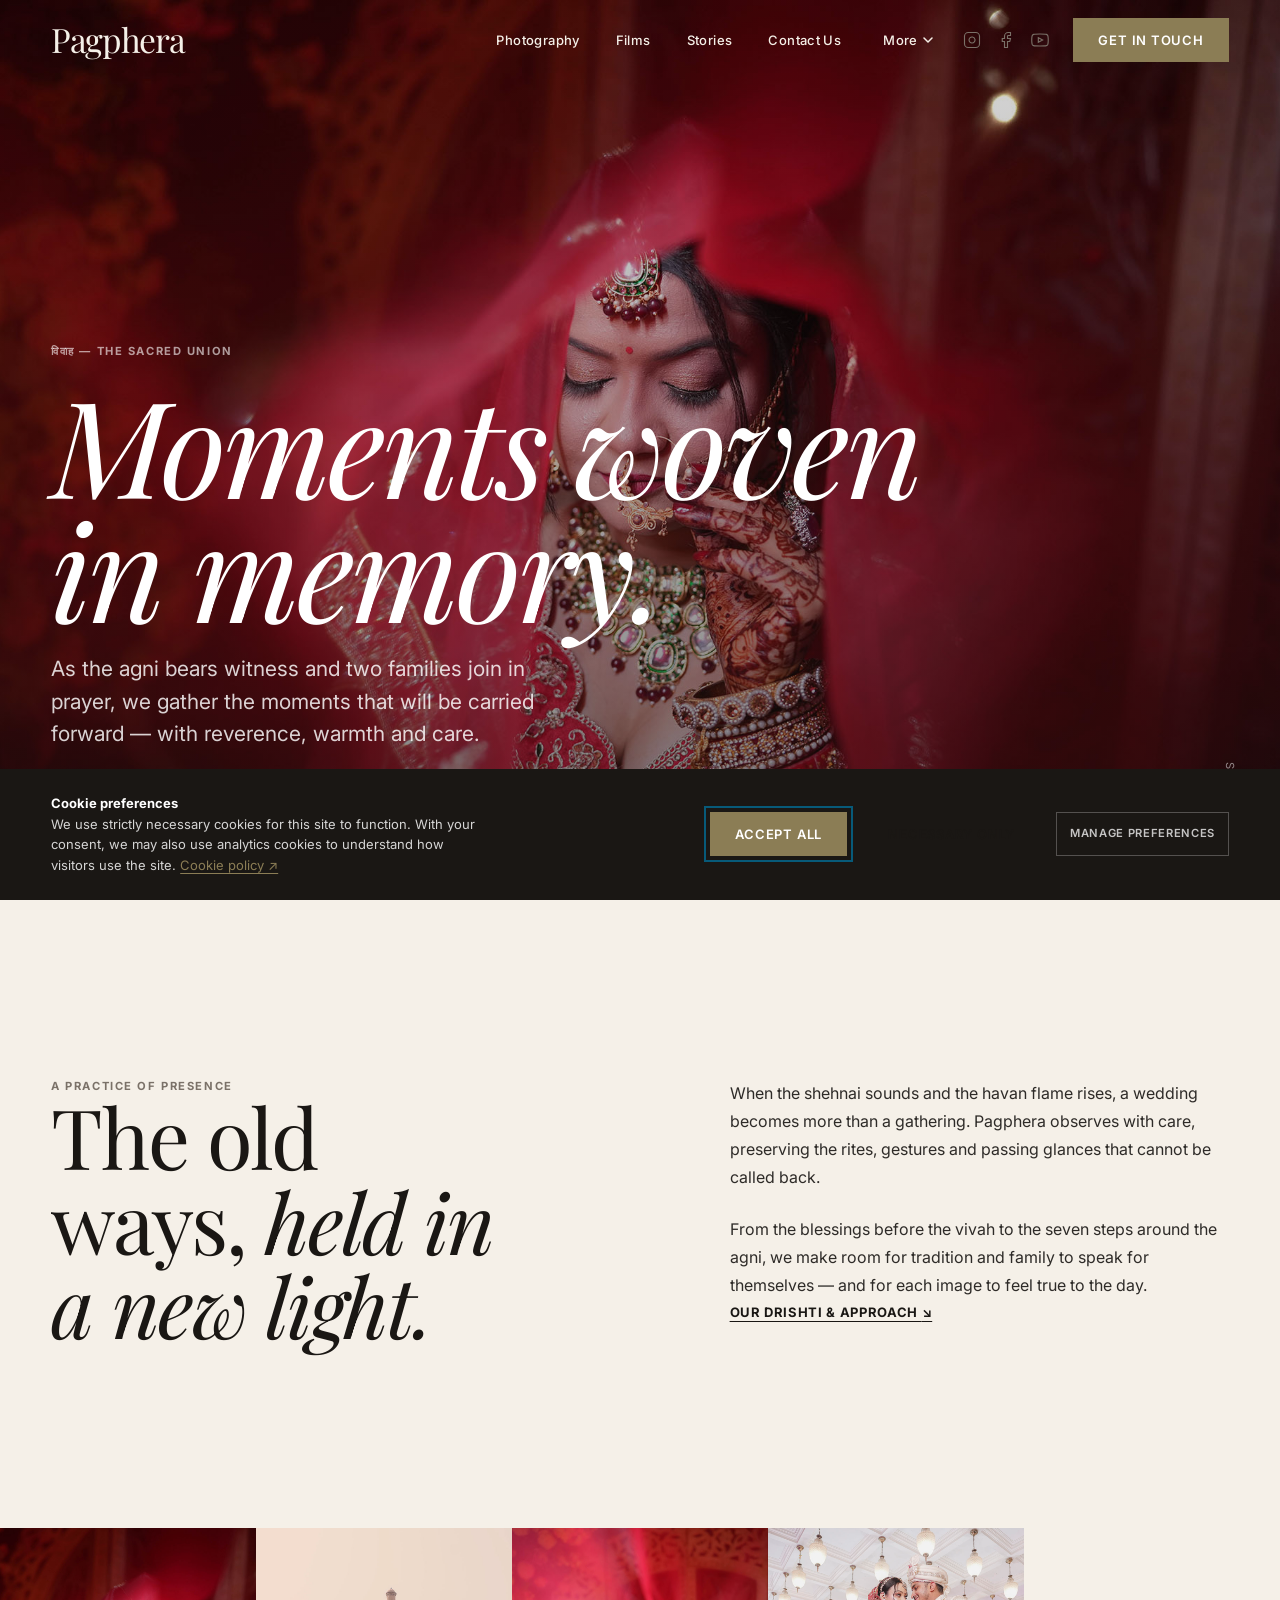
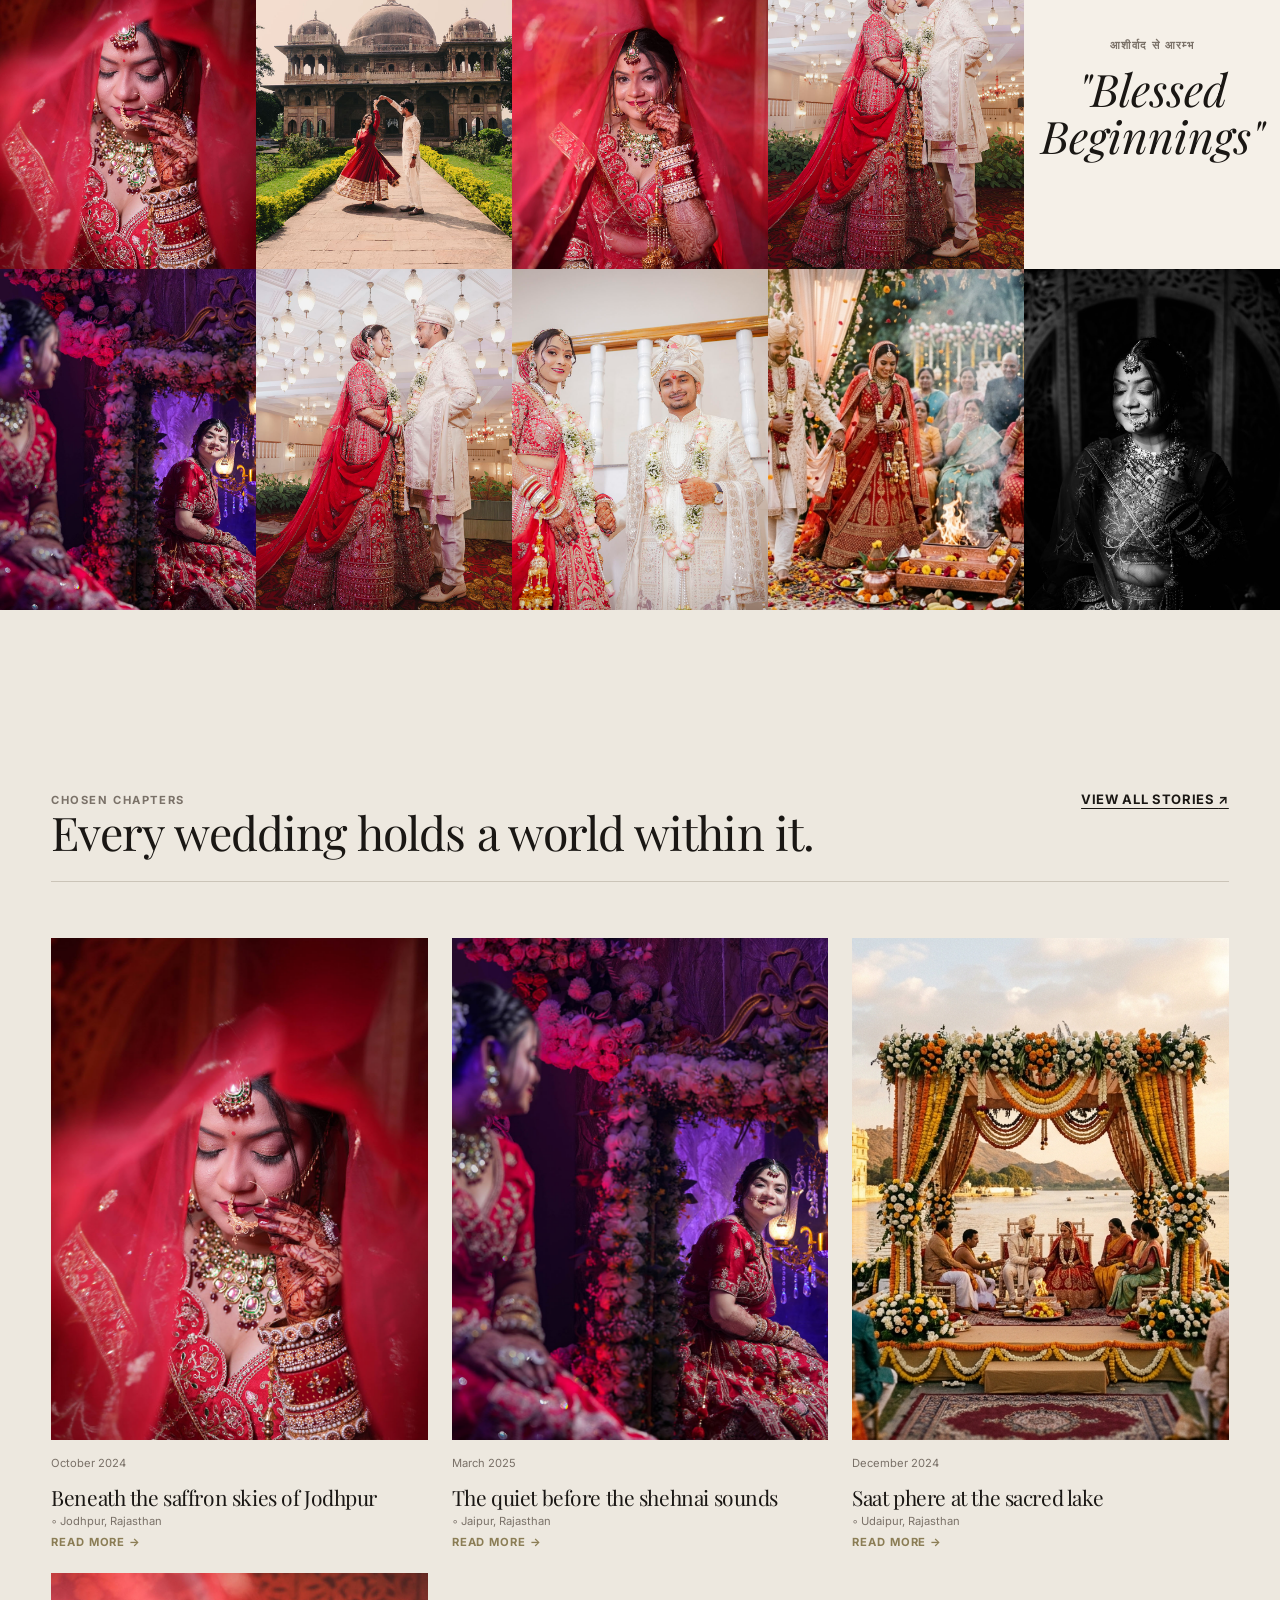
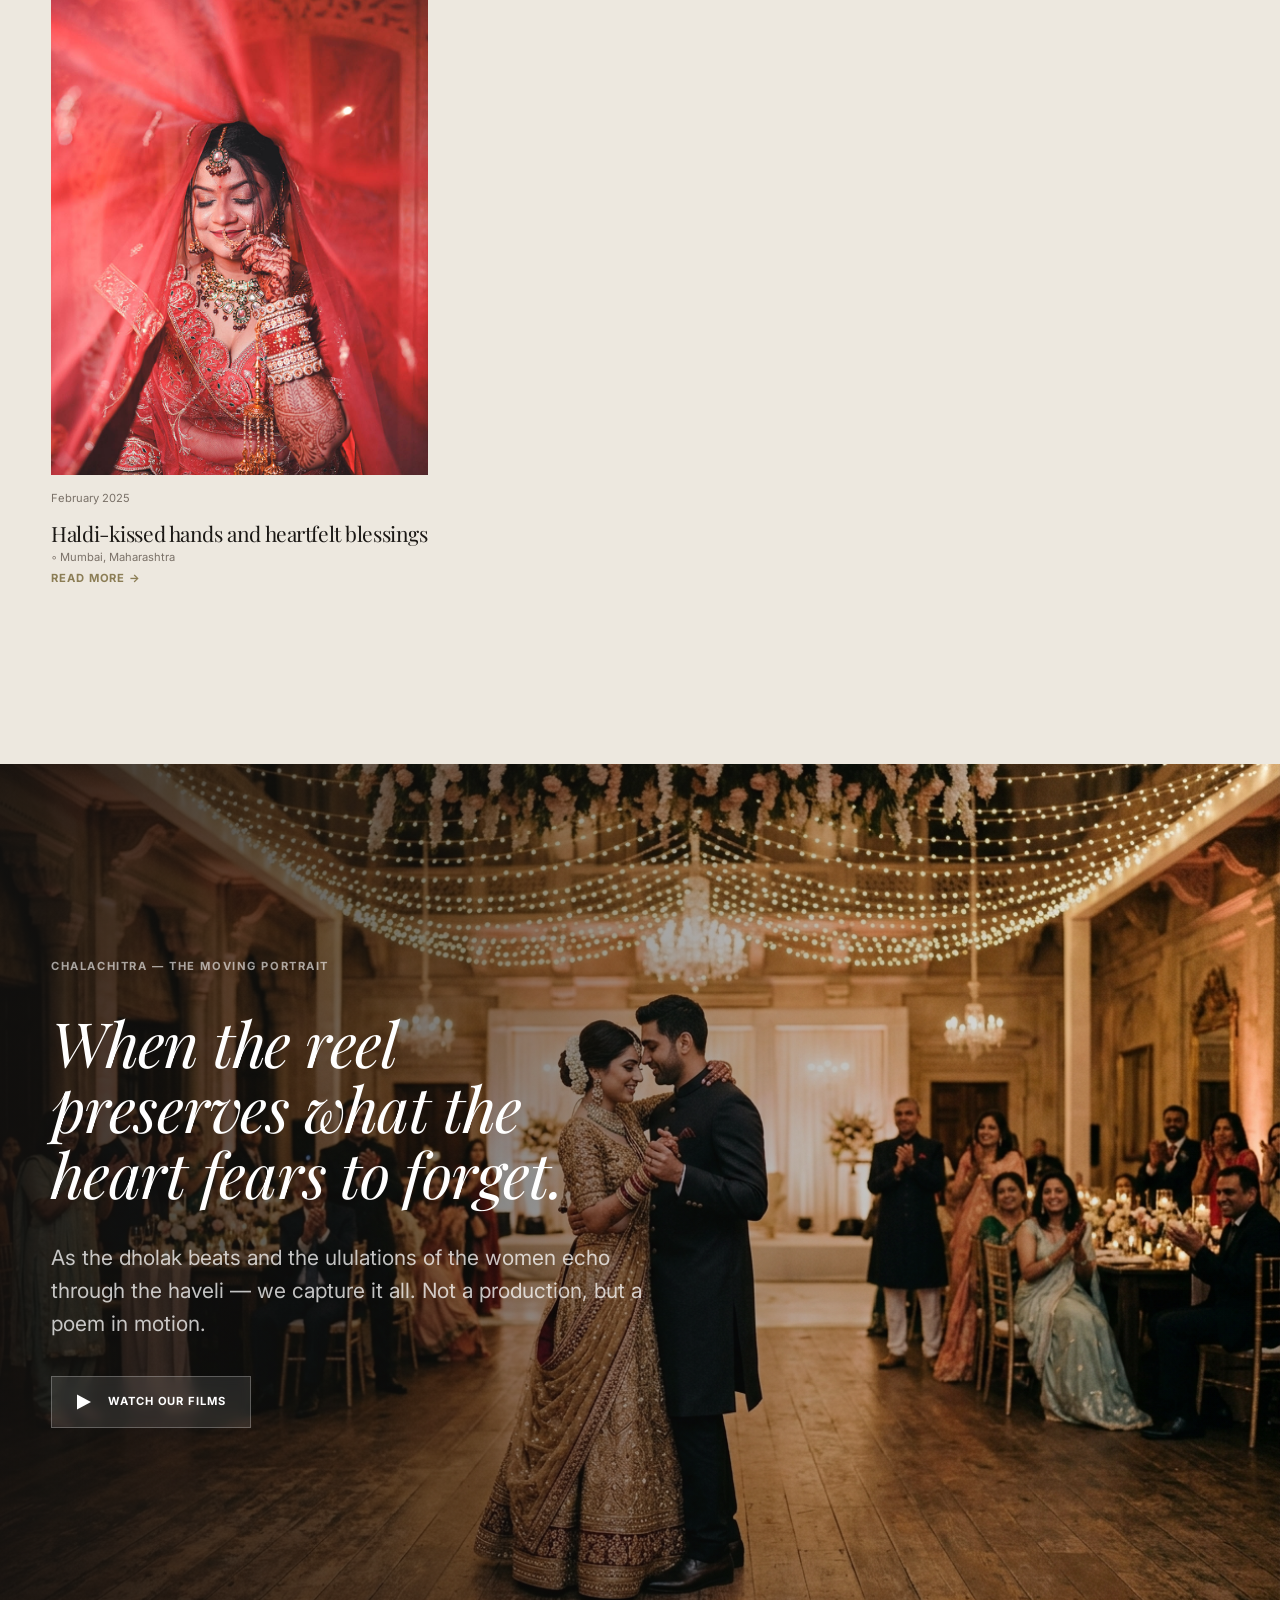
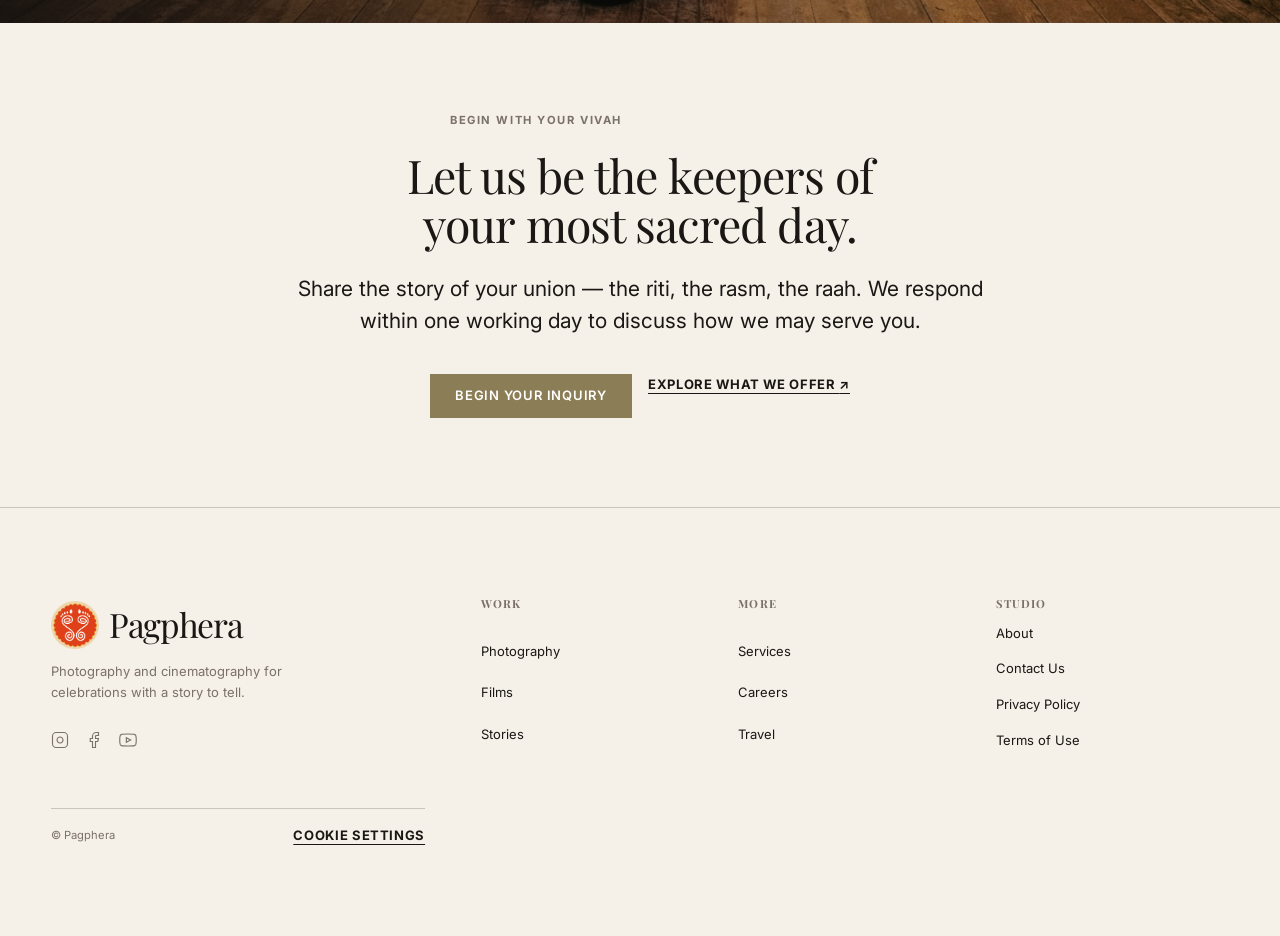
<file: index.html>
<!doctype html>
<html lang="en">

<head>
  <meta charset="UTF-8" />
  <meta name="viewport" content="width=device-width, initial-scale=1.0" />
  <meta name="description"
    content="Pagphera creates considered wedding photographs and films, witnessing Indian wedding traditions and the people who bring them to life." />
  <meta name="theme-color" content="#ede8df" />
  <meta property="og:title" content="Pagphera — Wedding Stories, Held in Light" />
  <meta property="og:description"
    content="Wedding photography and films shaped by tradition, family and the feeling of the day." />
  <meta property="og:type" content="website" />
  <title>Pagphera — Wedding Stories, Held in Light</title>
  <link rel="icon" href="assets/images/favicon.ico" type="image/svg+xml" />
  <link rel="preconnect" href="https://fonts.googleapis.com" />
  <link rel="preconnect" href="https://fonts.gstatic.com" crossorigin />
  <link
    href="https://fonts.googleapis.com/css2?family=Playfair+Display:ital,wght@0,400;0,500;0,600;1,400;1,500&family=Inter:wght@300;400;500;600;700&display=swap"
    rel="stylesheet" />
  <link rel="stylesheet" href="assets/css/reset.css" />
  <link rel="stylesheet" href="assets/css/tokens.css" />
  <link rel="stylesheet" href="assets/css/global.css" />
  <link rel="stylesheet" href="assets/css/components.css" />
  <link rel="stylesheet" href="assets/css/layouts.css" />
  <link rel="stylesheet" href="assets/css/responsive.css" />
  <script src="assets/js/navigation.js" defer></script>
  <script src="assets/js/gallery.js" defer></script>
  <script src="assets/js/cookie-consent.js" defer></script>
  <script src="assets/js/main.js" defer></script>
</head>

<body id="top" class="home-page">
  <a class="skip-link" href="#main-content">Skip to content</a>

  <!-- Site Header -->
  <header class="site-header" data-site-header>
    <div class="site-header__inner">
      <a class="wordmark" href="index.html" aria-label="Pagphera — return to home">Pagphera</a>

      <!-- Mobile toggle -->
      <button class="menu-toggle" type="button" aria-expanded="false" aria-controls="primary-navigation"
        aria-label="Toggle navigation menu">
        <span class="menu-toggle__icon" aria-hidden="true"></span>
      </button>

      <div class="nav-cluster">
        <nav class="site-navigation" id="primary-navigation" aria-label="Primary navigation">
          <a href="portfolio.html">Photography</a>
          <a href="films.html">Films</a>
          <a href="stories.html">Stories</a>
          <a href="inquiry.html">Contact Us</a>

          <!-- More dropdown -->
          <div class="nav-dropdown" data-nav-dropdown>
            <button class="nav-dropdown__toggle" type="button" aria-expanded="false" aria-haspopup="true"
              id="nav-dropdown-more">
              <span>More</span>
              <svg class="nav-dropdown__caret" width="10" height="6" viewBox="0 0 10 6" fill="none" aria-hidden="true"
                focusable="false">
                <path d="M1 1L5 5L9 1" stroke="currentColor" stroke-width="1.5" stroke-linecap="round"
                  stroke-linejoin="round" />
              </svg>
            </button>
            <div class="nav-dropdown__menu" role="menu" aria-labelledby="nav-dropdown-more">
              <a href="services.html" role="menuitem">Services</a>
              <a href="careers.html" role="menuitem">Careers</a>
              <a href="travel.html" role="menuitem">Travel</a>
            </div>
          </div>
        </nav>

        <!-- Social icons (desktop) -->
        <div class="nav-social" aria-label="Social media">
          <a href="https://instagram.com" target="_blank" rel="noopener noreferrer" aria-label="Instagram">
            <svg width="18" height="18" viewBox="0 0 24 24" fill="none" stroke="currentColor" stroke-width="1.5"
              aria-hidden="true" focusable="false">
              <rect x="2" y="2" width="20" height="20" rx="5" ry="5" />
              <path d="M16 11.37A4 4 0 1 1 12.63 8 4 4 0 0 1 16 11.37z" />
              <line x1="17.5" y1="6.5" x2="17.51" y2="6.5" />
            </svg>
          </a>
          <a href="https://facebook.com" target="_blank" rel="noopener noreferrer" aria-label="Facebook">
            <svg width="18" height="18" viewBox="0 0 24 24" fill="none" stroke="currentColor" stroke-width="1.5"
              aria-hidden="true" focusable="false">
              <path d="M18 2h-3a5 5 0 0 0-5 5v3H7v4h3v8h4v-8h3l1-4h-4V7a1 1 0 0 1 1-1h3z" />
            </svg>
          </a>
          <a href="https://youtube.com" target="_blank" rel="noopener noreferrer" aria-label="YouTube">
            <svg width="18" height="18" viewBox="0 0 24 24" fill="none" stroke="currentColor" stroke-width="1.5"
              aria-hidden="true" focusable="false">
              <path
                d="M22.54 6.42a2.78 2.78 0 0 0-1.95-1.96C18.88 4 12 4 12 4s-6.88 0-8.59.46A2.78 2.78 0 0 0 1.46 6.42 29 29 0 0 0 1 12a29 29 0 0 0 .46 5.58 2.78 2.78 0 0 0 1.95 1.95C5.12 20 12 20 12 20s6.88 0 8.59-.47a2.78 2.78 0 0 0 1.95-1.95A29 29 0 0 0 23 12a29 29 0 0 0-.46-5.58z" />
              <polygon points="9.75 15.02 15.5 12 9.75 8.98 9.75 15.02" />
            </svg>
          </a>
        </div>

        <!-- CTA button -->
        <a class="button button--gold" href="inquiry.html">Get In Touch</a>
      </div>
    </div>
  </header>

  <main id="main-content" tabindex="-1">

    <!-- Hero — full-screen portrait -->
    <section class="home-hero" aria-labelledby="hero-title">
      <div class="home-hero__media">
        <img src="assets/images/banner/banner.jpg"
          alt="Bridal portrait — authentic Indian bride photography by Pagphera." width="1920" height="1080"
          fetchpriority="high" />
      </div>
      <div class="home-hero__overlay" aria-hidden="true"></div>
      <div class="home-hero__content">
        <p class="eyebrow eyebrow--light">विवाह — The Sacred Union</p>
        <h1 id="hero-title"><em>Moments woven<br>in memory.</em></h1>
        <p class="lede">As the agni bears witness and two families join in prayer, we gather the moments that will be
          carried forward — with reverence, warmth and care.</p>
        <div class="hero-actions">
          <a class="button button--gold" href="portfolio.html">Our Photography</a>
          <a class="button button--ghost" href="inquiry.html">Get In Touch</a>
        </div>
      </div>
      <div class="home-hero__scroll" aria-hidden="true">
        <span>Scroll</span>
        <span class="scroll-line"></span>
      </div>
    </section>

    <!-- Introduction / About section -->
    <section class="intro-section" aria-labelledby="intro-title">
      <div class="intro-section__inner">
        <div>
          <p class="eyebrow">A practice of presence</p>
          <h2 class="intro-section__headline" id="intro-title">The old ways, <em>held in a new light.</em></h2>
        </div>
        <div class="intro-section__body">
          <div class="intro-section__copy flow">
            <p>When the shehnai sounds and the havan flame rises, a wedding becomes more than a gathering. Pagphera
              observes with care, preserving the rites, gestures and passing glances that cannot be called back.</p>
            <p>From the blessings before the vivah to the seven steps around the agni, we make room for tradition and
              family to speak for themselves — and for each image to feel true to the day.</p>
            <a class="text-link" href="about.html">Our drishti &amp; approach <span aria-hidden="true">↘</span></a>
          </div>

        </div>
      </div>
    </section>

    <!-- Editorial Photo Grid (masonry-style, HOTC inspired) -->
    <section aria-label="Featured wedding images" class="section section--full" style="padding-block:0;">
      <div class="photo-grid">
        <!-- Row 1 -->
        <div class="photo-grid__item photo-grid__item--port">
          <img src="assets/images/bride/bride-portrait.jpg" alt="Bridal portrait, crimson lehenga, golden jewels."
            loading="lazy" width="800" height="1067" />
        </div>
        <div class="photo-grid__item photo-grid__item--port">
          <img src="assets/images/groom-bride/groom_bride_wa_one.jpg" alt="Bride and groom in wedding attire, together."
            loading="lazy" width="800" height="1067" />
        </div>
        <div class="photo-grid__item photo-grid__item--port">
          <img src="assets/images/bride/bride-portrait-eyes-open.jpg"
            alt="Bride portrait, radiant eyes, heirloom jewels." loading="lazy" width="800" height="1067" />
        </div>
        <div class="photo-grid__item photo-grid__item--port">
          <img src="assets/images/groom-bride/groom_bride_ceil_pose_one.jpg"
            alt="Bride and groom, overhead pose, floral mandap." loading="lazy" width="800" height="1067" />
        </div>
        <!-- Text inset cell -->
        <div class="photo-grid__item photo-grid__item--text" aria-hidden="true">
          <span class="grid-text-label">आशीर्वाद से आरम्भ</span>
          <span class="grid-text-headline">"Blessed<br>Beginnings"</span>
        </div>
        <!-- Row 2 -->
        <div class="photo-grid__item photo-grid__item--port">
          <img src="assets/images/bride/bride-mirror-portrait-one.jpg"
            alt="Bride mirror reflection, floral decor, palace setting." loading="lazy" width="800" height="1067" />
        </div>
        <div class="photo-grid__item photo-grid__item--port">
          <img src="assets/images/groom-bride/groom_bride_ceil_pose_two.jpg"
            alt="Bride and groom overhead portrait, ceremony." loading="lazy" width="800" height="1067" />
        </div>
        <div class="photo-grid__item photo-grid__item--port">
          <img src="assets/images/groom-bride/groom_bride_starirs.jpg"
            alt="Couple descending palace stairs in wedding attire." loading="lazy" width="800" height="1067" />
        </div>
        <div class="photo-grid__item photo-grid__item--port">
          <img src="assets/images/stories/demo-pheras-fire.jpg" alt="Saptapadi — seven sacred vows around the agni."
            loading="lazy" width="800" height="1067" />
        </div>
        <div class="photo-grid__item photo-grid__item--port">
          <img src="assets/images/bride/bride-portrait-grayscale.jpg"
            alt="Monochrome bridal portrait, contemplative and timeless." loading="lazy" width="800" height="1067" />
        </div>
      </div>
    </section>

    <!-- Selected Stories (4-up card grid) -->
    <section class="section stories-section" id="stories" aria-labelledby="stories-title">
      <div class="stories-section__header">
        <div>
          <p class="eyebrow">Chosen chapters</p>
          <h2 id="stories-title">Every wedding holds a world within it.</h2>
        </div>
        <a class="text-link" href="stories.html">View all stories <span aria-hidden="true">↗</span></a>
      </div>
      <div class="story-grid">
        <article class="story-card">
          <a href="story.html" class="story-card__link" aria-label="View story: A golden afternoon in Jodhpur">
            <div class="story-card__media">
              <img src="assets/images/bride/bride-portrait.jpg" alt="A bride in a quiet, softly lit portrait."
                loading="lazy" width="800" height="1067" />
            </div>
            <div class="story-card__meta">
              <p class="story-card__date">October 2024</p>
              <h3>Beneath the saffron skies of Jodhpur</h3>
              <p class="story-card__location">◦ Jodhpur, Rajasthan</p>
              <span class="story-card__more">Read more →</span>
            </div>
          </a>
        </article>
        <article class="story-card">
          <a href="story.html" class="story-card__link" aria-label="View story: Before everyone arrives — Jaipur">
            <div class="story-card__media">
              <img src="assets/images/bride/bride-mirror-portrait-one.jpg"
                alt="A bride seen in the reflection of a mirror." loading="lazy" width="800" height="1067" />
            </div>
            <div class="story-card__meta">
              <p class="story-card__date">March 2025</p>
              <h3>The quiet before the shehnai sounds</h3>
              <p class="story-card__location">◦ Jaipur, Rajasthan</p>
              <span class="story-card__more">Read more →</span>
            </div>
          </a>
        </article>
        <article class="story-card">
          <a href="story.html" class="story-card__link" aria-label="View story: Where the water meets the vows">
            <div class="story-card__media">
              <img src="assets/images/stories/demo-ceremony-mandap.jpg"
                alt="A wedding mandap prepared for the ceremony." loading="lazy" width="800" height="600" />
            </div>
            <div class="story-card__meta">
              <p class="story-card__date">December 2024</p>
              <h3>Saat phere at the sacred lake</h3>
              <p class="story-card__location">◦ Udaipur, Rajasthan</p>
              <span class="story-card__more">Read more →</span>
            </div>
          </a>
        </article>
        <article class="story-card">
          <a href="story.html" class="story-card__link" aria-label="View story: The light at the end of mehndi">
            <div class="story-card__media">
              <img src="assets/images/bride/bride-portrait-eyes-closed.jpg"
                alt="A close portrait of a bride with eyes gently closed." loading="lazy" width="800" height="1067" />
            </div>
            <div class="story-card__meta">
              <p class="story-card__date">February 2025</p>
              <h3>Haldi-kissed hands and heartfelt blessings</h3>
              <p class="story-card__location">◦ Mumbai, Maharashtra</p>
              <span class="story-card__more">Read more →</span>
            </div>
          </a>
        </article>
      </div>
    </section>

    <!-- Films / Cinematography Feature -->
    <section class="films-home-section" aria-labelledby="films-title">
      <div class="films-home-section__media">
        <img src="assets/images/stories/demo-reception-night.jpg"
          alt="A couple sharing their first dance beneath warm reception lights." width="1280" height="853"
          loading="lazy" />
      </div>
      <div class="films-home-section__overlay" aria-hidden="true"></div>
      <div class="films-home-section__content">
        <p class="eyebrow eyebrow--light">Chalachitra — The Moving Portrait</p>
        <h2 id="films-title"><em>When the reel preserves what the heart fears to forget.</em></h2>
        <p class="lede">As the dholak beats and the ululations of the women echo through the haveli — we capture it all.
          Not a production, but a poem in motion.</p>
        <div class="hero-actions">
          <a class="film-play-btn" href="films.html">
            <svg width="16" height="18" viewBox="0 0 16 18" fill="currentColor" aria-hidden="true" focusable="false">
              <path d="M1 1.5L15 9L1 16.5V1.5Z" />
            </svg>
            Watch our films
          </a>
        </div>
      </div>
    </section>

    <!-- Full-bleed image break -->
    <!-- <div class="full-bleed" aria-label="Wedding ceremony detail">
        <img
          src="assets/images/stories/demo-destination-landscape.jpg"
          alt="A hilltop palace and surrounding landscape at sunset."
          width="1600"
          height="900"
          loading="lazy"
        />
        <div class="full-bleed__caption">
          <p>Destination wedding · Rajasthan</p>
        </div>
      </div> -->

    <!-- CTA Section -->
    <section class="section cta-section" id="inquire" aria-labelledby="cta-title">
      <div class="cta-section__inner flow">
        <p class="eyebrow">Begin with your vivah</p>
        <h2 id="cta-title">Let us be the keepers of your most sacred day.</h2>
        <p class="lede">Share the story of your union — the riti, the rasm, the raah. We respond within one working day
          to discuss how we may serve you.</p>
        <div class="cta-section__actions">
          <a class="button button--gold" href="inquiry.html">Begin your inquiry</a>
          <a class="text-link" href="services.html">Explore What We Offer <span aria-hidden="true">↗</span></a>
        </div>
      </div>
    </section>

  </main>

  <!-- Site Footer -->
  <footer class="site-footer" aria-label="Site footer">
    <div class="site-footer__inner">
      <div class="site-footer__brand">
        <a class="wordmark" href="index.html" aria-label="Pagphera — return to home">Pagphera</a>
        <p>Photography and cinematography for celebrations with a story to tell.</p>
        <div class="footer-social" aria-label="Follow us">
          <a href="#" aria-label="Instagram" rel="noopener">
            <svg width="18" height="18" viewBox="0 0 24 24" fill="none" stroke="currentColor" stroke-width="1.5"
              aria-hidden="true" focusable="false">
              <rect x="2" y="2" width="20" height="20" rx="5" />
              <path d="M16 11.37A4 4 0 1 1 12.63 8 4 4 0 0 1 16 11.37z" />
              <line x1="17.5" y1="6.5" x2="17.51" y2="6.5" />
            </svg>
          </a>
          <a href="#" aria-label="Facebook" rel="noopener">
            <svg width="18" height="18" viewBox="0 0 24 24" fill="none" stroke="currentColor" stroke-width="1.5"
              aria-hidden="true" focusable="false">
              <path d="M18 2h-3a5 5 0 0 0-5 5v3H7v4h3v8h4v-8h3l1-4h-4V7a1 1 0 0 1 1-1h3z" />
            </svg>
          </a>
          <a href="#" aria-label="YouTube" rel="noopener">
            <svg width="18" height="18" viewBox="0 0 24 24" fill="none" stroke="currentColor" stroke-width="1.5"
              aria-hidden="true" focusable="false">
              <path
                d="M22.54 6.42a2.78 2.78 0 0 0-1.95-1.96C18.88 4 12 4 12 4s-6.88 0-8.59.46A2.78 2.78 0 0 0 1.46 6.42 29 29 0 0 0 1 12a29 29 0 0 0 .46 5.58 2.78 2.78 0 0 0 1.95 1.95C5.12 20 12 20 12 20s6.88 0 8.59-.47a2.78 2.78 0 0 0 1.95-1.95A29 29 0 0 0 23 12a29 29 0 0 0-.46-5.58z" />
              <polygon points="9.75 15.02 15.5 12 9.75 8.98 9.75 15.02" />
            </svg>
          </a>
        </div>
      </div>
      <nav class="site-footer__nav" aria-label="Footer navigation">
        <div class="footer-nav-group">
          <h3 class="footer-nav-group__label">Work</h3>
          <ul>
            <li><a href="portfolio.html">Photography</a></li>
            <li><a href="films.html">Films</a></li>
            <li><a href="stories.html">Stories</a></li>
          </ul>
        </div>
        <div class="footer-nav-group">
          <h3 class="footer-nav-group__label">More</h3>
          <ul>
            <li><a href="services.html">Services</a></li>
            <li><a href="careers.html">Careers</a></li>
            <li><a href="travel.html">Travel</a></li>
          </ul>
        </div>
        <div class="footer-nav-group">
          <h3 class="footer-nav-group__label">Studio</h3>
          <ul>
            <li><a href="about.html">About</a></li>
            <li><a href="inquiry.html">Contact Us</a></li>
            <li><a href="privacy-policy.html">Privacy Policy</a></li>
            <li><a href="terms.html">Terms of Use</a></li>
          </ul>
        </div>
      </nav>
      <div class="site-footer__bottom">
        <p class="site-footer__note">© Pagphera</p>
        <button class="text-link cookie-settings-trigger" type="button" id="cookie-settings-trigger"
          aria-label="Manage cookie preferences">Cookie settings</button>
      </div>
    </div>
  </footer>

  <!-- Cookie Consent Banner -->
  <div class="cookie-banner" id="cookie-banner" role="region" aria-label="Cookie consent" aria-live="polite" hidden>
    <div class="cookie-banner__inner">
      <div class="cookie-banner__copy">
        <p><strong>Cookie preferences</strong></p>
        <p>We use strictly necessary cookies for this site to function. With your consent, we may also use analytics
          cookies to understand how visitors use the site. <a href="cookie-policy.html">Cookie policy ↗</a></p>
      </div>
      <div class="cookie-banner__actions">
        <button class="button button--gold" type="button" id="cookie-accept-all">Accept all</button>
        <button class="button button--outline" type="button" id="cookie-reject-optional">Necessary only</button>
        <button class="button button--ghost-sm" type="button" id="cookie-open-prefs">Manage preferences</button>
      </div>
    </div>
  </div>

  <!-- Cookie Preferences Dialog -->
  <dialog class="cookie-dialog" id="cookie-dialog" aria-labelledby="cookie-dialog-title">
    <div class="cookie-dialog__inner">
      <div class="cookie-dialog__header">
        <h2 id="cookie-dialog-title" class="cookie-dialog__title">Manage cookie preferences</h2>
        <button class="cookie-dialog__close" type="button" aria-label="Close cookie preferences dialog"
          id="cookie-dialog-close">
          <svg width="16" height="16" viewBox="0 0 16 16" fill="none" aria-hidden="true" focusable="false">
            <path d="M2 2L14 14M14 2L2 14" stroke="currentColor" stroke-width="1.5" />
          </svg>
        </button>
      </div>
      <div class="cookie-dialog__body">
        <div class="cookie-category">
          <div class="cookie-category__header">
            <div>
              <h3 class="cookie-category__name">Strictly necessary</h3>
              <p class="cookie-category__desc">Required for the site to function. Cannot be disabled.</p>
            </div>
            <span class="cookie-toggle cookie-toggle--always-on" aria-label="Always active">Always on</span>
          </div>
        </div>
        <div class="cookie-category">
          <div class="cookie-category__header">
            <div>
              <h3 class="cookie-category__name">Analytics</h3>
              <p class="cookie-category__desc">Helps us understand how visitors use the site. No personal data sold or
                shared.</p>
            </div>
            <label class="cookie-toggle" aria-label="Toggle analytics cookies">
              <input type="checkbox" id="pref-analytics" name="analytics" />
              <span class="cookie-toggle__track" aria-hidden="true"></span>
            </label>
          </div>
        </div>
      </div>
      <div class="cookie-dialog__footer">
        <button class="button button--gold" type="button" id="cookie-save-prefs">Save preferences</button>
      </div>
    </div>
  </dialog>

  <!-- Scroll to top -->
  <button class="scroll-to-top" id="scroll-to-top" aria-label="Scroll back to top" title="Back to top">
    <svg width="20" height="20" viewBox="0 0 24 24" fill="none" stroke="currentColor" stroke-width="2"
      stroke-linecap="round" stroke-linejoin="round" aria-hidden="true" focusable="false">
      <path d="M18 15L12 9L6 15" />
    </svg>
  </button>

</body>

</html>
</file>
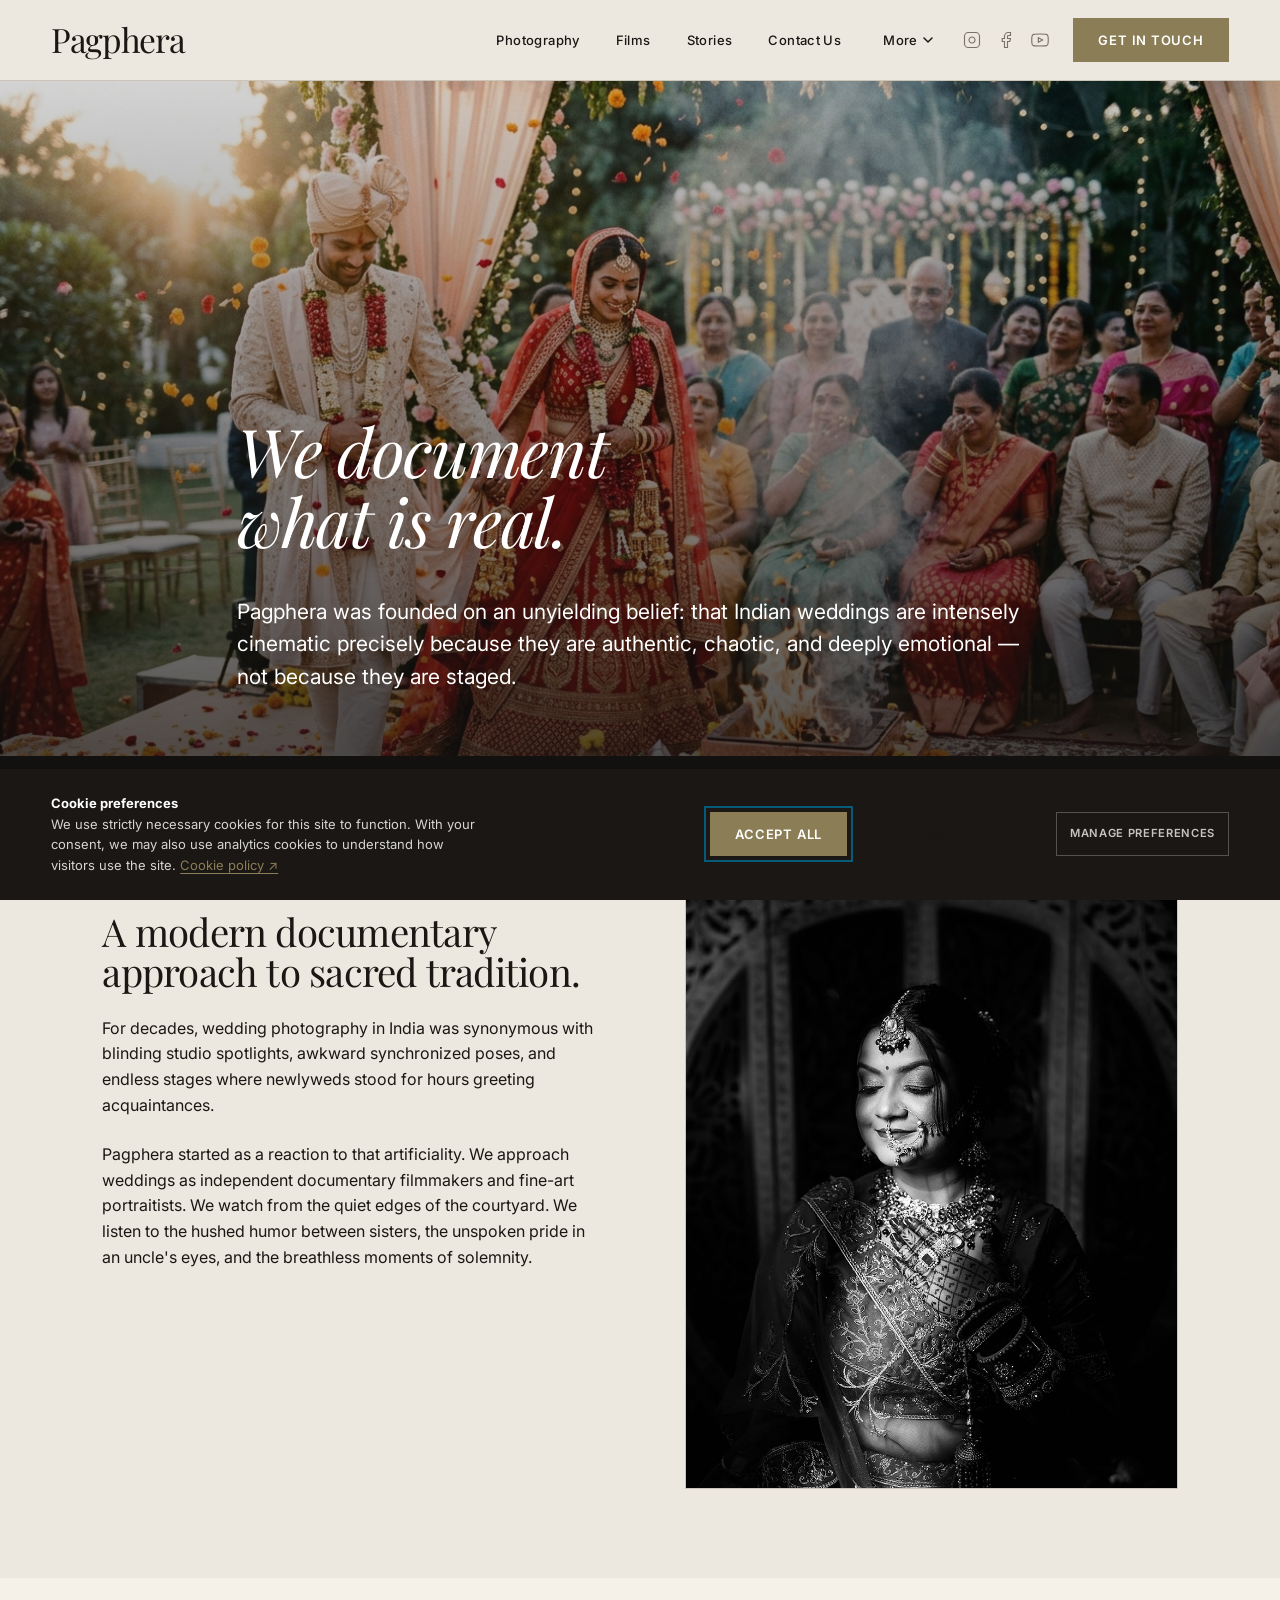
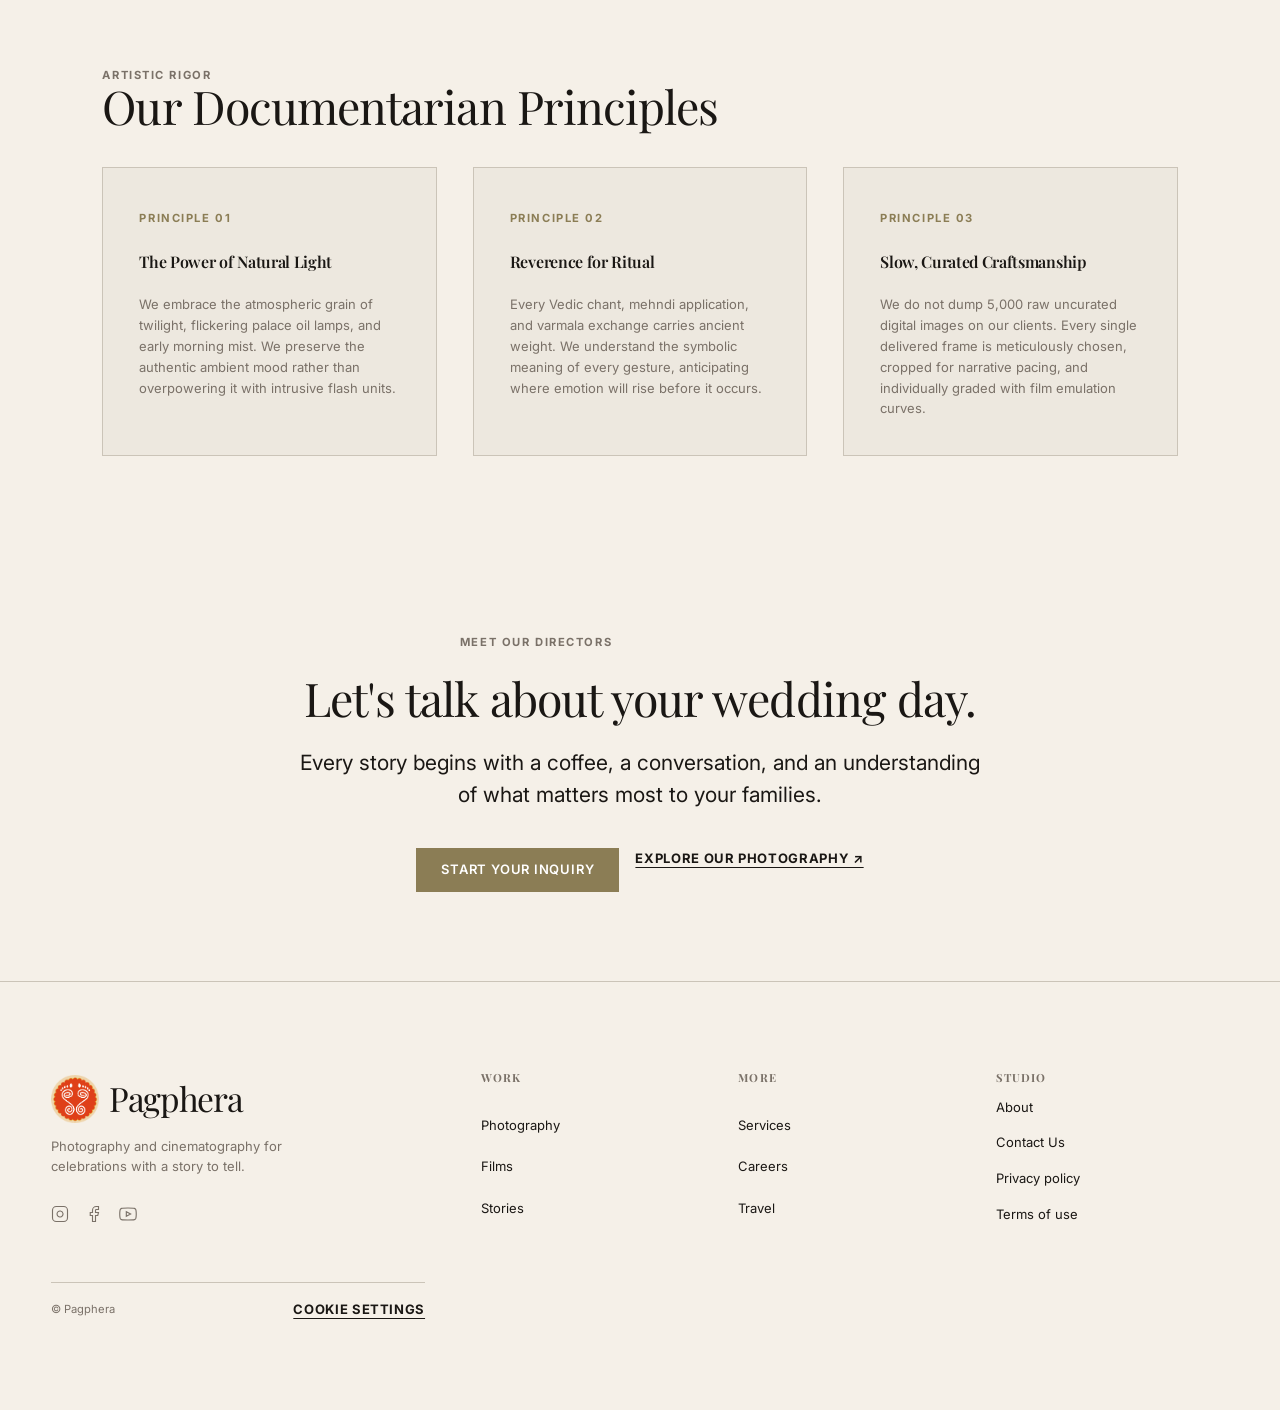
<file: about.html>
<!doctype html>
<html lang="en">

<head>
  <meta charset="UTF-8" />
  <meta name="viewport" content="width=device-width, initial-scale=1.0" />
  <meta name="description"
    content="About Pagphera — our philosophy, our documentary approach to luxury Indian wedding storytelling, and the artists behind the cameras." />
  <meta name="theme-color" content="#ede8df" />
  <title>About the Studio — Pagphera</title>
  <link rel="icon" href="assets/images/favicon.ico" type="image/svg+xml" />
  <link rel="preconnect" href="https://fonts.googleapis.com" />
  <link rel="preconnect" href="https://fonts.gstatic.com" crossorigin />
  <link
    href="https://fonts.googleapis.com/css2?family=Playfair+Display:ital,wght@0,400;0,500;0,600;1,400;1,500&family=Inter:wght@300;400;500;600;700&display=swap"
    rel="stylesheet" />
  <link rel="stylesheet" href="assets/css/reset.css" />
  <link rel="stylesheet" href="assets/css/tokens.css" />
  <link rel="stylesheet" href="assets/css/global.css" />
  <link rel="stylesheet" href="assets/css/components.css" />
  <link rel="stylesheet" href="assets/css/layouts.css" />
  <link rel="stylesheet" href="assets/css/responsive.css" />
  <script src="assets/js/navigation.js" defer></script>
  <script src="assets/js/cookie-consent.js" defer></script>
  <script src="assets/js/main.js" defer></script>
</head>

<body id="top">
  <a class="skip-link" href="#main-content">Skip to content</a>

  <!-- Site Header -->
  <header class="site-header" data-site-header>
    <div class="site-header__inner">
      <a class="wordmark" href="index.html" aria-label="Pagphera — return to home">Pagphera</a>

      <button class="menu-toggle" type="button" aria-expanded="false" aria-controls="primary-navigation"
        aria-label="Toggle navigation menu">
        <span class="menu-toggle__icon" aria-hidden="true"></span>
      </button>

      <div class="nav-cluster">
        <nav class="site-navigation" id="primary-navigation" aria-label="Primary navigation">
          <a href="portfolio.html">Photography</a>
          <a href="films.html">Films</a>
          <a href="stories.html">Stories</a>
          <a href="inquiry.html">Contact Us</a>

          <!-- More dropdown -->
          <div class="nav-dropdown" data-nav-dropdown>
            <button class="nav-dropdown__toggle" type="button" aria-expanded="false" aria-haspopup="true"
              id="nav-dropdown-more">
              <span>More</span>
              <svg class="nav-dropdown__caret" width="10" height="6" viewBox="0 0 10 6" fill="none" aria-hidden="true"
                focusable="false">
                <path d="M1 1L5 5L9 1" stroke="currentColor" stroke-width="1.5" stroke-linecap="round"
                  stroke-linejoin="round" />
              </svg>
            </button>
            <div class="nav-dropdown__menu" role="menu" aria-labelledby="nav-dropdown-more">
              <a href="services.html" role="menuitem">Services</a>
              <a href="careers.html" role="menuitem">Careers</a>
              <a href="travel.html" role="menuitem">Travel</a>
            </div>
          </div>
        </nav>

        <div class="nav-social" aria-label="Social media">
          <a href="https://instagram.com" target="_blank" rel="noopener noreferrer" aria-label="Instagram">
            <svg width="18" height="18" viewBox="0 0 24 24" fill="none" stroke="currentColor" stroke-width="1.5"
              aria-hidden="true" focusable="false">
              <rect x="2" y="2" width="20" height="20" rx="5" ry="5" />
              <path d="M16 11.37A4 4 0 1 1 12.63 8 4 4 0 0 1 16 11.37z" />
              <line x1="17.5" y1="6.5" x2="17.51" y2="6.5" />
            </svg>
          </a>
          <a href="https://facebook.com" target="_blank" rel="noopener noreferrer" aria-label="Facebook">
            <svg width="18" height="18" viewBox="0 0 24 24" fill="none" stroke="currentColor" stroke-width="1.5"
              aria-hidden="true" focusable="false">
              <path d="M18 2h-3a5 5 0 0 0-5 5v3H7v4h3v8h4v-8h3l1-4h-4V7a1 1 0 0 1 1-1h3z" />
            </svg>
          </a>
          <a href="https://youtube.com" target="_blank" rel="noopener noreferrer" aria-label="YouTube">
            <svg width="18" height="18" viewBox="0 0 24 24" fill="none" stroke="currentColor" stroke-width="1.5"
              aria-hidden="true" focusable="false">
              <path
                d="M22.54 6.42a2.78 2.78 0 0 0-1.95-1.96C18.88 4 12 4 12 4s-6.88 0-8.59.46A2.78 2.78 0 0 0 1.46 6.42 29 29 0 0 0 1 12a29 29 0 0 0 .46 5.58 2.78 2.78 0 0 0 1.95 1.95C5.12 20 12 20 12 20s6.88 0 8.59-.47a2.78 2.78 0 0 0 1.95-1.95A29 29 0 0 0 23 12a29 29 0 0 0-.46-5.58z" />
              <polygon points="9.75 15.02 15.5 12 9.75 8.98 9.75 15.02" />
            </svg>
          </a>
        </div>

        <a class="button button--gold" href="inquiry.html">Get In Touch</a>
      </div>
    </div>
  </header>

  <main id="main-content" tabindex="-1">

    <!-- About Hero -->
    <section class="about-hero" aria-labelledby="about-title">
      <div class="about-hero__media" style="position: relative; max-height: 75vh; overflow: hidden;">
        <img src="assets/images/stories/demo-pheras-fire.jpg" alt="Pheras ceremony sacred fire in Rajasthan palace."
          width="1280" height="853" fetchpriority="high" />
        <div class="home-hero__overlay" aria-hidden="true"></div>
      </div>
      <div class="about-hero__content section-inner flow" style="margin-block-start: var(--space-6);">
        <p class="eyebrow">About Pagphera</p>
        <h1 id="about-title" style="font-size: clamp(2.4rem, 1.8rem + 3vw, 4.5rem);">
          <em>We document</em><br>what is real.
        </h1>
        <p class="lede page-header__lede">
          Pagphera was founded on an unyielding belief: that Indian weddings are intensely cinematic precisely because
          they are authentic, chaotic, and deeply emotional — not because they are staged.
        </p>
      </div>
    </section>

    <!-- Philosophy / Ethos -->
    <section class="section about-story-section" aria-labelledby="philosophy-title">
      <div class="section-inner">
        <div class="about-story-grid" style="gap: var(--space-7); align-items: start;">
          <div class="flow">
            <p class="eyebrow">The Studio Origin</p>
            <h2 id="philosophy-title"
              style="font-family: var(--font-display); font-size: clamp(1.8rem, 1.2rem + 1.5vw, 2.6rem);">A modern
              documentary approach to sacred tradition.</h2>
            <p>For decades, wedding photography in India was synonymous with blinding studio spotlights, awkward
              synchronized poses, and endless stages where newlyweds stood for hours greeting acquaintances.</p>
            <p>Pagphera started as a reaction to that artificiality. We approach weddings as independent documentary
              filmmakers and fine-art portraitists. We watch from the quiet edges of the courtyard. We listen to the
              hushed humor between sisters, the unspoken pride in an uncle's eyes, and the breathless moments of
              solemnity.</p>
          </div>
          <div>
            <img src="assets/images/bride/bride-portrait-grayscale.jpg"
              alt="Fine art grayscale bridal portrait demonstrating our editorial aesthetic."
              style="width: 100%; aspect-ratio: 4/5; object-fit: cover; border: 1px solid var(--color-line);"
              loading="lazy" />
          </div>
        </div>
      </div>
    </section>

    <!-- Approach Pillars -->
    <section class="section about-approach" style="background: var(--color-cream);" aria-labelledby="approach-title">
      <div class="section-inner flow">
        <div style="margin-block-end: var(--space-5);">
          <p class="eyebrow">Artistic Rigor</p>
          <h2 id="approach-title">Our Documentarian Principles</h2>
        </div>

        <div class="about-approach__items"
          style="display: grid; grid-template-columns: repeat(auto-fit, minmax(18rem, 1fr)); gap: var(--space-5);">
          <div class="about-approach__item flow"
            style="background: var(--color-bg); padding: var(--space-5); border: 1px solid var(--color-line);">
            <span class="eyebrow" style="color: var(--color-gold);">Principle 01</span>
            <h3 style="font-size: var(--text-base); font-weight: 600;">The Power of Natural Light</h3>
            <p style="font-size: var(--text-sm); color: var(--color-muted);">We embrace the atmospheric grain of
              twilight, flickering palace oil lamps, and early morning mist. We preserve the authentic ambient mood
              rather than overpowering it with intrusive flash units.</p>
          </div>

          <div class="about-approach__item flow"
            style="background: var(--color-bg); padding: var(--space-5); border: 1px solid var(--color-line);">
            <span class="eyebrow" style="color: var(--color-gold);">Principle 02</span>
            <h3 style="font-size: var(--text-base); font-weight: 600;">Reverence for Ritual</h3>
            <p style="font-size: var(--text-sm); color: var(--color-muted);">Every Vedic chant, mehndi application, and
              varmala exchange carries ancient weight. We understand the symbolic meaning of every gesture, anticipating
              where emotion will rise before it occurs.</p>
          </div>

          <div class="about-approach__item flow"
            style="background: var(--color-bg); padding: var(--space-5); border: 1px solid var(--color-line);">
            <span class="eyebrow" style="color: var(--color-gold);">Principle 03</span>
            <h3 style="font-size: var(--text-base); font-weight: 600;">Slow, Curated Craftsmanship</h3>
            <p style="font-size: var(--text-sm); color: var(--color-muted);">We do not dump 5,000 raw uncurated digital
              images on our clients. Every single delivered frame is meticulously chosen, cropped for narrative pacing,
              and individually graded with film emulation curves.</p>
          </div>
        </div>
      </div>
    </section>



    <!-- CTA Section -->
    <section class="section cta-section" aria-labelledby="about-cta-title">
      <div class="cta-section__inner flow">
        <p class="eyebrow">Meet our directors</p>
        <h2 id="about-cta-title">Let's talk about your wedding day.</h2>
        <p class="lede">Every story begins with a coffee, a conversation, and an understanding of what matters most to
          your families.</p>
        <div class="cta-section__actions">
          <a class="button button--gold" href="inquiry.html">Start your inquiry</a>
          <a class="text-link" href="portfolio.html">Explore our photography <span aria-hidden="true">↗</span></a>
        </div>
      </div>
    </section>

  </main>

  <!-- Site Footer -->
  <footer class="site-footer" aria-label="Site footer">
    <div class="site-footer__inner">
      <div class="site-footer__brand">
        <a class="wordmark" href="index.html" aria-label="Pagphera — return to home">Pagphera</a>
        <p>Photography and cinematography for celebrations with a story to tell.</p>
        <div class="footer-social" aria-label="Follow us">
          <a href="https://instagram.com" target="_blank" rel="noopener noreferrer" aria-label="Instagram">
            <svg width="18" height="18" viewBox="0 0 24 24" fill="none" stroke="currentColor" stroke-width="1.5"
              aria-hidden="true" focusable="false">
              <rect x="2" y="2" width="20" height="20" rx="5" ry="5" />
              <path d="M16 11.37A4 4 0 1 1 12.63 8 4 4 0 0 1 16 11.37z" />
              <line x1="17.5" y1="6.5" x2="17.51" y2="6.5" />
            </svg>
          </a>
          <a href="https://facebook.com" target="_blank" rel="noopener noreferrer" aria-label="Facebook">
            <svg width="18" height="18" viewBox="0 0 24 24" fill="none" stroke="currentColor" stroke-width="1.5"
              aria-hidden="true" focusable="false">
              <path d="M18 2h-3a5 5 0 0 0-5 5v3H7v4h3v8h4v-8h3l1-4h-4V7a1 1 0 0 1 1-1h3z" />
            </svg>
          </a>
          <a href="https://youtube.com" target="_blank" rel="noopener noreferrer" aria-label="YouTube">
            <svg width="18" height="18" viewBox="0 0 24 24" fill="none" stroke="currentColor" stroke-width="1.5"
              aria-hidden="true" focusable="false">
              <path
                d="M22.54 6.42a2.78 2.78 0 0 0-1.95-1.96C18.88 4 12 4 12 4s-6.88 0-8.59.46A2.78 2.78 0 0 0 1.46 6.42 29 29 0 0 0 1 12a29 29 0 0 0 .46 5.58 2.78 2.78 0 0 0 1.95 1.95C5.12 20 12 20 12 20s6.88 0 8.59-.47a2.78 2.78 0 0 0 1.95-1.95A29 29 0 0 0 23 12a29 29 0 0 0-.46-5.58z" />
              <polygon points="9.75 15.02 15.5 12 9.75 8.98 9.75 15.02" />
            </svg>
          </a>
        </div>
      </div>
      <nav class="site-footer__nav" aria-label="Footer navigation">
        <div class="footer-nav-group">
          <h3 class="footer-nav-group__label">Work</h3>
          <ul>
            <li><a href="portfolio.html">Photography</a></li>
            <li><a href="films.html">Films</a></li>
            <li><a href="stories.html">Stories</a></li>
          </ul>
        </div>
        <div class="footer-nav-group">
          <h3 class="footer-nav-group__label">More</h3>
          <ul>
            <li><a href="services.html">Services</a></li>
            <li><a href="careers.html">Careers</a></li>
            <li><a href="travel.html">Travel</a></li>
          </ul>
        </div>
        <div class="footer-nav-group">
          <h3 class="footer-nav-group__label">Studio</h3>
          <ul>
            <li><a href="about.html" aria-current="page">About</a></li>
            <li><a href="inquiry.html">Contact Us</a></li>
            <li><a href="privacy-policy.html">Privacy policy</a></li>
            <li><a href="terms.html">Terms of use</a></li>
          </ul>
        </div>
      </nav>
      <div class="site-footer__bottom">
        <p class="site-footer__note">© Pagphera</p>
        <button class="text-link cookie-settings-trigger" type="button" id="cookie-settings-trigger"
          aria-label="Manage cookie preferences">Cookie settings</button>
      </div>
    </div>
  </footer>

  <!-- Cookie Consent Banner -->
  <div class="cookie-banner" id="cookie-banner" role="region" aria-label="Cookie consent" aria-live="polite" hidden>
    <div class="cookie-banner__inner">
      <div class="cookie-banner__copy">
        <p><strong>Cookie preferences</strong></p>
        <p>We use strictly necessary cookies for this site to function. With your consent, we may also use analytics
          cookies to understand how visitors use the site. <a href="cookie-policy.html">Cookie policy ↗</a></p>
      </div>
      <div class="cookie-banner__actions">
        <button class="button button--gold" type="button" id="cookie-accept-all">Accept all</button>
        <button class="button button--outline" type="button" id="cookie-reject-optional">Necessary only</button>
        <button class="button button--ghost-sm" type="button" id="cookie-open-prefs">Manage preferences</button>
      </div>
    </div>
  </div>

  <!-- Cookie Preferences Dialog -->
  <dialog class="cookie-dialog" id="cookie-dialog" aria-labelledby="cookie-dialog-title">
    <div class="cookie-dialog__inner">
      <div class="cookie-dialog__header">
        <h2 id="cookie-dialog-title" class="cookie-dialog__title">Manage cookie preferences</h2>
        <button class="cookie-dialog__close" type="button" aria-label="Close cookie preferences dialog"
          id="cookie-dialog-close">
          <svg width="16" height="16" viewBox="0 0 16 16" fill="none" aria-hidden="true" focusable="false">
            <path d="M2 2L14 14M14 2L2 14" stroke="currentColor" stroke-width="1.5" />
          </svg>
        </button>
      </div>
      <div class="cookie-dialog__body">
        <div class="cookie-category">
          <div class="cookie-category__header">
            <div>
              <h3 class="cookie-category__name">Strictly necessary</h3>
              <p class="cookie-category__desc">Required for the site to function. Cannot be disabled.</p>
            </div>
            <span class="cookie-toggle cookie-toggle--always-on" aria-label="Always active">Always on</span>
          </div>
        </div>
        <div class="cookie-category">
          <div class="cookie-category__header">
            <div>
              <h3 class="cookie-category__name">Analytics</h3>
              <p class="cookie-category__desc">Helps us understand how visitors use the site. No personal data sold or
                shared.</p>
            </div>
            <label class="cookie-toggle" aria-label="Toggle analytics cookies">
              <input type="checkbox" id="pref-analytics" name="analytics" />
              <span class="cookie-toggle__track" aria-hidden="true"></span>
            </label>
          </div>
        </div>
      </div>
      <div class="cookie-dialog__footer">
        <button class="button button--gold" type="button" id="cookie-save-prefs">Save preferences</button>
      </div>
    </div>
  </dialog>

  <!-- Scroll to top -->
  <button class="scroll-to-top" id="scroll-to-top" aria-label="Scroll back to top" title="Back to top">
    <svg width="20" height="20" viewBox="0 0 24 24" fill="none" stroke="currentColor" stroke-width="2" stroke-linecap="round" stroke-linejoin="round" aria-hidden="true" focusable="false">
      <path d="M18 15L12 9L6 15" />
    </svg>
  </button>

</body>

</html>
</file>
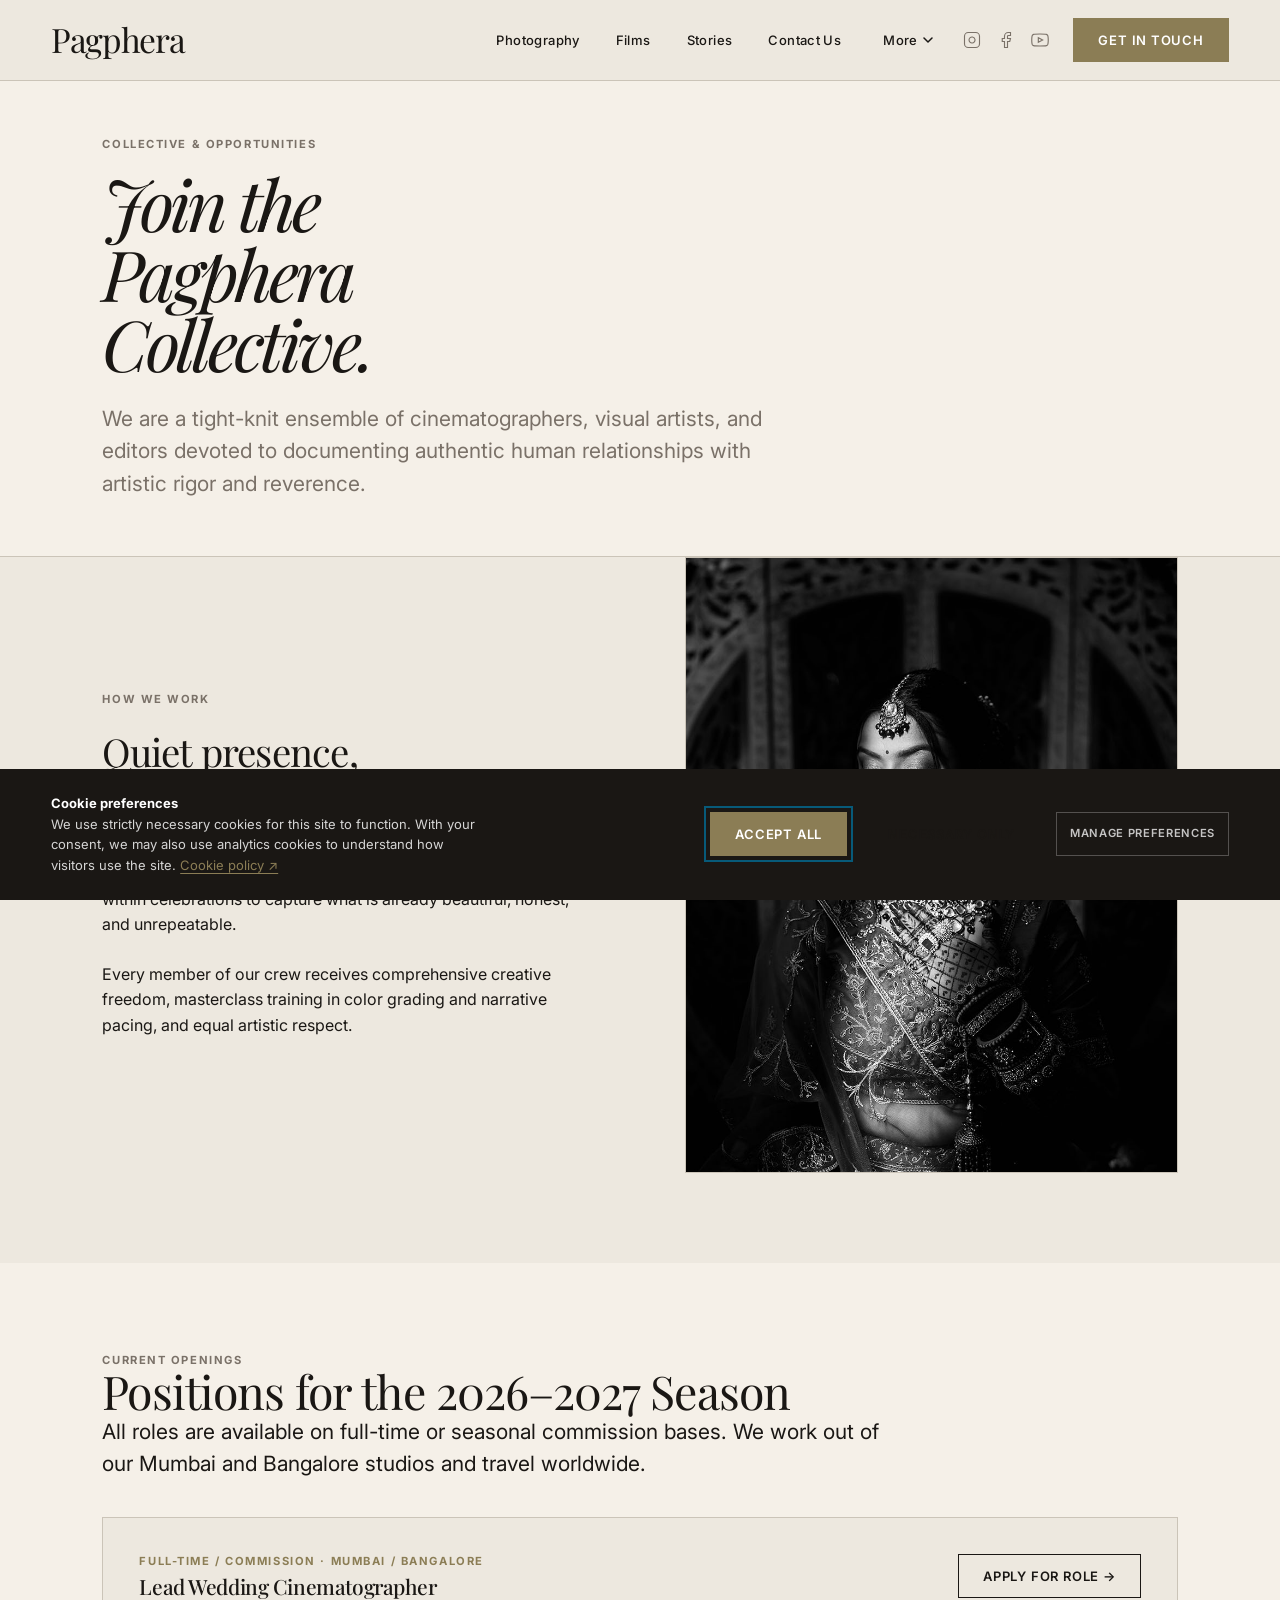
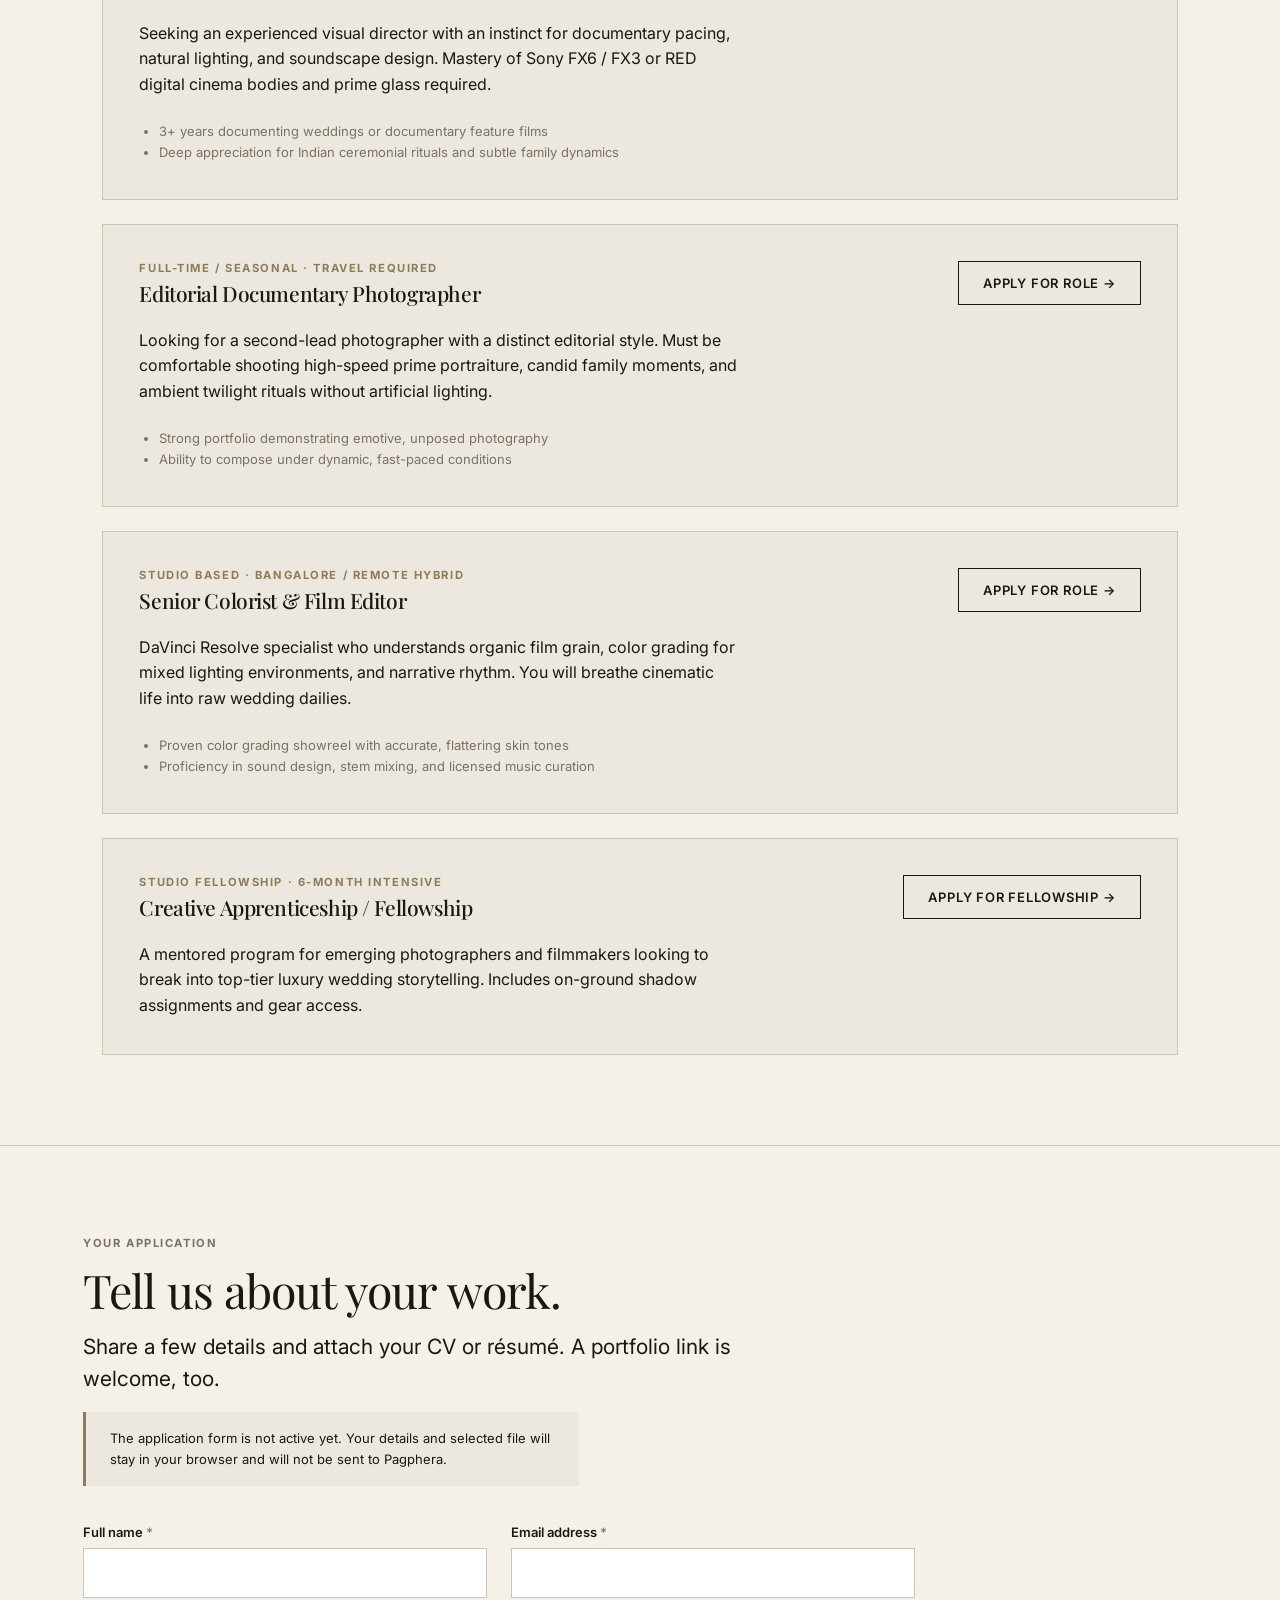
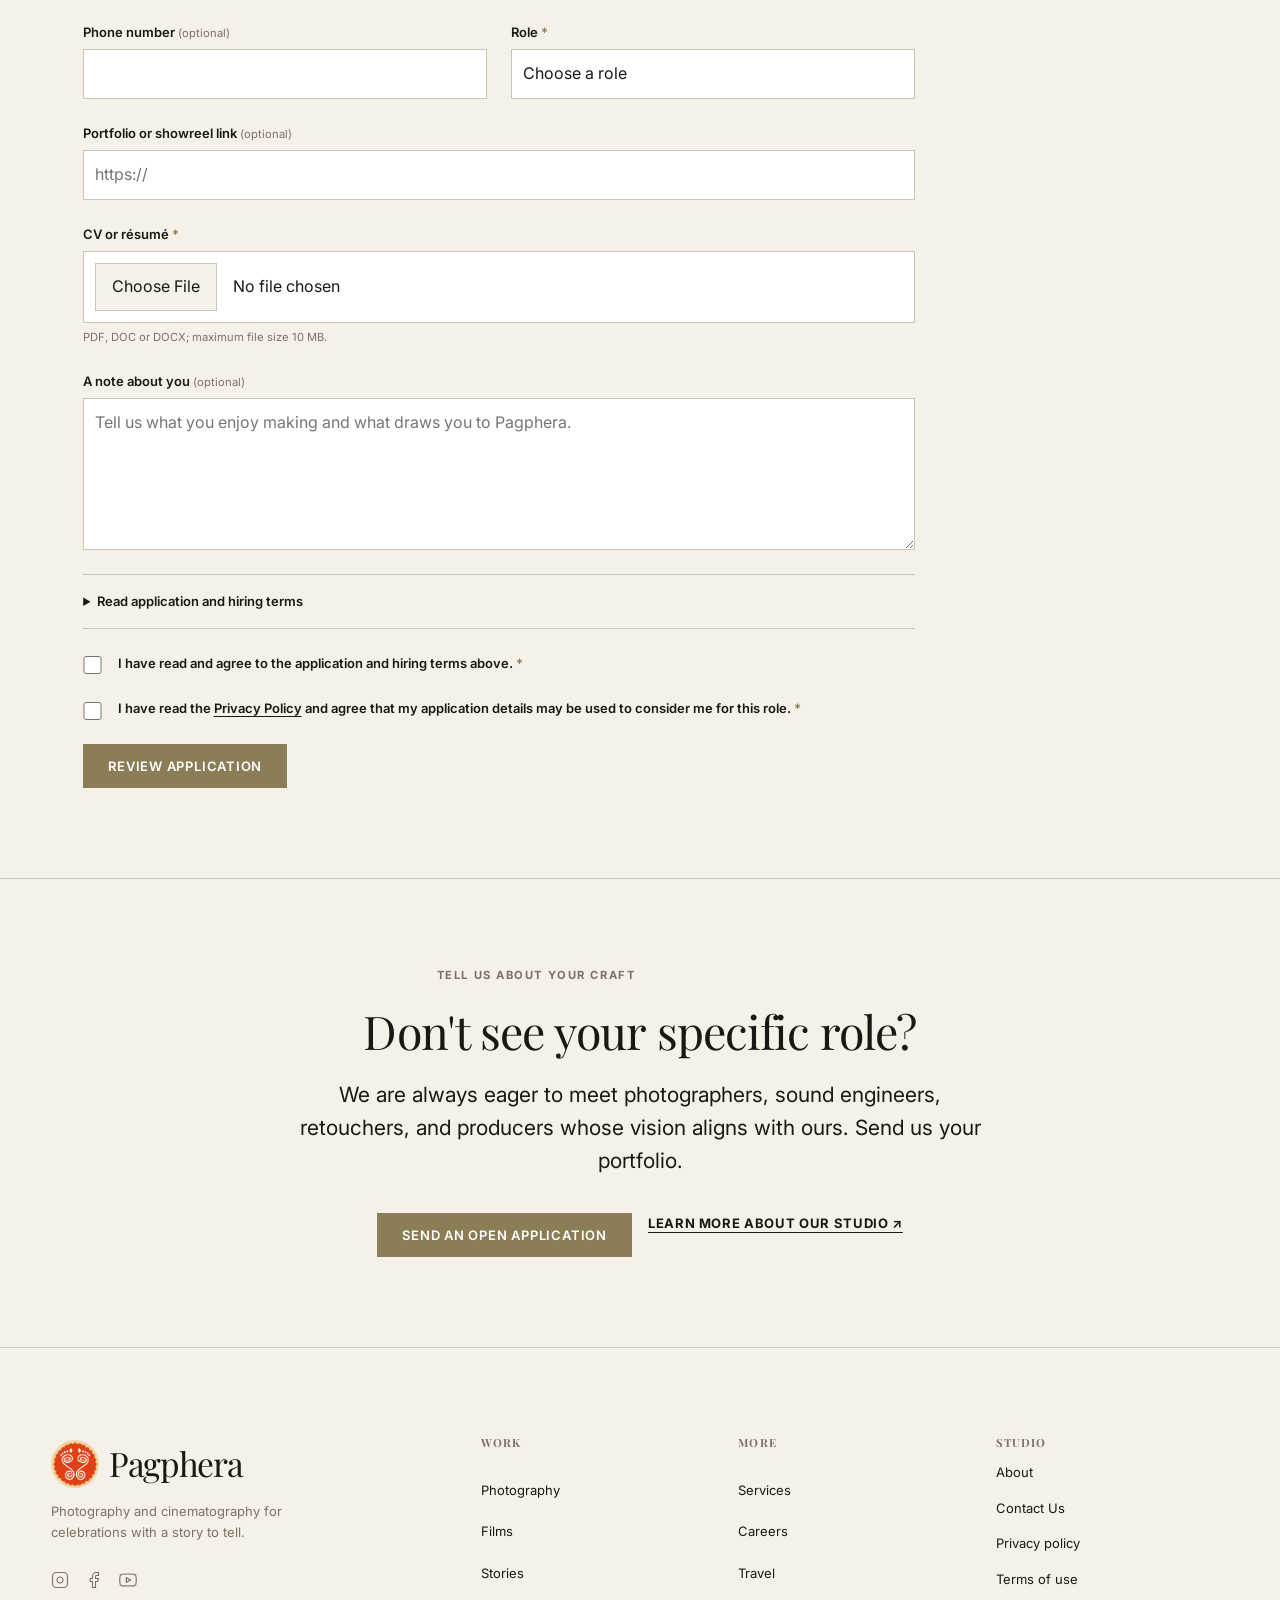
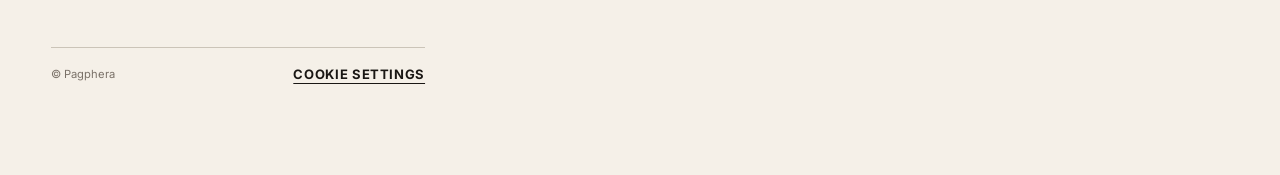
<file: careers.html>
<!doctype html>
<html lang="en">

<head>
  <meta charset="UTF-8" />
  <meta name="viewport" content="width=device-width, initial-scale=1.0" />
  <meta name="description"
    content="Join Pagphera — careers, fellowships, and apprenticeship opportunities in luxury documentary wedding photography and cinematography." />
  <meta name="theme-color" content="#ede8df" />
  <title>Careers &amp; Collective — Pagphera</title>
  <link rel="icon" href="assets/images/favicon.ico" type="image/svg+xml" />
  <link rel="preconnect" href="https://fonts.googleapis.com" />
  <link rel="preconnect" href="https://fonts.gstatic.com" crossorigin />
  <link
    href="https://fonts.googleapis.com/css2?family=Playfair+Display:ital,wght@0,400;0,500;0,600;1,400;1,500&family=Inter:wght@300;400;500;600;700&display=swap"
    rel="stylesheet" />
  <link rel="stylesheet" href="assets/css/reset.css" />
  <link rel="stylesheet" href="assets/css/tokens.css" />
  <link rel="stylesheet" href="assets/css/global.css" />
  <link rel="stylesheet" href="assets/css/components.css" />
  <link rel="stylesheet" href="assets/css/layouts.css" />
  <link rel="stylesheet" href="assets/css/responsive.css" />
  <script src="assets/js/navigation.js" defer></script>
  <script src="assets/js/careers.js" defer></script>
  <script src="assets/js/cookie-consent.js" defer></script>
  <script src="assets/js/main.js" defer></script>
</head>

<body id="top">
  <a class="skip-link" href="#main-content">Skip to content</a>

  <!-- Site Header -->
  <header class="site-header" data-site-header>
    <div class="site-header__inner">
      <a class="wordmark" href="index.html" aria-label="Pagphera — return to home">Pagphera</a>

      <button class="menu-toggle" type="button" aria-expanded="false" aria-controls="primary-navigation"
        aria-label="Toggle navigation menu">
        <span class="menu-toggle__icon" aria-hidden="true"></span>
      </button>

      <div class="nav-cluster">
        <nav class="site-navigation" id="primary-navigation" aria-label="Primary navigation">
          <a href="portfolio.html">Photography</a>
          <a href="films.html">Films</a>
          <a href="stories.html">Stories</a>
          <a href="inquiry.html">Contact Us</a>

          <!-- More dropdown -->
          <div class="nav-dropdown" data-nav-dropdown>
            <button class="nav-dropdown__toggle" type="button" aria-expanded="false" aria-haspopup="true"
              id="nav-dropdown-more">
              <span>More</span>
              <svg class="nav-dropdown__caret" width="10" height="6" viewBox="0 0 10 6" fill="none" aria-hidden="true"
                focusable="false">
                <path d="M1 1L5 5L9 1" stroke="currentColor" stroke-width="1.5" stroke-linecap="round"
                  stroke-linejoin="round" />
              </svg>
            </button>
            <div class="nav-dropdown__menu" role="menu" aria-labelledby="nav-dropdown-more">
              <a href="services.html" role="menuitem">Services</a>
              <a href="careers.html" role="menuitem" aria-current="page">Careers</a>
              <a href="travel.html" role="menuitem">Travel</a>
            </div>
          </div>
        </nav>

        <div class="nav-social" aria-label="Social media">
          <a href="https://instagram.com" target="_blank" rel="noopener noreferrer" aria-label="Instagram">
            <svg width="18" height="18" viewBox="0 0 24 24" fill="none" stroke="currentColor" stroke-width="1.5"
              aria-hidden="true" focusable="false">
              <rect x="2" y="2" width="20" height="20" rx="5" ry="5" />
              <path d="M16 11.37A4 4 0 1 1 12.63 8 4 4 0 0 1 16 11.37z" />
              <line x1="17.5" y1="6.5" x2="17.51" y2="6.5" />
            </svg>
          </a>
          <a href="https://facebook.com" target="_blank" rel="noopener noreferrer" aria-label="Facebook">
            <svg width="18" height="18" viewBox="0 0 24 24" fill="none" stroke="currentColor" stroke-width="1.5"
              aria-hidden="true" focusable="false">
              <path d="M18 2h-3a5 5 0 0 0-5 5v3H7v4h3v8h4v-8h3l1-4h-4V7a1 1 0 0 1 1-1h3z" />
            </svg>
          </a>
          <a href="https://youtube.com" target="_blank" rel="noopener noreferrer" aria-label="YouTube">
            <svg width="18" height="18" viewBox="0 0 24 24" fill="none" stroke="currentColor" stroke-width="1.5"
              aria-hidden="true" focusable="false">
              <path
                d="M22.54 6.42a2.78 2.78 0 0 0-1.95-1.96C18.88 4 12 4 12 4s-6.88 0-8.59.46A2.78 2.78 0 0 0 1.46 6.42 29 29 0 0 0 1 12a29 29 0 0 0 .46 5.58 2.78 2.78 0 0 0 1.95 1.95C5.12 20 12 20 12 20s6.88 0 8.59-.47a2.78 2.78 0 0 0 1.95-1.95A29 29 0 0 0 23 12a29 29 0 0 0-.46-5.58z" />
              <polygon points="9.75 15.02 15.5 12 9.75 8.98 9.75 15.02" />
            </svg>
          </a>
        </div>

        <a class="button button--gold" href="inquiry.html">Get In Touch</a>
      </div>
    </div>
  </header>

  <main id="main-content" tabindex="-1">

    <!-- Page Header -->
    <section class="page-header section" aria-labelledby="careers-title">
      <div class="section-inner flow">
        <p class="eyebrow">Collective &amp; Opportunities</p>
        <h1 id="careers-title"><em>Join the</em><br>Pagphera Collective.</h1>
        <p class="lede page-header__lede">We are a tight-knit ensemble of cinematographers, visual artists, and editors
          devoted to documenting authentic human relationships with artistic rigor and reverence.</p>
      </div>
    </section>

    <!-- Editorial Intro Split -->
    <section class="section" style="padding-block-start: 0;" aria-label="Our philosophy">
      <div class="section-inner"
        style="display: grid; grid-template-columns: repeat(auto-fit, minmax(20rem, 1fr)); gap: var(--space-7); align-items: center;">
        <div class="flow">
          <p class="eyebrow">How we work</p>
          <h2 style="font-size: clamp(1.8rem, 1.2rem + 1.5vw, 2.6rem); font-family: var(--font-display);">Quiet
            presence, fierce intentionality.</h2>
          <p>We do not direct people like film actors, nor do we blast flash into emotional moments. We cultivate deep
            patience, moving silently within celebrations to capture what is already beautiful, honest, and
            unrepeatable.</p>
          <p>Every member of our crew receives comprehensive creative freedom, masterclass training in color grading and
            narrative pacing, and equal artistic respect.</p>
        </div>
        <div>
          <img src="assets/images/bride/bride-portrait-grayscale.jpg"
            alt="Fine art grayscale portrait representing our artistic aesthetic."
            style="aspect-ratio: 4/5; object-fit: cover; width: 100%; border: 1px solid var(--color-line);"
            loading="lazy" />
        </div>
      </div>
    </section>

    <!-- Open Roles Section -->
    <section class="section" style="background: var(--color-cream);" aria-labelledby="open-roles-title">
      <div class="section-inner flow">
        <div style="margin-block-end: var(--space-5);">
          <p class="eyebrow">Current Openings</p>
          <h2 id="open-roles-title">Positions for the 2026–2027 Season</h2>
          <p class="lede">All roles are available on full-time or seasonal commission bases. We work out of our Mumbai
            and Bangalore studios and travel worldwide.</p>
        </div>

        <div style="display: grid; gap: var(--space-4);">

          <!-- Role 1 -->
          <article class="career-role-card"
            style="background: var(--color-bg); padding: var(--space-5); border: 1px solid var(--color-line); display: grid; gap: var(--space-4); align-items: start;">
            <div class="flow">
              <p class="eyebrow" style="color: var(--color-gold);">Full-Time / Commission · Mumbai / Bangalore</p>
              <h3 style="font-size: var(--text-md); margin-block-start: var(--space-1);">Lead Wedding Cinematographer
              </h3>
              <p style="max-inline-size: 60ch;">Seeking an experienced visual director with an instinct for documentary
                pacing, natural lighting, and soundscape design. Mastery of Sony FX6 / FX3 or RED digital cinema bodies
                and prime glass required.</p>
              <ul style="padding-inline-start: 1.25rem; font-size: var(--text-sm); color: var(--color-muted);">
                <li>3+ years documenting weddings or documentary feature films</li>
                <li>Deep appreciation for Indian ceremonial rituals and subtle family dynamics</li>
              </ul>
            </div>
            <div>
              <a class="button button--outline" href="#application-form" data-application-role="Lead Wedding Cinematographer">Apply for role →</a>
            </div>
          </article>

          <!-- Role 2 -->
          <article class="career-role-card"
            style="background: var(--color-bg); padding: var(--space-5); border: 1px solid var(--color-line); display: grid; gap: var(--space-4); align-items: start;">
            <div class="flow">
              <p class="eyebrow" style="color: var(--color-gold);">Full-Time / Seasonal · Travel Required</p>
              <h3 style="font-size: var(--text-md); margin-block-start: var(--space-1);">Editorial Documentary
                Photographer</h3>
              <p style="max-inline-size: 60ch;">Looking for a second-lead photographer with a distinct editorial style.
                Must be comfortable shooting high-speed prime portraiture, candid family moments, and ambient twilight
                rituals without artificial lighting.</p>
              <ul style="padding-inline-start: 1.25rem; font-size: var(--text-sm); color: var(--color-muted);">
                <li>Strong portfolio demonstrating emotive, unposed photography</li>
                <li>Ability to compose under dynamic, fast-paced conditions</li>
              </ul>
            </div>
            <div>
              <a class="button button--outline" href="#application-form" data-application-role="Editorial Documentary Photographer">Apply for role →</a>
            </div>
          </article>

          <!-- Role 3 -->
          <article class="career-role-card"
            style="background: var(--color-bg); padding: var(--space-5); border: 1px solid var(--color-line); display: grid; gap: var(--space-4); align-items: start;">
            <div class="flow">
              <p class="eyebrow" style="color: var(--color-gold);">Studio Based · Bangalore / Remote Hybrid</p>
              <h3 style="font-size: var(--text-md); margin-block-start: var(--space-1);">Senior Colorist &amp; Film
                Editor</h3>
              <p style="max-inline-size: 60ch;">DaVinci Resolve specialist who understands organic film grain, color
                grading for mixed lighting environments, and narrative rhythm. You will breathe cinematic life into raw
                wedding dailies.</p>
              <ul style="padding-inline-start: 1.25rem; font-size: var(--text-sm); color: var(--color-muted);">
                <li>Proven color grading showreel with accurate, flattering skin tones</li>
                <li>Proficiency in sound design, stem mixing, and licensed music curation</li>
              </ul>
            </div>
            <div>
              <a class="button button--outline" href="#application-form" data-application-role="Senior Colorist & Film Editor">Apply for role →</a>
            </div>
          </article>

          <!-- Role 4 -->
          <article class="career-role-card"
            style="background: var(--color-bg); padding: var(--space-5); border: 1px solid var(--color-line); display: grid; gap: var(--space-4); align-items: start;">
            <div class="flow">
              <p class="eyebrow" style="color: var(--color-gold);">Studio Fellowship · 6-Month Intensive</p>
              <h3 style="font-size: var(--text-md); margin-block-start: var(--space-1);">Creative Apprenticeship /
                Fellowship</h3>
              <p style="max-inline-size: 60ch;">A mentored program for emerging photographers and filmmakers looking to
                break into top-tier luxury wedding storytelling. Includes on-ground shadow assignments and gear access.
              </p>
            </div>
            <div>
              <a class="button button--outline" href="#application-form" data-application-role="Creative Apprenticeship / Fellowship">Apply for fellowship
                →</a>
            </div>
          </article>

        </div>
      </div>
    </section>

    <section class="section career-application" id="application-form" aria-labelledby="application-title">
      <div class="section-inner">
        <div class="career-application__intro flow">
          <p class="eyebrow">Your application</p>
          <h2 id="application-title">Tell us about your work.</h2>
          <p class="lede">Share a few details and attach your CV or résumé. A portfolio link is welcome, too.</p>
          <p class="career-application__notice" role="note">
            The application form is not active yet. Your details and selected file will stay in your browser and will
            not be sent to Pagphera.
          </p>
        </div>

        <form class="career-application__form" id="career-application-form" action="#" method="post"
          enctype="multipart/form-data">
          <div class="form-row form-row--two">
            <div class="field">
              <label for="application-name">Full name <span class="field-required" aria-hidden="true">*</span></label>
              <input type="text" id="application-name" name="name" autocomplete="name" required />
            </div>
            <div class="field">
              <label for="application-email">Email address <span class="field-required" aria-hidden="true">*</span></label>
              <input type="email" id="application-email" name="email" autocomplete="email" required />
            </div>
          </div>

          <div class="form-row form-row--two">
            <div class="field">
              <label for="application-phone">Phone number <span class="field-optional">(optional)</span></label>
              <input type="tel" id="application-phone" name="phone" autocomplete="tel" />
            </div>
            <div class="field">
              <label for="application-role">Role <span class="field-required" aria-hidden="true">*</span></label>
              <select id="application-role" name="role" required>
                <option value="">Choose a role</option>
                <option>Lead Wedding Cinematographer</option>
                <option>Editorial Documentary Photographer</option>
                <option>Senior Colorist &amp; Film Editor</option>
                <option>Creative Apprenticeship / Fellowship</option>
                <option>Open application</option>
              </select>
            </div>
          </div>

          <div class="field">
            <label for="application-portfolio">Portfolio or showreel link <span class="field-optional">(optional)</span></label>
            <input type="url" id="application-portfolio" name="portfolio" autocomplete="url"
              placeholder="https://" />
          </div>

          <div class="field">
            <label for="application-cv">CV or résumé <span class="field-required" aria-hidden="true">*</span></label>
            <input type="file" id="application-cv" name="cv" accept=".pdf,.doc,.docx"
              aria-describedby="application-cv-hint application-cv-error" required />
            <p class="field-hint" id="application-cv-hint">PDF, DOC or DOCX; maximum file size 10 MB.</p>
            <p class="field-error" id="application-cv-error" role="alert" aria-live="polite" hidden></p>
          </div>

          <div class="field">
            <label for="application-note">A note about you <span class="field-optional">(optional)</span></label>
            <textarea id="application-note" name="note" rows="5"
              placeholder="Tell us what you enjoy making and what draws you to Pagphera."></textarea>
          </div>

          <details class="career-application__terms">
            <summary>Read application and hiring terms</summary>
            <ul>
              <li>Please provide accurate information and only share documents you have the right to provide.</li>
              <li>Submitting an application does not guarantee an interview, selection or employment.</li>
              <li>Any employment would be subject to a separate written offer setting out the role and its terms.</li>
              <li>Any identity, reference or eligibility checks will be discussed and carried out where applicable.</li>
            </ul>
          </details>

          <div class="field field--consent">
            <label class="checkbox-label" for="application-hiring-terms">
              <input type="checkbox" id="application-hiring-terms" name="hiring_terms" required />
              <span>I have read and agree to the application and hiring terms above. <span class="field-required"
                  aria-hidden="true">*</span></span>
            </label>
          </div>

          <div class="field field--consent">
            <label class="checkbox-label" for="application-privacy-consent">
              <input type="checkbox" id="application-privacy-consent" name="privacy_consent" required />
              <span>I have read the <a href="privacy-policy.html">Privacy Policy</a> and agree that my application
                details may be used to consider me for this role. <span class="field-required" aria-hidden="true">*</span></span>
            </label>
          </div>

          <div class="career-application__actions">
            <button class="button button--gold" type="submit">Review application</button>
            <p class="career-application__status" id="application-form-status" role="status" aria-live="polite"
              tabindex="-1" hidden></p>
          </div>
        </form>
      </div>
    </section>

    <!-- Application CTA -->
    <section class="section cta-section" aria-labelledby="careers-cta-title">
      <div class="cta-section__inner flow">
        <p class="eyebrow">Tell us about your craft</p>
        <h2 id="careers-cta-title">Don't see your specific role?</h2>
        <p class="lede">We are always eager to meet photographers, sound engineers, retouchers, and producers whose
          vision aligns with ours. Send us your portfolio.</p>
        <div class="cta-section__actions">
          <a class="button button--gold" href="#application-form" data-application-role="Open application">Send an open application</a>
          <a class="text-link" href="about.html">Learn more about our studio <span aria-hidden="true">↗</span></a>
        </div>
      </div>
    </section>

  </main>

  <!-- Site Footer -->
  <footer class="site-footer" aria-label="Site footer">
    <div class="site-footer__inner">
      <div class="site-footer__brand">
        <a class="wordmark" href="index.html" aria-label="Pagphera — return to home">Pagphera</a>
        <p>Photography and cinematography for celebrations with a story to tell.</p>
        <div class="footer-social" aria-label="Follow us">
          <a href="https://instagram.com" target="_blank" rel="noopener noreferrer" aria-label="Instagram">
            <svg width="18" height="18" viewBox="0 0 24 24" fill="none" stroke="currentColor" stroke-width="1.5"
              aria-hidden="true" focusable="false">
              <rect x="2" y="2" width="20" height="20" rx="5" ry="5" />
              <path d="M16 11.37A4 4 0 1 1 12.63 8 4 4 0 0 1 16 11.37z" />
              <line x1="17.5" y1="6.5" x2="17.51" y2="6.5" />
            </svg>
          </a>
          <a href="https://facebook.com" target="_blank" rel="noopener noreferrer" aria-label="Facebook">
            <svg width="18" height="18" viewBox="0 0 24 24" fill="none" stroke="currentColor" stroke-width="1.5"
              aria-hidden="true" focusable="false">
              <path d="M18 2h-3a5 5 0 0 0-5 5v3H7v4h3v8h4v-8h3l1-4h-4V7a1 1 0 0 1 1-1h3z" />
            </svg>
          </a>
          <a href="https://youtube.com" target="_blank" rel="noopener noreferrer" aria-label="YouTube">
            <svg width="18" height="18" viewBox="0 0 24 24" fill="none" stroke="currentColor" stroke-width="1.5"
              aria-hidden="true" focusable="false">
              <path
                d="M22.54 6.42a2.78 2.78 0 0 0-1.95-1.96C18.88 4 12 4 12 4s-6.88 0-8.59.46A2.78 2.78 0 0 0 1.46 6.42 29 29 0 0 0 1 12a29 29 0 0 0 .46 5.58 2.78 2.78 0 0 0 1.95 1.95C5.12 20 12 20 12 20s6.88 0 8.59-.47a2.78 2.78 0 0 0 1.95-1.95A29 29 0 0 0 23 12a29 29 0 0 0-.46-5.58z" />
              <polygon points="9.75 15.02 15.5 12 9.75 8.98 9.75 15.02" />
            </svg>
          </a>
        </div>
      </div>
      <nav class="site-footer__nav" aria-label="Footer navigation">
        <div class="footer-nav-group">
          <h3 class="footer-nav-group__label">Work</h3>
          <ul>
            <li><a href="portfolio.html">Photography</a></li>
            <li><a href="films.html">Films</a></li>
            <li><a href="stories.html">Stories</a></li>
          </ul>
        </div>
        <div class="footer-nav-group">
          <h3 class="footer-nav-group__label">More</h3>
          <ul>
            <li><a href="services.html">Services</a></li>
            <li><a href="careers.html">Careers</a></li>
            <li><a href="travel.html">Travel</a></li>
          </ul>
        </div>
        <div class="footer-nav-group">
          <h3 class="footer-nav-group__label">Studio</h3>
          <ul>
            <li><a href="about.html">About</a></li>
            <li><a href="inquiry.html">Contact Us</a></li>
            <li><a href="privacy-policy.html">Privacy policy</a></li>
            <li><a href="terms.html">Terms of use</a></li>
          </ul>
        </div>
      </nav>
      <div class="site-footer__bottom">
        <p class="site-footer__note">© Pagphera</p>
        <button class="text-link cookie-settings-trigger" type="button" id="cookie-settings-trigger"
          aria-label="Manage cookie preferences">Cookie settings</button>
      </div>
    </div>
  </footer>

  <!-- Cookie Consent Banner -->
  <div class="cookie-banner" id="cookie-banner" role="region" aria-label="Cookie consent" aria-live="polite" hidden>
    <div class="cookie-banner__inner">
      <div class="cookie-banner__copy">
        <p><strong>Cookie preferences</strong></p>
        <p>We use strictly necessary cookies for this site to function. With your consent, we may also use analytics
          cookies to understand how visitors use the site. <a href="cookie-policy.html">Cookie policy ↗</a></p>
      </div>
      <div class="cookie-banner__actions">
        <button class="button button--gold" type="button" id="cookie-accept-all">Accept all</button>
        <button class="button button--outline" type="button" id="cookie-reject-optional">Necessary only</button>
        <button class="button button--ghost-sm" type="button" id="cookie-open-prefs">Manage preferences</button>
      </div>
    </div>
  </div>

  <!-- Cookie Preferences Dialog -->
  <dialog class="cookie-dialog" id="cookie-dialog" aria-labelledby="cookie-dialog-title">
    <div class="cookie-dialog__inner">
      <div class="cookie-dialog__header">
        <h2 id="cookie-dialog-title" class="cookie-dialog__title">Manage cookie preferences</h2>
        <button class="cookie-dialog__close" type="button" aria-label="Close cookie preferences dialog"
          id="cookie-dialog-close">
          <svg width="16" height="16" viewBox="0 0 16 16" fill="none" aria-hidden="true" focusable="false">
            <path d="M2 2L14 14M14 2L2 14" stroke="currentColor" stroke-width="1.5" />
          </svg>
        </button>
      </div>
      <div class="cookie-dialog__body">
        <div class="cookie-category">
          <div class="cookie-category__header">
            <div>
              <h3 class="cookie-category__name">Strictly necessary</h3>
              <p class="cookie-category__desc">Required for the site to function. Cannot be disabled.</p>
            </div>
            <span class="cookie-toggle cookie-toggle--always-on" aria-label="Always active">Always on</span>
          </div>
        </div>
        <div class="cookie-category">
          <div class="cookie-category__header">
            <div>
              <h3 class="cookie-category__name">Analytics</h3>
              <p class="cookie-category__desc">Helps us understand how visitors use the site. No personal data sold or
                shared.</p>
            </div>
            <label class="cookie-toggle" aria-label="Toggle analytics cookies">
              <input type="checkbox" id="pref-analytics" name="analytics" />
              <span class="cookie-toggle__track" aria-hidden="true"></span>
            </label>
          </div>
        </div>
      </div>
      <div class="cookie-dialog__footer">
        <button class="button button--gold" type="button" id="cookie-save-prefs">Save preferences</button>
      </div>
    </div>
  </dialog>

  <!-- Scroll to top -->
  <button class="scroll-to-top" id="scroll-to-top" aria-label="Scroll back to top" title="Back to top">
    <svg width="20" height="20" viewBox="0 0 24 24" fill="none" stroke="currentColor" stroke-width="2" stroke-linecap="round" stroke-linejoin="round" aria-hidden="true" focusable="false">
      <path d="M18 15L12 9L6 15" />
    </svg>
  </button>

</body>

</html>
</file>
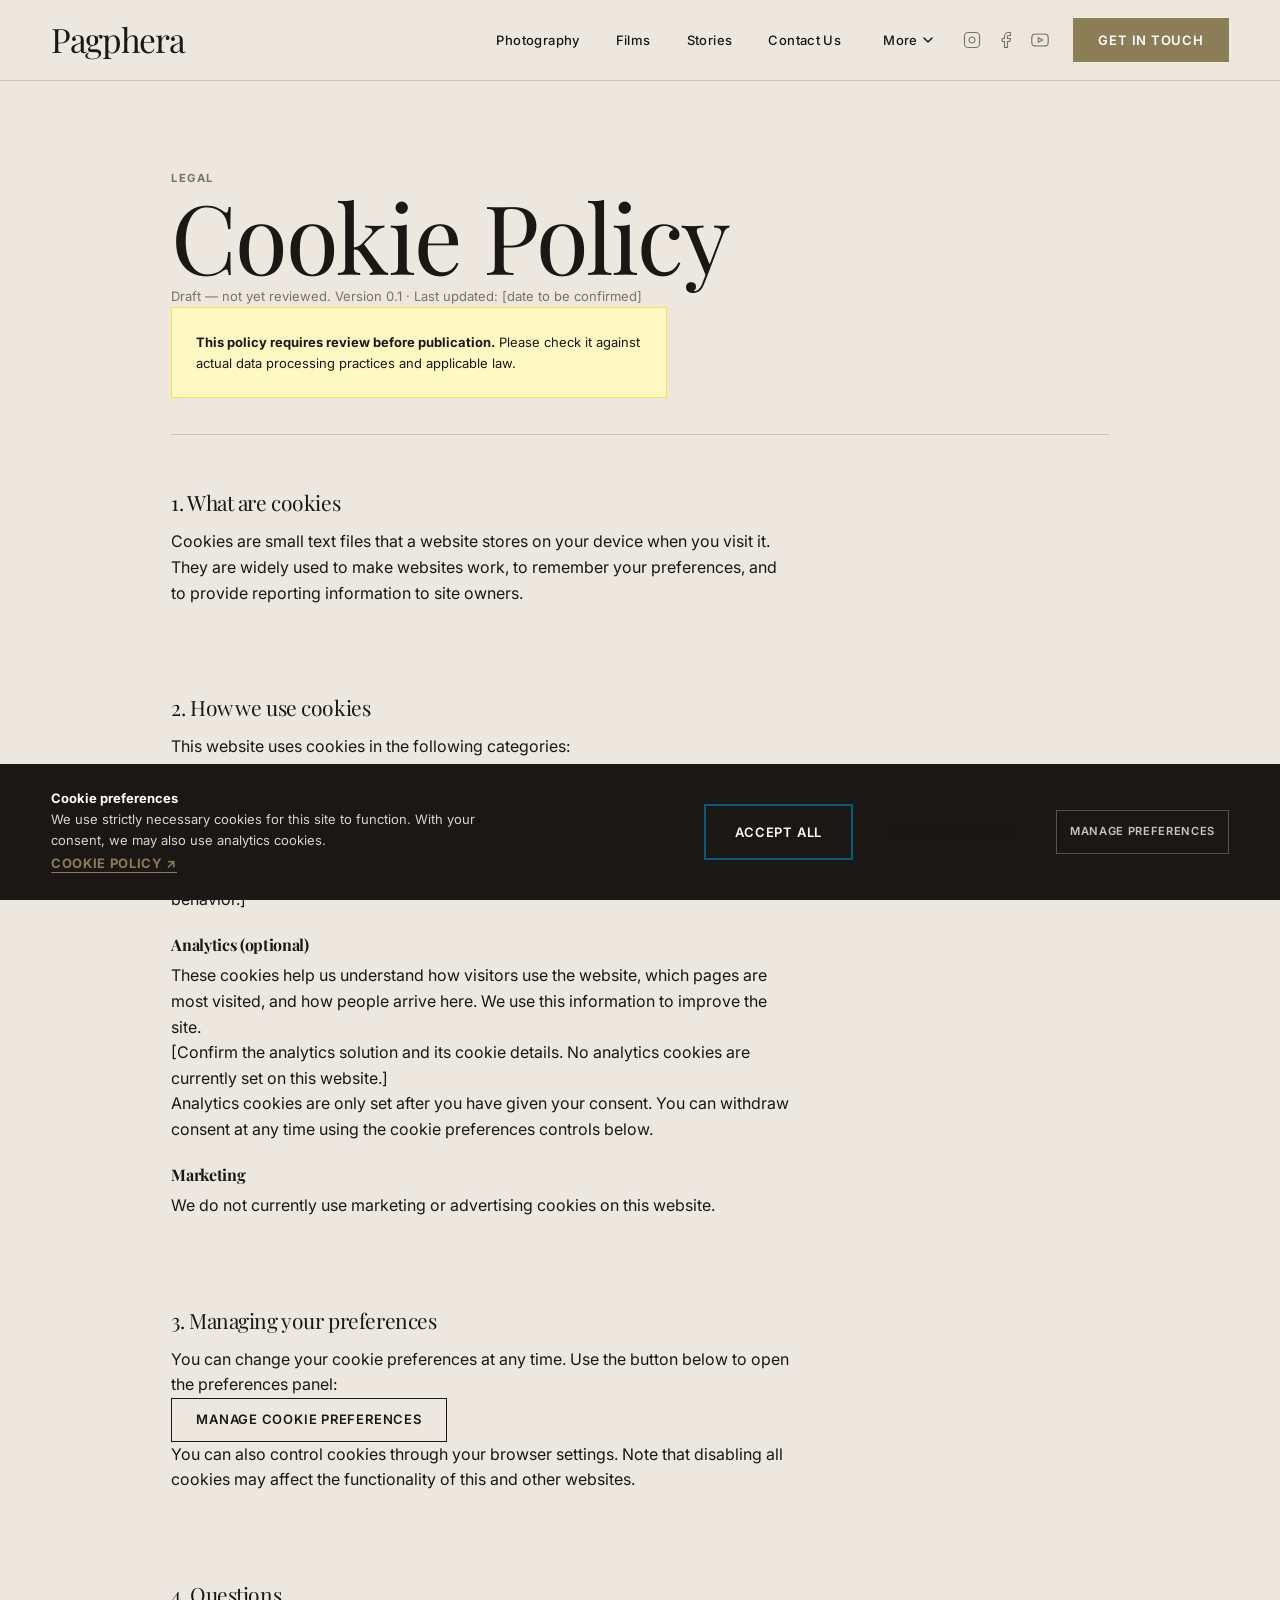
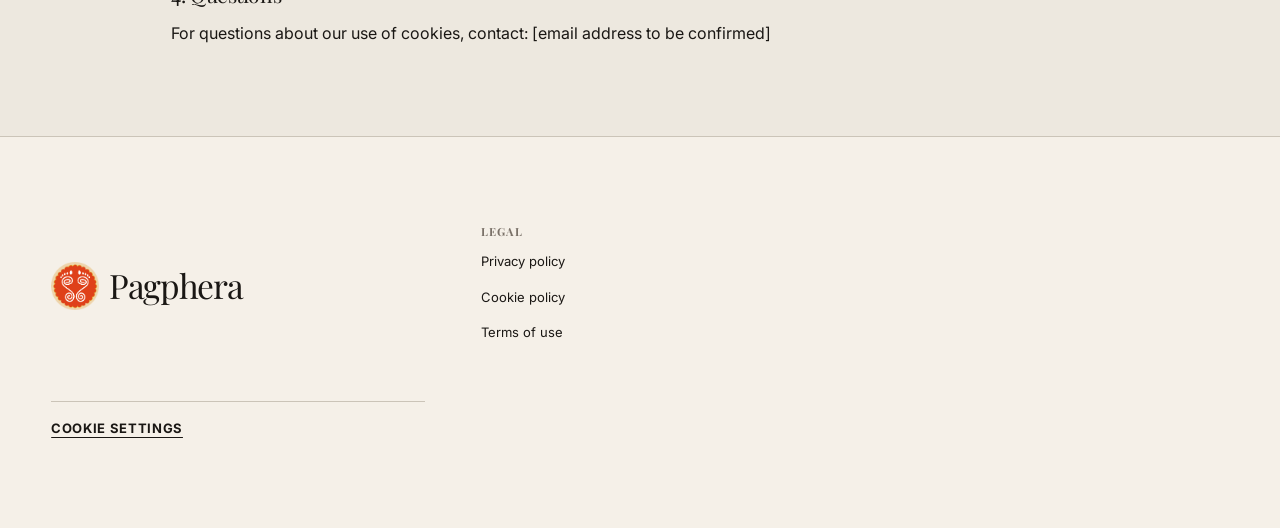
<file: cookie-policy.html>
<!doctype html>
<html lang="en">

<head>
  <meta charset="UTF-8" />
  <meta name="viewport" content="width=device-width, initial-scale=1.0" />
  <meta name="robots" content="noindex" />
  <title>Cookie Policy — Pagphera</title>
  <link rel="icon" href="assets/images/favicon.ico" type="image/svg+xml" />
  <link rel="preconnect" href="https://fonts.googleapis.com" />
  <link rel="preconnect" href="https://fonts.gstatic.com" crossorigin />
  <link
    href="https://fonts.googleapis.com/css2?family=Playfair+Display:ital,wght@0,400;0,500;0,600;1,400;1,500&family=Inter:wght@300;400;500;600;700&display=swap"
    rel="stylesheet" />
  <link rel="stylesheet" href="assets/css/reset.css" />
  <link rel="stylesheet" href="assets/css/tokens.css" />
  <link rel="stylesheet" href="assets/css/global.css" />
  <link rel="stylesheet" href="assets/css/components.css" />
  <link rel="stylesheet" href="assets/css/layouts.css" />
  <link rel="stylesheet" href="assets/css/responsive.css" />
</head>

<body id="top">
  <a class="skip-link" href="#main-content">Skip to content</a>

  <header class="site-header" data-site-header>
    <div class="site-header__inner">
      <a class="wordmark" href="index.html" aria-label="Pagphera — return to home">Pagphera</a>
      <button class="menu-toggle" type="button" aria-expanded="false" aria-controls="primary-navigation"
        aria-label="Toggle navigation menu">
        <span class="menu-toggle__icon" aria-hidden="true"></span>
      </button>
      <div class="nav-cluster">
        <nav class="site-navigation" id="primary-navigation" aria-label="Primary navigation">
          <a href="portfolio.html">Photography</a>
          <a href="films.html">Films</a>
          <a href="stories.html">Stories</a>
          <a href="inquiry.html">Contact Us</a>

          <!-- More dropdown -->
          <div class="nav-dropdown" data-nav-dropdown>
            <button class="nav-dropdown__toggle" type="button" aria-expanded="false" aria-haspopup="true"
              id="nav-dropdown-more">
              <span>More</span>
              <svg class="nav-dropdown__caret" width="10" height="6" viewBox="0 0 10 6" fill="none" aria-hidden="true"
                focusable="false">
                <path d="M1 1L5 5L9 1" stroke="currentColor" stroke-width="1.5" stroke-linecap="round"
                  stroke-linejoin="round" />
              </svg>
            </button>
            <div class="nav-dropdown__menu" role="menu" aria-labelledby="nav-dropdown-more">
              <a href="services.html" role="menuitem">Services</a>
              <a href="careers.html" role="menuitem">Careers</a>
              <a href="travel.html" role="menuitem">Travel</a>
            </div>
          </div>
        </nav>

        <div class="nav-social" aria-label="Social media">
          <a href="https://instagram.com" target="_blank" rel="noopener noreferrer" aria-label="Instagram">
            <svg width="18" height="18" viewBox="0 0 24 24" fill="none" stroke="currentColor" stroke-width="1.5"
              aria-hidden="true" focusable="false">
              <rect x="2" y="2" width="20" height="20" rx="5" ry="5" />
              <path d="M16 11.37A4 4 0 1 1 12.63 8 4 4 0 0 1 16 11.37z" />
              <line x1="17.5" y1="6.5" x2="17.51" y2="6.5" />
            </svg>
          </a>
          <a href="https://facebook.com" target="_blank" rel="noopener noreferrer" aria-label="Facebook">
            <svg width="18" height="18" viewBox="0 0 24 24" fill="none" stroke="currentColor" stroke-width="1.5"
              aria-hidden="true" focusable="false">
              <path d="M18 2h-3a5 5 0 0 0-5 5v3H7v4h3v8h4v-8h3l1-4h-4V7a1 1 0 0 1 1-1h3z" />
            </svg>
          </a>
          <a href="https://youtube.com" target="_blank" rel="noopener noreferrer" aria-label="YouTube">
            <svg width="18" height="18" viewBox="0 0 24 24" fill="none" stroke="currentColor" stroke-width="1.5"
              aria-hidden="true" focusable="false">
              <path
                d="M22.54 6.42a2.78 2.78 0 0 0-1.95-1.96C18.88 4 12 4 12 4s-6.88 0-8.59.46A2.78 2.78 0 0 0 1.46 6.42 29 29 0 0 0 1 12a29 29 0 0 0 .46 5.58 2.78 2.78 0 0 0 1.95 1.95C5.12 20 12 20 12 20s6.88 0 8.59-.47a2.78 2.78 0 0 0 1.95-1.95A29 29 0 0 0 23 12a29 29 0 0 0-.46-5.58z" />
              <polygon points="9.75 15.02 15.5 12 9.75 8.98 9.75 15.02" />
            </svg>
          </a>
        </div>

        <a class="button button--gold" href="inquiry.html">Get In Touch</a>
      </div>
    </div>
  </header>

  <main id="main-content" tabindex="-1">
    <article class="legal-page section" aria-labelledby="cookie-policy-title">
      <header class="legal-page__header">
        <p class="eyebrow">Legal</p>
        <h1 id="cookie-policy-title">Cookie Policy</h1>
        <p class="legal-page__meta">Draft — not yet reviewed. Version 0.1 &middot; Last updated: [date to be confirmed]
        </p>
        <p class="legal-page__notice"><strong>This policy requires review before publication.</strong> Please check it
          against actual data processing practices and applicable law.</p>
      </header>

      <div class="legal-page__body flow">

        <section aria-labelledby="cookie-what">
          <h2 id="cookie-what">1. What are cookies</h2>
          <p>Cookies are small text files that a website stores on your device when you visit it. They are widely used
            to make websites work, to remember your preferences, and to provide reporting information to site owners.
          </p>
        </section>

        <section aria-labelledby="cookie-use">
          <h2 id="cookie-use">2. How we use cookies</h2>
          <p>This website uses cookies in the following categories:</p>

          <h3>Strictly necessary</h3>
          <p>These cookies are required for the website to function. They cannot be disabled. They do not track you for
            marketing purposes.</p>
          <p>[List the specific strictly necessary cookies after confirming the website's cookie behavior.]</p>

          <h3>Analytics (optional)</h3>
          <p>These cookies help us understand how visitors use the website, which pages are most visited, and how people
            arrive here. We use this information to improve the site.</p>
          <p>[Confirm the analytics solution and its cookie details. No analytics cookies are currently set on this
            website.]</p>
          <p>Analytics cookies are only set after you have given your consent. You can withdraw consent at any time
            using the cookie preferences controls below.</p>

          <h3>Marketing</h3>
          <p>We do not currently use marketing or advertising cookies on this website.</p>
        </section>

        <section aria-labelledby="cookie-manage">
          <h2 id="cookie-manage">3. Managing your preferences</h2>
          <p>You can change your cookie preferences at any time. Use the button below to open the preferences panel:</p>
          <p><button class="button button--outline cookie-settings-trigger" type="button"
              id="cookie-settings-trigger-inline">Manage cookie preferences</button></p>
          <p>You can also control cookies through your browser settings. Note that disabling all cookies may affect the
            functionality of this and other websites.</p>
        </section>

        <section aria-labelledby="cookie-contact">
          <h2 id="cookie-contact">4. Questions</h2>
          <p>For questions about our use of cookies, contact: [email address to be confirmed]</p>
        </section>

      </div>
    </article>
  </main>

  <footer class="site-footer" aria-label="Site footer">
    <div class="site-footer__inner">
      <div class="site-footer__brand"><a class="wordmark" href="index.html">Pagphera</a></div>
      <nav class="site-footer__nav" aria-label="Footer navigation">
        <div class="footer-nav-group">
          <h3 class="footer-nav-group__label">Legal</h3>
          <ul>
            <li><a href="privacy-policy.html">Privacy policy</a></li>
            <li><a href="cookie-policy.html" aria-current="page">Cookie policy</a></li>
            <li><a href="terms.html">Terms of use</a></li>
          </ul>
        </div>
      </nav>
      <div class="site-footer__bottom">
        <button class="text-link cookie-settings-trigger" type="button" id="cookie-settings-trigger">Cookie
          settings</button>
      </div>
    </div>
  </footer>

  <div class="cookie-banner" id="cookie-banner" role="region" aria-label="Cookie consent" aria-live="polite" hidden>
    <div class="cookie-banner__inner">
      <div class="cookie-banner__copy">
        <p><strong>Cookie preferences</strong></p>
        <p>We use strictly necessary cookies for this site to function. With your consent, we may also use analytics
          cookies.</p><a href="cookie-policy.html" class="text-link">Cookie policy <span aria-hidden="true">↗</span></a>
      </div>
      <div class="cookie-banner__actions">
        <button class="button button--ink" type="button" id="cookie-accept-all">Accept all</button>
        <button class="button button--outline" type="button" id="cookie-reject-optional">Necessary only</button>
        <button class="button button--ghost-sm" type="button" id="cookie-open-prefs">Manage preferences</button>
      </div>
    </div>
  </div>

  <dialog class="cookie-dialog" id="cookie-dialog" aria-labelledby="cookie-dialog-title">
    <div class="cookie-dialog__inner">
      <div class="cookie-dialog__header">
        <h2 id="cookie-dialog-title" class="cookie-dialog__title">Manage cookie preferences</h2>
        <button class="cookie-dialog__close" type="button" aria-label="Close" id="cookie-dialog-close"><svg width="16"
            height="16" viewBox="0 0 16 16" fill="none" aria-hidden="true" focusable="false">
            <path d="M2 2L14 14M14 2L2 14" stroke="currentColor" stroke-width="1.5" />
          </svg></button>
      </div>
      <div class="cookie-dialog__body">
        <div class="cookie-category">
          <div class="cookie-category__header">
            <div>
              <h3 class="cookie-category__name">Strictly necessary</h3>
              <p class="cookie-category__desc">Required for the site to function. Cannot be disabled.</p>
            </div><span class="cookie-toggle cookie-toggle--always-on">Always on</span>
          </div>
        </div>
        <div class="cookie-category">
          <div class="cookie-category__header">
            <div>
              <h3 class="cookie-category__name">Analytics</h3>
              <p class="cookie-category__desc">Helps us understand how visitors use the site.</p>
            </div><label class="cookie-toggle"><input type="checkbox" id="pref-analytics" name="analytics" /><span
                class="cookie-toggle__track" aria-hidden="true"></span></label>
          </div>
        </div>
      </div>
      <div class="cookie-dialog__footer"><button class="button button--ink" type="button" id="cookie-save-prefs">Save
          preferences</button></div>
    </div>
  </dialog>

  <!-- Scroll to top -->
  <button class="scroll-to-top" id="scroll-to-top" aria-label="Scroll back to top" title="Back to top">
    <svg width="20" height="20" viewBox="0 0 24 24" fill="none" stroke="currentColor" stroke-width="2" stroke-linecap="round" stroke-linejoin="round" aria-hidden="true" focusable="false">
      <path d="M18 15L12 9L6 15" />
    </svg>
  </button>

  <script src="assets/js/navigation.js" defer></script>
  <script src="assets/js/cookie-consent.js" defer></script>
  <script src="assets/js/main.js" defer></script>
</body>

</html>
</file>
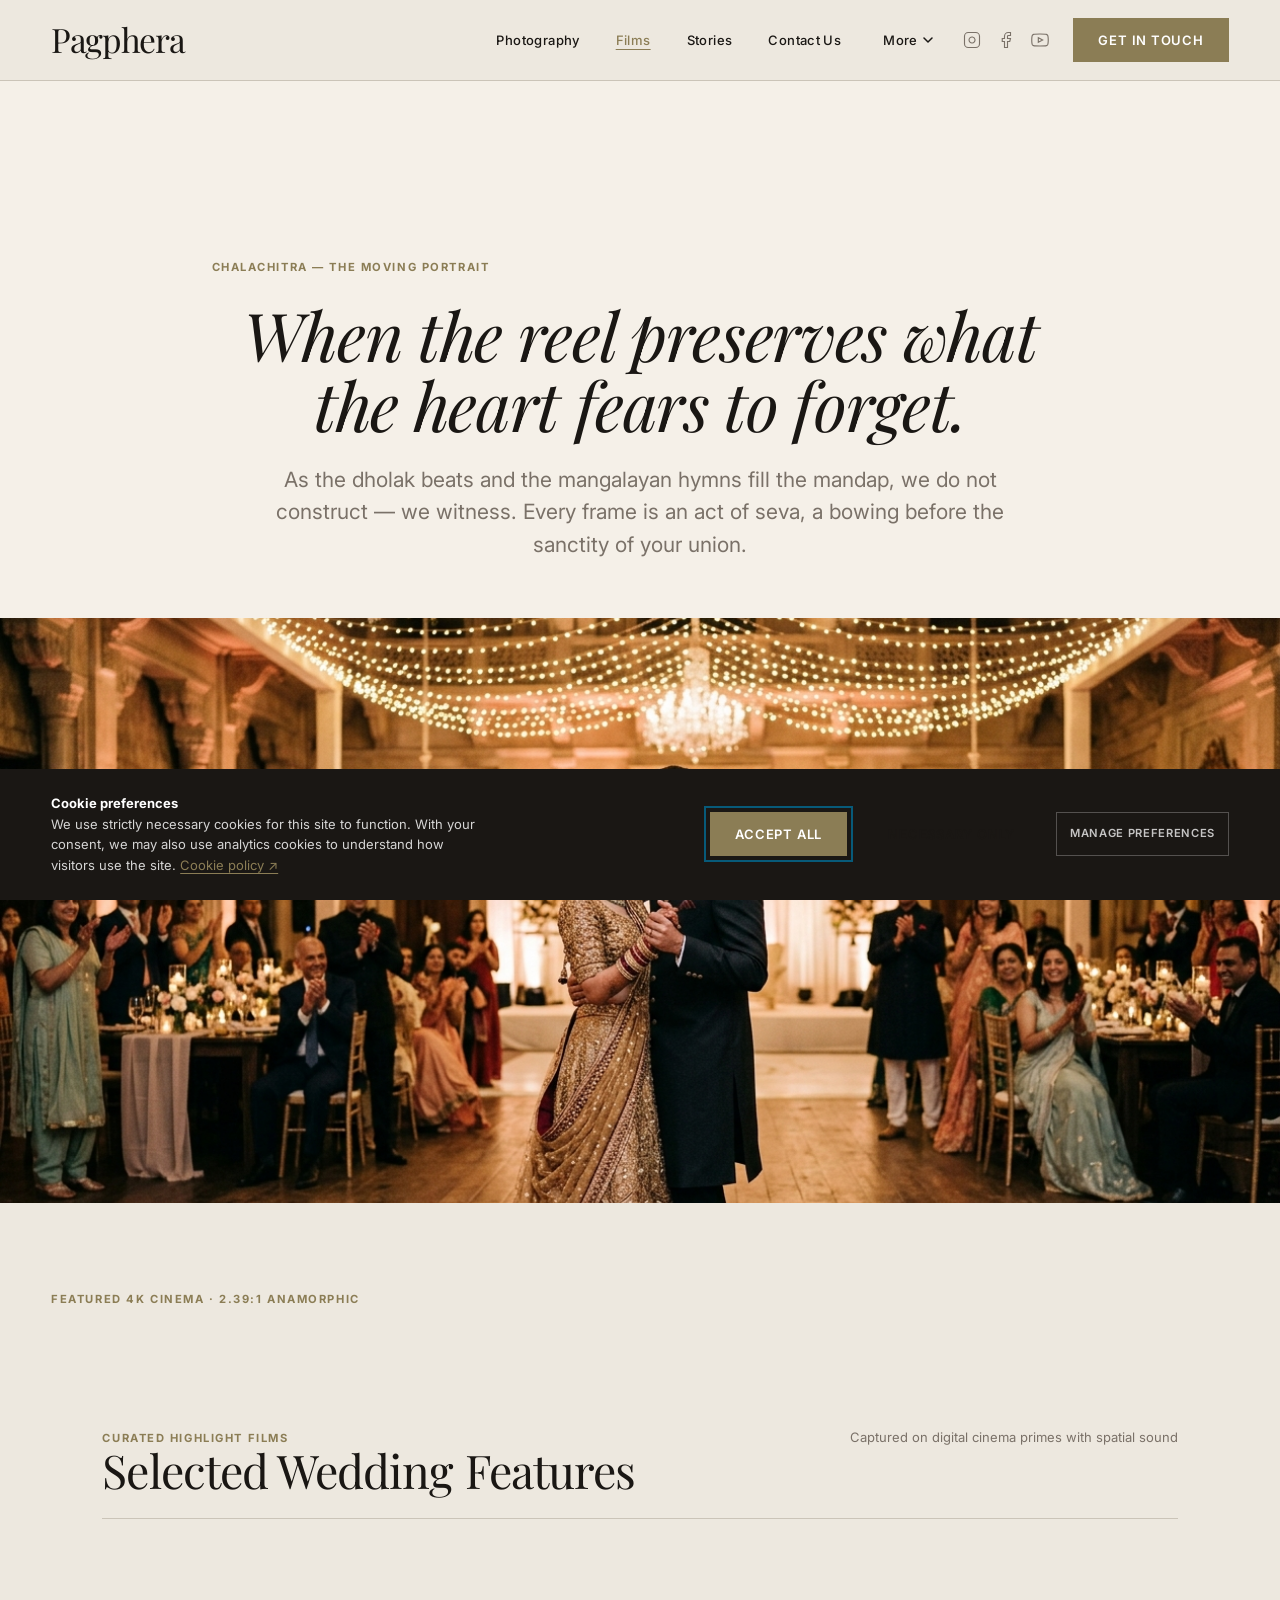
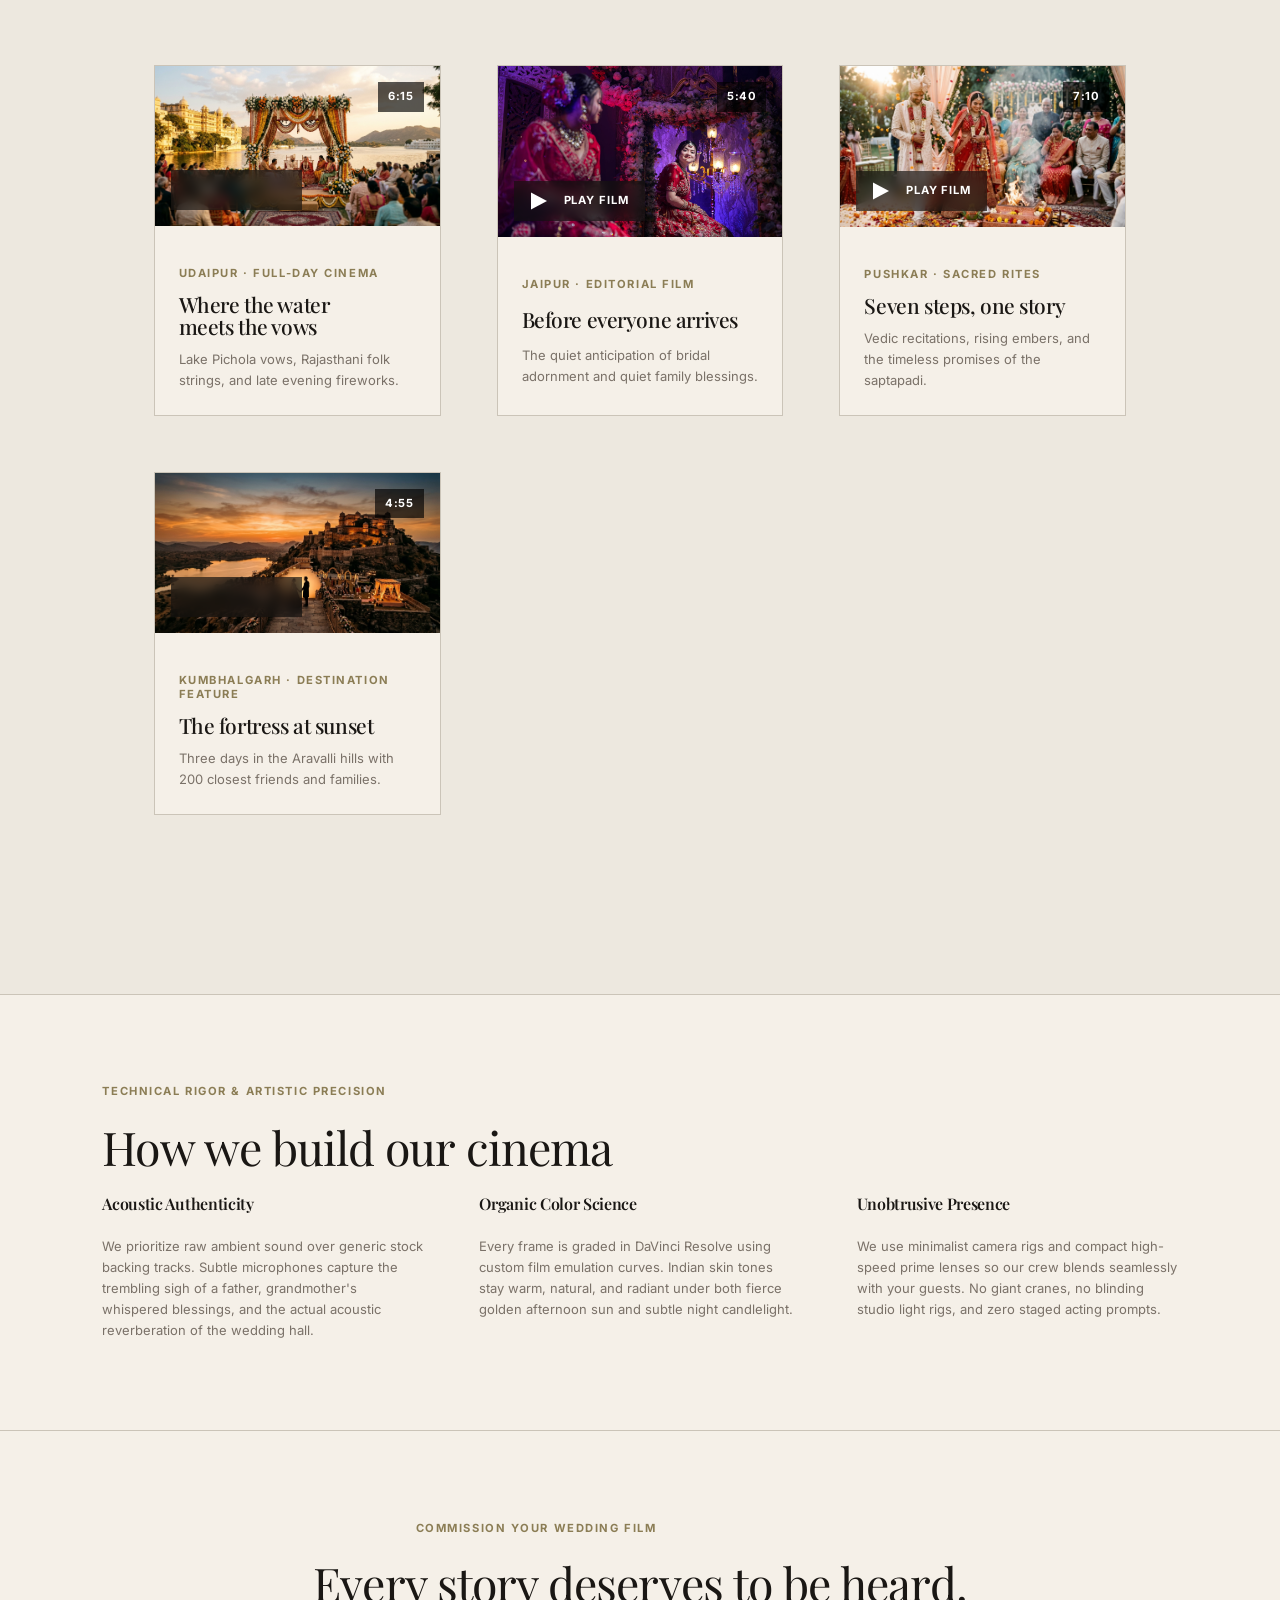
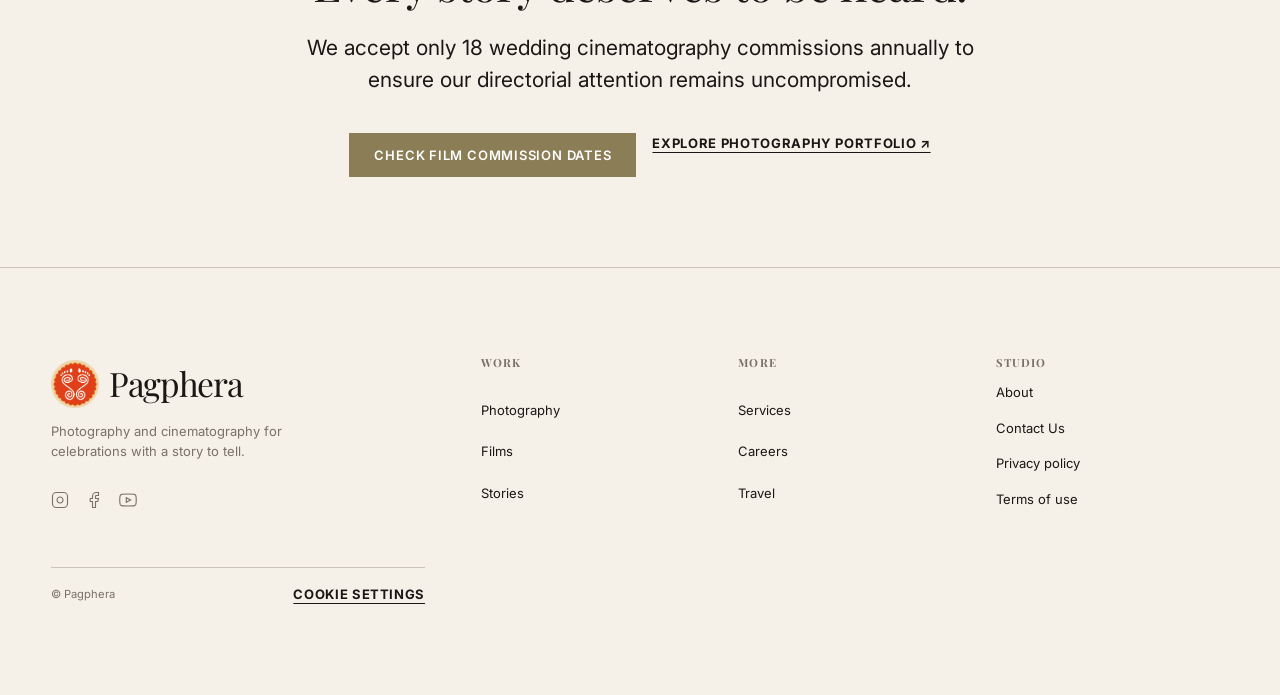
<file: films.html>
<!doctype html>
<html lang="en">

<head>
  <meta charset="UTF-8" />
  <meta name="viewport" content="width=device-width, initial-scale=1.0" />
  <meta name="description"
    content="Wedding films by Pagphera — cinematic wedding storytelling and documentary cinematography across India and destination horizons." />
  <meta name="theme-color" content="#ede8df" />
  <meta property="og:title" content="Wedding Films &amp; Cinematography — Pagphera" />
  <meta property="og:description"
    content="Cinematic wedding storytelling. Honest sound, considered pacing, and unscripted emotion." />
  <meta property="og:type" content="website" />
  <title>Wedding Films &amp; Cinematography — Pagphera</title>
  <link rel="icon" href="assets/images/favicon.ico" type="image/svg+xml" />
  <link rel="preconnect" href="https://fonts.googleapis.com" />
  <link rel="preconnect" href="https://fonts.gstatic.com" crossorigin />
  <link
    href="https://fonts.googleapis.com/css2?family=Playfair+Display:ital,wght@0,400;0,500;0,600;1,400;1,500&family=Inter:wght@300;400;500;600;700&display=swap"
    rel="stylesheet" />
  <link rel="stylesheet" href="assets/css/reset.css" />
  <link rel="stylesheet" href="assets/css/tokens.css" />
  <link rel="stylesheet" href="assets/css/global.css" />
  <link rel="stylesheet" href="assets/css/components.css" />
  <link rel="stylesheet" href="assets/css/layouts.css" />
  <link rel="stylesheet" href="assets/css/responsive.css" />
  <script src="assets/js/navigation.js" defer></script>
  <script src="assets/js/cookie-consent.js" defer></script>
  <script src="assets/js/main.js" defer></script>
</head>

<body id="top">
  <a class="skip-link" href="#main-content">Skip to content</a>

  <!-- Site Header -->
  <header class="site-header" data-site-header>
    <div class="site-header__inner">
      <a class="wordmark" href="index.html" aria-label="Pagphera — return to home">Pagphera</a>

      <button class="menu-toggle" type="button" aria-expanded="false" aria-controls="primary-navigation"
        aria-label="Toggle navigation menu">
        <span class="menu-toggle__icon" aria-hidden="true"></span>
      </button>

      <div class="nav-cluster">
        <nav class="site-navigation" id="primary-navigation" aria-label="Primary navigation">
          <a href="portfolio.html">Photography</a>
          <a href="films.html" aria-current="page">Films</a>
          <a href="stories.html">Stories</a>
          <a href="inquiry.html">Contact Us</a>

          <!-- More dropdown -->
          <div class="nav-dropdown" data-nav-dropdown>
            <button class="nav-dropdown__toggle" type="button" aria-expanded="false" aria-haspopup="true"
              id="nav-dropdown-more">
              <span>More</span>
              <svg class="nav-dropdown__caret" width="10" height="6" viewBox="0 0 10 6" fill="none" aria-hidden="true"
                focusable="false">
                <path d="M1 1L5 5L9 1" stroke="currentColor" stroke-width="1.5" stroke-linecap="round"
                  stroke-linejoin="round" />
              </svg>
            </button>
            <div class="nav-dropdown__menu" role="menu" aria-labelledby="nav-dropdown-more">
              <a href="services.html" role="menuitem">Services</a>
              <a href="careers.html" role="menuitem">Careers</a>
              <a href="travel.html" role="menuitem">Travel</a>
            </div>
          </div>
        </nav>

        <div class="nav-social" aria-label="Social media">
          <a href="https://instagram.com" target="_blank" rel="noopener noreferrer" aria-label="Instagram">
            <svg width="18" height="18" viewBox="0 0 24 24" fill="none" stroke="currentColor" stroke-width="1.5"
              aria-hidden="true" focusable="false">
              <rect x="2" y="2" width="20" height="20" rx="5" ry="5" />
              <path d="M16 11.37A4 4 0 1 1 12.63 8 4 4 0 0 1 16 11.37z" />
              <line x1="17.5" y1="6.5" x2="17.51" y2="6.5" />
            </svg>
          </a>
          <a href="https://facebook.com" target="_blank" rel="noopener noreferrer" aria-label="Facebook">
            <svg width="18" height="18" viewBox="0 0 24 24" fill="none" stroke="currentColor" stroke-width="1.5"
              aria-hidden="true" focusable="false">
              <path d="M18 2h-3a5 5 0 0 0-5 5v3H7v4h3v8h4v-8h3l1-4h-4V7a1 1 0 0 1 1-1h3z" />
            </svg>
          </a>
          <a href="https://youtube.com" target="_blank" rel="noopener noreferrer" aria-label="YouTube">
            <svg width="18" height="18" viewBox="0 0 24 24" fill="none" stroke="currentColor" stroke-width="1.5"
              aria-hidden="true" focusable="false">
              <path
                d="M22.54 6.42a2.78 2.78 0 0 0-1.95-1.96C18.88 4 12 4 12 4s-6.88 0-8.59.46A2.78 2.78 0 0 0 1.46 6.42 29 29 0 0 0 1 12a29 29 0 0 0 .46 5.58 2.78 2.78 0 0 0 1.95 1.95C5.12 20 12 20 12 20s6.88 0 8.59-.47a2.78 2.78 0 0 0 1.95-1.95A29 29 0 0 0 23 12a29 29 0 0 0-.46-5.58z" />
              <polygon points="9.75 15.02 15.5 12 9.75 8.98 9.75 15.02" />
            </svg>
          </a>
        </div>

        <a class="button button--gold" href="inquiry.html">Get In Touch</a>
      </div>
    </div>
  </header>

  <main id="main-content" tabindex="-1">

    <!-- Films Hero -->
    <section class="section films-page-hero" aria-labelledby="films-page-title"
      style="padding-block-end: var(--space-6);">
      <div class="films-page-hero__content flow section-inner">
        <p class="eyebrow" style="color: var(--color-gold);">Chalachitra — The Moving Portrait</p>
        <h1 id="films-page-title" style="font-size: clamp(2.4rem, 1.8rem + 3vw, 4.5rem);">
          <em>When the reel preserves what the heart fears to forget.</em>
        </h1>
        <p class="lede" style="max-inline-size: 60ch;">
          As the dholak beats and the mangalayan hymns fill the mandap, we do not construct — we witness. Every frame is an act of seva, a bowing before the sanctity of your union.
        </p>
      </div>
    </section>

    <!-- Featured Film Spotlight (Anamorphic Cinema Style) -->
    <section class="section section--full" style="padding-block: 0;" aria-label="Featured Wedding Film">
      <div class="full-bleed" style="max-height: 80vh; overflow: hidden; position: relative;">
        <img src="assets/images/stories/demo-reception-night.jpg"
          alt="Couple dancing at midnight reception beneath illuminated chandeliers." width="1600" height="900"
          fetchpriority="high" />
        <div class="home-hero__overlay"
          style="background: linear-gradient(to top, rgba(19 17 16 / 0.95) 0%, rgba(19 17 16 / 0.3) 60%, rgba(19 17 16 / 0.7) 100%);"
          aria-hidden="true"></div>
        <div class="home-hero__content" style="bottom: var(--space-6);">
          <p class="eyebrow eyebrow--light" style="color: var(--color-gold);">Featured 4K Cinema · 2.39:1 Anamorphic</p>
          <h2 style="color: var(--color-white); font-size: clamp(2rem, 1.5rem + 2.5vw, 3.8rem);"><em>A Night in the
              Palace · Jaipur</em></h2>
          <p class="lede" style="color: rgba(255 255 255 / 0.85); max-inline-size: 50ch;">Documenting Kabir &amp; Mira's
            twilight reception under hundred-year-old banyan trees and floating candlelight.</p>
          <div class="hero-actions" style="margin-block-start: var(--space-4);">
            <button class="button button--gold film-play-trigger" type="button" aria-haspopup="dialog"
              id="play-featured-film">
              <svg width="16" height="18" viewBox="0 0 16 18" fill="currentColor" aria-hidden="true" focusable="false">
                <path d="M1 1.5L15 9L1 16.5V1.5Z" />
              </svg>
              <span>Watch Film Trailer (4:22)</span>
            </button>
          </div>
        </div>
      </div>
    </section>

    <!-- Films Grid -->
    <section class="section films-grid-section" aria-labelledby="films-grid-title"
      style="padding-block: var(--space-7);">
      <div class="section-inner">
        <div class="stories-section__header" style="margin-block-end: var(--space-6);">
          <div>
            <p class="eyebrow" style="color: var(--color-gold);">Curated Highlight Films</p>
            <h2 id="films-grid-title">Selected Wedding Features</h2>
          </div>
          <p style="color: var(--color-muted); font-size: var(--text-sm); margin: 0;">Captured on digital cinema
            primes with spatial sound</p>
        </div>

        <div class="films-grid">

          <!-- Film 1 -->
          <article class="film-card" aria-labelledby="film-01-title"
            style="background: var(--color-cream); border: 1px solid var(--color-line);">
            <div class="film-card__poster">
              <img src="assets/images/stories/demo-ceremony-mandap.jpg" alt="Lakeside mandap at golden hour in Udaipur."
                width="1280" height="720" loading="lazy" />
              <button class="film-card__play film-play-trigger" type="button"
                aria-label="Play film: Where the water meets the vows">
                <span class="film-play-icon" aria-hidden="true">
                  <svg width="18" height="20" viewBox="0 0 18 20" fill="none">
                    <path d="M1 1.5L17 10L1 18.5V1.5Z" fill="currentColor" />
                  </svg>
                </span>
                <span>Play Film</span>
              </button>
              <span class="film-card__duration">6:15</span>
            </div>
            <div class="film-card__meta" style="padding: var(--space-4);">
              <p class="eyebrow" style="color: var(--color-gold);">Udaipur · Full-Day Cinema</p>
              <h3 id="film-01-title"
                style="font-size: var(--text-md); margin-block: var(--space-1);">Where the
                water meets the vows</h3>
              <p style="color: var(--color-muted); font-size: var(--text-sm);">Lake Pichola vows, Rajasthani folk
                strings, and late evening fireworks.</p>
            </div>
          </article>

          <!-- Film 2 -->
          <article class="film-card" aria-labelledby="film-02-title"
            style="background: var(--color-cream); border: 1px solid var(--color-line);">
            <div class="film-card__poster">
              <img src="assets/images/bride/bride-mirror-portrait-one.jpg"
                alt="Bride mirror reflection in candlelit floral courtyard in Samode." width="1280" height="720"
                loading="lazy" />
              <button class="film-card__play film-play-trigger" type="button"
                aria-label="Play film: Before everyone arrives">
                <span class="film-play-icon" aria-hidden="true">
                  <svg width="18" height="20" viewBox="0 0 18 20" fill="none">
                    <path d="M1 1.5L17 10L1 18.5V1.5Z" fill="currentColor" />
                  </svg>
                </span>
                <span>Play Film</span>
              </button>
              <span class="film-card__duration">5:40</span>
            </div>
            <div class="film-card__meta" style="padding: var(--space-4);">
              <p class="eyebrow" style="color: var(--color-gold);">Jaipur · Editorial Film</p>
              <h3 id="film-02-title"
                style="font-size: var(--text-md); margin-block: var(--space-1);">Before
                everyone arrives</h3>
              <p style="color: var(--color-muted); font-size: var(--text-sm);">The quiet anticipation of bridal
                adornment and quiet family blessings.</p>
            </div>
          </article>

          <!-- Film 3 -->
          <article class="film-card" aria-labelledby="film-03-title"
            style="background: var(--color-cream); border: 1px solid var(--color-line);">
            <div class="film-card__poster">
              <img src="assets/images/stories/demo-pheras-fire.jpg"
                alt="Pheras ceremony around the sacred fire at night." width="1280" height="720" loading="lazy" />
              <button class="film-card__play film-play-trigger" type="button"
                aria-label="Play film: Seven steps, one story">
                <span class="film-play-icon" aria-hidden="true">
                  <svg width="18" height="20" viewBox="0 0 18 20" fill="none">
                    <path d="M1 1.5L17 10L1 18.5V1.5Z" fill="currentColor" />
                  </svg>
                </span>
                <span>Play Film</span>
              </button>
              <span class="film-card__duration">7:10</span>
            </div>
            <div class="film-card__meta" style="padding: var(--space-4);">
              <p class="eyebrow" style="color: var(--color-gold);">Pushkar · Sacred Rites</p>
              <h3 id="film-03-title"
                style="font-size: var(--text-md); margin-block: var(--space-1);">Seven steps,
                one story</h3>
              <p style="color: var(--color-muted); font-size: var(--text-sm);">Vedic recitations, rising embers,
                and the timeless promises of the saptapadi.</p>
            </div>
          </article>

          <!-- Film 4 -->
          <article class="film-card" aria-labelledby="film-04-title"
            style="background: var(--color-cream); border: 1px solid var(--color-line);">
            <div class="film-card__poster">
              <img src="assets/images/stories/demo-destination-landscape.jpg"
                alt="Hilltop fortress overlooking twilight valley." width="1280" height="720" loading="lazy" />
              <button class="film-card__play film-play-trigger" type="button"
                aria-label="Play film: The fortress at sunset">
                <span class="film-play-icon" aria-hidden="true">
                  <svg width="18" height="20" viewBox="0 0 18 20" fill="none">
                    <path d="M1 1.5L17 10L1 18.5V1.5Z" fill="currentColor" />
                  </svg>
                </span>
                <span>Play Film</span>
              </button>
              <span class="film-card__duration">4:55</span>
            </div>
            <div class="film-card__meta" style="padding: var(--space-4);">
              <p class="eyebrow" style="color: var(--color-gold);">Kumbhalgarh · Destination Feature</p>
              <h3 id="film-04-title"
                style="font-size: var(--text-md); margin-block: var(--space-1);">The fortress
                at sunset</h3>
              <p style="color: var(--color-muted); font-size: var(--text-sm);">Three days in the Aravalli hills
                with 200 closest friends and families.</p>
            </div>
          </article>

        </div>
      </div>
    </section>

    <!-- Cinematography Philosophy & Craft Section -->
    <section class="section" style="background: var(--color-cream); border-block: 1px solid var(--color-line);"
      aria-labelledby="film-craft-title">
      <div class="section-inner flow">
        <p class="eyebrow" style="color: var(--color-gold);">Technical Rigor &amp; Artistic Precision</p>
        <h2 id="film-craft-title">How we build our cinema</h2>
        <div
          style="display: grid; grid-template-columns: repeat(auto-fit, minmax(20rem, 1fr)); gap: var(--space-6); margin-block-start: var(--space-4);">
          <div class="flow">
            <h3 style="font-size: var(--text-base); font-weight: 600;">Acoustic Authenticity
            </h3>
            <p style="color: var(--color-muted); font-size: var(--text-sm); line-height: 1.6;">
              We prioritize raw ambient sound over generic stock backing tracks. Subtle microphones capture the
              trembling sigh of a father, grandmother's whispered blessings, and the actual acoustic reverberation of
              the wedding hall.
            </p>
          </div>
          <div class="flow">
            <h3 style="font-size: var(--text-base); font-weight: 600;">Organic Color Science
            </h3>
            <p style="color: var(--color-muted); font-size: var(--text-sm); line-height: 1.6;">
              Every frame is graded in DaVinci Resolve using custom film emulation curves. Indian skin tones stay warm,
              natural, and radiant under both fierce golden afternoon sun and subtle night candlelight.
            </p>
          </div>
          <div class="flow">
            <h3 style="font-size: var(--text-base); font-weight: 600;">Unobtrusive Presence
            </h3>
            <p style="color: var(--color-muted); font-size: var(--text-sm); line-height: 1.6;">
              We use minimalist camera rigs and compact high-speed prime lenses so our crew blends seamlessly with your
              guests. No giant cranes, no blinding studio light rigs, and zero staged acting prompts.
            </p>
          </div>
        </div>
      </div>
    </section>

    <!-- Inquiry CTA -->
    <section class="section cta-section" aria-labelledby="films-cta-title">
      <div class="cta-section__inner flow">
        <p class="eyebrow" style="color: var(--color-gold);">Commission your wedding film</p>
        <h2 id="films-cta-title">Every story deserves to be heard.</h2>
        <p class="lede">We accept only 18 wedding cinematography commissions
          annually to ensure our directorial attention remains uncompromised.</p>
        <div class="cta-section__actions">
          <a class="button button--gold" href="inquiry.html">Check film commission dates</a>
          <a class="text-link" href="portfolio.html">Explore photography portfolio
            <span aria-hidden="true">↗</span></a>
        </div>
      </div>
    </section>

  </main>

  <!-- Site Footer -->
  <footer class="site-footer" aria-label="Site footer">
    <div class="site-footer__inner">
      <div class="site-footer__brand">
        <a class="wordmark" href="index.html" aria-label="Pagphera — return to home">Pagphera</a>
        <p>Photography and cinematography for celebrations with a story to tell.</p>
        <div class="footer-social" aria-label="Follow us">
          <a href="https://instagram.com" target="_blank" rel="noopener noreferrer" aria-label="Instagram">
            <svg width="18" height="18" viewBox="0 0 24 24" fill="none" stroke="currentColor" stroke-width="1.5"
              aria-hidden="true" focusable="false">
              <rect x="2" y="2" width="20" height="20" rx="5" ry="5" />
              <path d="M16 11.37A4 4 0 1 1 12.63 8 4 4 0 0 1 16 11.37z" />
              <line x1="17.5" y1="6.5" x2="17.51" y2="6.5" />
            </svg>
          </a>
          <a href="https://facebook.com" target="_blank" rel="noopener noreferrer" aria-label="Facebook">
            <svg width="18" height="18" viewBox="0 0 24 24" fill="none" stroke="currentColor" stroke-width="1.5"
              aria-hidden="true" focusable="false">
              <path d="M18 2h-3a5 5 0 0 0-5 5v3H7v4h3v8h4v-8h3l1-4h-4V7a1 1 0 0 1 1-1h3z" />
            </svg>
          </a>
          <a href="https://youtube.com" target="_blank" rel="noopener noreferrer" aria-label="YouTube">
            <svg width="18" height="18" viewBox="0 0 24 24" fill="none" stroke="currentColor" stroke-width="1.5"
              aria-hidden="true" focusable="false">
              <path
                d="M22.54 6.42a2.78 2.78 0 0 0-1.95-1.96C18.88 4 12 4 12 4s-6.88 0-8.59.46A2.78 2.78 0 0 0 1.46 6.42 29 29 0 0 0 1 12a29 29 0 0 0 .46 5.58 2.78 2.78 0 0 0 1.95 1.95C5.12 20 12 20 12 20s6.88 0 8.59-.47a2.78 2.78 0 0 0 1.95-1.95A29 29 0 0 0 23 12a29 29 0 0 0-.46-5.58z" />
              <polygon points="9.75 15.02 15.5 12 9.75 8.98 9.75 15.02" />
            </svg>
          </a>
        </div>
      </div>
      <nav class="site-footer__nav" aria-label="Footer navigation">
        <div class="footer-nav-group">
          <h3 class="footer-nav-group__label">Work</h3>
          <ul>
            <li><a href="portfolio.html">Photography</a></li>
            <li><a href="films.html" aria-current="page">Films</a></li>
            <li><a href="stories.html">Stories</a></li>
          </ul>
        </div>
        <div class="footer-nav-group">
          <h3 class="footer-nav-group__label">More</h3>
          <ul>
            <li><a href="services.html">Services</a></li>
            <li><a href="careers.html">Careers</a></li>
            <li><a href="travel.html">Travel</a></li>
          </ul>
        </div>
        <div class="footer-nav-group">
          <h3 class="footer-nav-group__label">Studio</h3>
          <ul>
            <li><a href="about.html">About</a></li>
            <li><a href="inquiry.html">Contact Us</a></li>
            <li><a href="privacy-policy.html">Privacy policy</a></li>
            <li><a href="terms.html">Terms of use</a></li>
          </ul>
        </div>
      </nav>
      <div class="site-footer__bottom">
        <p class="site-footer__note">© Pagphera</p>
        <button class="text-link cookie-settings-trigger" type="button" id="cookie-settings-trigger"
          aria-label="Manage cookie preferences">Cookie settings</button>
      </div>
    </div>
  </footer>

  <!-- Video Play Dialog -->
  <dialog class="cookie-dialog" id="film-dialog" aria-labelledby="film-dialog-title">
    <div class="cookie-dialog__inner">
      <div class="cookie-dialog__header">
        <h2 id="film-dialog-title" class="cookie-dialog__title">Cinematic Film</h2>
        <button class="cookie-dialog__close" type="button" aria-label="Close dialog" id="film-dialog-close">
          <svg width="16" height="16" viewBox="0 0 16 16" fill="none" aria-hidden="true">
            <path d="M2 2L14 14M14 2L2 14" stroke="currentColor" stroke-width="1.5" />
          </svg>
        </button>
      </div>
      <div class="cookie-dialog__body flow" style="padding-block: var(--space-4);">
        <p style="font-size: var(--text-sm);">
          Film playback is not available here yet. Please contact the studio for viewing information.
        </p>
      </div>
      <div class="cookie-dialog__footer">
        <button class="button button--gold" type="button" id="film-dialog-ok">Understood</button>
      </div>
    </div>
  </dialog>

  <!-- Cookie Consent Banner -->
  <div class="cookie-banner" id="cookie-banner" role="region" aria-label="Cookie consent" aria-live="polite" hidden>
    <div class="cookie-banner__inner">
      <div class="cookie-banner__copy">
        <p><strong>Cookie preferences</strong></p>
        <p>We use strictly necessary cookies for this site to function. With your consent, we may also use analytics
          cookies to understand how visitors use the site. <a href="cookie-policy.html">Cookie policy ↗</a></p>
      </div>
      <div class="cookie-banner__actions">
        <button class="button button--gold" type="button" id="cookie-accept-all">Accept all</button>
        <button class="button button--outline" type="button" id="cookie-reject-optional">Necessary only</button>
        <button class="button button--ghost-sm" type="button" id="cookie-open-prefs">Manage preferences</button>
      </div>
    </div>
  </div>

  <!-- Cookie Preferences Dialog -->
  <dialog class="cookie-dialog" id="cookie-dialog" aria-labelledby="cookie-dialog-title">
    <div class="cookie-dialog__inner">
      <div class="cookie-dialog__header">
        <h2 id="cookie-dialog-title" class="cookie-dialog__title">Manage cookie preferences</h2>
        <button class="cookie-dialog__close" type="button" aria-label="Close cookie preferences dialog"
          id="cookie-dialog-close">
          <svg width="16" height="16" viewBox="0 0 16 16" fill="none" aria-hidden="true" focusable="false">
            <path d="M2 2L14 14M14 2L2 14" stroke="currentColor" stroke-width="1.5" />
          </svg>
        </button>
      </div>
      <div class="cookie-dialog__body">
        <div class="cookie-category">
          <div class="cookie-category__header">
            <div>
              <h3 class="cookie-category__name">Strictly necessary</h3>
              <p class="cookie-category__desc">Required for the site to function. Cannot be disabled.</p>
            </div>
            <span class="cookie-toggle cookie-toggle--always-on" aria-label="Always active">Always on</span>
          </div>
        </div>
        <div class="cookie-category">
          <div class="cookie-category__header">
            <div>
              <h3 class="cookie-category__name">Analytics</h3>
              <p class="cookie-category__desc">Helps us understand how visitors use the site. No personal data sold or
                shared.</p>
            </div>
            <label class="cookie-toggle" aria-label="Toggle analytics cookies">
              <input type="checkbox" id="pref-analytics" name="analytics" />
              <span class="cookie-toggle__track" aria-hidden="true"></span>
            </label>
          </div>
        </div>
      </div>
      <div class="cookie-dialog__footer">
        <button class="button button--gold" type="button" id="cookie-save-prefs">Save preferences</button>
      </div>
    </div>
  </dialog>

  <script>
    // Wire film notice dialog
    document.querySelectorAll('.film-play-trigger').forEach(btn => {
      btn.addEventListener('click', () => {
        const dlg = document.getElementById('film-dialog');
        if (dlg && typeof dlg.showModal === 'function') dlg.showModal();
      });
    });
    document.getElementById('film-dialog-close')?.addEventListener('click', () => {
      document.getElementById('film-dialog')?.close();
    });
    document.getElementById('film-dialog-ok')?.addEventListener('click', () => {
      document.getElementById('film-dialog')?.close();
    });
  </script>

  <!-- Scroll to top -->
  <button class="scroll-to-top" id="scroll-to-top" aria-label="Scroll back to top" title="Back to top">
    <svg width="20" height="20" viewBox="0 0 24 24" fill="none" stroke="currentColor" stroke-width="2" stroke-linecap="round" stroke-linejoin="round" aria-hidden="true" focusable="false">
      <path d="M18 15L12 9L6 15" />
    </svg>
  </button>
</body>

</html>
</file>
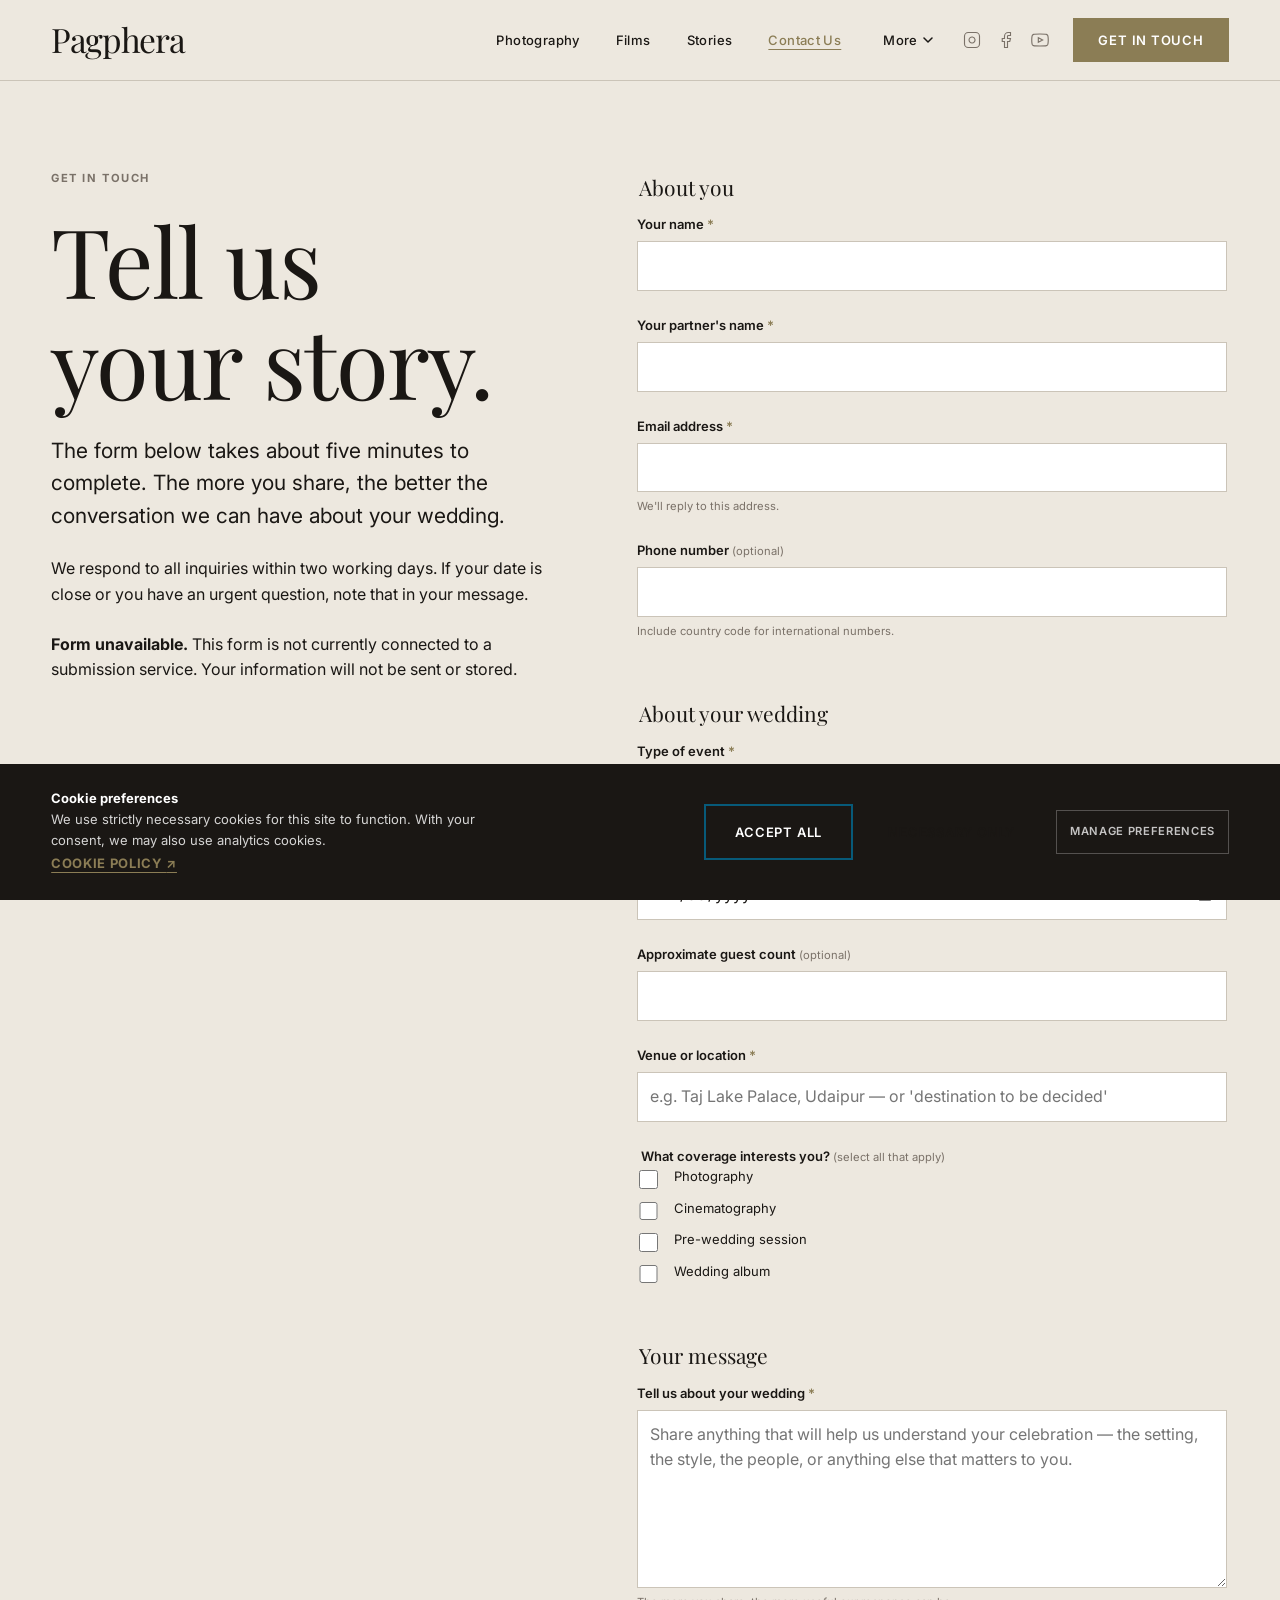
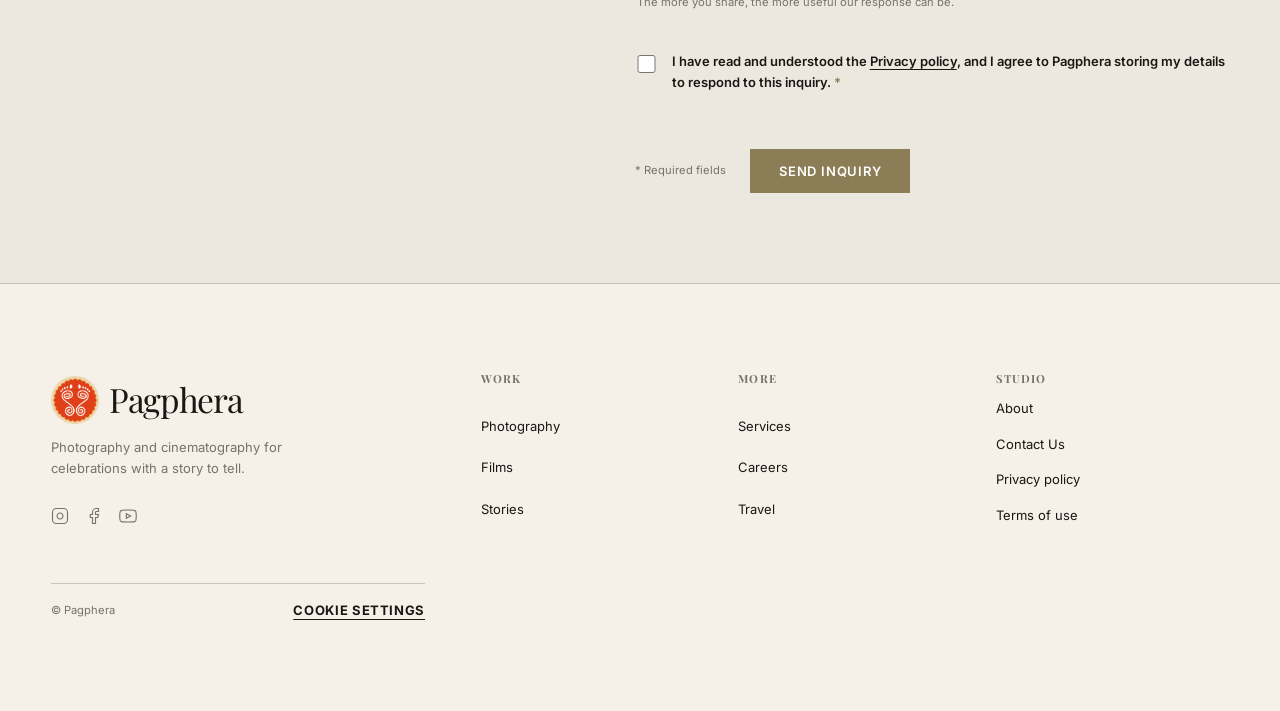
<file: inquiry.html>
<!doctype html>
<html lang="en">

<head>
  <meta charset="UTF-8" />
  <meta name="viewport" content="width=device-width, initial-scale=1.0" />
  <meta name="description"
    content="Inquire about wedding photography and cinematography with Pagphera. Tell us about your date, your location, and your celebration." />
  <meta name="theme-color" content="#fffdf9" />
  <title>Inquire — Pagphera</title>
  <link rel="icon" href="assets/images/favicon.ico" type="image/svg+xml" />
  <link rel="preconnect" href="https://fonts.googleapis.com" />
  <link rel="preconnect" href="https://fonts.gstatic.com" crossorigin />
  <link
    href="https://fonts.googleapis.com/css2?family=Playfair+Display:ital,wght@0,400;0,500;0,600;1,400;1,500&family=Inter:wght@300;400;500;600;700&display=swap"
    rel="stylesheet" />
  <link rel="stylesheet" href="assets/css/reset.css" />
  <link rel="stylesheet" href="assets/css/tokens.css" />
  <link rel="stylesheet" href="assets/css/global.css" />
  <link rel="stylesheet" href="assets/css/components.css" />
  <link rel="stylesheet" href="assets/css/layouts.css" />
  <link rel="stylesheet" href="assets/css/responsive.css" />
</head>

<body id="top">
  <a class="skip-link" href="#main-content">Skip to content</a>

  <header class="site-header" data-site-header>
    <div class="site-header__inner">
      <a class="wordmark" href="index.html" aria-label="Pagphera — return to home">Pagphera</a>
      <button class="menu-toggle" type="button" aria-expanded="false" aria-controls="primary-navigation"
        aria-label="Toggle navigation menu">
        <span class="menu-toggle__icon" aria-hidden="true"></span>
      </button>
      <div class="nav-cluster">
        <nav class="site-navigation" id="primary-navigation" aria-label="Primary navigation">
          <a href="portfolio.html">Photography</a>
          <a href="films.html">Films</a>
          <a href="stories.html">Stories</a>
          <a href="inquiry.html" aria-current="page">Contact Us</a>

          <!-- More dropdown -->
          <div class="nav-dropdown" data-nav-dropdown>
            <button class="nav-dropdown__toggle" type="button" aria-expanded="false" aria-haspopup="true"
              id="nav-dropdown-more">
              <span>More</span>
              <svg class="nav-dropdown__caret" width="10" height="6" viewBox="0 0 10 6" fill="none" aria-hidden="true"
                focusable="false">
                <path d="M1 1L5 5L9 1" stroke="currentColor" stroke-width="1.5" stroke-linecap="round"
                  stroke-linejoin="round" />
              </svg>
            </button>
            <div class="nav-dropdown__menu" role="menu" aria-labelledby="nav-dropdown-more">
              <a href="services.html" role="menuitem">Services</a>
              <a href="careers.html" role="menuitem">Careers</a>
              <a href="travel.html" role="menuitem">Travel</a>
            </div>
          </div>
        </nav>

        <div class="nav-social" aria-label="Social media">
          <a href="https://instagram.com" target="_blank" rel="noopener noreferrer" aria-label="Instagram">
            <svg width="18" height="18" viewBox="0 0 24 24" fill="none" stroke="currentColor" stroke-width="1.5"
              aria-hidden="true" focusable="false">
              <rect x="2" y="2" width="20" height="20" rx="5" ry="5" />
              <path d="M16 11.37A4 4 0 1 1 12.63 8 4 4 0 0 1 16 11.37z" />
              <line x1="17.5" y1="6.5" x2="17.51" y2="6.5" />
            </svg>
          </a>
          <a href="https://facebook.com" target="_blank" rel="noopener noreferrer" aria-label="Facebook">
            <svg width="18" height="18" viewBox="0 0 24 24" fill="none" stroke="currentColor" stroke-width="1.5"
              aria-hidden="true" focusable="false">
              <path d="M18 2h-3a5 5 0 0 0-5 5v3H7v4h3v8h4v-8h3l1-4h-4V7a1 1 0 0 1 1-1h3z" />
            </svg>
          </a>
          <a href="https://youtube.com" target="_blank" rel="noopener noreferrer" aria-label="YouTube">
            <svg width="18" height="18" viewBox="0 0 24 24" fill="none" stroke="currentColor" stroke-width="1.5"
              aria-hidden="true" focusable="false">
              <path
                d="M22.54 6.42a2.78 2.78 0 0 0-1.95-1.96C18.88 4 12 4 12 4s-6.88 0-8.59.46A2.78 2.78 0 0 0 1.46 6.42 29 29 0 0 0 1 12a29 29 0 0 0 .46 5.58 2.78 2.78 0 0 0 1.95 1.95C5.12 20 12 20 12 20s6.88 0 8.59-.47a2.78 2.78 0 0 0 1.95-1.95A29 29 0 0 0 23 12a29 29 0 0 0-.46-5.58z" />
              <polygon points="9.75 15.02 15.5 12 9.75 8.98 9.75 15.02" />
            </svg>
          </a>
        </div>

        <a class="button button--gold" href="inquiry.html">Get In Touch</a>
      </div>
    </div>
  </header>

  <main id="main-content" tabindex="-1">

    <section class="inquiry-page" aria-labelledby="inquiry-title">
      <div class="inquiry-page__intro flow">
        <p class="eyebrow">Get in touch</p>
        <h1 id="inquiry-title">Tell us your story.</h1>
        <p class="lede">The form below takes about five minutes to complete. The more you share, the better the
          conversation we can have about your wedding.</p>
        <p>We respond to all inquiries within two working days. If your date is close or you have an urgent question,
          note that in your message.</p>
        <aside class="form-notice" id="form-submit-status" role="status" aria-label="Form availability"
          aria-live="polite" tabindex="-1">
          <strong>Form unavailable.</strong> This form is not currently connected to a submission service. Your
          information will not be sent or stored.
        </aside>
      </div>

      <div class="inquiry-page__form-area">
        <form class="inquiry-form" id="inquiry-form" action="#" method="post" aria-label="Wedding inquiry form"
          novalidate>
          <!-- Validation summary (shown on submit with errors) -->
          <div class="form-error-summary" id="form-error-summary" role="alert" aria-live="assertive" hidden>
            <p><strong>Please correct the following before sending:</strong></p>
            <ul id="error-summary-list"></ul>
          </div>

          <fieldset class="form-section">
            <legend class="form-section__legend">About you</legend>

            <div class="form-row">
              <div class="field">
                <label for="field-name">Your name <span class="field-required" aria-hidden="true">*</span></label>
                <input type="text" id="field-name" name="name" autocomplete="name" required aria-required="true"
                  aria-describedby="field-name-error" />
                <p class="field-error" id="field-name-error" role="alert" aria-live="polite" hidden></p>
              </div>
              <div class="field">
                <label for="field-partner-name">Your partner's name <span class="field-required"
                    aria-hidden="true">*</span></label>
                <input type="text" id="field-partner-name" name="partner_name" autocomplete="off" required
                  aria-required="true" aria-describedby="field-partner-name-error" />
                <p class="field-error" id="field-partner-name-error" role="alert" aria-live="polite" hidden></p>
              </div>
            </div>

            <div class="form-row">
              <div class="field">
                <label for="field-email">Email address <span class="field-required" aria-hidden="true">*</span></label>
                <input type="email" id="field-email" name="email" autocomplete="email" required aria-required="true"
                  aria-describedby="field-email-hint field-email-error" />
                <p class="field-hint" id="field-email-hint">We'll reply to this address.</p>
                <p class="field-error" id="field-email-error" role="alert" aria-live="polite" hidden></p>
              </div>
              <div class="field">
                <label for="field-phone">Phone number <span class="field-optional">(optional)</span></label>
                <input type="tel" id="field-phone" name="phone" autocomplete="tel"
                  aria-describedby="field-phone-hint" />
                <p class="field-hint" id="field-phone-hint">Include country code for international numbers.</p>
              </div>
            </div>
          </fieldset>

          <fieldset class="form-section">
            <legend class="form-section__legend">About your wedding</legend>

            <div class="form-row form-row--three">
              <div class="field">
                <label for="field-event-type">Type of event <span class="field-required"
                    aria-hidden="true">*</span></label>
                <select id="field-event-type" name="event_type" required aria-required="true"
                  aria-describedby="field-event-type-error">
                  <option value="" disabled selected>Select…</option>
                  <option value="wedding">Wedding</option>
                  <option value="pre-wedding">Pre-wedding</option>
                  <option value="destination-wedding">Destination wedding</option>
                  <option value="engagement">Engagement / couple portraits</option>
                  <option value="other">Other</option>
                </select>
                <p class="field-error" id="field-event-type-error" role="alert" aria-live="polite" hidden></p>
              </div>
              <div class="field">
                <label for="field-date">Wedding date <span class="field-required" aria-hidden="true">*</span></label>
                <input type="date" id="field-date" name="event_date" required aria-required="true"
                  aria-describedby="field-date-error" />
                <p class="field-error" id="field-date-error" role="alert" aria-live="polite" hidden></p>
              </div>
              <div class="field">
                <label for="field-guest-count">Approximate guest count <span
                    class="field-optional">(optional)</span></label>
                <input type="number" id="field-guest-count" name="guest_count" min="1" max="10000" />
              </div>
            </div>

            <div class="field">
              <label for="field-venue">Venue or location <span class="field-required"
                  aria-hidden="true">*</span></label>
              <input type="text" id="field-venue" name="venue"
                placeholder="e.g. Taj Lake Palace, Udaipur — or 'destination to be decided'" required
                aria-required="true" aria-describedby="field-venue-error" />
              <p class="field-error" id="field-venue-error" role="alert" aria-live="polite" hidden></p>
            </div>

            <fieldset class="form-section form-section--inline" aria-label="Coverage type">
              <legend class="field__label">What coverage interests you? <span class="field-optional">(select all that
                  apply)</span></legend>
              <div class="checkbox-group">
                <label class="checkbox-label">
                  <input type="checkbox" name="coverage" value="photography" />
                  <span>Photography</span>
                </label>
                <label class="checkbox-label">
                  <input type="checkbox" name="coverage" value="cinematography" />
                  <span>Cinematography</span>
                </label>
                <label class="checkbox-label">
                  <input type="checkbox" name="coverage" value="pre-wedding" />
                  <span>Pre-wedding session</span>
                </label>
                <label class="checkbox-label">
                  <input type="checkbox" name="coverage" value="album" />
                  <span>Wedding album</span>
                </label>
              </div>
            </fieldset>
          </fieldset>

          <fieldset class="form-section">
            <legend class="form-section__legend">Your message</legend>

            <div class="field">
              <label for="field-message">Tell us about your wedding <span class="field-required"
                  aria-hidden="true">*</span></label>
              <textarea id="field-message" name="message" rows="6" required aria-required="true"
                aria-describedby="field-message-hint field-message-error"
                placeholder="Share anything that will help us understand your celebration — the setting, the style, the people, or anything else that matters to you."></textarea>
              <p class="field-hint" id="field-message-hint">The more you share, the more useful our response can be.</p>
              <p class="field-error" id="field-message-error" role="alert" aria-live="polite" hidden></p>
            </div>

            <div class="field field--consent">
              <label class="checkbox-label" for="field-consent">
                <input type="checkbox" id="field-consent" name="consent" required aria-required="true"
                  aria-describedby="field-consent-error" />
                <span>I have read and understood the <a href="privacy-policy.html">Privacy policy</a>, and I agree to Pagphera storing my details to respond to this inquiry. <span class="field-required" aria-hidden="true">*</span></span>
              </label>
              <p class="field-error" id="field-consent-error" role="alert" aria-live="polite" hidden></p>
            </div>
          </fieldset>

          <div class="form-footer">
            <p class="field-required-note"><span aria-hidden="true">*</span> Required fields</p>
            <button class="button button--gold button--submit" type="submit" id="inquiry-submit">
              <span class="button-label">Send inquiry</span>
              <span class="button-loading" aria-hidden="true" hidden>Sending…</span>
            </button>
          </div>
        </form>

      </div>
    </section>

  </main>

  <!-- Site Footer -->
  <footer class="site-footer" aria-label="Site footer">
    <div class="site-footer__inner">
      <div class="site-footer__brand">
        <a class="wordmark" href="index.html" aria-label="Pagphera — return to home">Pagphera</a>
        <p>Photography and cinematography for celebrations with a story to tell.</p>
        <div class="footer-social" aria-label="Follow us">
          <a href="https://instagram.com" target="_blank" rel="noopener noreferrer" aria-label="Instagram">
            <svg width="18" height="18" viewBox="0 0 24 24" fill="none" stroke="currentColor" stroke-width="1.5"
              aria-hidden="true" focusable="false">
              <rect x="2" y="2" width="20" height="20" rx="5" ry="5" />
              <path d="M16 11.37A4 4 0 1 1 12.63 8 4 4 0 0 1 16 11.37z" />
              <line x1="17.5" y1="6.5" x2="17.51" y2="6.5" />
            </svg>
          </a>
          <a href="https://facebook.com" target="_blank" rel="noopener noreferrer" aria-label="Facebook">
            <svg width="18" height="18" viewBox="0 0 24 24" fill="none" stroke="currentColor" stroke-width="1.5"
              aria-hidden="true" focusable="false">
              <path d="M18 2h-3a5 5 0 0 0-5 5v3H7v4h3v8h4v-8h3l1-4h-4V7a1 1 0 0 1 1-1h3z" />
            </svg>
          </a>
          <a href="https://youtube.com" target="_blank" rel="noopener noreferrer" aria-label="YouTube">
            <svg width="18" height="18" viewBox="0 0 24 24" fill="none" stroke="currentColor" stroke-width="1.5"
              aria-hidden="true" focusable="false">
              <path
                d="M22.54 6.42a2.78 2.78 0 0 0-1.95-1.96C18.88 4 12 4 12 4s-6.88 0-8.59.46A2.78 2.78 0 0 0 1.46 6.42 29 29 0 0 0 1 12a29 29 0 0 0 .46 5.58 2.78 2.78 0 0 0 1.95 1.95C5.12 20 12 20 12 20s6.88 0 8.59-.47a2.78 2.78 0 0 0 1.95-1.95A29 29 0 0 0 23 12a29 29 0 0 0-.46-5.58z" />
              <polygon points="9.75 15.02 15.5 12 9.75 8.98 9.75 15.02" />
            </svg>
          </a>
        </div>
      </div>
      <nav class="site-footer__nav" aria-label="Footer navigation">
        <div class="footer-nav-group">
          <h3 class="footer-nav-group__label">Work</h3>
          <ul>
            <li><a href="portfolio.html">Photography</a></li>
            <li><a href="films.html">Films</a></li>
            <li><a href="stories.html">Stories</a></li>
          </ul>
        </div>
        <div class="footer-nav-group">
          <h3 class="footer-nav-group__label">More</h3>
          <ul>
            <li><a href="services.html">Services</a></li>
            <li><a href="careers.html">Careers</a></li>
            <li><a href="travel.html">Travel</a></li>
          </ul>
        </div>
        <div class="footer-nav-group">
          <h3 class="footer-nav-group__label">Studio</h3>
          <ul>
            <li><a href="about.html">About</a></li>
            <li><a href="inquiry.html">Contact Us</a></li>
            <li><a href="privacy-policy.html">Privacy policy</a></li>
            <li><a href="terms.html">Terms of use</a></li>
          </ul>
        </div>
      </nav>
      <div class="site-footer__bottom">
        <p class="site-footer__note">© Pagphera</p>
        <button class="text-link cookie-settings-trigger" type="button" id="cookie-settings-trigger"
          aria-label="Manage cookie preferences">Cookie settings</button>
      </div>
    </div>
  </footer>

  <div class="cookie-banner" id="cookie-banner" role="region" aria-label="Cookie consent" aria-live="polite" hidden>
    <div class="cookie-banner__inner">
      <div class="cookie-banner__copy">
        <p><strong>Cookie preferences</strong></p>
        <p>We use strictly necessary cookies for this site to function. With your consent, we may also use analytics
          cookies.</p>
        <a href="cookie-policy.html" class="text-link">Cookie policy <span aria-hidden="true">↗</span></a>
      </div>
      <div class="cookie-banner__actions">
        <button class="button button--ink" type="button" id="cookie-accept-all">Accept all</button>
        <button class="button button--outline" type="button" id="cookie-reject-optional">Necessary only</button>
        <button class="button button--ghost-sm" type="button" id="cookie-open-prefs">Manage preferences</button>
      </div>
    </div>
  </div>

  <dialog class="cookie-dialog" id="cookie-dialog" aria-labelledby="cookie-dialog-title">
    <div class="cookie-dialog__inner">
      <div class="cookie-dialog__header">
        <h2 id="cookie-dialog-title" class="cookie-dialog__title">Manage cookie preferences</h2>
        <button class="cookie-dialog__close" type="button" aria-label="Close cookie preferences dialog"
          id="cookie-dialog-close">
          <svg width="16" height="16" viewBox="0 0 16 16" fill="none" aria-hidden="true" focusable="false">
            <path d="M2 2L14 14M14 2L2 14" stroke="currentColor" stroke-width="1.5" />
          </svg>
        </button>
      </div>
      <div class="cookie-dialog__body">
        <div class="cookie-category">
          <div class="cookie-category__header">
            <div>
              <h3 class="cookie-category__name">Strictly necessary</h3>
              <p class="cookie-category__desc">Required for the site to function. Cannot be disabled.</p>
            </div>
            <span class="cookie-toggle cookie-toggle--always-on">Always on</span>
          </div>
        </div>
        <div class="cookie-category">
          <div class="cookie-category__header">
            <div>
              <h3 class="cookie-category__name">Analytics</h3>
              <p class="cookie-category__desc">Helps us understand how visitors use the site so we can improve it.</p>
            </div>
            <label class="cookie-toggle"><input type="checkbox" id="pref-analytics" name="analytics" /><span
                class="cookie-toggle__track" aria-hidden="true"></span></label>
          </div>
        </div>
      </div>
      <div class="cookie-dialog__footer">
        <button class="button button--ink" type="button" id="cookie-save-prefs">Save preferences</button>
      </div>
    </div>
  </dialog>

  <!-- Scroll to top -->
  <button class="scroll-to-top" id="scroll-to-top" aria-label="Scroll back to top" title="Back to top">
    <svg width="20" height="20" viewBox="0 0 24 24" fill="none" stroke="currentColor" stroke-width="2" stroke-linecap="round" stroke-linejoin="round" aria-hidden="true" focusable="false">
      <path d="M18 15L12 9L6 15" />
    </svg>
  </button>

  <script src="assets/js/navigation.js" defer></script>
  <script src="assets/js/forms.js" defer></script>
  <script src="assets/js/cookie-consent.js" defer></script>
  <script src="assets/js/main.js" defer></script>
</body>

</html>
</file>
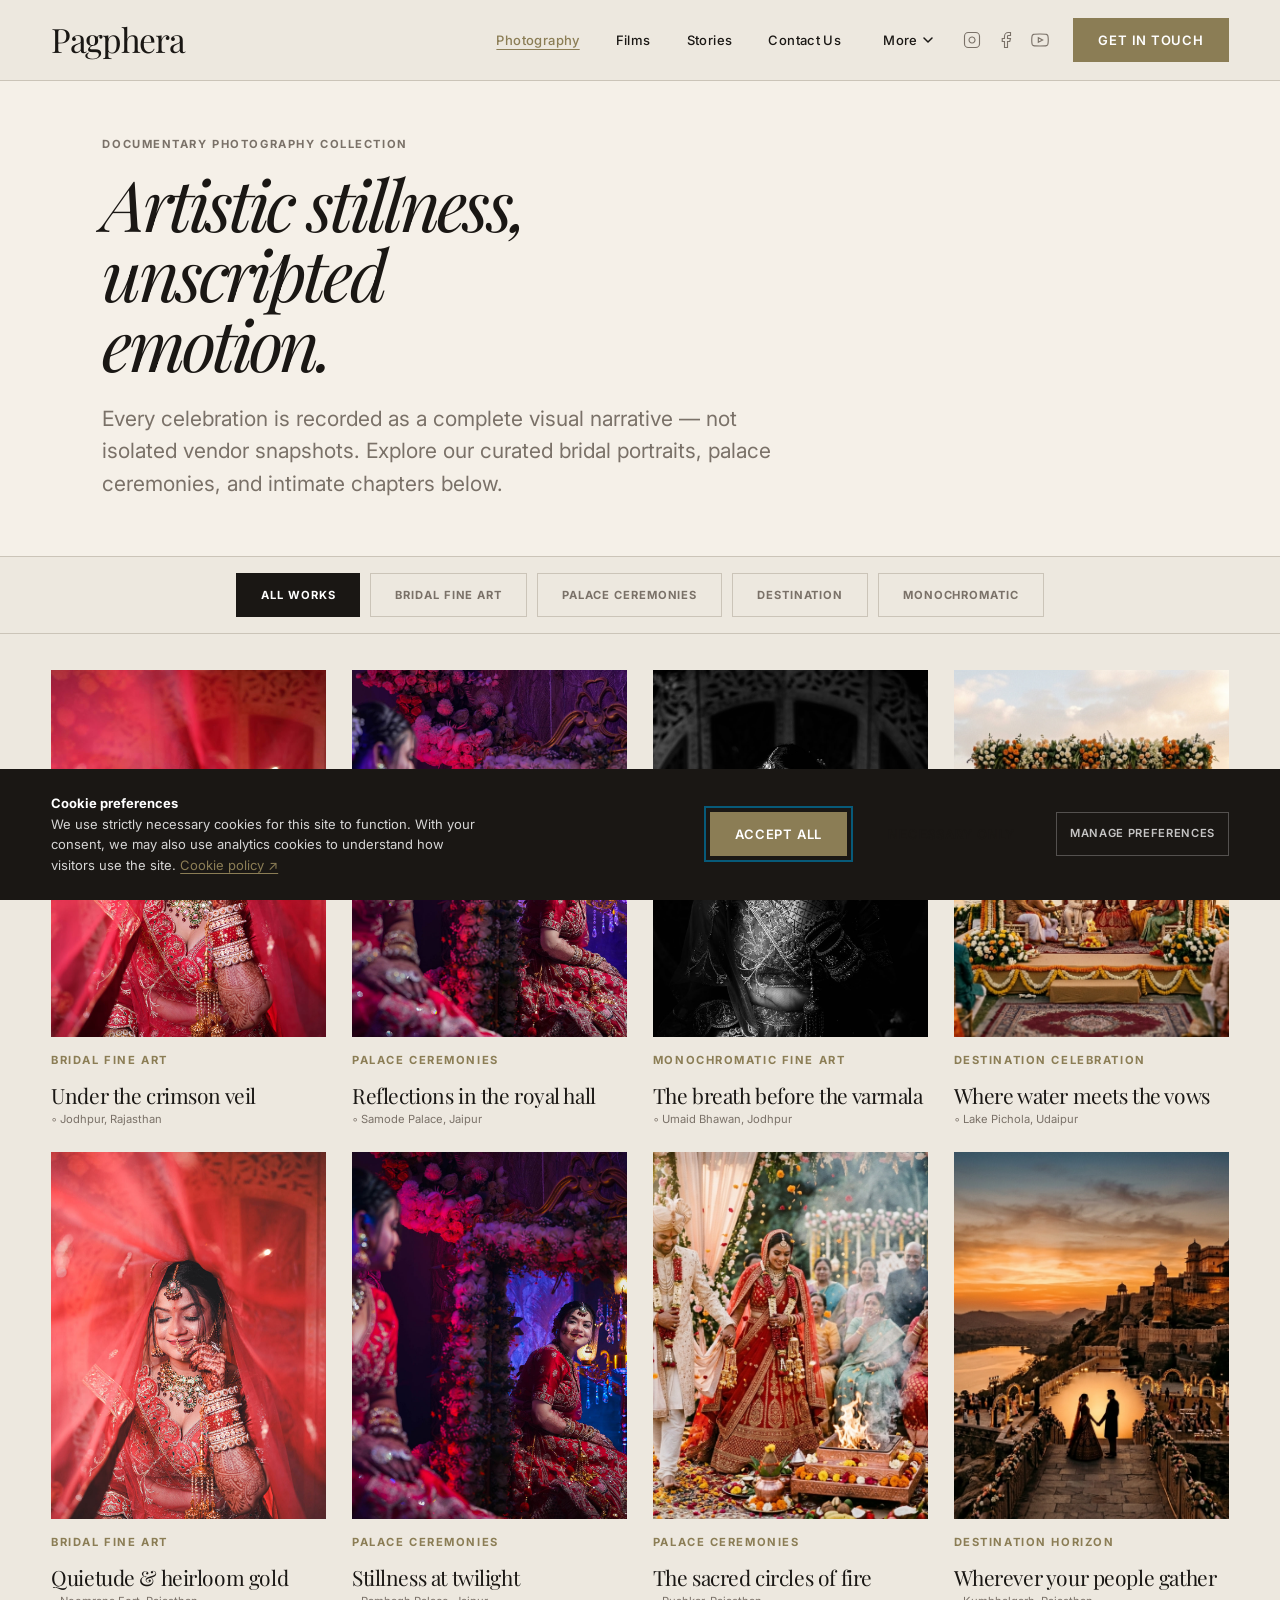
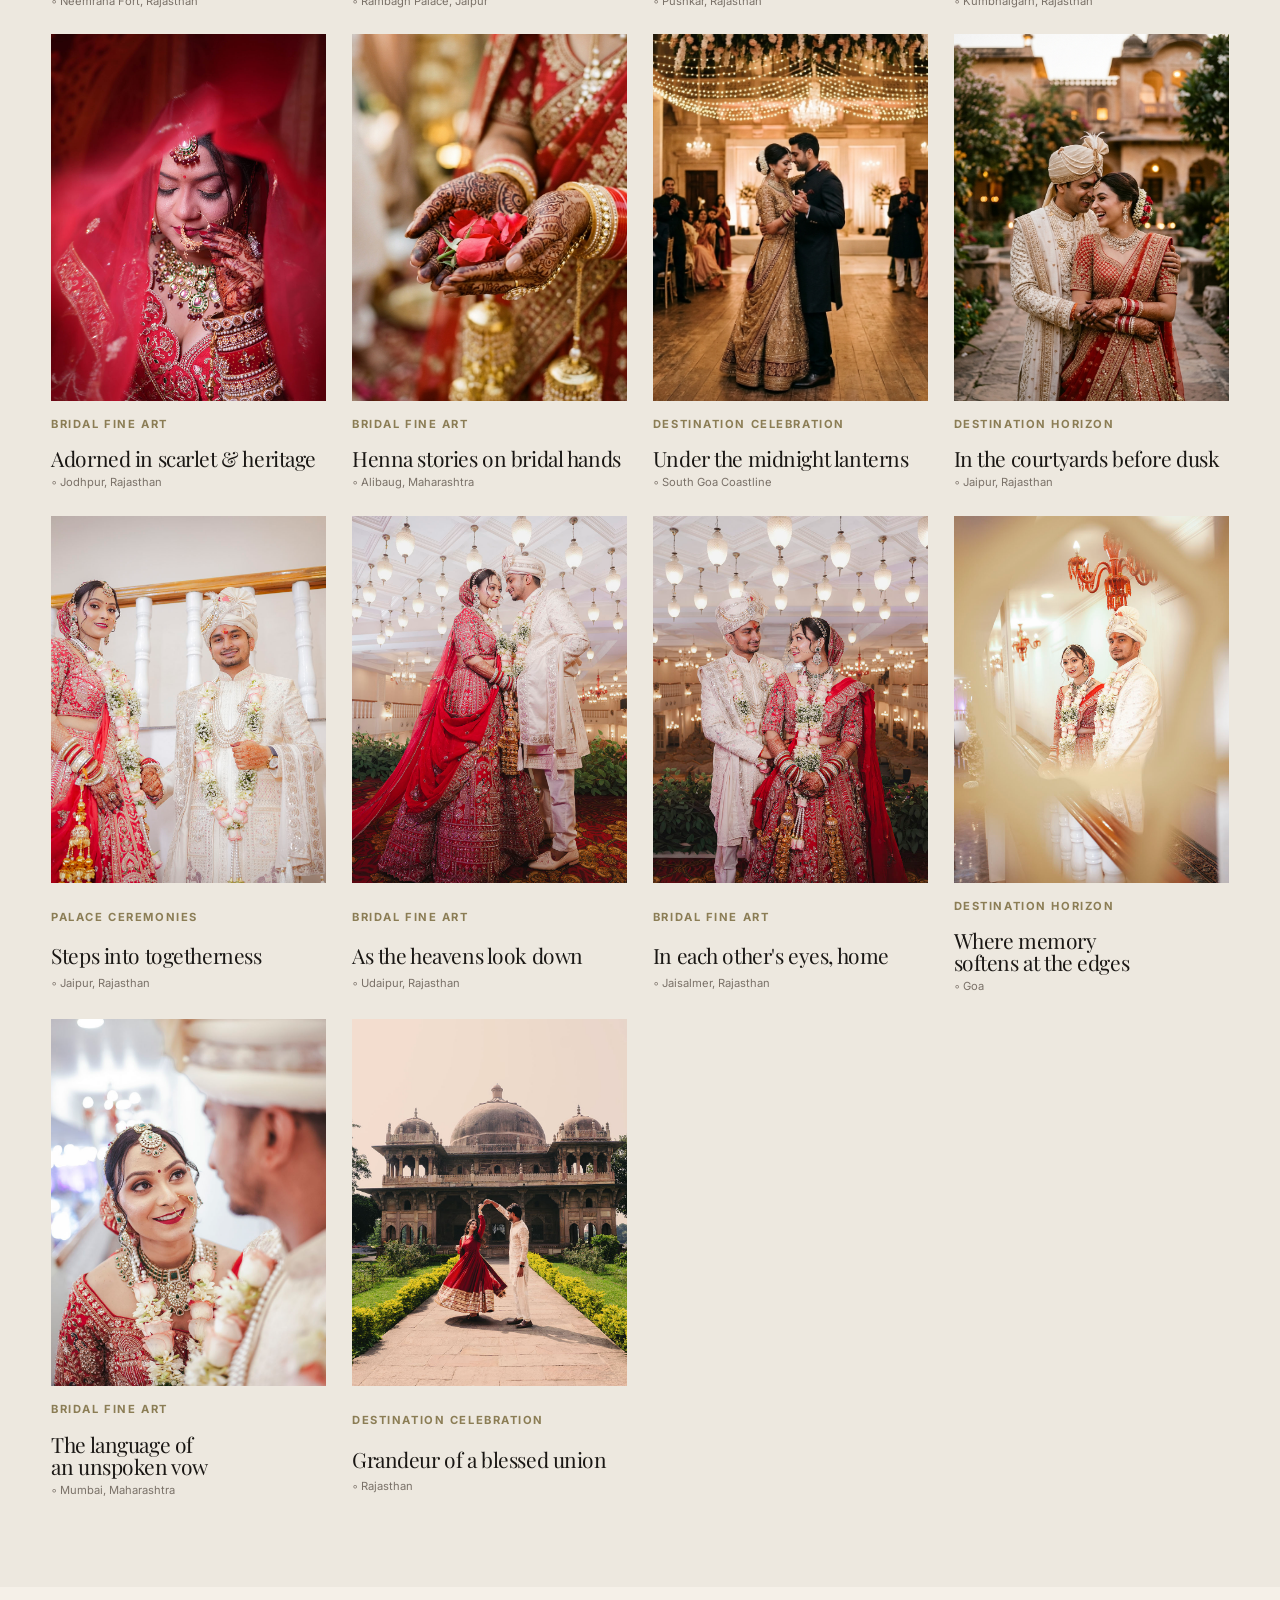
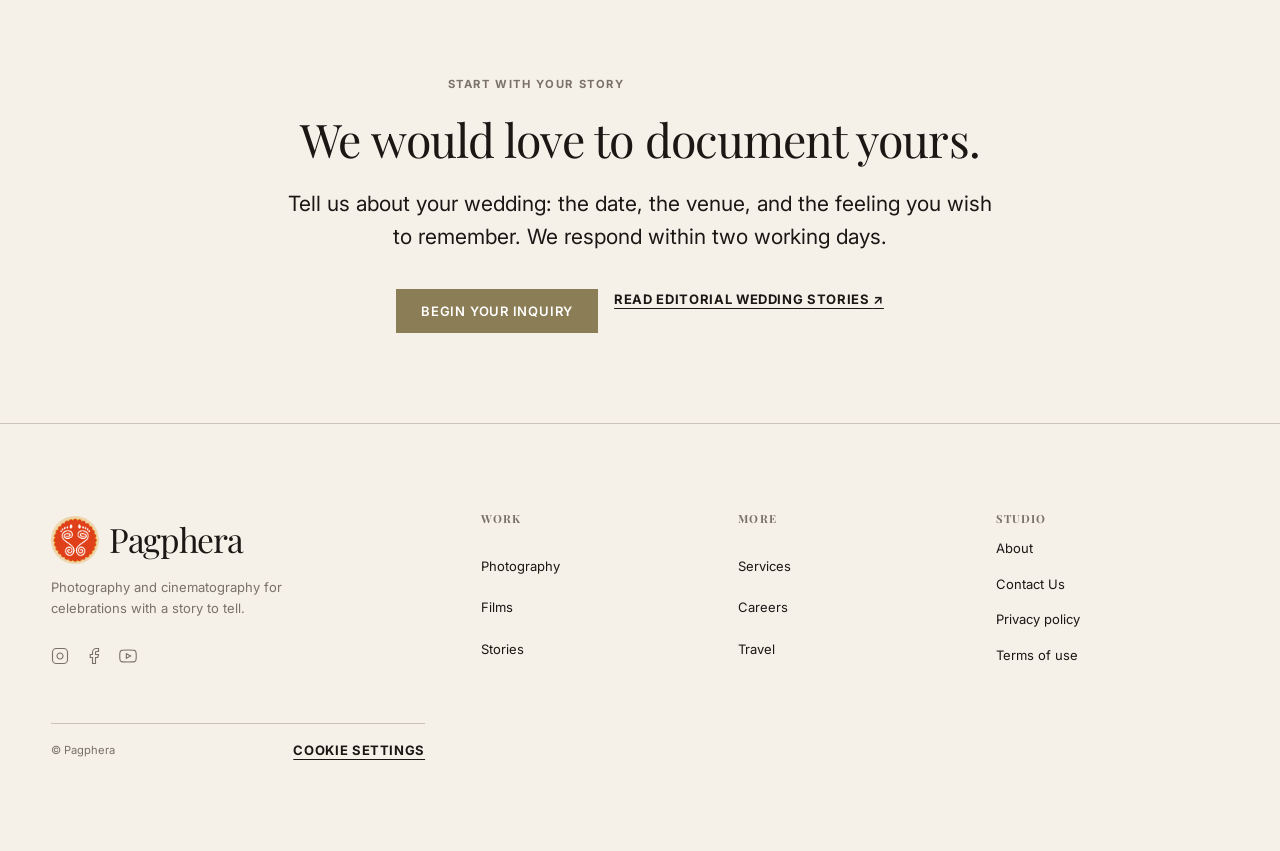
<file: portfolio.html>
<!doctype html>
<html lang="en">

<head>
  <meta charset="UTF-8" />
  <meta name="viewport" content="width=device-width, initial-scale=1.0" />
  <meta name="description"
    content="Browse the Pagphera wedding photography portfolio — curated bridal fine art, palace ceremonies, destination celebrations, and monochromatic portraits across India." />
  <meta name="theme-color" content="#ede8df" />
  <meta property="og:title" content="Photography &amp; Visual Stories — Pagphera" />
  <meta property="og:description" content="Curated editorial wedding photography by Pagphera." />
  <meta property="og:type" content="website" />
  <title>Photography &amp; Visual Stories — Pagphera</title>
  <link rel="icon" href="assets/images/favicon.ico" type="image/svg+xml" />
  <link rel="preconnect" href="https://fonts.googleapis.com" />
  <link rel="preconnect" href="https://fonts.gstatic.com" crossorigin />
  <link
    href="https://fonts.googleapis.com/css2?family=Playfair+Display:ital,wght@0,400;0,500;0,600;1,400;1,500&family=Inter:wght@300;400;500;600;700&display=swap"
    rel="stylesheet" />
  <link rel="stylesheet" href="assets/css/reset.css" />
  <link rel="stylesheet" href="assets/css/tokens.css" />
  <link rel="stylesheet" href="assets/css/global.css" />
  <link rel="stylesheet" href="assets/css/components.css" />
  <link rel="stylesheet" href="assets/css/layouts.css" />
  <link rel="stylesheet" href="assets/css/responsive.css" />
  <script src="assets/js/navigation.js" defer></script>
  <script src="assets/js/cookie-consent.js" defer></script>
  <script src="assets/js/main.js" defer></script>
</head>

<body id="top">
  <a class="skip-link" href="#main-content">Skip to content</a>

  <!-- Site Header -->
  <header class="site-header" data-site-header>
    <div class="site-header__inner">
      <a class="wordmark" href="index.html" aria-label="Pagphera — return to home">Pagphera</a>

      <button class="menu-toggle" type="button" aria-expanded="false" aria-controls="primary-navigation"
        aria-label="Toggle navigation menu">
        <span class="menu-toggle__icon" aria-hidden="true"></span>
      </button>

      <div class="nav-cluster">
        <nav class="site-navigation" id="primary-navigation" aria-label="Primary navigation">
          <a href="portfolio.html" aria-current="page">Photography</a>
          <a href="films.html">Films</a>
          <a href="stories.html">Stories</a>
          <a href="inquiry.html">Contact Us</a>

          <!-- More dropdown -->
          <div class="nav-dropdown" data-nav-dropdown>
            <button class="nav-dropdown__toggle" type="button" aria-expanded="false" aria-haspopup="true"
              id="nav-dropdown-more">
              <span>More</span>
              <svg class="nav-dropdown__caret" width="10" height="6" viewBox="0 0 10 6" fill="none" aria-hidden="true"
                focusable="false">
                <path d="M1 1L5 5L9 1" stroke="currentColor" stroke-width="1.5" stroke-linecap="round"
                  stroke-linejoin="round" />
              </svg>
            </button>
            <div class="nav-dropdown__menu" role="menu" aria-labelledby="nav-dropdown-more">
              <a href="services.html" role="menuitem">Services</a>
              <a href="careers.html" role="menuitem">Careers</a>
              <a href="travel.html" role="menuitem">Travel</a>
            </div>
          </div>
        </nav>

        <div class="nav-social" aria-label="Social media">
          <a href="https://instagram.com" target="_blank" rel="noopener noreferrer" aria-label="Instagram">
            <svg width="18" height="18" viewBox="0 0 24 24" fill="none" stroke="currentColor" stroke-width="1.5"
              aria-hidden="true" focusable="false">
              <rect x="2" y="2" width="20" height="20" rx="5" ry="5" />
              <path d="M16 11.37A4 4 0 1 1 12.63 8 4 4 0 0 1 16 11.37z" />
              <line x1="17.5" y1="6.5" x2="17.51" y2="6.5" />
            </svg>
          </a>
          <a href="https://facebook.com" target="_blank" rel="noopener noreferrer" aria-label="Facebook">
            <svg width="18" height="18" viewBox="0 0 24 24" fill="none" stroke="currentColor" stroke-width="1.5"
              aria-hidden="true" focusable="false">
              <path d="M18 2h-3a5 5 0 0 0-5 5v3H7v4h3v8h4v-8h3l1-4h-4V7a1 1 0 0 1 1-1h3z" />
            </svg>
          </a>
          <a href="https://youtube.com" target="_blank" rel="noopener noreferrer" aria-label="YouTube">
            <svg width="18" height="18" viewBox="0 0 24 24" fill="none" stroke="currentColor" stroke-width="1.5"
              aria-hidden="true" focusable="false">
              <path
                d="M22.54 6.42a2.78 2.78 0 0 0-1.95-1.96C18.88 4 12 4 12 4s-6.88 0-8.59.46A2.78 2.78 0 0 0 1.46 6.42 29 29 0 0 0 1 12a29 29 0 0 0 .46 5.58 2.78 2.78 0 0 0 1.95 1.95C5.12 20 12 20 12 20s6.88 0 8.59-.47a2.78 2.78 0 0 0 1.95-1.95A29 29 0 0 0 23 12a29 29 0 0 0-.46-5.58z" />
              <polygon points="9.75 15.02 15.5 12 9.75 8.98 9.75 15.02" />
            </svg>
          </a>
        </div>

        <a class="button button--gold" href="inquiry.html">Get In Touch</a>
      </div>
    </div>
  </header>

  <main id="main-content" tabindex="-1">

    <!-- Page Header -->
    <section class="page-header section" aria-labelledby="portfolio-title">
      <div class="section-inner flow">
        <p class="eyebrow">Documentary Photography Collection</p>
        <h1 id="portfolio-title"><em>Artistic stillness,</em><br>unscripted emotion.</h1>
        <p class="lede page-header__lede">Every celebration is recorded as a complete visual narrative — not isolated
          vendor snapshots. Explore our curated bridal portraits, palace ceremonies, and intimate chapters below.</p>
      </div>
    </section>

    <!-- Category Filter Bar (HOTC Style) -->
    <section class="section portfolio-filter-section" aria-label="Filter photography collection">
      <div class="section-inner">
        <div class="filter-bar" role="group" aria-label="Filter by category">
          <button class="filter-btn filter-btn--active" type="button" data-filter="all" aria-pressed="true">All
            Works</button>
          <button class="filter-btn" type="button" data-filter="bridal" aria-pressed="false">Bridal Fine Art</button>
          <button class="filter-btn" type="button" data-filter="palace" aria-pressed="false">Palace Ceremonies</button>
          <button class="filter-btn" type="button" data-filter="destination" aria-pressed="false">Destination</button>
          <button class="filter-btn" type="button" data-filter="monochrome" aria-pressed="false">Monochromatic</button>
        </div>
      </div>
    </section>

    <!-- Portfolio Grid -->
    <section class="section portfolio-grid-section" aria-labelledby="stories-list-title">
      <div class="section-inner">
        <h2 id="stories-list-title" class="sr-only">All photography collections</h2>
        <div class="story-grid story-grid--portfolio" id="story-grid" aria-live="polite">

          <!-- Card 1: Eyes Open Bride (Bridal Fine Art) -->
          <article class="story-card" data-category="bridal">
            <a href="story.html" class="story-card__link"
              aria-label="View collection: Bridal gaze behind red veil — Jodhpur">
              <div class="story-card__media">
                <img src="assets/images/bride/bride-portrait-eyes-open.jpg"
                  alt="Bride smiling behind sheer crimson veil adorned with regal jewels." width="800" height="1200"
                  loading="lazy" />
              </div>
              <div class="story-card__meta">
                <p class="eyebrow" style="color: var(--color-gold);">Bridal Fine Art</p>
                <h3>Under the crimson veil</h3>
                <p class="story-card__location">◦ Jodhpur, Rajasthan</p>
              </div>
            </a>
          </article>

          <!-- Card 2: Mirror One (Bridal Fine Art / Palace) -->
          <article class="story-card" data-category="bridal palace">
            <a href="story.html" class="story-card__link"
              aria-label="View collection: Mirror reflection and ornate floral frame — Samode Palace">
              <div class="story-card__media">
                <img src="assets/images/bride/bride-mirror-portrait-one.jpg"
                  alt="Bride mirror reflection framed by fresh floral arch and chandeliers in palace." width="800"
                  height="1200" loading="lazy" />
              </div>
              <div class="story-card__meta">
                <p class="eyebrow" style="color: var(--color-gold);">Palace Ceremonies</p>
                <h3>Reflections in the royal hall</h3>
                <p class="story-card__location">◦ Samode Palace, Jaipur</p>
              </div>
            </a>
          </article>

          <!-- Card 3: Monochromatic Bride (Monochromatic / Bridal) -->
          <article class="story-card" data-category="monochrome bridal">
            <a href="story.html" class="story-card__link"
              aria-label="View collection: Intimate black and white bridal portrait">
              <div class="story-card__media">
                <img src="assets/images/bride/bride-portrait-grayscale.jpg"
                  alt="Fine art monochrome bridal portrait, hand over heart." width="800" height="1200"
                  loading="lazy" />
              </div>
              <div class="story-card__meta">
                <p class="eyebrow" style="color: var(--color-gold);">Monochromatic Fine Art</p>
                <h3>The breath before the varmala</h3>
                <p class="story-card__location">◦ Umaid Bhawan, Jodhpur</p>
              </div>
            </a>
          </article>

          <!-- Card 4: Lakeside Mandap (Palace / Destination) -->
          <article class="story-card" data-category="palace destination">
            <a href="story.html" class="story-card__link"
              aria-label="View collection: Lakeside palace mandap at Lake Pichola">
              <div class="story-card__media">
                <img src="assets/images/stories/demo-ceremony-mandap.jpg"
                  alt="Ceremony mandap overlooking Lake Pichola at sunset." width="1200" height="800" loading="lazy" />
              </div>
              <div class="story-card__meta">
                <p class="eyebrow" style="color: var(--color-gold);">Destination Celebration</p>
                <h3>Where water meets the vows</h3>
                <p class="story-card__location">◦ Lake Pichola, Udaipur</p>
              </div>
            </a>
          </article>

          <!-- Card 5: Closed Eyes Bride (Bridal Fine Art) -->
          <article class="story-card" data-category="bridal">
            <a href="story.html" class="story-card__link"
              aria-label="View collection: Closed eyes contemplative bridal portrait">
              <div class="story-card__media">
                <img src="assets/images/bride/bride-portrait-eyes-closed.jpg"
                  alt="Bride with eyes closed, gold jewelry detail." width="800" height="1067" loading="lazy" />
              </div>
              <div class="story-card__meta">
                <p class="eyebrow" style="color: var(--color-gold);">Bridal Fine Art</p>
                <h3>Quietude &amp; heirloom gold</h3>
                <p class="story-card__location">◦ Neemrana Fort, Rajasthan</p>
              </div>
            </a>
          </article>

          <!-- Card 6: Mirror Two (Bridal / Palace) -->
          <article class="story-card" data-category="bridal palace">
            <a href="story.html" class="story-card__link" aria-label="View collection: Candlelight twilight reflection">
              <div class="story-card__media">
                <img src="assets/images/bride/bride-mirror-portrait-two.jpg"
                  alt="Bride sitting quietly in candlelit twilight room." width="800" height="1200" loading="lazy" />
              </div>
              <div class="story-card__meta">
                <p class="eyebrow" style="color: var(--color-gold);">Palace Ceremonies</p>
                <h3>Stillness at twilight</h3>
                <p class="story-card__location">◦ Rambagh Palace, Jaipur</p>
              </div>
            </a>
          </article>

          <!-- Card 7: Pheras Sacred Fire (Palace) -->
          <article class="story-card" data-category="palace">
            <a href="story.html" class="story-card__link"
              aria-label="View collection: Seven pheras around the sacred fire">
              <div class="story-card__media">
                <img src="assets/images/stories/demo-pheras-fire.jpg"
                  alt="Pheras ceremony around the sacred fire at night." width="1280" height="853" loading="lazy" />
              </div>
              <div class="story-card__meta">
                <p class="eyebrow" style="color: var(--color-gold);">Palace Ceremonies</p>
                <h3>The sacred circles of fire</h3>
                <p class="story-card__location">◦ Pushkar, Rajasthan</p>
              </div>
            </a>
          </article>

          <!-- Card 8: Destination Bastion (Destination) -->
          <article class="story-card" data-category="destination">
            <a href="story.html" class="story-card__link"
              aria-label="View collection: Destination wedding at hilltop fortress">
              <div class="story-card__media">
                <img src="assets/images/stories/demo-destination-landscape.jpg"
                  alt="Hilltop fortress overlooking twilight valley." width="1600" height="900" loading="lazy" />
              </div>
              <div class="story-card__meta">
                <p class="eyebrow" style="color: var(--color-gold);">Destination Horizon</p>
                <h3>Wherever your people gather</h3>
                <p class="story-card__location">◦ Kumbhalgarh, Rajasthan</p>
              </div>
            </a>
          </article>

          <!-- Card 9: Bride Portrait Frontal (Bridal / Palace) -->
          <article class="story-card" data-category="bridal palace">
            <a href="story.html" class="story-card__link"
              aria-label="View collection: Frontal portrait with veil cascade">
              <div class="story-card__media">
                <img src="assets/images/bride/bride-portrait.jpg"
                  alt="Frontal bridal portrait with translucent red veil cascade." width="800" height="1067"
                  loading="lazy" />
              </div>
              <div class="story-card__meta">
                <p class="eyebrow" style="color: var(--color-gold);">Bridal Fine Art</p>
                <h3>Adorned in scarlet &amp; heritage</h3>
                <p class="story-card__location">◦ Jodhpur, Rajasthan</p>
              </div>
            </a>
          </article>

          <!-- Card 10: Mehndi Hands (Bridal) -->
          <article class="story-card" data-category="bridal">
            <a href="story.html" class="story-card__link"
              aria-label="View collection: Mehndi ceremony delicate hand details">
              <div class="story-card__media">
                <img src="assets/images/stories/demo-mehndi-hands.jpg"
                  alt="Intricate mehndi henna on bridal hands holding rose petals." width="800" height="1200"
                  loading="lazy" />
              </div>
              <div class="story-card__meta">
                <p class="eyebrow" style="color: var(--color-gold);">Bridal Fine Art</p>
                <h3>Henna stories on bridal hands</h3>
                <p class="story-card__location">◦ Alibaug, Maharashtra</p>
              </div>
            </a>
          </article>

          <!-- Card 11: Reception Night Dance (Palace / Destination) -->
          <article class="story-card" data-category="palace destination">
            <a href="story.html" class="story-card__link"
              aria-label="View collection: First dance under illuminated lanterns">
              <div class="story-card__media">
                <img src="assets/images/stories/demo-reception-night.jpg"
                  alt="Couple dancing under fairy lights and hanging lanterns." width="1280" height="853"
                  loading="lazy" />
              </div>
              <div class="story-card__meta">
                <p class="eyebrow" style="color: var(--color-gold);">Destination Celebration</p>
                <h3>Under the midnight lanterns</h3>
                <p class="story-card__location">◦ South Goa Coastline</p>
              </div>
            </a>
          </article>

          <!-- Card 12: Garden Pre-Wedding (Destination) -->
          <article class="story-card" data-category="destination">
            <a href="story.html" class="story-card__link" aria-label="View collection: Palace gardens at dusk">
              <div class="story-card__media">
                <img src="assets/images/stories/demo-couple-garden.jpg"
                  alt="Couple laughing in palace garden courtyard." width="800" height="1000" loading="lazy" />
              </div>
              <div class="story-card__meta">
                <p class="eyebrow" style="color: var(--color-gold);">Destination Horizon</p>
                <h3>In the courtyards before dusk</h3>
                <p class="story-card__location">◦ Jaipur, Rajasthan</p>
              </div>
            </a>
          </article>


          <!-- Card 13: Groom Bride Stairs (Destination) -->
          <article class="story-card" data-category="palace destination">
            <a href="story.html" class="story-card__link" aria-label="View collection: Couple descending palace steps">
              <div class="story-card__media">
                <img src="assets/images/groom-bride/groom_bride_starirs.jpg"
                  alt="Bride and groom descending palace steps in ceremonial attire." width="800" height="1067"
                  loading="lazy" />
              </div>
              <div class="story-card__meta">
                <p class="eyebrow" style="color: var(--color-gold);">Palace Ceremonies</p>
                <h3>Steps into togetherness</h3>
                <p class="story-card__location">◦ Jaipur, Rajasthan</p>
              </div>
            </a>
          </article>

          <!-- Card 14: Groom Bride Ceiling One (Bridal) -->
          <article class="story-card" data-category="bridal palace">
            <a href="story.html" class="story-card__link"
              aria-label="View collection: Overhead bridal portrait at mandap">
              <div class="story-card__media">
                <img src="assets/images/groom-bride/groom_bride_ceil_pose_one.jpg"
                  alt="Bride and groom overhead portrait at floral mandap." width="800" height="1067" loading="lazy" />
              </div>
              <div class="story-card__meta">
                <p class="eyebrow" style="color: var(--color-gold);">Bridal Fine Art</p>
                <h3>As the heavens look down</h3>
                <p class="story-card__location">◦ Udaipur, Rajasthan</p>
              </div>
            </a>
          </article>

          <!-- Card 15: Groom Bride Looking Each Other (Bridal) -->
          <article class="story-card" data-category="bridal">
            <a href="story.html" class="story-card__link"
              aria-label="View collection: Couple sharing an intimate glance">
              <div class="story-card__media">
                <img src="assets/images/groom-bride/groom_bride_ceil_pose_looking_eachothe.jpg"
                  alt="Bride and groom looking at each other, overhead perspective." width="800" height="1067"
                  loading="lazy" />
              </div>
              <div class="story-card__meta">
                <p class="eyebrow" style="color: var(--color-gold);">Bridal Fine Art</p>
                <h3>In each other's eyes, home</h3>
                <p class="story-card__location">◦ Jaisalmer, Rajasthan</p>
              </div>
            </a>
          </article>

          <!-- Card 16: Groom Bride Blur Portrait (Destination) -->
          <article class="story-card" data-category="destination">
            <a href="story.html" class="story-card__link"
              aria-label="View collection: Dreamy portrait of couple at sunset">
              <div class="story-card__media">
                <img src="assets/images/groom-bride/groom_bride_blur_portrait.jpg"
                  alt="Dreamy, soft-focus portrait of bride and groom at golden hour." width="800" height="1067"
                  loading="lazy" />
              </div>
              <div class="story-card__meta">
                <p class="eyebrow" style="color: var(--color-gold);">Destination Horizon</p>
                <h3>Where memory softens at the edges</h3>
                <p class="story-card__location">◦ Goa</p>
              </div>
            </a>
          </article>

          <!-- Card 17: Bride Looking at Groom (Bridal) -->
          <article class="story-card" data-category="bridal">
            <a href="story.html" class="story-card__link" aria-label="View collection: Bride gazing at groom">
              <div class="story-card__media">
                <img src="assets/images/groom-bride/bride_looking_groom.jpg"
                  alt="Bride looking at groom with deep reverence during ceremony." width="800" height="1067"
                  loading="lazy" />
              </div>
              <div class="story-card__meta">
                <p class="eyebrow" style="color: var(--color-gold);">Bridal Fine Art</p>
                <h3>The language of an unspoken vow</h3>
                <p class="story-card__location">◦ Mumbai, Maharashtra</p>
              </div>
            </a>
          </article>

          <!-- Card 18: Groom Bride Wide (Destination) -->
          <article class="story-card" data-category="destination">
            <a href="story.html" class="story-card__link"
              aria-label="View collection: Wide shot of couple at heritage site">
              <div class="story-card__media">
                <img src="assets/images/groom-bride/groom_bride_wa_one.jpg"
                  alt="Bride and groom wide shot at heritage palace grounds." width="800" height="1067"
                  loading="lazy" />
              </div>
              <div class="story-card__meta">
                <p class="eyebrow" style="color: var(--color-gold);">Destination Celebration</p>
                <h3>Grandeur of a blessed union</h3>
                <p class="story-card__location">◦ Rajasthan</p>
              </div>
            </a>
          </article>

        </div>

        <!-- Empty state -->
        <div class="portfolio-empty" id="portfolio-empty" hidden aria-live="polite">
          <p>No collections match this category. <button class="text-link" type="button" data-filter="all">View all
              works.</button></p>
        </div>
      </div>
    </section>

    <!-- Inquiry CTA -->
    <section class="section cta-section" aria-labelledby="portfolio-inquire-title">
      <div class="cta-section__inner flow">
        <p class="eyebrow">Start with your story</p>
        <h2 id="portfolio-inquire-title">We would love to document yours.</h2>
        <p class="lede">Tell us about your wedding: the date, the venue, and the feeling you wish to remember. We
          respond within two working days.</p>
        <div class="cta-section__actions">
          <a class="button button--gold" href="inquiry.html">Begin your inquiry</a>
          <a class="text-link" href="stories.html">Read editorial wedding stories <span aria-hidden="true">↗</span></a>
        </div>
      </div>
    </section>

  </main>

  <!-- Site Footer -->
  <footer class="site-footer" aria-label="Site footer">
    <div class="site-footer__inner">
      <div class="site-footer__brand">
        <a class="wordmark" href="index.html" aria-label="Pagphera — return to home">Pagphera</a>
        <p>Photography and cinematography for celebrations with a story to tell.</p>
        <div class="footer-social" aria-label="Follow us">
          <a href="https://instagram.com" target="_blank" rel="noopener noreferrer" aria-label="Instagram">
            <svg width="18" height="18" viewBox="0 0 24 24" fill="none" stroke="currentColor" stroke-width="1.5"
              aria-hidden="true" focusable="false">
              <rect x="2" y="2" width="20" height="20" rx="5" ry="5" />
              <path d="M16 11.37A4 4 0 1 1 12.63 8 4 4 0 0 1 16 11.37z" />
              <line x1="17.5" y1="6.5" x2="17.51" y2="6.5" />
            </svg>
          </a>
          <a href="https://facebook.com" target="_blank" rel="noopener noreferrer" aria-label="Facebook">
            <svg width="18" height="18" viewBox="0 0 24 24" fill="none" stroke="currentColor" stroke-width="1.5"
              aria-hidden="true" focusable="false">
              <path d="M18 2h-3a5 5 0 0 0-5 5v3H7v4h3v8h4v-8h3l1-4h-4V7a1 1 0 0 1 1-1h3z" />
            </svg>
          </a>
          <a href="https://youtube.com" target="_blank" rel="noopener noreferrer" aria-label="YouTube">
            <svg width="18" height="18" viewBox="0 0 24 24" fill="none" stroke="currentColor" stroke-width="1.5"
              aria-hidden="true" focusable="false">
              <path
                d="M22.54 6.42a2.78 2.78 0 0 0-1.95-1.96C18.88 4 12 4 12 4s-6.88 0-8.59.46A2.78 2.78 0 0 0 1.46 6.42 29 29 0 0 0 1 12a29 29 0 0 0 .46 5.58 2.78 2.78 0 0 0 1.95 1.95C5.12 20 12 20 12 20s6.88 0 8.59-.47a2.78 2.78 0 0 0 1.95-1.95A29 29 0 0 0 23 12a29 29 0 0 0-.46-5.58z" />
              <polygon points="9.75 15.02 15.5 12 9.75 8.98 9.75 15.02" />
            </svg>
          </a>
        </div>
      </div>
      <nav class="site-footer__nav" aria-label="Footer navigation">
        <div class="footer-nav-group">
          <h3 class="footer-nav-group__label">Work</h3>
          <ul>
            <li><a href="portfolio.html">Photography</a></li>
            <li><a href="films.html">Films</a></li>
            <li><a href="stories.html">Stories</a></li>
          </ul>
        </div>
        <div class="footer-nav-group">
          <h3 class="footer-nav-group__label">More</h3>
          <ul>
            <li><a href="services.html">Services</a></li>
            <li><a href="careers.html">Careers</a></li>
            <li><a href="travel.html">Travel</a></li>
          </ul>
        </div>
        <div class="footer-nav-group">
          <h3 class="footer-nav-group__label">Studio</h3>
          <ul>
            <li><a href="about.html">About</a></li>
            <li><a href="inquiry.html">Contact Us</a></li>
            <li><a href="privacy-policy.html">Privacy policy</a></li>
            <li><a href="terms.html">Terms of use</a></li>
          </ul>
        </div>
      </nav>
      <div class="site-footer__bottom">
        <p class="site-footer__note">© Pagphera</p>
        <button class="text-link cookie-settings-trigger" type="button" id="cookie-settings-trigger"
          aria-label="Manage cookie preferences">Cookie settings</button>
      </div>
    </div>
  </footer>

  <!-- Cookie Consent Banner -->
  <div class="cookie-banner" id="cookie-banner" role="region" aria-label="Cookie consent" aria-live="polite" hidden>
    <div class="cookie-banner__inner">
      <div class="cookie-banner__copy">
        <p><strong>Cookie preferences</strong></p>
        <p>We use strictly necessary cookies for this site to function. With your consent, we may also use analytics
          cookies to understand how visitors use the site. <a href="cookie-policy.html">Cookie policy ↗</a></p>
      </div>
      <div class="cookie-banner__actions">
        <button class="button button--gold" type="button" id="cookie-accept-all">Accept all</button>
        <button class="button button--outline" type="button" id="cookie-reject-optional">Necessary only</button>
        <button class="button button--ghost-sm" type="button" id="cookie-open-prefs">Manage preferences</button>
      </div>
    </div>
  </div>

  <!-- Cookie Preferences Dialog -->
  <dialog class="cookie-dialog" id="cookie-dialog" aria-labelledby="cookie-dialog-title">
    <div class="cookie-dialog__inner">
      <div class="cookie-dialog__header">
        <h2 id="cookie-dialog-title" class="cookie-dialog__title">Manage cookie preferences</h2>
        <button class="cookie-dialog__close" type="button" aria-label="Close cookie preferences dialog"
          id="cookie-dialog-close">
          <svg width="16" height="16" viewBox="0 0 16 16" fill="none" aria-hidden="true" focusable="false">
            <path d="M2 2L14 14M14 2L2 14" stroke="currentColor" stroke-width="1.5" />
          </svg>
        </button>
      </div>
      <div class="cookie-dialog__body">
        <div class="cookie-category">
          <div class="cookie-category__header">
            <div>
              <h3 class="cookie-category__name">Strictly necessary</h3>
              <p class="cookie-category__desc">Required for the site to function. Cannot be disabled.</p>
            </div>
            <span class="cookie-toggle cookie-toggle--always-on" aria-label="Always active">Always on</span>
          </div>
        </div>
        <div class="cookie-category">
          <div class="cookie-category__header">
            <div>
              <h3 class="cookie-category__name">Analytics</h3>
              <p class="cookie-category__desc">Helps us understand how visitors use the site. No personal data sold or
                shared.</p>
            </div>
            <label class="cookie-toggle" aria-label="Toggle analytics cookies">
              <input type="checkbox" id="pref-analytics" name="analytics" />
              <span class="cookie-toggle__track" aria-hidden="true"></span>
            </label>
          </div>
        </div>
      </div>
      <div class="cookie-dialog__footer">
        <button class="button button--gold" type="button" id="cookie-save-prefs">Save preferences</button>
      </div>
    </div>
  </dialog>

  <!-- Scroll to top -->
  <button class="scroll-to-top" id="scroll-to-top" aria-label="Scroll back to top" title="Back to top">
    <svg width="20" height="20" viewBox="0 0 24 24" fill="none" stroke="currentColor" stroke-width="2"
      stroke-linecap="round" stroke-linejoin="round" aria-hidden="true" focusable="false">
      <path d="M18 15L12 9L6 15" />
    </svg>
  </button>

</body>

</html>
</file>
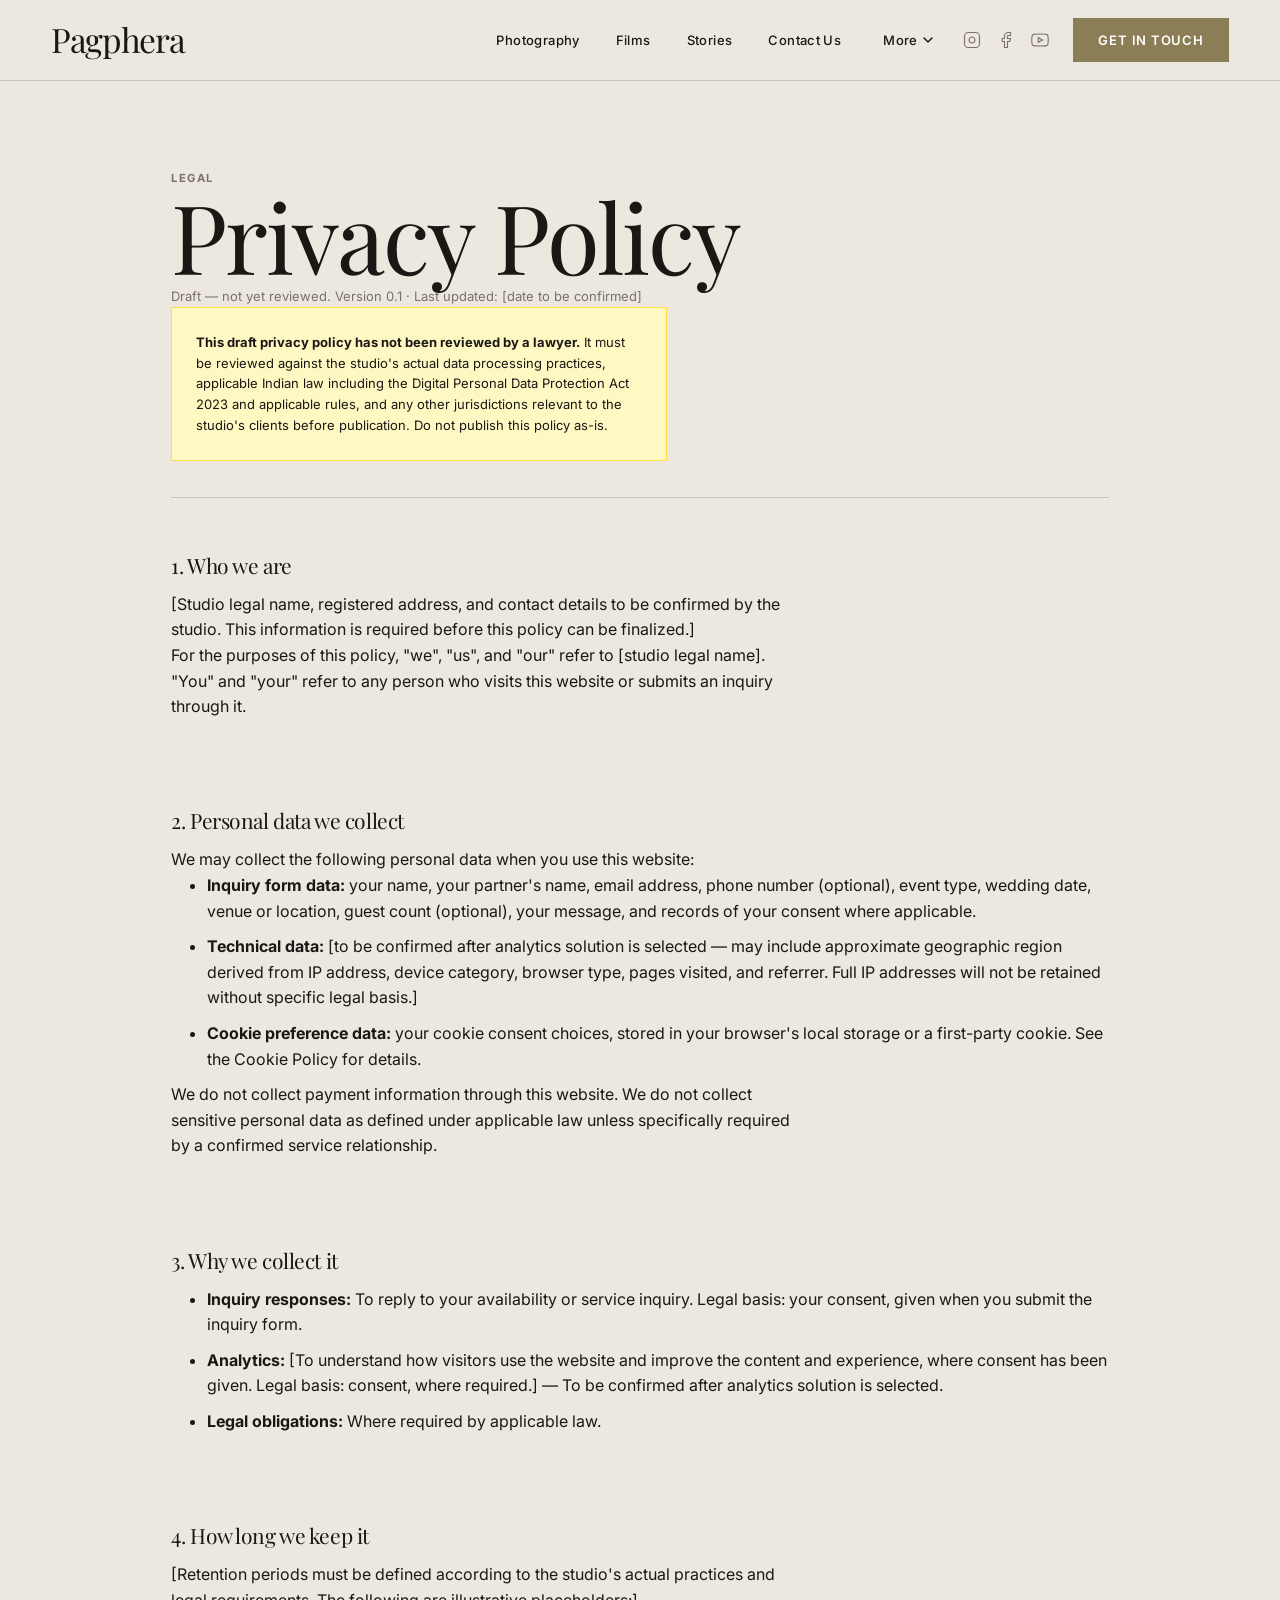
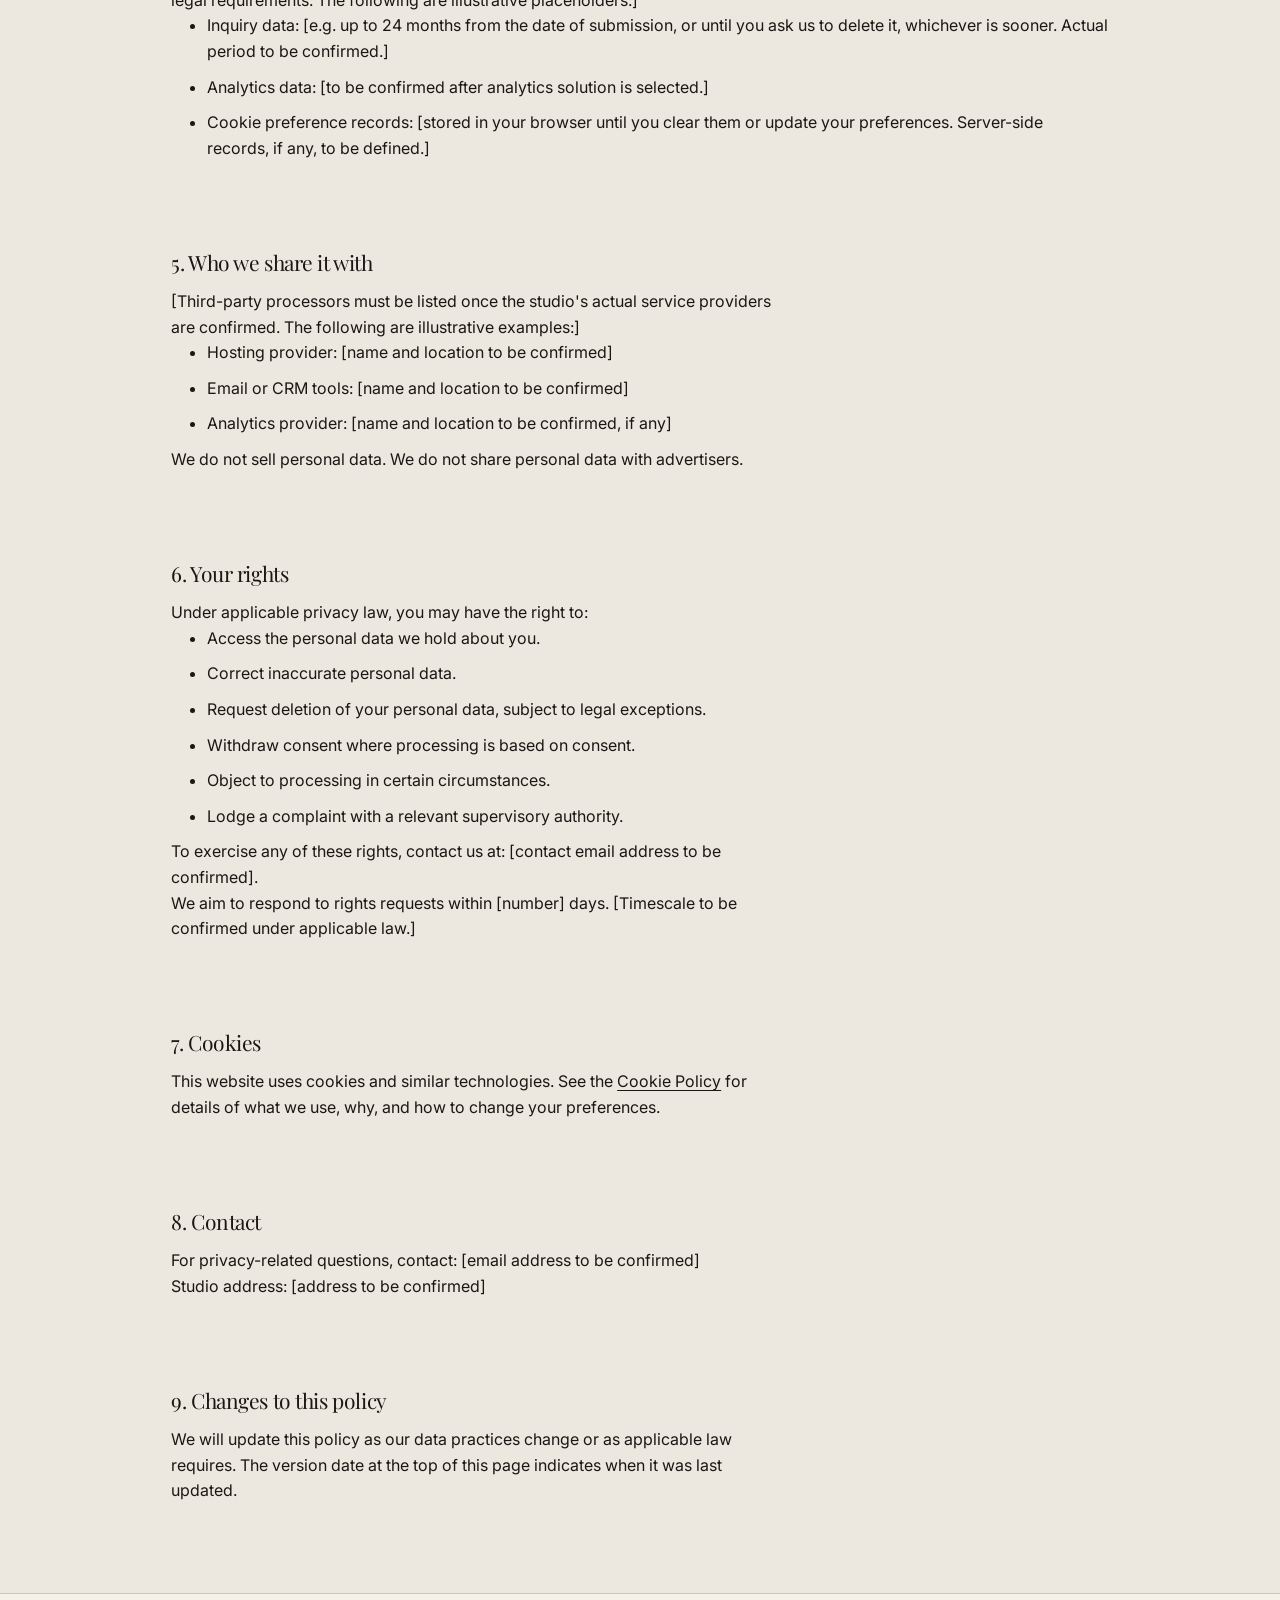
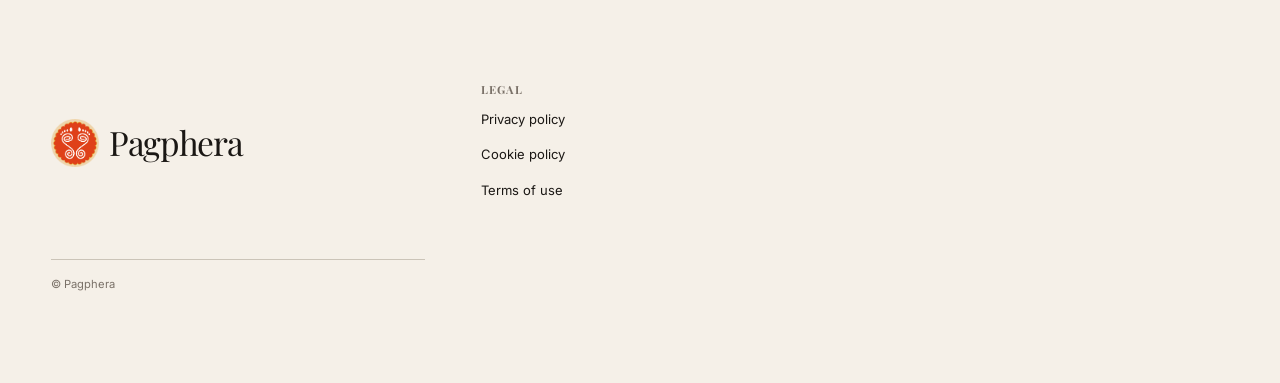
<file: privacy-policy.html>
<!doctype html>
<html lang="en">

<head>
  <meta charset="UTF-8" />
  <meta name="viewport" content="width=device-width, initial-scale=1.0" />
  <meta name="robots" content="noindex" />
  <meta name="description"
    content="Privacy policy for Pagphera — how we collect, use, and protect your personal data." />
  <title>Privacy Policy — Pagphera</title>
  <link rel="icon" href="assets/images/favicon.ico" type="image/svg+xml" />
  <link rel="preconnect" href="https://fonts.googleapis.com" />
  <link rel="preconnect" href="https://fonts.gstatic.com" crossorigin />
  <link
    href="https://fonts.googleapis.com/css2?family=Playfair+Display:ital,wght@0,400;0,500;0,600;1,400;1,500&family=Inter:wght@300;400;500;600;700&display=swap"
    rel="stylesheet" />
  <link rel="stylesheet" href="assets/css/reset.css" />
  <link rel="stylesheet" href="assets/css/tokens.css" />
  <link rel="stylesheet" href="assets/css/global.css" />
  <link rel="stylesheet" href="assets/css/components.css" />
  <link rel="stylesheet" href="assets/css/layouts.css" />
  <link rel="stylesheet" href="assets/css/responsive.css" />
</head>

<body id="top">
  <a class="skip-link" href="#main-content">Skip to content</a>

  <header class="site-header" data-site-header>
    <div class="site-header__inner">
      <a class="wordmark" href="index.html" aria-label="Pagphera — return to home">Pagphera</a>
      <button class="menu-toggle" type="button" aria-expanded="false" aria-controls="primary-navigation"
        aria-label="Toggle navigation menu">
        <span class="menu-toggle__icon" aria-hidden="true"></span>
      </button>
      <div class="nav-cluster">
        <nav class="site-navigation" id="primary-navigation" aria-label="Primary navigation">
          <a href="portfolio.html">Photography</a>
          <a href="films.html">Films</a>
          <a href="stories.html">Stories</a>
          <a href="inquiry.html">Contact Us</a>

          <!-- More dropdown -->
          <div class="nav-dropdown" data-nav-dropdown>
            <button class="nav-dropdown__toggle" type="button" aria-expanded="false" aria-haspopup="true"
              id="nav-dropdown-more">
              <span>More</span>
              <svg class="nav-dropdown__caret" width="10" height="6" viewBox="0 0 10 6" fill="none" aria-hidden="true"
                focusable="false">
                <path d="M1 1L5 5L9 1" stroke="currentColor" stroke-width="1.5" stroke-linecap="round"
                  stroke-linejoin="round" />
              </svg>
            </button>
            <div class="nav-dropdown__menu" role="menu" aria-labelledby="nav-dropdown-more">
              <a href="services.html" role="menuitem">Services</a>
              <a href="careers.html" role="menuitem">Careers</a>
              <a href="travel.html" role="menuitem">Travel</a>
            </div>
          </div>
        </nav>

        <div class="nav-social" aria-label="Social media">
          <a href="https://instagram.com" target="_blank" rel="noopener noreferrer" aria-label="Instagram">
            <svg width="18" height="18" viewBox="0 0 24 24" fill="none" stroke="currentColor" stroke-width="1.5"
              aria-hidden="true" focusable="false">
              <rect x="2" y="2" width="20" height="20" rx="5" ry="5" />
              <path d="M16 11.37A4 4 0 1 1 12.63 8 4 4 0 0 1 16 11.37z" />
              <line x1="17.5" y1="6.5" x2="17.51" y2="6.5" />
            </svg>
          </a>
          <a href="https://facebook.com" target="_blank" rel="noopener noreferrer" aria-label="Facebook">
            <svg width="18" height="18" viewBox="0 0 24 24" fill="none" stroke="currentColor" stroke-width="1.5"
              aria-hidden="true" focusable="false">
              <path d="M18 2h-3a5 5 0 0 0-5 5v3H7v4h3v8h4v-8h3l1-4h-4V7a1 1 0 0 1 1-1h3z" />
            </svg>
          </a>
          <a href="https://youtube.com" target="_blank" rel="noopener noreferrer" aria-label="YouTube">
            <svg width="18" height="18" viewBox="0 0 24 24" fill="none" stroke="currentColor" stroke-width="1.5"
              aria-hidden="true" focusable="false">
              <path
                d="M22.54 6.42a2.78 2.78 0 0 0-1.95-1.96C18.88 4 12 4 12 4s-6.88 0-8.59.46A2.78 2.78 0 0 0 1.46 6.42 29 29 0 0 0 1 12a29 29 0 0 0 .46 5.58 2.78 2.78 0 0 0 1.95 1.95C5.12 20 12 20 12 20s6.88 0 8.59-.47a2.78 2.78 0 0 0 1.95-1.95A29 29 0 0 0 23 12a29 29 0 0 0-.46-5.58z" />
              <polygon points="9.75 15.02 15.5 12 9.75 8.98 9.75 15.02" />
            </svg>
          </a>
        </div>

        <a class="button button--gold" href="inquiry.html">Get In Touch</a>
      </div>
    </div>
  </header>

  <main id="main-content" tabindex="-1">
    <article class="legal-page section" aria-labelledby="privacy-title">
      <header class="legal-page__header">
        <p class="eyebrow">Legal</p>
        <h1 id="privacy-title">Privacy Policy</h1>
        <p class="legal-page__meta">Draft — not yet reviewed. Version 0.1 &middot; Last updated: [date to be confirmed]
        </p>
        <p class="legal-page__notice"><strong>This draft privacy policy has not been reviewed by a lawyer.</strong> It
          must be reviewed against the studio's actual data processing practices,
          applicable Indian law including the Digital Personal Data Protection Act 2023 and applicable rules, and any
          other jurisdictions relevant to the studio's clients before publication. Do not publish this policy as-is.</p>
      </header>

      <div class="legal-page__body flow">

        <section aria-labelledby="privacy-who">
          <h2 id="privacy-who">1. Who we are</h2>
          <p>[Studio legal name, registered address, and contact details to be confirmed by the studio. This information
            is required before this policy can be finalized.]</p>
          <p>For the purposes of this policy, "we", "us", and "our" refer to [studio legal name]. "You" and "your" refer
            to any person who visits this website or submits an inquiry through it.</p>
        </section>

        <section aria-labelledby="privacy-data">
          <h2 id="privacy-data">2. Personal data we collect</h2>
          <p>We may collect the following personal data when you use this website:</p>
          <ul>
            <li><strong>Inquiry form data:</strong> your name, your partner's name, email address, phone number
              (optional), event type, wedding date, venue or location, guest count (optional), your message, and records
              of your consent where applicable.</li>
            <li><strong>Technical data:</strong> [to be confirmed after analytics solution is selected — may include
              approximate geographic region derived from IP address, device category, browser type, pages visited, and
              referrer. Full IP addresses will not be retained without specific legal basis.]</li>
            <li><strong>Cookie preference data:</strong> your cookie consent choices, stored in your browser's local
              storage or a first-party cookie. See the Cookie Policy for details.</li>
          </ul>
          <p>We do not collect payment information through this website. We do not collect sensitive personal data as
            defined under applicable law unless specifically required by a confirmed service relationship.</p>
        </section>

        <section aria-labelledby="privacy-purpose">
          <h2 id="privacy-purpose">3. Why we collect it</h2>
          <ul>
            <li><strong>Inquiry responses:</strong> To reply to your availability or service inquiry. Legal basis: your
              consent, given when you submit the inquiry form.</li>
            <li><strong>Analytics:</strong> [To understand how visitors use the website and improve the content and
              experience, where consent has been given. Legal basis: consent, where required.] — To be confirmed after
              analytics solution is selected.</li>
            <li><strong>Legal obligations:</strong> Where required by applicable law.</li>
          </ul>
        </section>

        <section aria-labelledby="privacy-retention">
          <h2 id="privacy-retention">4. How long we keep it</h2>
          <p>[Retention periods must be defined according to the studio's actual practices and legal requirements. The
            following are illustrative placeholders:]</p>
          <ul>
            <li>Inquiry data: [e.g. up to 24 months from the date of submission, or until you ask us to delete it,
              whichever is sooner. Actual period to be confirmed.]</li>
            <li>Analytics data: [to be confirmed after analytics solution is selected.]</li>
            <li>Cookie preference records: [stored in your browser until you clear them or update your preferences.
              Server-side records, if any, to be defined.]</li>
          </ul>
        </section>

        <section aria-labelledby="privacy-sharing">
          <h2 id="privacy-sharing">5. Who we share it with</h2>
          <p>[Third-party processors must be listed once the studio's actual service providers are confirmed. The
            following are illustrative examples:]</p>
          <ul>
            <li>Hosting provider: [name and location to be confirmed]</li>
            <li>Email or CRM tools: [name and location to be confirmed]</li>
            <li>Analytics provider: [name and location to be confirmed, if any]</li>
          </ul>
          <p>We do not sell personal data. We do not share personal data with advertisers.</p>
        </section>

        <section aria-labelledby="privacy-rights">
          <h2 id="privacy-rights">6. Your rights</h2>
          <p>Under applicable privacy law, you may have the right to:</p>
          <ul>
            <li>Access the personal data we hold about you.</li>
            <li>Correct inaccurate personal data.</li>
            <li>Request deletion of your personal data, subject to legal exceptions.</li>
            <li>Withdraw consent where processing is based on consent.</li>
            <li>Object to processing in certain circumstances.</li>
            <li>Lodge a complaint with a relevant supervisory authority.</li>
          </ul>
          <p>To exercise any of these rights, contact us at: [contact email address to be confirmed].</p>
          <p>We aim to respond to rights requests within [number] days. [Timescale to be confirmed under applicable
            law.]</p>
        </section>

        <section aria-labelledby="privacy-cookies">
          <h2 id="privacy-cookies">7. Cookies</h2>
          <p>This website uses cookies and similar technologies. See the <a href="cookie-policy.html">Cookie Policy</a>
            for details of what we use, why, and how to change your preferences.</p>
        </section>

        <section aria-labelledby="privacy-contact">
          <h2 id="privacy-contact">8. Contact</h2>
          <p>For privacy-related questions, contact: [email address to be confirmed]</p>
          <p>Studio address: [address to be confirmed]</p>
        </section>

        <section aria-labelledby="privacy-changes">
          <h2 id="privacy-changes">9. Changes to this policy</h2>
          <p>We will update this policy as our data practices change or as applicable law requires. The version date at
            the top of this page indicates when it was last updated.</p>
        </section>

      </div>
    </article>
  </main>

  <footer class="site-footer" aria-label="Site footer">
    <div class="site-footer__inner">
      <div class="site-footer__brand">
        <a class="wordmark" href="index.html">Pagphera</a>
      </div>
      <nav class="site-footer__nav" aria-label="Footer navigation">
        <div class="footer-nav-group">
          <h3 class="footer-nav-group__label">Legal</h3>
          <ul>
            <li><a href="privacy-policy.html" aria-current="page">Privacy policy</a></li>
            <li><a href="cookie-policy.html">Cookie policy</a></li>
            <li><a href="terms.html">Terms of use</a></li>
          </ul>
        </div>
      </nav>
      <div class="site-footer__bottom">
        <p class="site-footer__note">© Pagphera</p>
      </div>
    </div>
  </footer>

  <!-- Scroll to top -->
  <button class="scroll-to-top" id="scroll-to-top" aria-label="Scroll back to top" title="Back to top">
    <svg width="20" height="20" viewBox="0 0 24 24" fill="none" stroke="currentColor" stroke-width="2" stroke-linecap="round" stroke-linejoin="round" aria-hidden="true" focusable="false">
      <path d="M18 15L12 9L6 15" />
    </svg>
  </button>

  <script src="assets/js/navigation.js" defer></script>
  <script src="assets/js/main.js" defer></script>
</body>

</html>
</file>
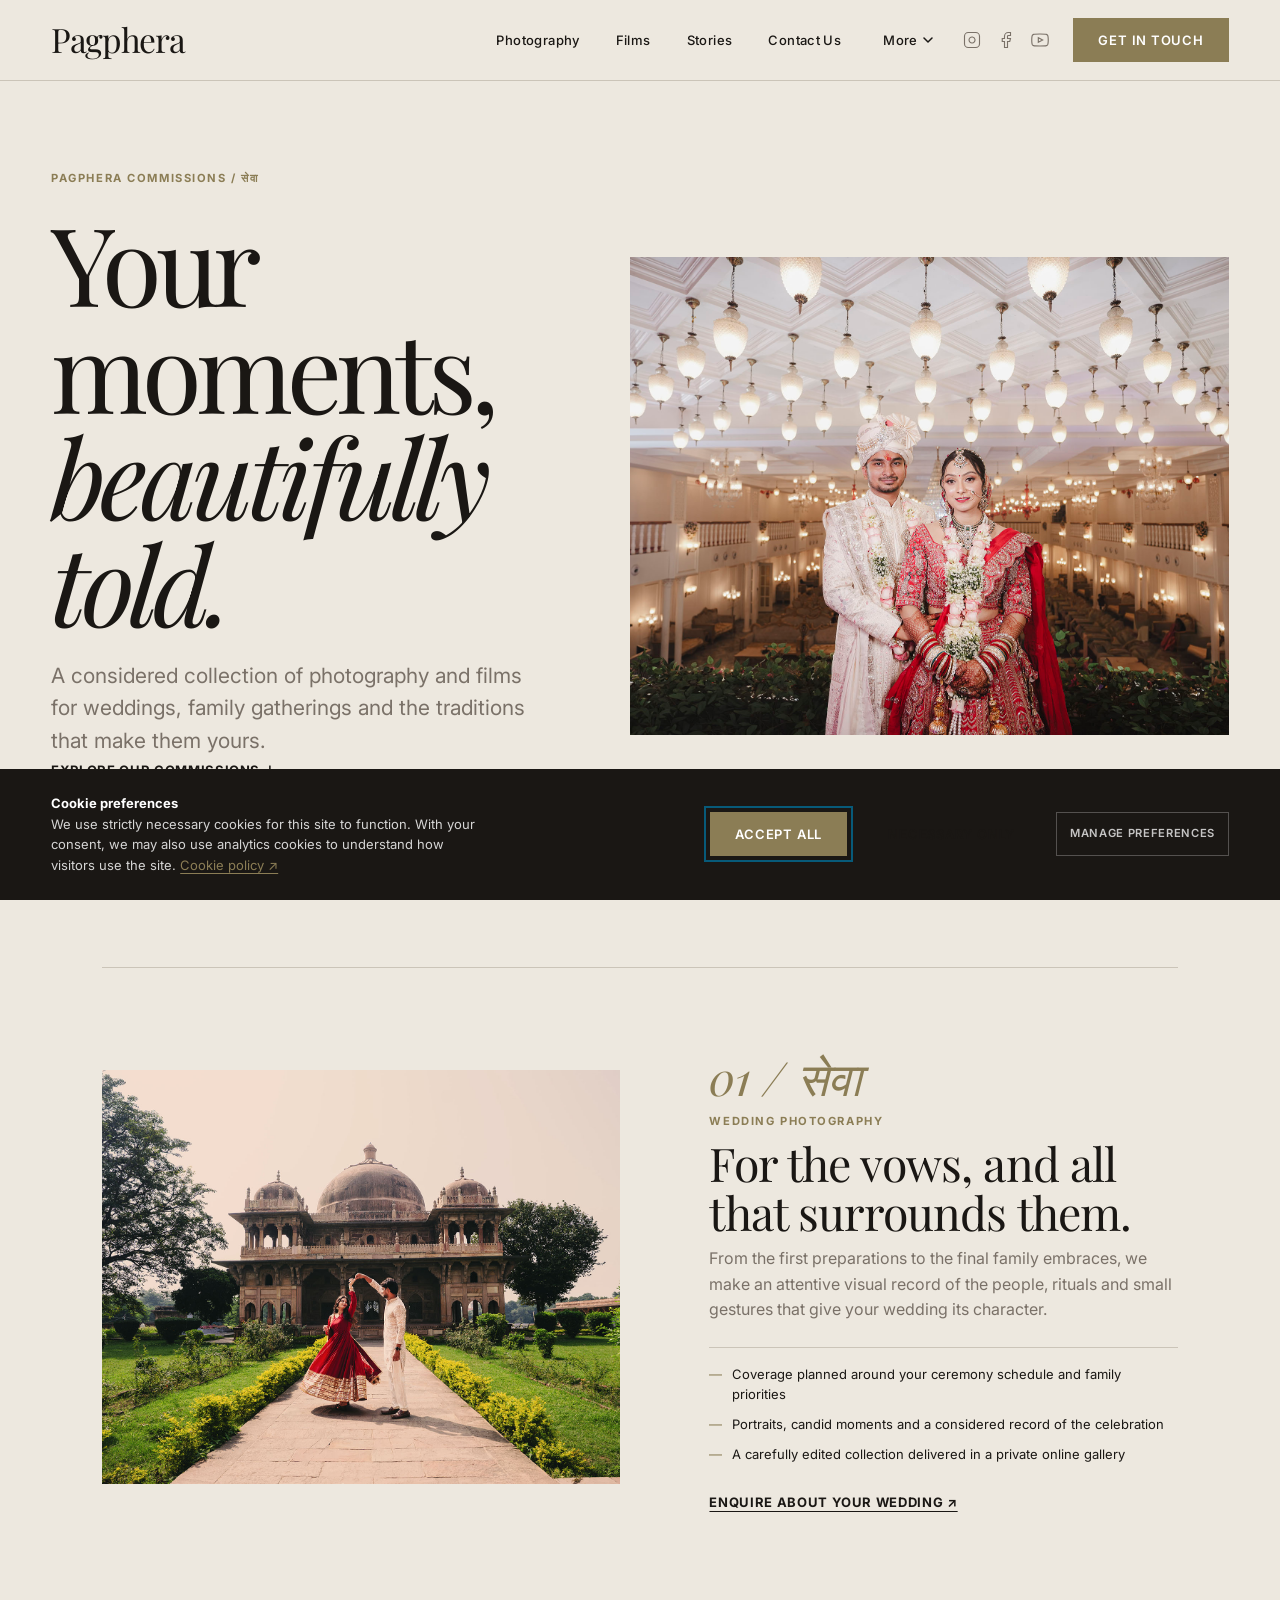
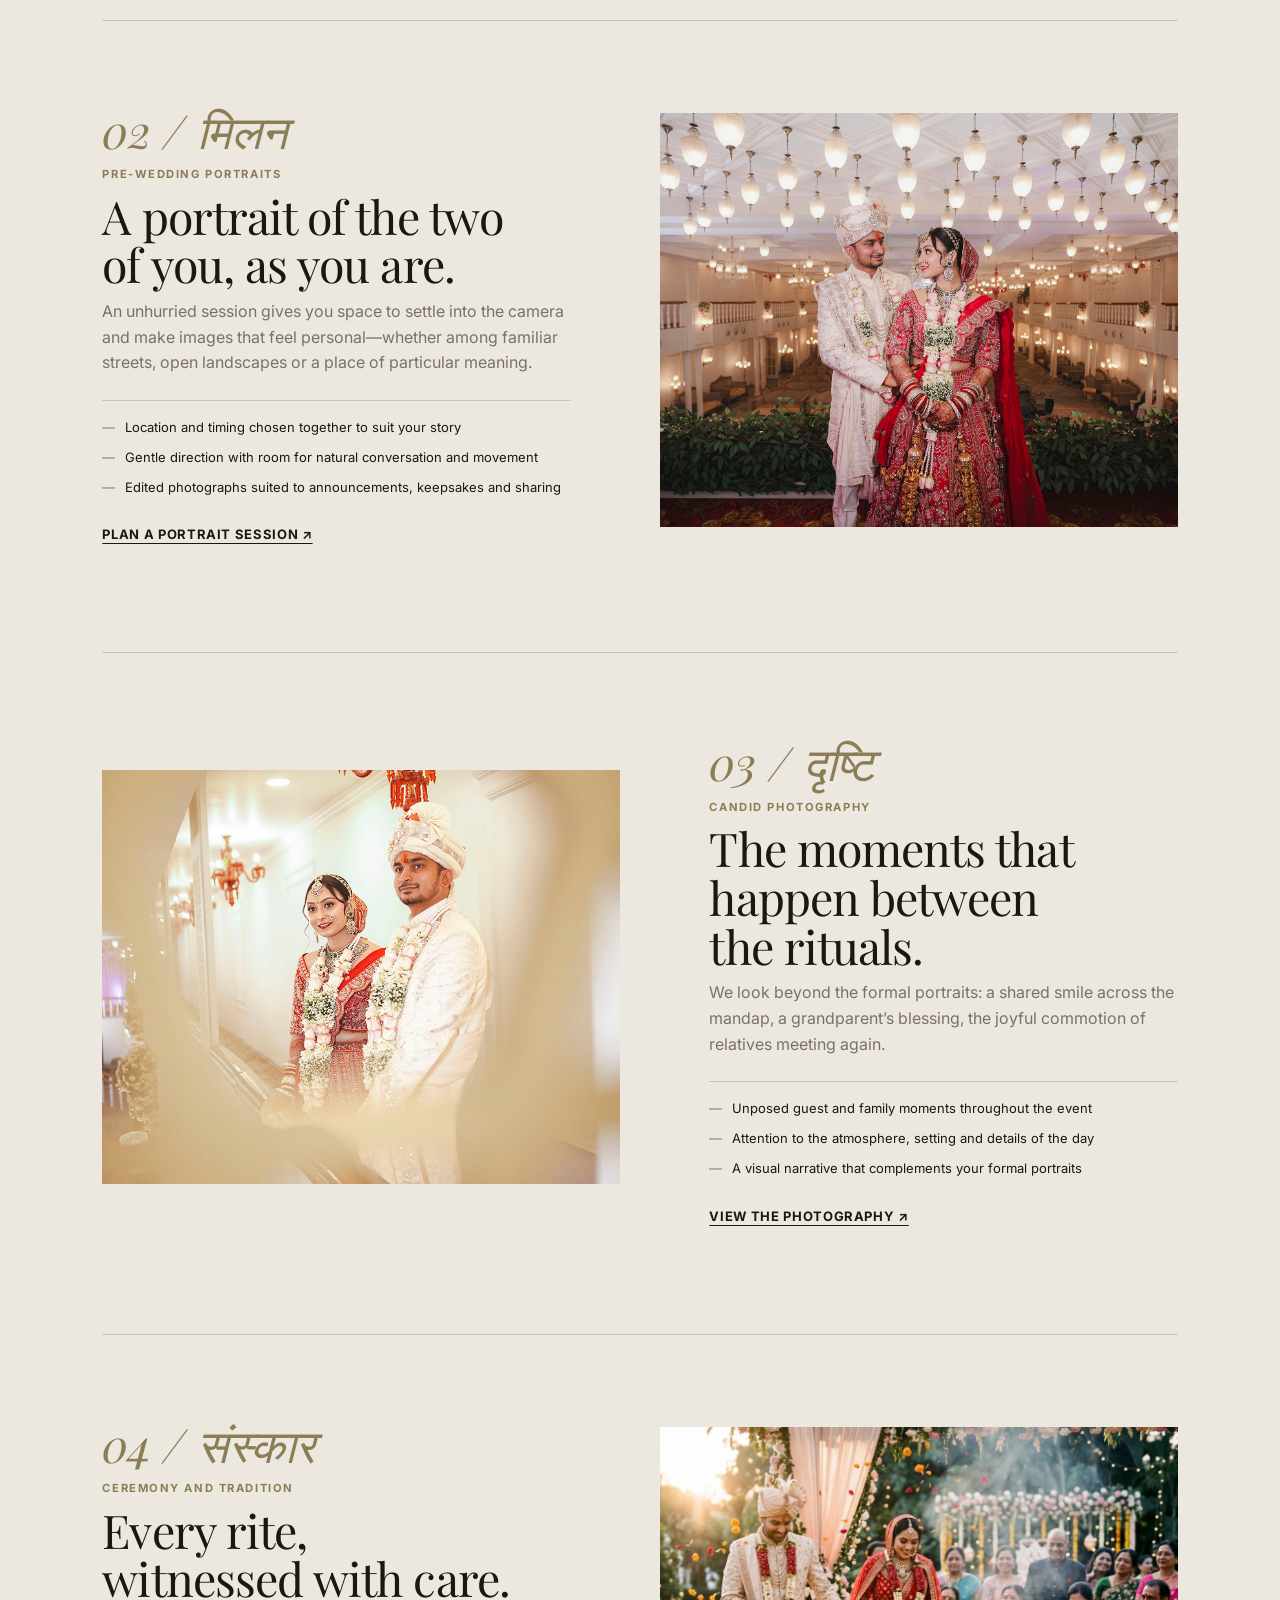
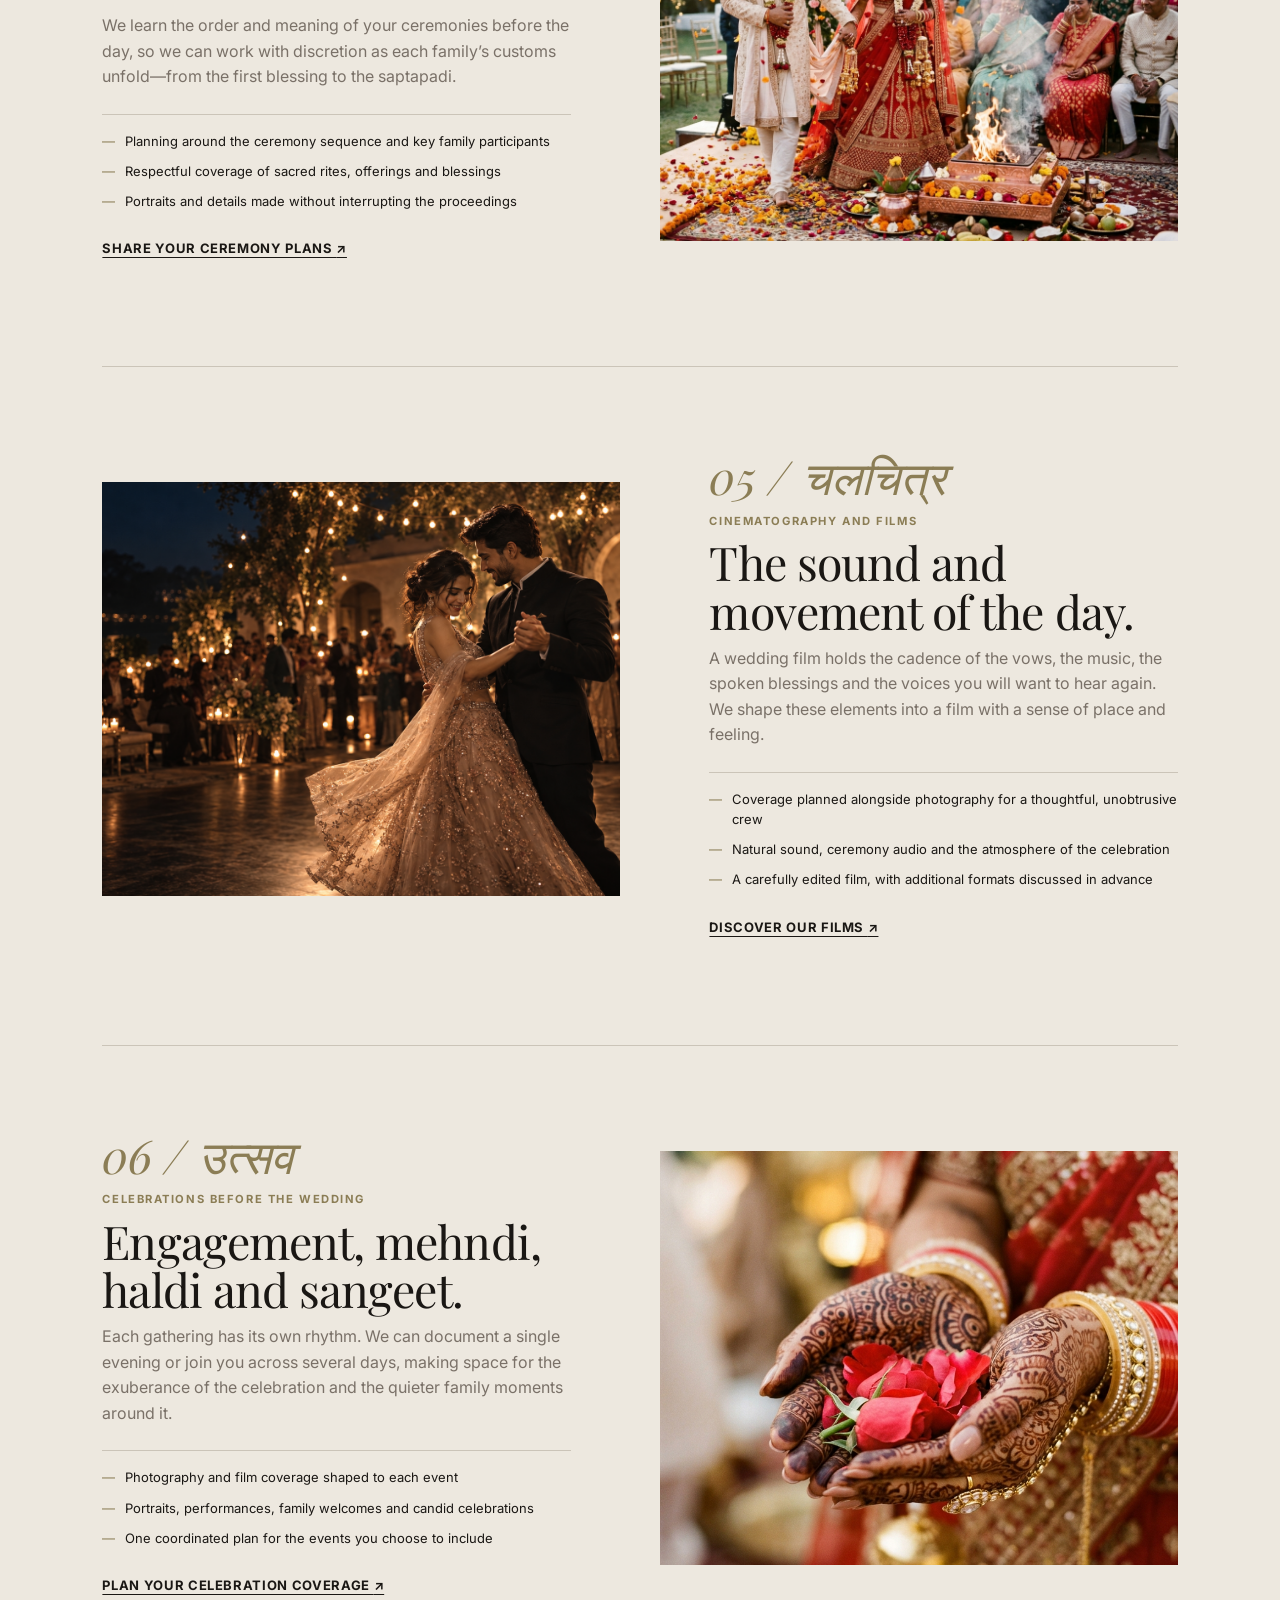
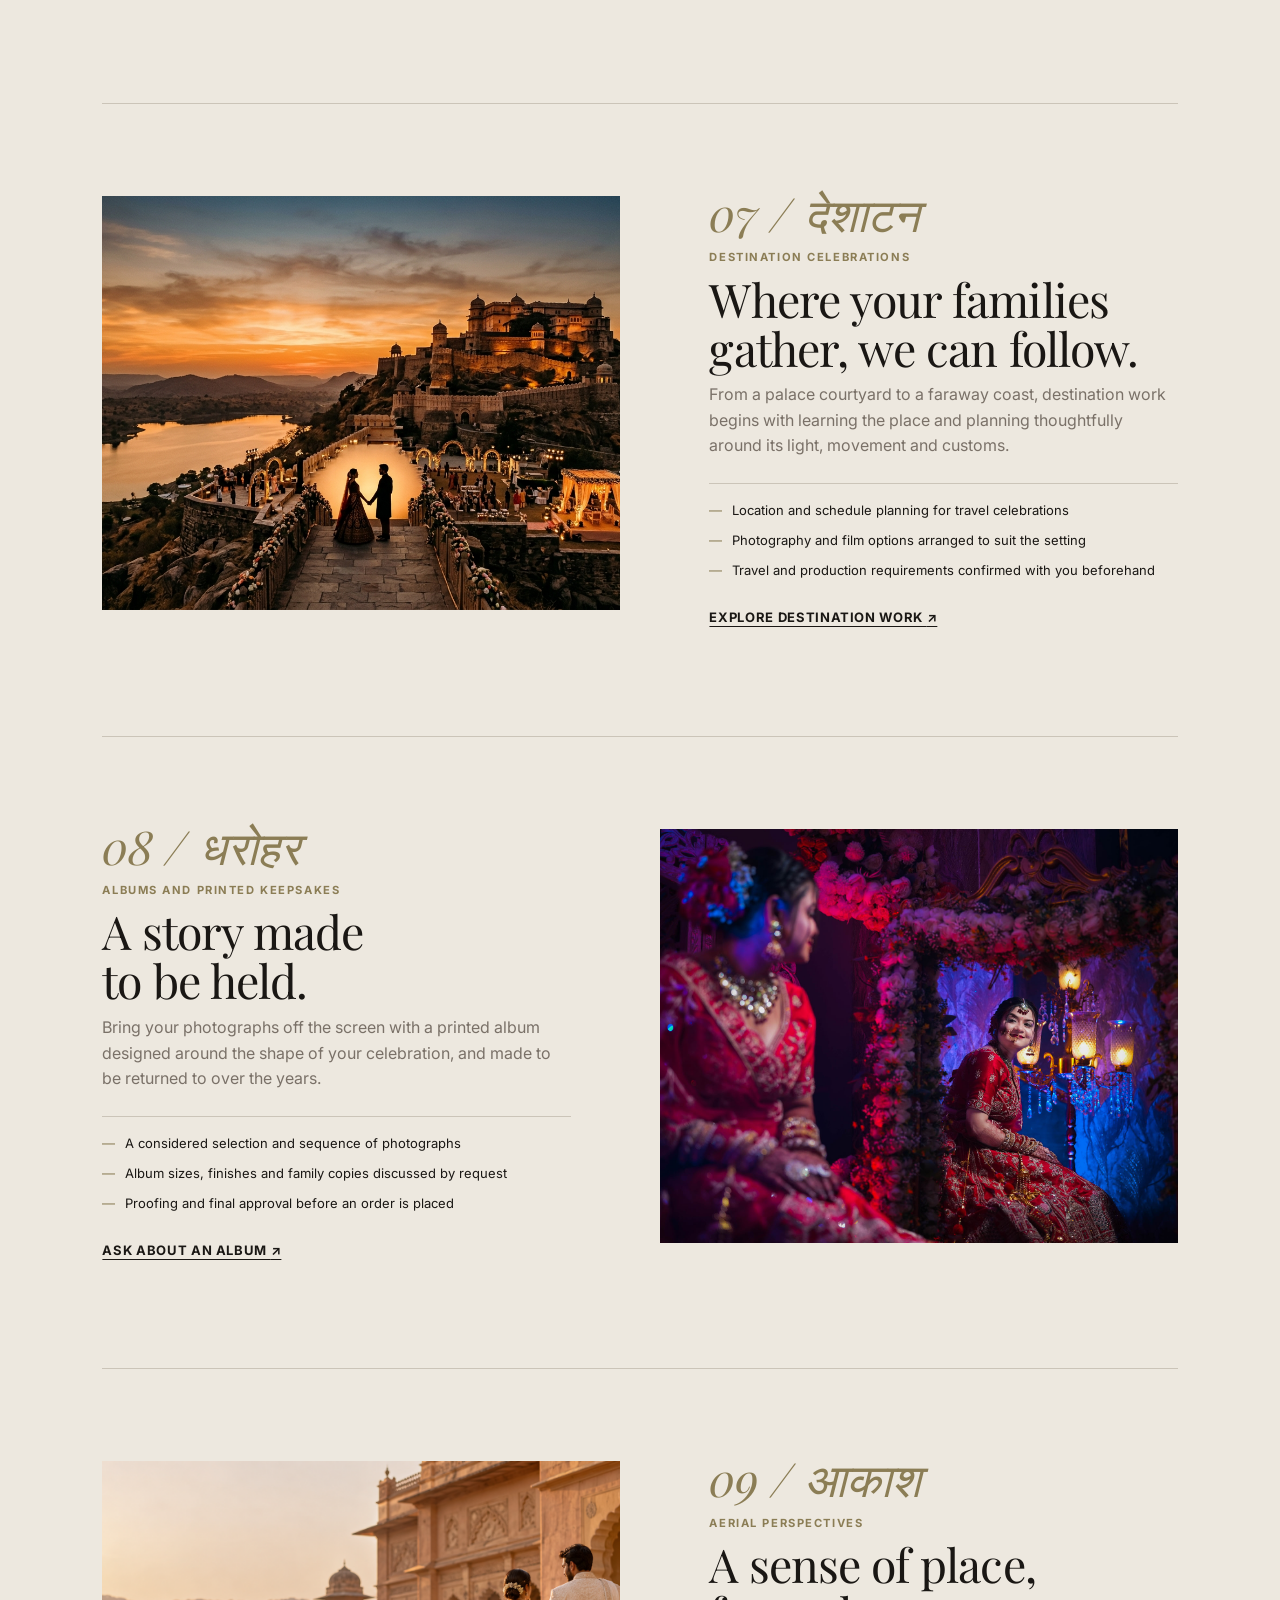
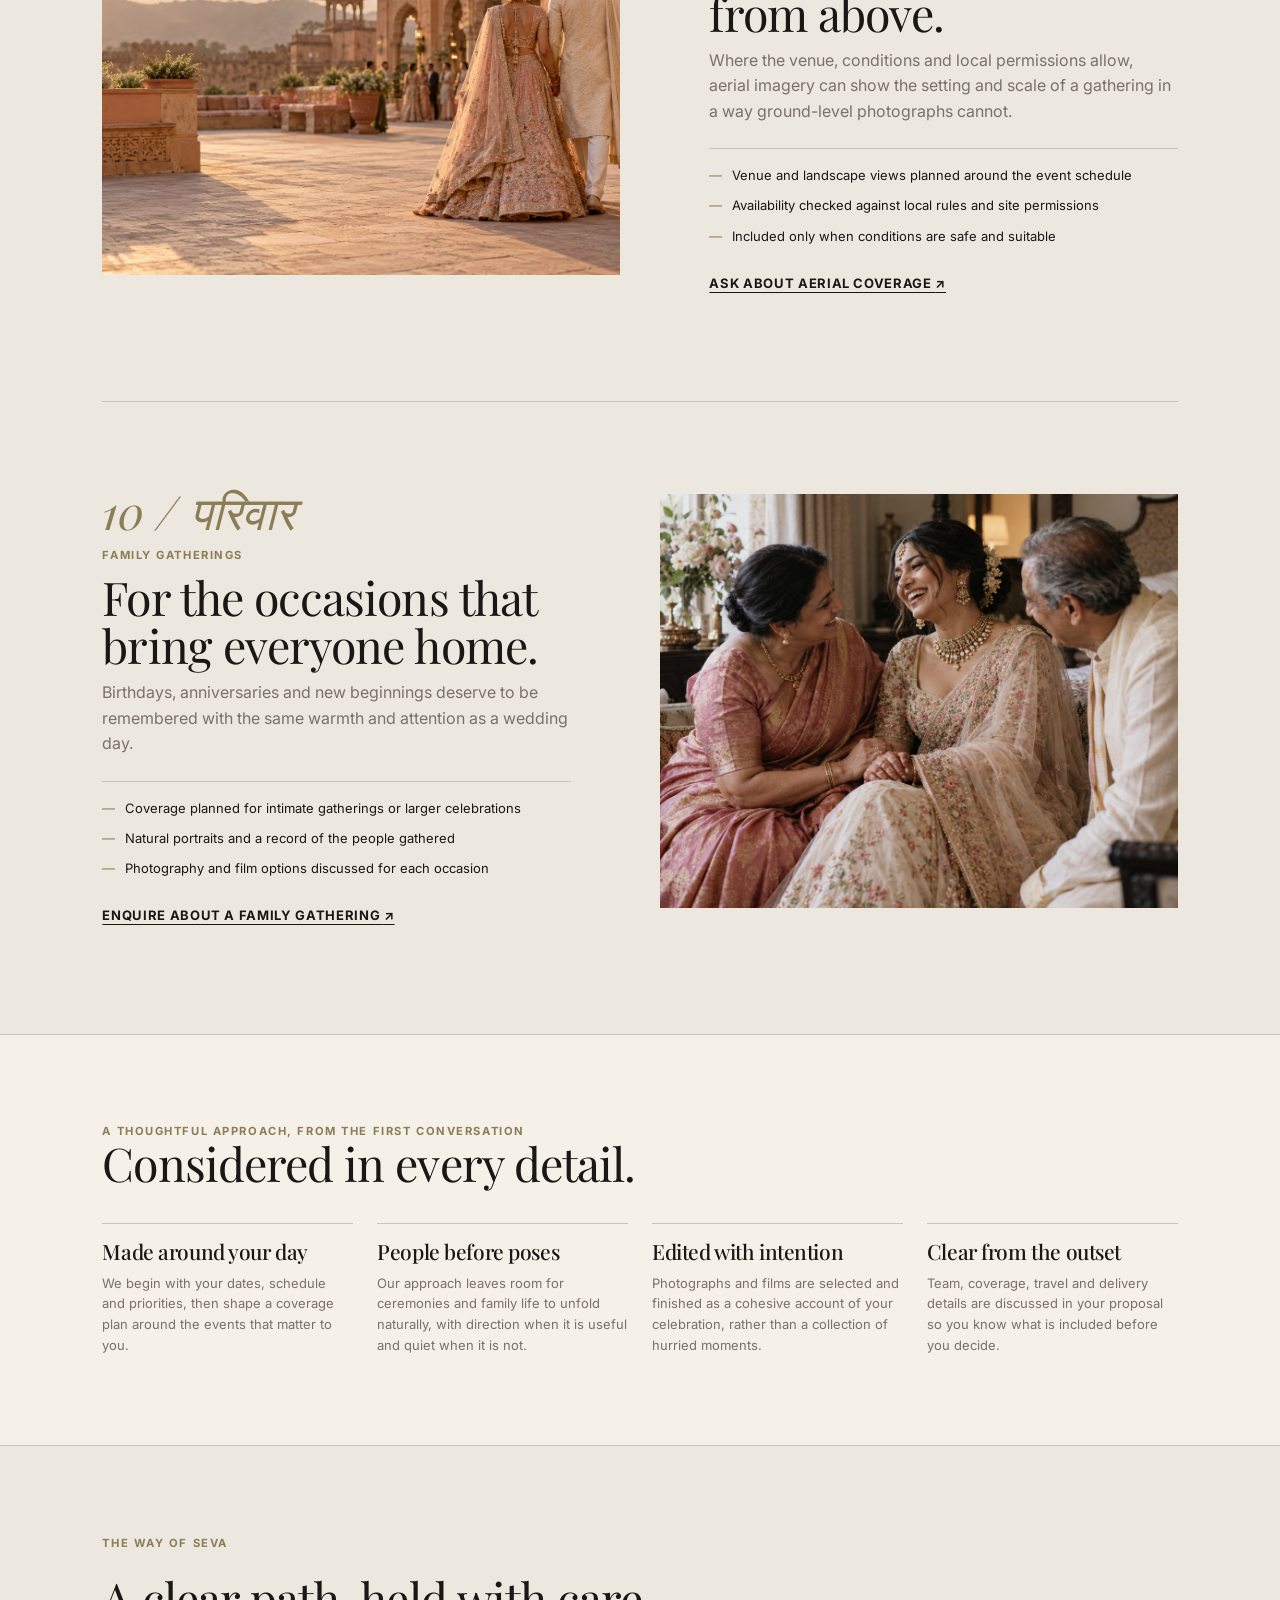
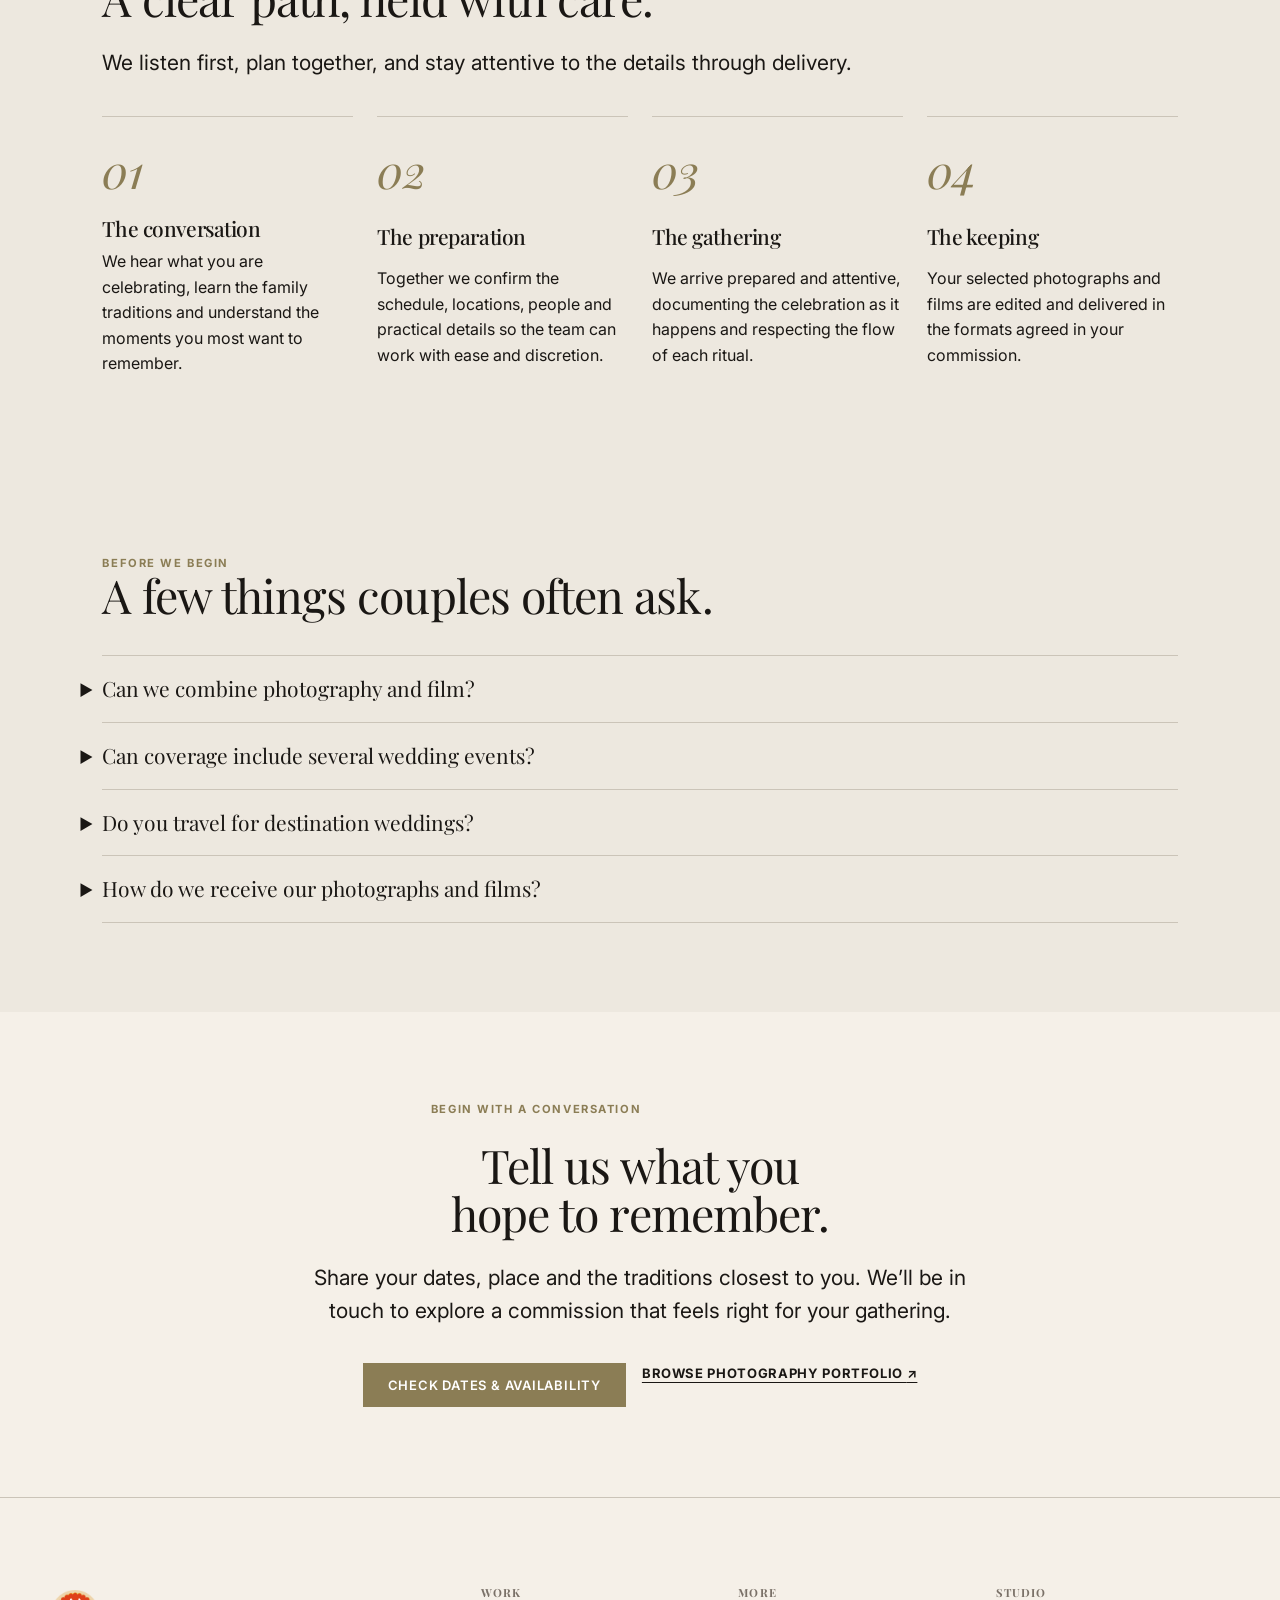
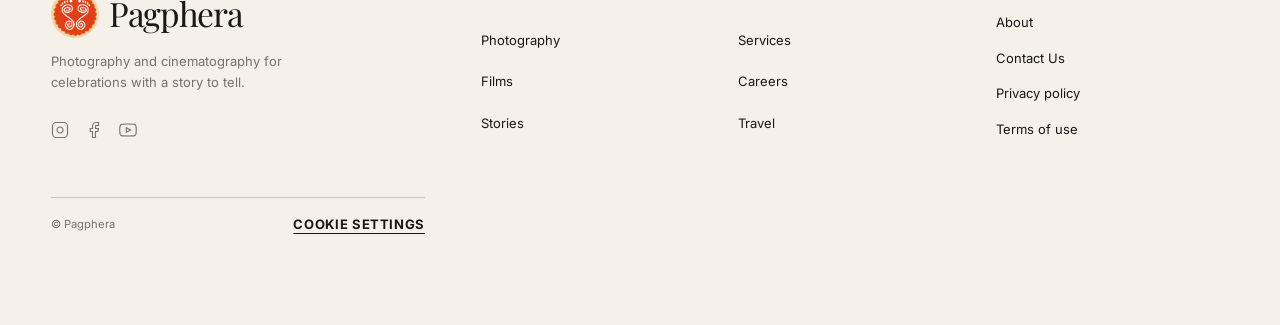
<file: services.html>
<!doctype html>
<html lang="en">

<head>
  <meta charset="UTF-8" />
  <meta name="viewport" content="width=device-width, initial-scale=1.0" />
  <meta name="description"
    content="Wedding photography and cinematic film services by Pagphera — bespoke documentary commissions, pre-wedding portraits, rituals, and heirloom albums." />
  <meta name="theme-color" content="#ede8df" />
  <meta property="og:title" content="Services &amp; Offerings — Pagphera" />
  <meta property="og:description"
    content="Wedding photography and films, pre-wedding portraits, destination celebrations, and heirloom albums." />
  <meta property="og:type" content="website" />
  <title>Services &amp; Offerings — Pagphera</title>
  <link rel="icon" href="assets/images/favicon.ico" type="image/svg+xml" />
  <link rel="preconnect" href="https://fonts.googleapis.com" />
  <link rel="preconnect" href="https://fonts.gstatic.com" crossorigin />
  <link
    href="https://fonts.googleapis.com/css2?family=Playfair+Display:ital,wght@0,400;0,500;0,600;1,400;1,500&family=Inter:wght@300;400;500;600;700&display=swap"
    rel="stylesheet" />
  <link rel="stylesheet" href="assets/css/reset.css" />
  <link rel="stylesheet" href="assets/css/tokens.css" />
  <link rel="stylesheet" href="assets/css/global.css" />
  <link rel="stylesheet" href="assets/css/components.css" />
  <link rel="stylesheet" href="assets/css/layouts.css" />
  <link rel="stylesheet" href="assets/css/responsive.css" />
  <script src="assets/js/navigation.js" defer></script>
  <script src="assets/js/cookie-consent.js" defer></script>
  <script src="assets/js/main.js" defer></script>
  <style>
    .services-masthead {
      align-items: center;
      display: grid;
      gap: var(--space-6);
      margin-inline: auto;
      max-inline-size: var(--wide-max);
      padding: var(--space-7) var(--page-gutter);
    }
    .services-masthead__copy {
      --flow-space: var(--space-4);
      max-inline-size: 42rem;
    }
    .services-masthead h1 {
      font-size: clamp(3rem, 2rem + 6vw, 7rem);
      letter-spacing: -0.055em;
      line-height: 0.98;
      max-inline-size: 10ch;
    }
    .services-masthead__lede {
      color: var(--color-muted);
      max-inline-size: 48ch;
    }
    .services-masthead__media {
      aspect-ratio: 4 / 5;
      margin: 0;
      overflow: hidden;
    }
    .services-masthead__media img {
      display: block;
      height: 100%;
      object-fit: cover;
      object-position: center 30%;
      width: 100%;
    }
    .services-overview-grid {
      display: grid;
      gap: var(--space-7);
      margin-block-start: var(--space-6);
    }
    .service-detail-card {
      align-items: center;
      border-block-start: 1px solid var(--color-line);
      display: grid;
      gap: var(--space-5);
      padding-block-start: var(--space-5);
    }
    .service-detail-card__media {
      aspect-ratio: 4 / 3;
      overflow: hidden;
      position: relative;
      width: 100%;
    }
    .service-detail-card__media img {
      display: block;
      height: 100%;
      object-fit: cover;
      width: 100%;
    }
    .service-detail-card__content {
      --flow-space: var(--space-3);
      padding-block: var(--space-3);
    }
    .service-detail-card__num {
      color: var(--color-gold);
      display: block;
      font-family: var(--font-display);
      font-size: var(--text-lg);
      font-style: italic;
    }
    .service-detail-card__content h2 {
      font-size: clamp(1.8rem, 1.3rem + 2vw, 3rem);
      margin-block: var(--space-2);
      max-inline-size: 16ch;
    }
    .service-detail-card__content > p:not(.eyebrow) {
      color: var(--color-muted);
      max-inline-size: 50ch;
    }
    .service-detail-card__list {
      border-block-start: 1px solid var(--color-line);
      display: grid;
      gap: var(--space-2);
      list-style: none;
      margin-block: var(--space-4);
      padding: var(--space-3) 0 0;
    }
    .service-detail-card__list li {
      align-items: baseline;
      display: flex;
      font-size: var(--text-sm);
      gap: var(--space-2);
      line-height: 1.55;
    }
    .service-detail-card__list li::before {
      color: var(--color-gold);
      content: "—";
      flex: 0 0 auto;
    }
    .services-inclusions {
      background: var(--color-cream);
      border-block: 1px solid var(--color-line);
    }
    .services-inclusions__grid {
      display: grid;
      gap: var(--space-4);
      margin-block-start: var(--space-5);
    }
    .services-inclusion {
      border-block-start: 1px solid var(--color-line);
      padding-block-start: var(--space-3);
    }
    .services-inclusion h3 {
      font-size: var(--text-md);
      margin-block-end: var(--space-2);
    }
    .services-inclusion p {
      color: var(--color-muted);
      font-size: var(--text-sm);
    }
    .services-faq {
      border-block-start: 1px solid var(--color-line);
      margin-block-start: var(--space-5);
    }
    .services-faq details {
      border-block-end: 1px solid var(--color-line);
      padding-block: var(--space-3);
    }
    .services-faq summary {
      cursor: pointer;
      font-family: var(--font-display);
      font-size: var(--text-md);
      list-style-position: outside;
    }
    .services-faq details p {
      color: var(--color-muted);
      margin-block-start: var(--space-3);
    }
    .process-timeline {
      display: grid;
      gap: var(--space-4);
      margin-block-start: var(--space-5);
    }
    .process-step {
      border-block-start: 1px solid var(--color-line);
      display: grid;
      gap: var(--space-2);
      padding-block-start: var(--space-3);
    }
    .process-step__num {
      color: var(--color-gold);
      font-family: var(--font-display);
      font-size: var(--text-lg);
      font-style: italic;
    }
    @media (min-width: 48rem) {
      .services-masthead {
        grid-template-columns: minmax(0, 0.9fr) minmax(0, 1.1fr);
        gap: var(--space-7);
        min-block-size: min(48rem, 80svh);
      }
      .services-masthead__media { aspect-ratio: 5 / 4; }
      .service-detail-card {
        gap: var(--space-7);
        grid-template-columns: minmax(0, 1.05fr) minmax(0, 0.95fr);
        padding-block-start: var(--space-6);
      }
      .service-detail-card--reversed {
        grid-template-columns: minmax(0, 0.95fr) minmax(0, 1.05fr);
      }
      .service-detail-card--reversed .service-detail-card__media { order: 2; }
      .service-detail-card--reversed .service-detail-card__content { order: 1; }
      .service-detail-card__media { aspect-ratio: 5 / 4; }
      .services-inclusions__grid { grid-template-columns: repeat(2, minmax(0, 1fr)); }
      .process-timeline { grid-template-columns: repeat(4, minmax(0, 1fr)); }
    }
    @media (min-width: 70rem) {
      .services-inclusions__grid { grid-template-columns: repeat(4, minmax(0, 1fr)); }
    }
  </style>
</head>

<body id="top">
  <a class="skip-link" href="#main-content">Skip to content</a>

  <!-- Site Header -->
  <header class="site-header" data-site-header>
    <div class="site-header__inner">
      <a class="wordmark" href="index.html" aria-label="Pagphera — return to home">Pagphera</a>

      <button class="menu-toggle" type="button" aria-expanded="false" aria-controls="primary-navigation"
        aria-label="Toggle navigation menu">
        <span class="menu-toggle__icon" aria-hidden="true"></span>
      </button>

      <div class="nav-cluster">
        <nav class="site-navigation" id="primary-navigation" aria-label="Primary navigation">
          <a href="portfolio.html">Photography</a>
          <a href="films.html">Films</a>
          <a href="stories.html">Stories</a>
          <a href="inquiry.html">Contact Us</a>

          <!-- More dropdown -->
          <div class="nav-dropdown" data-nav-dropdown>
            <button class="nav-dropdown__toggle" type="button" aria-expanded="false" aria-haspopup="true"
              id="nav-dropdown-more">
              <span>More</span>
              <svg class="nav-dropdown__caret" width="10" height="6" viewBox="0 0 10 6" fill="none" aria-hidden="true"
                focusable="false">
                <path d="M1 1L5 5L9 1" stroke="currentColor" stroke-width="1.5" stroke-linecap="round"
                  stroke-linejoin="round" />
              </svg>
            </button>
            <div class="nav-dropdown__menu" role="menu" aria-labelledby="nav-dropdown-more">
              <a href="services.html" role="menuitem" aria-current="page">Services</a>
              <a href="careers.html" role="menuitem">Careers</a>
              <a href="travel.html" role="menuitem">Travel</a>
            </div>
          </div>
        </nav>

        <div class="nav-social" aria-label="Social media">
          <a href="https://instagram.com" target="_blank" rel="noopener noreferrer" aria-label="Instagram">
            <svg width="18" height="18" viewBox="0 0 24 24" fill="none" stroke="currentColor" stroke-width="1.5"
              aria-hidden="true" focusable="false">
              <rect x="2" y="2" width="20" height="20" rx="5" ry="5" />
              <path d="M16 11.37A4 4 0 1 1 12.63 8 4 4 0 0 1 16 11.37z" />
              <line x1="17.5" y1="6.5" x2="17.51" y2="6.5" />
            </svg>
          </a>
          <a href="https://facebook.com" target="_blank" rel="noopener noreferrer" aria-label="Facebook">
            <svg width="18" height="18" viewBox="0 0 24 24" fill="none" stroke="currentColor" stroke-width="1.5"
              aria-hidden="true" focusable="false">
              <path d="M18 2h-3a5 5 0 0 0-5 5v3H7v4h3v8h4v-8h3l1-4h-4V7a1 1 0 0 1 1-1h3z" />
            </svg>
          </a>
          <a href="https://youtube.com" target="_blank" rel="noopener noreferrer" aria-label="YouTube">
            <svg width="18" height="18" viewBox="0 0 24 24" fill="none" stroke="currentColor" stroke-width="1.5"
              aria-hidden="true" focusable="false">
              <path
                d="M22.54 6.42a2.78 2.78 0 0 0-1.95-1.96C18.88 4 12 4 12 4s-6.88 0-8.59.46A2.78 2.78 0 0 0 1.46 6.42 29 29 0 0 0 1 12a29 29 0 0 0 .46 5.58 2.78 2.78 0 0 0 1.95 1.95C5.12 20 12 20 12 20s6.88 0 8.59-.47a2.78 2.78 0 0 0 1.95-1.95A29 29 0 0 0 23 12a29 29 0 0 0-.46-5.58z" />
              <polygon points="9.75 15.02 15.5 12 9.75 8.98 9.75 15.02" />
            </svg>
          </a>
        </div>

        <a class="button button--gold" href="inquiry.html">Get In Touch</a>
      </div>
    </div>
  </header>

  <main id="main-content" tabindex="-1">

    <section class="services-masthead" aria-labelledby="services-title">
      <div class="services-masthead__copy flow">
        <p class="eyebrow eyebrow--gold">Pagphera commissions <span aria-hidden="true">/</span> सेवा</p>
        <h1 id="services-title">Your moments,<br><em>beautifully told.</em></h1>
        <p class="lede services-masthead__lede">A considered collection of photography and films for weddings, family gatherings and the traditions that make them yours.</p>
        <a class="text-link" href="#service-wedding-photography">Explore our commissions <span aria-hidden="true">↓</span></a>
        <p class="services-masthead__caption eyebrow">Photography · Moving image · Heirloom</p>
      </div>
      <figure class="services-masthead__media">
        <img src="assets/images/groom-bride/groom_bride_ceil_pose_portrait_wide.jpg"
          alt="A newlywed couple sharing a quiet moment together." width="1200" height="960" fetchpriority="high" />
      </figure>
    </section>

    <!-- Services Overview Section -->
    <section class="section service-commissions" id="service-commissions" style="padding-block-start: 0;" aria-label="Our Services">
      <div class="section-inner">
        <div class="services-overview-grid">

          <!-- 01. Wedding & Ritual Photography -->
          <article class="service-detail-card" id="service-wedding-photography">
            <div class="service-detail-card__media">
              <img src="assets/images/groom-bride/groom_bride_wa_one.jpg" alt="A bride and groom in traditional wedding attire." loading="lazy" width="800" height="600" />
            </div>
            <div class="service-detail-card__content">
              <span class="service-detail-card__num">01 / सेवा</span>
              <p class="eyebrow eyebrow--gold">Wedding photography</p>
              <h2>For the vows, and all that surrounds them.</h2>
              <p>From the first preparations to the final family embraces, we make an attentive visual record of the people, rituals and small gestures that give your wedding its character.</p>
              <ul class="service-detail-card__list">
                <li>Coverage planned around your ceremony schedule and family priorities</li>
                <li>Portraits, candid moments and a considered record of the celebration</li>
                <li>A carefully edited collection delivered in a private online gallery</li>
              </ul>
              <a class="text-link" href="inquiry.html">Enquire about your wedding <span aria-hidden="true">↗</span></a>
            </div>
          </article>

          <!-- 02. Pre-wedding portraiture -->
          <article class="service-detail-card service-detail-card--reversed" id="service-prewedding">
            <div class="service-detail-card__media">
              <img src="assets/images/groom-bride/groom_bride_ceil_pose_looking_eachothe.jpg" alt="A couple sharing a quiet glance in a palace setting." loading="lazy" width="800" height="600" />
            </div>
            <div class="service-detail-card__content">
              <span class="service-detail-card__num">02 / मिलन</span>
              <p class="eyebrow eyebrow--gold">Pre-wedding portraits</p>
              <h2>A portrait of the two of you, as you are.</h2>
              <p>An unhurried session gives you space to settle into the camera and make images that feel personal—whether among familiar streets, open landscapes or a place of particular meaning.</p>
              <ul class="service-detail-card__list">
                <li>Location and timing chosen together to suit your story</li>
                <li>Gentle direction with room for natural conversation and movement</li>
                <li>Edited photographs suited to announcements, keepsakes and sharing</li>
              </ul>
              <a class="text-link" href="inquiry.html">Plan a portrait session <span aria-hidden="true">↗</span></a>
            </div>
          </article>

          <!-- 03. Candid photography -->
          <article class="service-detail-card" id="service-candid">
            <div class="service-detail-card__media">
              <img src="assets/images/groom-bride/groom_bride_blur_portrait.jpg" alt="A tender, unposed moment between newlyweds." loading="lazy" width="800" height="600" />
            </div>
            <div class="service-detail-card__content">
              <span class="service-detail-card__num">03 / दृष्टि</span>
              <p class="eyebrow eyebrow--gold">Candid photography</p>
              <h2>The moments that happen between the rituals.</h2>
              <p>We look beyond the formal portraits: a shared smile across the mandap, a grandparent’s blessing, the joyful commotion of relatives meeting again.</p>
              <ul class="service-detail-card__list">
                <li>Unposed guest and family moments throughout the event</li>
                <li>Attention to the atmosphere, setting and details of the day</li>
                <li>A visual narrative that complements your formal portraits</li>
              </ul>
              <a class="text-link" href="portfolio.html">View the photography <span aria-hidden="true">↗</span></a>
            </div>
          </article>

          <!-- 04. Ritual documentation -->
          <article class="service-detail-card service-detail-card--reversed" id="service-rituals">
            <div class="service-detail-card__media">
              <img src="assets/images/stories/demo-pheras-fire.jpg" alt="A sacred wedding fire glowing during the pheras." loading="lazy" width="800" height="600" />
            </div>
            <div class="service-detail-card__content">
              <span class="service-detail-card__num">04 / संस्कार</span>
              <p class="eyebrow eyebrow--gold">Ceremony and tradition</p>
              <h2>Every rite, witnessed with care.</h2>
              <p>We learn the order and meaning of your ceremonies before the day, so we can work with discretion as each family’s customs unfold—from the first blessing to the saptapadi.</p>
              <ul class="service-detail-card__list">
                <li>Planning around the ceremony sequence and key family participants</li>
                <li>Respectful coverage of sacred rites, offerings and blessings</li>
                <li>Portraits and details made without interrupting the proceedings</li>
              </ul>
              <a class="text-link" href="inquiry.html">Share your ceremony plans <span aria-hidden="true">↗</span></a>
            </div>
          </article>

          <!-- 05. Cinematography -->
          <article class="service-detail-card" id="service-films">
            <div class="service-detail-card__media">
              <img src="assets/images/stories/demo-reception-film.png" alt="A wedding film frame from an evening celebration." loading="lazy" width="800" height="600" />
            </div>
            <div class="service-detail-card__content">
              <span class="service-detail-card__num">05 / चलचित्र</span>
              <p class="eyebrow eyebrow--gold">Cinematography and films</p>
              <h2>The sound and movement of the day.</h2>
              <p>A wedding film holds the cadence of the vows, the music, the spoken blessings and the voices you will want to hear again. We shape these elements into a film with a sense of place and feeling.</p>
              <ul class="service-detail-card__list">
                <li>Coverage planned alongside photography for a thoughtful, unobtrusive crew</li>
                <li>Natural sound, ceremony audio and the atmosphere of the celebration</li>
                <li>A carefully edited film, with additional formats discussed in advance</li>
              </ul>
              <a class="text-link" href="films.html">Discover our films <span aria-hidden="true">↗</span></a>
            </div>
          </article>

          <!-- 06. Celebrations -->
          <article class="service-detail-card service-detail-card--reversed" id="service-celebrations">
            <div class="service-detail-card__media">
              <img src="assets/images/stories/demo-mehndi-hands.jpg" alt="Mehndi adornment on a bride's hands." loading="lazy" width="800" height="600" />
            </div>
            <div class="service-detail-card__content">
              <span class="service-detail-card__num">06 / उत्सव</span>
              <p class="eyebrow eyebrow--gold">Celebrations before the wedding</p>
              <h2>Engagement, mehndi, haldi and sangeet.</h2>
              <p>Each gathering has its own rhythm. We can document a single evening or join you across several days, making space for the exuberance of the celebration and the quieter family moments around it.</p>
              <ul class="service-detail-card__list">
                <li>Photography and film coverage shaped to each event</li>
                <li>Portraits, performances, family welcomes and candid celebrations</li>
                <li>One coordinated plan for the events you choose to include</li>
              </ul>
              <a class="text-link" href="inquiry.html">Plan your celebration coverage <span aria-hidden="true">↗</span></a>
            </div>
          </article>

          <!-- 07. Destination coverage -->
          <article class="service-detail-card" id="service-destination">
            <div class="service-detail-card__media">
              <img src="assets/images/stories/demo-destination-landscape.jpg" alt="A hilltop fort above the Rajasthan landscape." loading="lazy" width="800" height="600" />
            </div>
            <div class="service-detail-card__content">
              <span class="service-detail-card__num">07 / देशाटन</span>
              <p class="eyebrow eyebrow--gold">Destination celebrations</p>
              <h2>Where your families gather, we can follow.</h2>
              <p>From a palace courtyard to a faraway coast, destination work begins with learning the place and planning thoughtfully around its light, movement and customs.</p>
              <ul class="service-detail-card__list">
                <li>Location and schedule planning for travel celebrations</li>
                <li>Photography and film options arranged to suit the setting</li>
                <li>Travel and production requirements confirmed with you beforehand</li>
              </ul>
              <a class="text-link" href="travel.html">Explore destination work <span aria-hidden="true">↗</span></a>
            </div>
          </article>

          <!-- 08. Heirloom albums -->
          <article class="service-detail-card service-detail-card--reversed" id="service-heirloom-albums">
            <div class="service-detail-card__media">
              <img src="assets/images/bride/bride-mirror-portrait-two.jpg" alt="A bride in a quiet moment before the ceremony." loading="lazy" width="800" height="600" />
            </div>
            <div class="service-detail-card__content">
              <span class="service-detail-card__num">08 / धरोहर</span>
              <p class="eyebrow eyebrow--gold">Albums and printed keepsakes</p>
              <h2>A story made to be held.</h2>
              <p>Bring your photographs off the screen with a printed album designed around the shape of your celebration, and made to be returned to over the years.</p>
              <ul class="service-detail-card__list">
                <li>A considered selection and sequence of photographs</li>
                <li>Album sizes, finishes and family copies discussed by request</li>
                <li>Proofing and final approval before an order is placed</li>
              </ul>
              <a class="text-link" href="inquiry.html">Ask about an album <span aria-hidden="true">↗</span></a>
            </div>
          </article>

          <!-- 09. Aerial and venue perspectives -->
          <article class="service-detail-card" id="service-aerial">
            <div class="service-detail-card__media">
              <img src="assets/images/stories/demo-destination-wedding-hero.png" alt="A wedding venue set within a broad landscape." loading="lazy" width="800" height="600" />
            </div>
            <div class="service-detail-card__content">
              <span class="service-detail-card__num">09 / आकाश</span>
              <p class="eyebrow eyebrow--gold">Aerial perspectives</p>
              <h2>A sense of place, from above.</h2>
              <p>Where the venue, conditions and local permissions allow, aerial imagery can show the setting and scale of a gathering in a way ground-level photographs cannot.</p>
              <ul class="service-detail-card__list">
                <li>Venue and landscape views planned around the event schedule</li>
                <li>Availability checked against local rules and site permissions</li>
                <li>Included only when conditions are safe and suitable</li>
              </ul>
              <a class="text-link" href="inquiry.html">Ask about aerial coverage <span aria-hidden="true">↗</span></a>
            </div>
          </article>

          <!-- 10. Family milestones -->
          <article class="service-detail-card service-detail-card--reversed" id="service-family-celebrations">
            <div class="service-detail-card__media">
              <img src="assets/images/stories/demo-family-moment.png" alt="Family sharing a joyful moment at a celebration." loading="lazy" width="800" height="600" />
            </div>
            <div class="service-detail-card__content">
              <span class="service-detail-card__num">10 / परिवार</span>
              <p class="eyebrow eyebrow--gold">Family gatherings</p>
              <h2>For the occasions that bring everyone home.</h2>
              <p>Birthdays, anniversaries and new beginnings deserve to be remembered with the same warmth and attention as a wedding day.</p>
              <ul class="service-detail-card__list">
                <li>Coverage planned for intimate gatherings or larger celebrations</li>
                <li>Natural portraits and a record of the people gathered</li>
                <li>Photography and film options discussed for each occasion</li>
              </ul>
              <a class="text-link" href="inquiry.html">Enquire about a family gathering <span aria-hidden="true">↗</span></a>
            </div>
          </article>

        </div>
      </div>
    </section>

    <section class="section services-inclusions" aria-labelledby="inclusions-title">
      <div class="section-inner">
        <p class="eyebrow eyebrow--gold">A thoughtful approach, from the first conversation</p>
        <h2 id="inclusions-title">Considered in every detail.</h2>
        <div class="services-inclusions__grid">
          <article class="services-inclusion">
            <h3>Made around your day</h3>
            <p>We begin with your dates, schedule and priorities, then shape a coverage plan around the events that matter to you.</p>
          </article>
          <article class="services-inclusion">
            <h3>People before poses</h3>
            <p>Our approach leaves room for ceremonies and family life to unfold naturally, with direction when it is useful and quiet when it is not.</p>
          </article>
          <article class="services-inclusion">
            <h3>Edited with intention</h3>
            <p>Photographs and films are selected and finished as a cohesive account of your celebration, rather than a collection of hurried moments.</p>
          </article>
          <article class="services-inclusion">
            <h3>Clear from the outset</h3>
            <p>Team, coverage, travel and delivery details are discussed in your proposal so you know what is included before you decide.</p>
          </article>
        </div>
      </div>
    </section>

    <!-- The Pagphera Process / How We Work -->
    <section class="section services-process" aria-labelledby="process-title">
      <div class="section-inner flow">
        <p class="eyebrow eyebrow--gold">The way of seva</p>
        <h2 id="process-title">A clear path, held with care.</h2>
        <p class="lede">We listen first, plan together, and stay attentive to the details through delivery.</p>

        <div class="process-timeline">
          <div class="process-step">
            <span class="process-step__num">01</span>
            <h3>The conversation</h3>
            <p>We hear what you are celebrating, learn the family traditions and understand the moments you most want to remember.</p>
          </div>

          <div class="process-step">
            <span class="process-step__num">02</span>
            <h3>The preparation</h3>
            <p>Together we confirm the schedule, locations, people and practical details so the team can work with ease and discretion.</p>
          </div>

          <div class="process-step">
            <span class="process-step__num">03</span>
            <h3>The gathering</h3>
            <p>We arrive prepared and attentive, documenting the celebration as it happens and respecting the flow of each ritual.</p>
          </div>

          <div class="process-step">
            <span class="process-step__num">04</span>
            <h3>The keeping</h3>
            <p>Your selected photographs and films are edited and delivered in the formats agreed in your commission.</p>
          </div>
        </div>
      </div>
    </section>

    <section class="section services-faq-section" aria-labelledby="services-faq-title">
      <div class="section-inner">
        <p class="eyebrow eyebrow--gold">Before we begin</p>
        <h2 id="services-faq-title">A few things couples often ask.</h2>
        <div class="services-faq">
          <details>
            <summary>Can we combine photography and film?</summary>
            <p>Yes. Tell us which events you would like covered and we can discuss a coordinated photography and film commission.</p>
          </details>
          <details>
            <summary>Can coverage include several wedding events?</summary>
            <p>We can plan for a single ceremony or a series of gatherings. Your proposal will set out the dates, hours and team included.</p>
          </details>
          <details>
            <summary>Do you travel for destination weddings?</summary>
            <p>Destination work is considered by location and availability. Travel and production arrangements are agreed with you before booking.</p>
          </details>
          <details>
            <summary>How do we receive our photographs and films?</summary>
            <p>Delivery details and the expected schedule are confirmed in your proposal. Printed albums and additional formats can be discussed separately.</p>
          </details>
        </div>
      </div>
    </section>

    <!-- Inquiry CTA -->
    <section class="section cta-section" aria-labelledby="services-cta-title">
      <div class="cta-section__inner flow">
        <p class="eyebrow eyebrow--gold">Begin with a conversation</p>
        <h2 id="services-cta-title">Tell us what you hope to remember.</h2>
        <p class="lede">Share your dates, place and the traditions closest to you. We’ll be in touch to explore a commission that feels right for your gathering.</p>
        <div class="cta-section__actions">
          <a class="button button--gold" href="inquiry.html">Check dates &amp; availability</a>
          <a class="text-link" href="portfolio.html">Browse photography portfolio <span aria-hidden="true">↗</span></a>
        </div>
      </div>
    </section>

  </main>

  <!-- Site Footer -->
  <footer class="site-footer" aria-label="Site footer">
    <div class="site-footer__inner">
      <div class="site-footer__brand">
        <a class="wordmark" href="index.html" aria-label="Pagphera — return to home">Pagphera</a>
        <p>Photography and cinematography for celebrations with a story to tell.</p>
        <div class="footer-social" aria-label="Follow us">
          <a href="https://instagram.com" target="_blank" rel="noopener noreferrer" aria-label="Instagram">
            <svg width="18" height="18" viewBox="0 0 24 24" fill="none" stroke="currentColor" stroke-width="1.5"
              aria-hidden="true" focusable="false">
              <rect x="2" y="2" width="20" height="20" rx="5" ry="5" />
              <path d="M16 11.37A4 4 0 1 1 12.63 8 4 4 0 0 1 16 11.37z" />
              <line x1="17.5" y1="6.5" x2="17.51" y2="6.5" />
            </svg>
          </a>
          <a href="https://facebook.com" target="_blank" rel="noopener noreferrer" aria-label="Facebook">
            <svg width="18" height="18" viewBox="0 0 24 24" fill="none" stroke="currentColor" stroke-width="1.5"
              aria-hidden="true" focusable="false">
              <path d="M18 2h-3a5 5 0 0 0-5 5v3H7v4h3v8h4v-8h3l1-4h-4V7a1 1 0 0 1 1-1h3z" />
            </svg>
          </a>
          <a href="https://youtube.com" target="_blank" rel="noopener noreferrer" aria-label="YouTube">
            <svg width="18" height="18" viewBox="0 0 24 24" fill="none" stroke="currentColor" stroke-width="1.5"
              aria-hidden="true" focusable="false">
              <path
                d="M22.54 6.42a2.78 2.78 0 0 0-1.95-1.96C18.88 4 12 4 12 4s-6.88 0-8.59.46A2.78 2.78 0 0 0 1.46 6.42 29 29 0 0 0 1 12a29 29 0 0 0 .46 5.58 2.78 2.78 0 0 0 1.95 1.95C5.12 20 12 20 12 20s6.88 0 8.59-.47a2.78 2.78 0 0 0 1.95-1.95A29 29 0 0 0 23 12a29 29 0 0 0-.46-5.58z" />
              <polygon points="9.75 15.02 15.5 12 9.75 8.98 9.75 15.02" />
            </svg>
          </a>
        </div>
      </div>
      <nav class="site-footer__nav" aria-label="Footer navigation">
        <div class="footer-nav-group">
          <h3 class="footer-nav-group__label">Work</h3>
          <ul>
            <li><a href="portfolio.html">Photography</a></li>
            <li><a href="films.html">Films</a></li>
            <li><a href="stories.html">Stories</a></li>
          </ul>
        </div>
        <div class="footer-nav-group">
          <h3 class="footer-nav-group__label">More</h3>
          <ul>
            <li><a href="services.html" aria-current="page">Services</a></li>
            <li><a href="careers.html">Careers</a></li>
            <li><a href="travel.html">Travel</a></li>
          </ul>
        </div>
        <div class="footer-nav-group">
          <h3 class="footer-nav-group__label">Studio</h3>
          <ul>
            <li><a href="about.html">About</a></li>
            <li><a href="inquiry.html">Contact Us</a></li>
            <li><a href="privacy-policy.html">Privacy policy</a></li>
            <li><a href="terms.html">Terms of use</a></li>
          </ul>
        </div>
      </nav>
      <div class="site-footer__bottom">
        <p class="site-footer__note">© Pagphera</p>
        <button class="text-link cookie-settings-trigger" type="button" id="cookie-settings-trigger"
          aria-label="Manage cookie preferences">Cookie settings</button>
      </div>
    </div>
  </footer>

  <!-- Cookie Consent Banner -->
  <div class="cookie-banner" id="cookie-banner" role="region" aria-label="Cookie consent" aria-live="polite" hidden>
    <div class="cookie-banner__inner">
      <div class="cookie-banner__copy">
        <p><strong>Cookie preferences</strong></p>
        <p>We use strictly necessary cookies for this site to function. With your consent, we may also use analytics
          cookies to understand how visitors use the site. <a href="cookie-policy.html">Cookie policy ↗</a></p>
      </div>
      <div class="cookie-banner__actions">
        <button class="button button--gold" type="button" id="cookie-accept-all">Accept all</button>
        <button class="button button--outline" type="button" id="cookie-reject-optional">Necessary only</button>
        <button class="button button--ghost-sm" type="button" id="cookie-open-prefs">Manage preferences</button>
      </div>
    </div>
  </div>

  <!-- Cookie Preferences Dialog -->
  <dialog class="cookie-dialog" id="cookie-dialog" aria-labelledby="cookie-dialog-title">
    <div class="cookie-dialog__inner">
      <div class="cookie-dialog__header">
        <h2 id="cookie-dialog-title" class="cookie-dialog__title">Manage cookie preferences</h2>
        <button class="cookie-dialog__close" type="button" aria-label="Close cookie preferences dialog"
          id="cookie-dialog-close">
          <svg width="16" height="16" viewBox="0 0 16 16" fill="none" aria-hidden="true" focusable="false">
            <path d="M2 2L14 14M14 2L2 14" stroke="currentColor" stroke-width="1.5" />
          </svg>
        </button>
      </div>
      <div class="cookie-dialog__body">
        <div class="cookie-category">
          <div class="cookie-category__header">
            <div>
              <h3 class="cookie-category__name">Strictly necessary</h3>
              <p class="cookie-category__desc">Required for the site to function. Cannot be disabled.</p>
            </div>
            <span class="cookie-toggle cookie-toggle--always-on" aria-label="Always active">Always on</span>
          </div>
        </div>
        <div class="cookie-category">
          <div class="cookie-category__header">
            <div>
              <h3 class="cookie-category__name">Analytics</h3>
              <p class="cookie-category__desc">Helps us understand how visitors use the site. No personal data sold or
                shared.</p>
            </div>
            <label class="cookie-toggle" aria-label="Toggle analytics cookies">
              <input type="checkbox" id="pref-analytics" name="analytics" />
              <span class="cookie-toggle__track" aria-hidden="true"></span>
            </label>
          </div>
        </div>
      </div>
      <div class="cookie-dialog__footer">
        <button class="button button--gold" type="button" id="cookie-save-prefs">Save preferences</button>
      </div>
    </div>
  </dialog>

  <!-- Scroll to top -->
  <button class="scroll-to-top" id="scroll-to-top" aria-label="Scroll back to top" title="Back to top">
    <svg width="20" height="20" viewBox="0 0 24 24" fill="none" stroke="currentColor" stroke-width="2" stroke-linecap="round" stroke-linejoin="round" aria-hidden="true" focusable="false">
      <path d="M18 15L12 9L6 15" />
    </svg>
  </button>

</body>

</html>
</file>
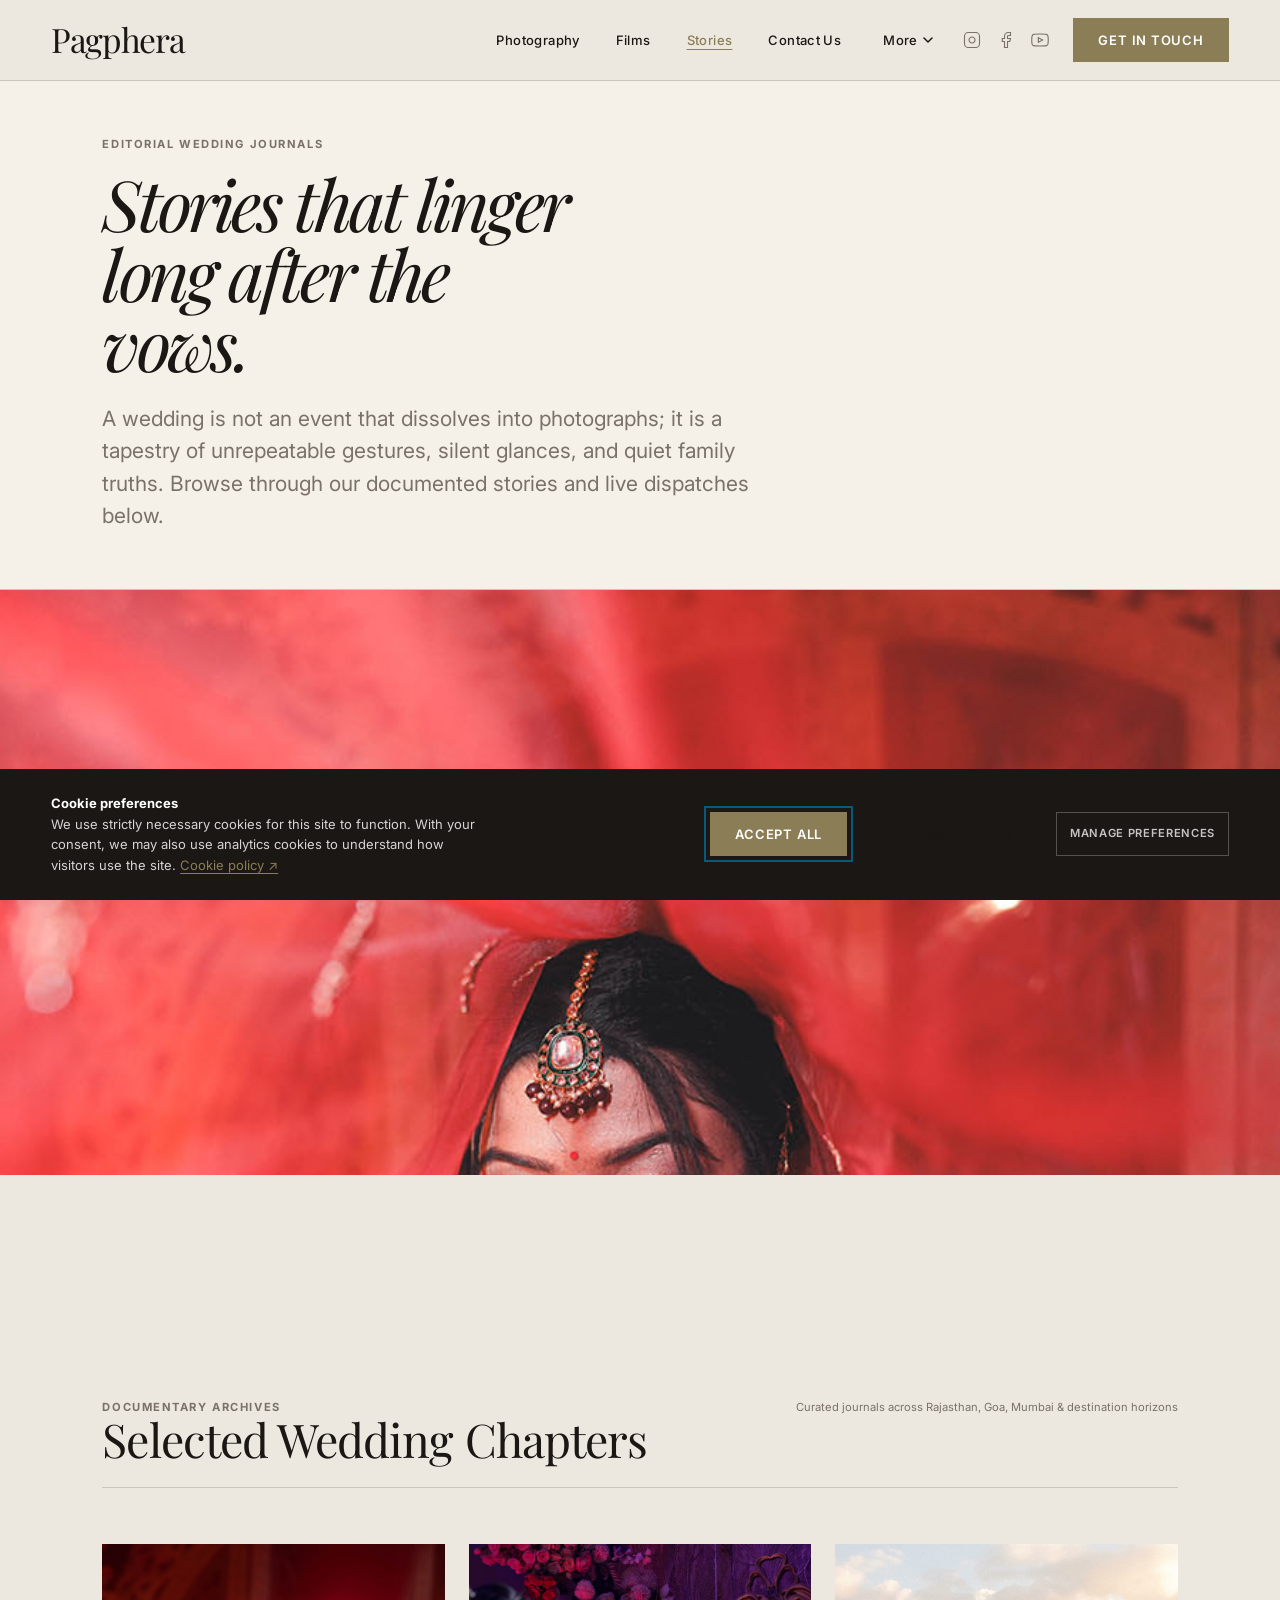
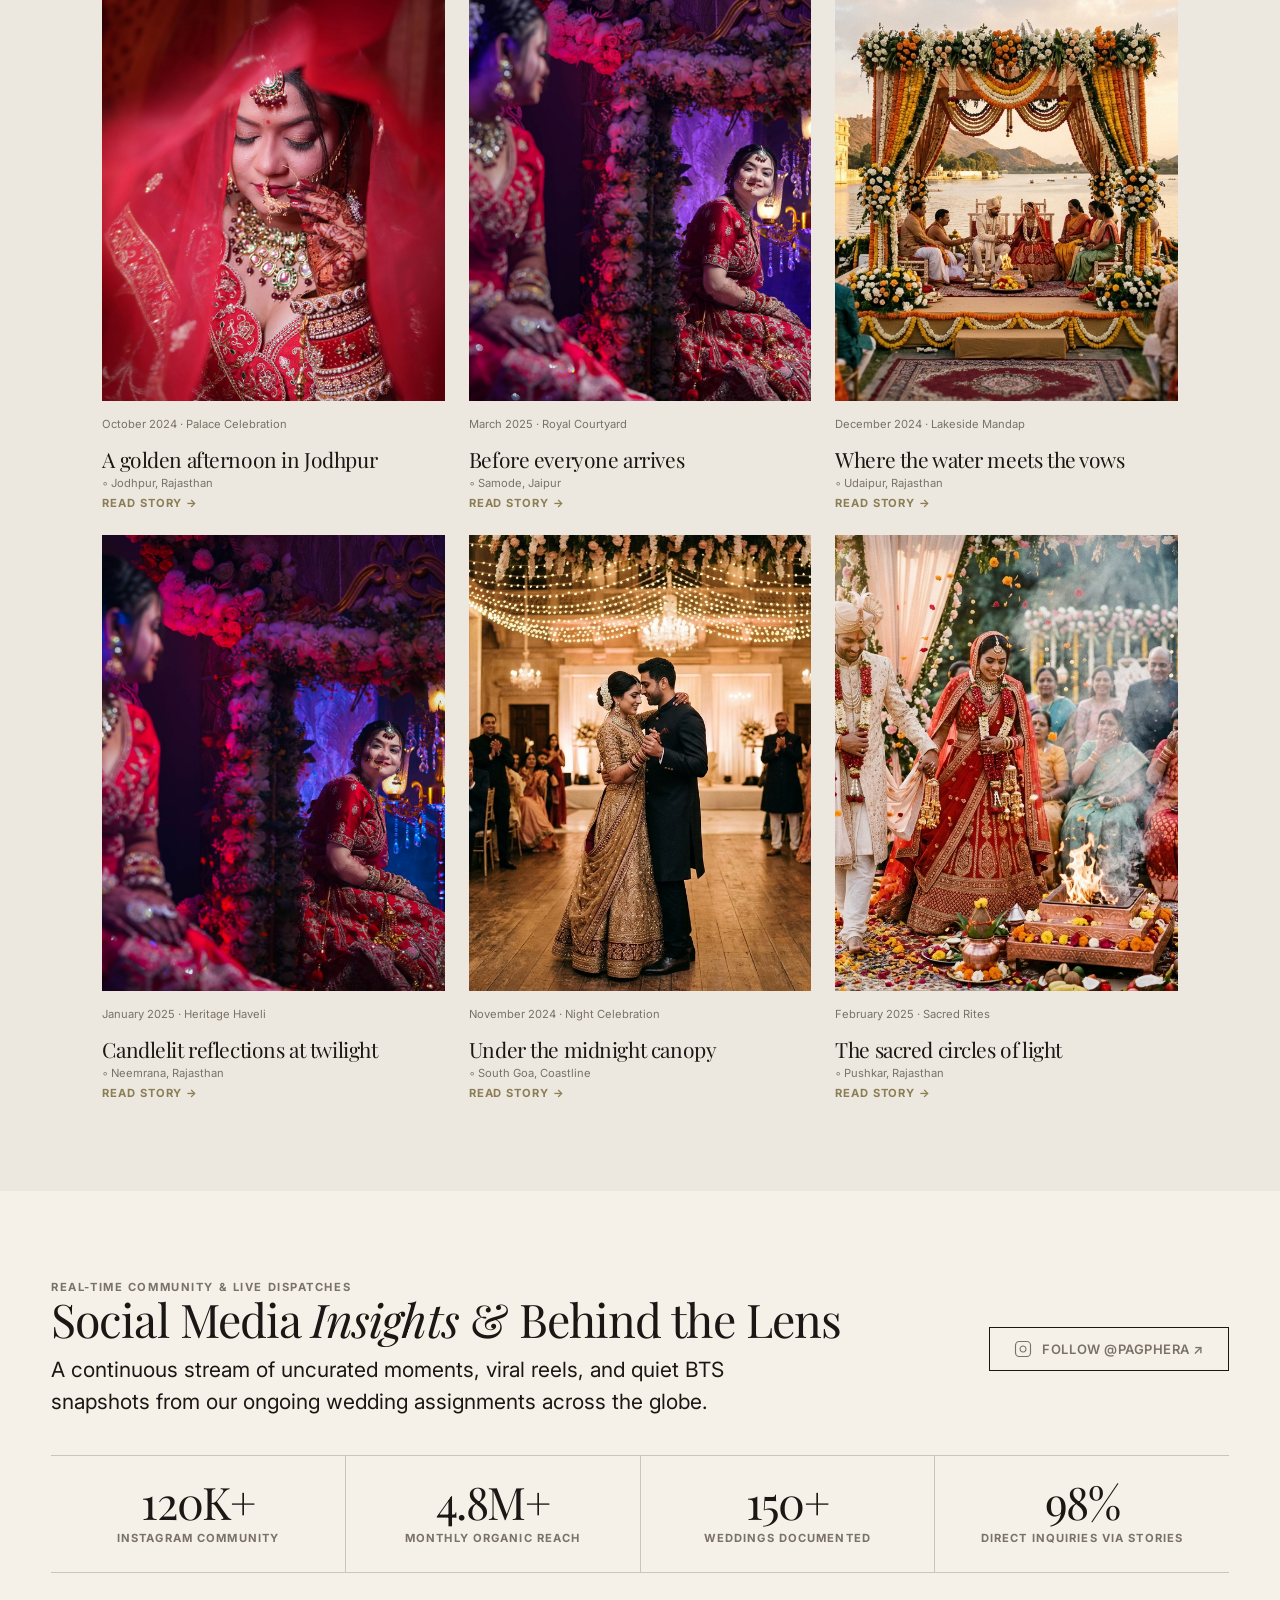
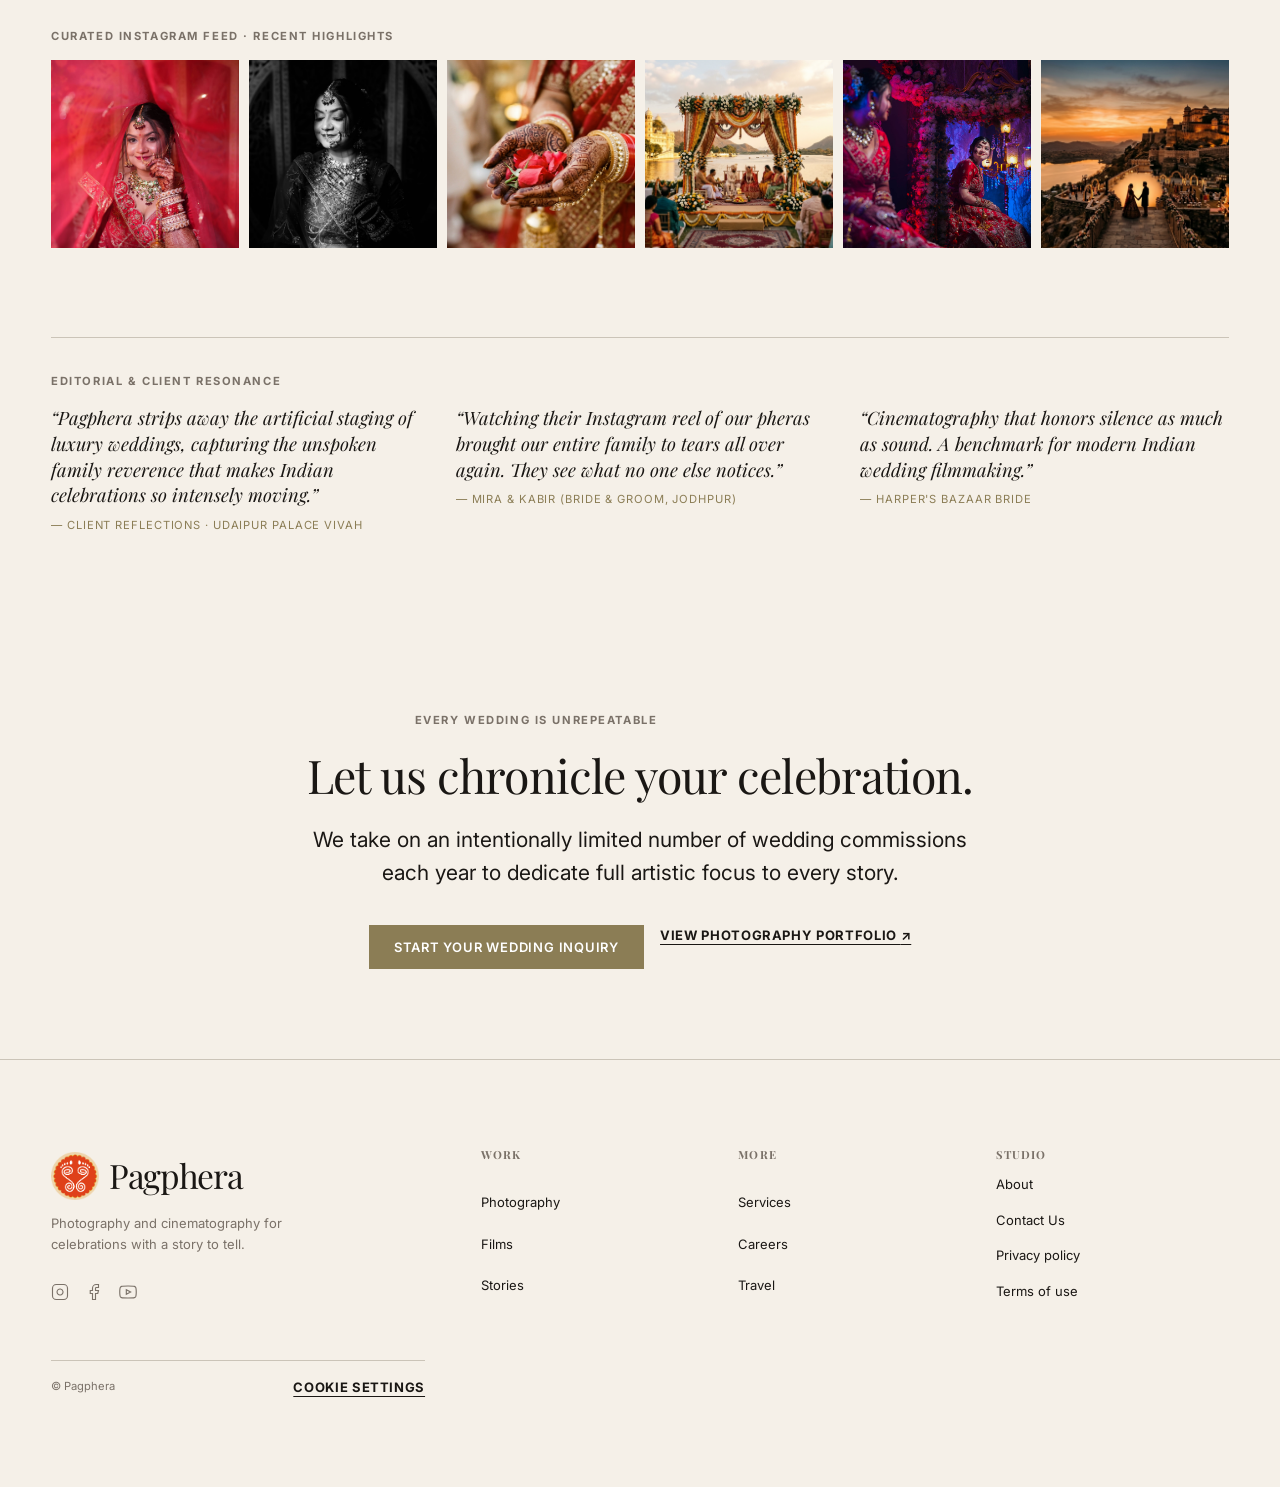
<file: stories.html>
<!doctype html>
<html lang="en">

<head>
  <meta charset="UTF-8" />
  <meta name="viewport" content="width=device-width, initial-scale=1.0" />
  <meta name="description"
    content="Wedding stories, editorial journals, and social media insights by Pagphera — luxury wedding photography and cinematography across India and worldwide." />
  <meta name="theme-color" content="#ede8df" />
  <meta property="og:title" content="Stories &amp; Social Insights — Pagphera" />
  <meta property="og:description" content="Editorial wedding stories and live social dispatches from Pagphera." />
  <meta property="og:type" content="website" />
  <title>Stories &amp; Social Insights — Pagphera</title>
  <link rel="icon" href="assets/images/favicon.ico" type="image/svg+xml" />
  <link rel="preconnect" href="https://fonts.googleapis.com" />
  <link rel="preconnect" href="https://fonts.gstatic.com" crossorigin />
  <link
    href="https://fonts.googleapis.com/css2?family=Playfair+Display:ital,wght@0,400;0,500;0,600;1,400;1,500&family=Inter:wght@300;400;500;600;700&display=swap"
    rel="stylesheet" />
  <link rel="stylesheet" href="assets/css/reset.css" />
  <link rel="stylesheet" href="assets/css/tokens.css" />
  <link rel="stylesheet" href="assets/css/global.css" />
  <link rel="stylesheet" href="assets/css/components.css" />
  <link rel="stylesheet" href="assets/css/layouts.css" />
  <link rel="stylesheet" href="assets/css/responsive.css" />
  <script src="assets/js/navigation.js" defer></script>
  <script src="assets/js/cookie-consent.js" defer></script>
  <script src="assets/js/main.js" defer></script>
</head>

<body id="top">
  <a class="skip-link" href="#main-content">Skip to content</a>

  <!-- Site Header -->
  <header class="site-header" data-site-header>
    <div class="site-header__inner">
      <a class="wordmark" href="index.html" aria-label="Pagphera — return to home">Pagphera</a>

      <!-- Mobile toggle -->
      <button class="menu-toggle" type="button" aria-expanded="false" aria-controls="primary-navigation"
        aria-label="Toggle navigation menu">
        <span class="menu-toggle__icon" aria-hidden="true"></span>
      </button>

      <div class="nav-cluster">
        <nav class="site-navigation" id="primary-navigation" aria-label="Primary navigation">
          <a href="portfolio.html">Photography</a>
          <a href="films.html">Films</a>
          <a href="stories.html" aria-current="page">Stories</a>
          <a href="inquiry.html">Contact Us</a>

          <!-- More dropdown -->
          <div class="nav-dropdown" data-nav-dropdown>
            <button class="nav-dropdown__toggle" type="button" aria-expanded="false" aria-haspopup="true"
              id="nav-dropdown-more">
              <span>More</span>
              <svg class="nav-dropdown__caret" width="10" height="6" viewBox="0 0 10 6" fill="none" aria-hidden="true"
                focusable="false">
                <path d="M1 1L5 5L9 1" stroke="currentColor" stroke-width="1.5" stroke-linecap="round"
                  stroke-linejoin="round" />
              </svg>
            </button>
            <div class="nav-dropdown__menu" role="menu" aria-labelledby="nav-dropdown-more">
              <a href="services.html" role="menuitem">Services</a>
              <a href="careers.html" role="menuitem">Careers</a>
              <a href="travel.html" role="menuitem">Travel</a>
            </div>
          </div>
        </nav>

        <!-- Social icons (desktop) -->
        <div class="nav-social" aria-label="Social media">
          <a href="https://instagram.com" target="_blank" rel="noopener noreferrer" aria-label="Instagram">
            <svg width="18" height="18" viewBox="0 0 24 24" fill="none" stroke="currentColor" stroke-width="1.5"
              aria-hidden="true" focusable="false">
              <rect x="2" y="2" width="20" height="20" rx="5" ry="5" />
              <path d="M16 11.37A4 4 0 1 1 12.63 8 4 4 0 0 1 16 11.37z" />
              <line x1="17.5" y1="6.5" x2="17.51" y2="6.5" />
            </svg>
          </a>
          <a href="https://facebook.com" target="_blank" rel="noopener noreferrer" aria-label="Facebook">
            <svg width="18" height="18" viewBox="0 0 24 24" fill="none" stroke="currentColor" stroke-width="1.5"
              aria-hidden="true" focusable="false">
              <path d="M18 2h-3a5 5 0 0 0-5 5v3H7v4h3v8h4v-8h3l1-4h-4V7a1 1 0 0 1 1-1h3z" />
            </svg>
          </a>
          <a href="https://youtube.com" target="_blank" rel="noopener noreferrer" aria-label="YouTube">
            <svg width="18" height="18" viewBox="0 0 24 24" fill="none" stroke="currentColor" stroke-width="1.5"
              aria-hidden="true" focusable="false">
              <path
                d="M22.54 6.42a2.78 2.78 0 0 0-1.95-1.96C18.88 4 12 4 12 4s-6.88 0-8.59.46A2.78 2.78 0 0 0 1.46 6.42 29 29 0 0 0 1 12a29 29 0 0 0 .46 5.58 2.78 2.78 0 0 0 1.95 1.95C5.12 20 12 20 12 20s6.88 0 8.59-.47a2.78 2.78 0 0 0 1.95-1.95A29 29 0 0 0 23 12a29 29 0 0 0-.46-5.58z" />
              <polygon points="9.75 15.02 15.5 12 9.75 8.98 9.75 15.02" />
            </svg>
          </a>
        </div>

        <!-- CTA button -->
        <a class="button button--gold" href="inquiry.html">Get In Touch</a>
      </div>
    </div>
  </header>

  <main id="main-content" tabindex="-1">

    <!-- Page Header -->
    <section class="page-header section" aria-labelledby="stories-header-title">
      <div class="section-inner flow">
        <p class="eyebrow">Editorial Wedding Journals</p>
        <h1 id="stories-header-title"><em>Stories that linger</em><br>long after the vows.</h1>
        <p class="lede page-header__lede">A wedding is not an event that dissolves into photographs; it is a tapestry of
          unrepeatable gestures, silent glances, and quiet family truths. Browse through our documented stories and live
          dispatches below.</p>
      </div>
    </section>

    <!-- Featured Story Hero Banner -->
    <section class="section section--full" aria-label="Featured Story" style="padding-block-start: 0;">
      <div class="full-bleed" style="max-height: 70vh; overflow: hidden; position: relative;">
        <img src="assets/images/bride/bride-portrait-eyes-closed.jpg"
          alt="Bride in bridal lehenga with eyes gently closed, serene intimate portrait — Pagphera." width="1600"
          height="900" fetchpriority="high" style="object-position: center 20%;" />
        <div class="home-hero__overlay" aria-hidden="true"></div>
        <div class="home-hero__content" style="bottom: var(--space-6);">
          <p class="eyebrow eyebrow--light">Featured Journal · Jodhpur</p>
          <h2 style="color: var(--color-white); font-size: clamp(2rem, 1.5rem + 2.5vw, 3.8rem);"><em>A golden afternoon
              in Jodhpur</em></h2>
          <p class="lede" style="color: rgba(255 255 255 / 0.85); max-inline-size: 50ch;">Mira &amp; Kabir's three-day
            celebration at Umaid Bhawan Palace — an ode to royal architecture and delicate intimacy.</p>
          <div class="hero-actions" style="margin-block-start: var(--space-3);">
            <a class="button button--gold" href="story.html">Read the complete story →</a>
          </div>
        </div>
      </div>
    </section>

    <!-- Stories Archive Grid -->
    <section class="section" aria-labelledby="curated-stories-title">
      <div class="section-inner">
        <div class="stories-section__header" style="margin-block-end: var(--space-6);">
          <div>
            <p class="eyebrow">Documentary Archives</p>
            <h2 id="curated-stories-title">Selected Wedding Chapters</h2>
          </div>
          <p class="story-card__location" style="margin: 0;">Curated journals across Rajasthan, Goa, Mumbai &amp;
            destination horizons</p>
        </div>

        <div class="story-grid">

          <!-- Story 1 -->
          <article class="story-card">
            <a href="story.html" class="story-card__link" aria-label="View story: A golden afternoon in Jodhpur">
              <div class="story-card__media">
                <img src="assets/images/bride/bride-portrait.jpg"
                  alt="Bride in crimson lehenga, serene portrait in Jodhpur." loading="lazy" width="800"
                  height="1067" />
              </div>
              <div class="story-card__meta">
                <p class="story-card__date">October 2024 · Palace Celebration</p>
                <h3>A golden afternoon in Jodhpur</h3>
                <p class="story-card__location">◦ Jodhpur, Rajasthan</p>
                <span class="story-card__more">Read story →</span>
              </div>
            </a>
          </article>

          <!-- Story 2 -->
          <article class="story-card">
            <a href="story.html" class="story-card__link" aria-label="View story: Before everyone arrives">
              <div class="story-card__media">
                <img src="assets/images/bride/bride-mirror-portrait-one.jpg"
                  alt="Bride mirror reflection adorned with flowers and ornate chandeliers in Jaipur." loading="lazy"
                  width="800" height="1067" />
              </div>
              <div class="story-card__meta">
                <p class="story-card__date">March 2025 · Royal Courtyard</p>
                <h3>Before everyone arrives</h3>
                <p class="story-card__location">◦ Samode, Jaipur</p>
                <span class="story-card__more">Read story →</span>
              </div>
            </a>
          </article>

          <!-- Story 3 -->
          <article class="story-card">
            <a href="story.html" class="story-card__link" aria-label="View story: Where the water meets the vows">
              <div class="story-card__media">
                <img src="assets/images/stories/demo-ceremony-mandap.jpg"
                  alt="Mandap on the edge of Lake Pichola at sunset." loading="lazy" width="800" height="600" />
              </div>
              <div class="story-card__meta">
                <p class="story-card__date">December 2024 · Lakeside Mandap</p>
                <h3>Where the water meets the vows</h3>
                <p class="story-card__location">◦ Udaipur, Rajasthan</p>
                <span class="story-card__more">Read story →</span>
              </div>
            </a>
          </article>

          <!-- Story 4 -->
          <article class="story-card">
            <a href="story.html" class="story-card__link" aria-label="View story: Candlelit silence &amp; reflections">
              <div class="story-card__media">
                <img src="assets/images/bride/bride-mirror-portrait-two.jpg"
                  alt="Bride sitting in warm candlelight, mirror reflection with floral frame." loading="lazy"
                  width="800" height="1067" />
              </div>
              <div class="story-card__meta">
                <p class="story-card__date">January 2025 · Heritage Haveli</p>
                <h3>Candlelit reflections at twilight</h3>
                <p class="story-card__location">◦ Neemrana, Rajasthan</p>
                <span class="story-card__more">Read story →</span>
              </div>
            </a>
          </article>

          <!-- Story 5 -->
          <article class="story-card">
            <a href="story.html" class="story-card__link" aria-label="View story: Under the reception canopy">
              <div class="story-card__media">
                <img src="assets/images/stories/demo-reception-night.jpg"
                  alt="First dance under illuminated tree lights and lanterns." loading="lazy" width="800"
                  height="533" />
              </div>
              <div class="story-card__meta">
                <p class="story-card__date">November 2024 · Night Celebration</p>
                <h3>Under the midnight canopy</h3>
                <p class="story-card__location">◦ South Goa, Coastline</p>
                <span class="story-card__more">Read story →</span>
              </div>
            </a>
          </article>

          <!-- Story 6 -->
          <article class="story-card">
            <a href="story.html" class="story-card__link" aria-label="View story: Sacred vows around the fire">
              <div class="story-card__media">
                <img src="assets/images/stories/demo-pheras-fire.jpg"
                  alt="Pheras ceremony around the sacred fire at night." loading="lazy" width="800" height="533" />
              </div>
              <div class="story-card__meta">
                <p class="story-card__date">February 2025 · Sacred Rites</p>
                <h3>The sacred circles of light</h3>
                <p class="story-card__location">◦ Pushkar, Rajasthan</p>
                <span class="story-card__more">Read story →</span>
              </div>
            </a>
          </article>

        </div>
      </div>
    </section>

    <!-- ============================================================
           SOCIAL MEDIA INSIGHTS SECTION (HOTC Editorial Style)
           ============================================================ -->
    <section class="social-section" aria-labelledby="social-insights-title">
      <div class="social-section__inner">

        <!-- Section Header -->
        <div class="social-section__header">
          <div>
            <p class="eyebrow">Real-Time Community &amp; Live Dispatches</p>
            <h2 id="social-insights-title">Social Media <em>Insights</em> &amp; Behind the Lens</h2>
            <p class="lede" style="max-inline-size: 55ch; margin-block-start: var(--space-2);">
              A continuous stream of uncurated moments, viral reels, and quiet BTS snapshots from our ongoing wedding
              assignments across the globe.
            </p>
          </div>
          <div>
            <a class="social-section__handle button button--outline" href="https://instagram.com" target="_blank"
              rel="noopener noreferrer" aria-label="Visit Pagphera Instagram">
              <svg width="18" height="18" viewBox="0 0 24 24" fill="none" stroke="currentColor" stroke-width="1.5"
                aria-hidden="true" focusable="false">
                <rect x="2" y="2" width="20" height="20" rx="5" ry="5" />
                <path d="M16 11.37A4 4 0 1 1 12.63 8 4 4 0 0 1 16 11.37z" />
                <line x1="17.5" y1="6.5" x2="17.51" y2="6.5" />
              </svg>
              <span>Follow @pagphera ↗</span>
            </a>
          </div>
        </div>

        <!-- Social Performance Insights Metric Bar -->
        <div class="social-stats" role="region" aria-label="Social media analytics and reach">
          <div class="social-stat">
            <span class="social-stat__num">120K+</span>
            <span class="social-stat__label">Instagram Community</span>
          </div>
          <div class="social-stat">
            <span class="social-stat__num">4.8M+</span>
            <span class="social-stat__label">Monthly Organic Reach</span>
          </div>
          <div class="social-stat">
            <span class="social-stat__num">150+</span>
            <span class="social-stat__label">Weddings Documented</span>
          </div>
          <div class="social-stat">
            <span class="social-stat__num">98%</span>
            <span class="social-stat__label">Direct Inquiries via Stories</span>
          </div>
        </div>

        <!-- Instagram Editorial Insights Grid (6 items with interactive hover cards) -->
        <div style="margin-block-start: var(--space-6);">
          <p class="eyebrow" style="margin-block-end: var(--space-3);">Curated Instagram Feed · Recent Highlights</p>

          <div class="instagram-grid" role="region" aria-label="Instagram photos grid">

            <!-- Grid Item 1 -->
            <div class="instagram-grid__item" tabindex="0" role="article"
              aria-label="Instagram post: Eyes open bridal portrait">
              <img src="assets/images/bride/bride-portrait-eyes-open.jpg"
                alt="Bride smiling behind translucent red veil, regal jewelry — @pagphera post." loading="lazy" />
              <div class="instagram-grid__item__overlay">
                <svg width="24" height="24" viewBox="0 0 24 24" fill="currentColor" aria-hidden="true">
                  <path
                    d="M12 21.35l-1.45-1.32C5.4 15.36 2 12.28 2 8.5 2 5.42 4.42 3 7.5 3c1.74 0 3.41.81 4.5 2.09C13.09 3.81 14.76 3 16.5 3 19.58 3 22 5.42 22 8.5c0 3.78-3.4 6.86-8.55 11.54L12 21.35z" />
                </svg>
                <span class="instagram-grid__item__likes">28.4K Likes</span>
                <span style="font-size: 0.75rem; opacity: 0.85; text-align: center; padding-inline: 0.5rem;">"The quiet
                  breath before walking down..."</span>
              </div>
            </div>

            <!-- Grid Item 2 -->
            <div class="instagram-grid__item" tabindex="0" role="article"
              aria-label="Instagram post: Bride in monochrome fine art">
              <img src="assets/images/bride/bride-portrait-grayscale.jpg"
                alt="Fine art black and white portrait of bride holding hands over heart — @pagphera post."
                loading="lazy" />
              <div class="instagram-grid__item__overlay">
                <svg width="24" height="24" viewBox="0 0 24 24" fill="currentColor" aria-hidden="true">
                  <path
                    d="M12 21.35l-1.45-1.32C5.4 15.36 2 12.28 2 8.5 2 5.42 4.42 3 7.5 3c1.74 0 3.41.81 4.5 2.09C13.09 3.81 14.76 3 16.5 3 19.58 3 22 5.42 22 8.5c0 3.78-3.4 6.86-8.55 11.54L12 21.35z" />
                </svg>
                <span class="instagram-grid__item__likes">34.1K Likes</span>
                <span style="font-size: 0.75rem; opacity: 0.85; text-align: center; padding-inline: 0.5rem;">"Editorial
                  shadows &amp; heirloom silver."</span>
              </div>
            </div>

            <!-- Grid Item 3 -->
            <div class="instagram-grid__item" tabindex="0" role="article"
              aria-label="Instagram post: Intimate Mehndi details">
              <img src="assets/images/stories/demo-mehndi-hands.jpg"
                alt="Intricate mehndi henna on bridal hands — @pagphera post." loading="lazy" />
              <div class="instagram-grid__item__overlay">
                <svg width="24" height="24" viewBox="0 0 24 24" fill="currentColor" aria-hidden="true">
                  <path
                    d="M12 21.35l-1.45-1.32C5.4 15.36 2 12.28 2 8.5 2 5.42 4.42 3 7.5 3c1.74 0 3.41.81 4.5 2.09C13.09 3.81 14.76 3 16.5 3 19.58 3 22 5.42 22 8.5c0 3.78-3.4 6.86-8.55 11.54L12 21.35z" />
                </svg>
                <span class="instagram-grid__item__likes">19.7K Likes</span>
                <span style="font-size: 0.75rem; opacity: 0.85; text-align: center; padding-inline: 0.5rem;">"Eight
                  hours of poetry drawn on skin."</span>
              </div>
            </div>

            <!-- Grid Item 4 -->
            <div class="instagram-grid__item" tabindex="0" role="article"
              aria-label="Instagram post: Sunset vows at palace">
              <img src="assets/images/stories/demo-ceremony-mandap.jpg"
                alt="Lakeside palace mandap glow at twilight — @pagphera post." loading="lazy" />
              <div class="instagram-grid__item__overlay">
                <svg width="24" height="24" viewBox="0 0 24 24" fill="currentColor" aria-hidden="true">
                  <path
                    d="M12 21.35l-1.45-1.32C5.4 15.36 2 12.28 2 8.5 2 5.42 4.42 3 7.5 3c1.74 0 3.41.81 4.5 2.09C13.09 3.81 14.76 3 16.5 3 19.58 3 22 5.42 22 8.5c0 3.78-3.4 6.86-8.55 11.54L12 21.35z" />
                </svg>
                <span class="instagram-grid__item__likes">41.2K Likes</span>
                <span style="font-size: 0.75rem; opacity: 0.85; text-align: center; padding-inline: 0.5rem;">"When Lake
                  Pichola turns into molten gold."</span>
              </div>
            </div>

            <!-- Grid Item 5 -->
            <div class="instagram-grid__item" tabindex="0" role="article"
              aria-label="Instagram post: Mirror reflection portrait">
              <img src="assets/images/bride/bride-mirror-portrait-two.jpg"
                alt="Bride sitting quietly in candlelight before grand reception — @pagphera post." loading="lazy" />
              <div class="instagram-grid__item__overlay">
                <svg width="24" height="24" viewBox="0 0 24 24" fill="currentColor" aria-hidden="true">
                  <path
                    d="M12 21.35l-1.45-1.32C5.4 15.36 2 12.28 2 8.5 2 5.42 4.42 3 7.5 3c1.74 0 3.41.81 4.5 2.09C13.09 3.81 14.76 3 16.5 3 19.58 3 22 5.42 22 8.5c0 3.78-3.4 6.86-8.55 11.54L12 21.35z" />
                </svg>
                <span class="instagram-grid__item__likes">22.6K Likes</span>
                <span style="font-size: 0.75rem; opacity: 0.85; text-align: center; padding-inline: 0.5rem;">"The
                  stillness between ceremonies."</span>
              </div>
            </div>

            <!-- Grid Item 6 -->
            <div class="instagram-grid__item" tabindex="0" role="article"
              aria-label="Instagram post: Hilltop sunset view">
              <img src="assets/images/stories/demo-destination-landscape.jpg"
                alt="Palace bastion overlooking Rajasthan valley — @pagphera post." loading="lazy" />
              <div class="instagram-grid__item__overlay">
                <svg width="24" height="24" viewBox="0 0 24 24" fill="currentColor" aria-hidden="true">
                  <path
                    d="M12 21.35l-1.45-1.32C5.4 15.36 2 12.28 2 8.5 2 5.42 4.42 3 7.5 3c1.74 0 3.41.81 4.5 2.09C13.09 3.81 14.76 3 16.5 3 19.58 3 22 5.42 22 8.5c0 3.78-3.4 6.86-8.55 11.54L12 21.35z" />
                </svg>
                <span class="instagram-grid__item__likes">36.8K Likes</span>
                <span
                  style="font-size: 0.75rem; opacity: 0.85; text-align: center; padding-inline: 0.5rem;">"Destination
                  dreams in Rajasthan."</span>
              </div>
            </div>

          </div>
        </div>

        <!-- Press Quotes & Social Acclaim -->
        <div
          style="margin-block-start: var(--space-7); padding-block-start: var(--space-5); border-block-start: 1px solid var(--color-line);">
          <p class="eyebrow">Editorial &amp; Client Resonance</p>
          <div
            style="display: grid; grid-template-columns: repeat(auto-fit, minmax(18rem, 1fr)); gap: var(--space-5); margin-block-start: var(--space-3);">
            <blockquote
              style="font-style: italic; font-family: var(--font-display); font-size: 1.15rem; line-height: 1.4; color: var(--color-ink);">
              &ldquo;Pagphera strips away the artificial staging of luxury weddings, capturing the unspoken family
              reverence that makes Indian celebrations so intensely moving.&rdquo;
              <footer
                style="font-family: var(--font-sans); font-size: var(--text-xs); font-style: normal; text-transform: uppercase; letter-spacing: 0.08em; color: var(--color-gold); margin-block-start: var(--space-2);">
                — Client Reflections · Udaipur Palace Vivah</footer>
            </blockquote>
            <blockquote
              style="font-style: italic; font-family: var(--font-display); font-size: 1.15rem; line-height: 1.4; color: var(--color-ink);">
              &ldquo;Watching their Instagram reel of our pheras brought our entire family to tears all over again. They
              see what no one else notices.&rdquo;
              <footer
                style="font-family: var(--font-sans); font-size: var(--text-xs); font-style: normal; text-transform: uppercase; letter-spacing: 0.08em; color: var(--color-gold); margin-block-start: var(--space-2);">
                — Mira &amp; Kabir (Bride &amp; Groom, Jodhpur)</footer>
            </blockquote>
            <blockquote
              style="font-style: italic; font-family: var(--font-display); font-size: 1.15rem; line-height: 1.4; color: var(--color-ink);">
              &ldquo;Cinematography that honors silence as much as sound. A benchmark for modern Indian wedding
              filmmaking.&rdquo;
              <footer
                style="font-family: var(--font-sans); font-size: var(--text-xs); font-style: normal; text-transform: uppercase; letter-spacing: 0.08em; color: var(--color-gold); margin-block-start: var(--space-2);">
                — Harper's Bazaar Bride</footer>
            </blockquote>
          </div>
        </div>

      </div>
    </section>

    <!-- CTA Section -->
    <section class="section cta-section" aria-labelledby="stories-cta-title">
      <div class="cta-section__inner flow">
        <p class="eyebrow">Every wedding is unrepeatable</p>
        <h2 id="stories-cta-title">Let us chronicle your celebration.</h2>
        <p class="lede">We take on an intentionally limited number of wedding commissions each year to dedicate full
          artistic focus to every story.</p>
        <div class="cta-section__actions">
          <a class="button button--gold" href="inquiry.html">Start your wedding inquiry</a>
          <a class="text-link" href="portfolio.html">View photography portfolio <span aria-hidden="true">↗</span></a>
        </div>
      </div>
    </section>

  </main>

  <!-- Site Footer -->
  <footer class="site-footer" aria-label="Site footer">
    <div class="site-footer__inner">
      <div class="site-footer__brand">
        <a class="wordmark" href="index.html" aria-label="Pagphera — return to home">Pagphera</a>
        <p>Photography and cinematography for celebrations with a story to tell.</p>
        <div class="footer-social" aria-label="Follow us">
          <a href="https://instagram.com" target="_blank" rel="noopener noreferrer" aria-label="Instagram">
            <svg width="18" height="18" viewBox="0 0 24 24" fill="none" stroke="currentColor" stroke-width="1.5"
              aria-hidden="true" focusable="false">
              <rect x="2" y="2" width="20" height="20" rx="5" ry="5" />
              <path d="M16 11.37A4 4 0 1 1 12.63 8 4 4 0 0 1 16 11.37z" />
              <line x1="17.5" y1="6.5" x2="17.51" y2="6.5" />
            </svg>
          </a>
          <a href="https://facebook.com" target="_blank" rel="noopener noreferrer" aria-label="Facebook">
            <svg width="18" height="18" viewBox="0 0 24 24" fill="none" stroke="currentColor" stroke-width="1.5"
              aria-hidden="true" focusable="false">
              <path d="M18 2h-3a5 5 0 0 0-5 5v3H7v4h3v8h4v-8h3l1-4h-4V7a1 1 0 0 1 1-1h3z" />
            </svg>
          </a>
          <a href="https://youtube.com" target="_blank" rel="noopener noreferrer" aria-label="YouTube">
            <svg width="18" height="18" viewBox="0 0 24 24" fill="none" stroke="currentColor" stroke-width="1.5"
              aria-hidden="true" focusable="false">
              <path
                d="M22.54 6.42a2.78 2.78 0 0 0-1.95-1.96C18.88 4 12 4 12 4s-6.88 0-8.59.46A2.78 2.78 0 0 0 1.46 6.42 29 29 0 0 0 1 12a29 29 0 0 0 .46 5.58 2.78 2.78 0 0 0 1.95 1.95C5.12 20 12 20 12 20s6.88 0 8.59-.47a2.78 2.78 0 0 0 1.95-1.95A29 29 0 0 0 23 12a29 29 0 0 0-.46-5.58z" />
              <polygon points="9.75 15.02 15.5 12 9.75 8.98 9.75 15.02" />
            </svg>
          </a>
        </div>
      </div>
      <nav class="site-footer__nav" aria-label="Footer navigation">
        <div class="footer-nav-group">
          <h3 class="footer-nav-group__label">Work</h3>
          <ul>
            <li><a href="portfolio.html">Photography</a></li>
            <li><a href="films.html">Films</a></li>
            <li><a href="stories.html">Stories</a></li>
          </ul>
        </div>
        <div class="footer-nav-group">
          <h3 class="footer-nav-group__label">More</h3>
          <ul>
            <li><a href="services.html">Services</a></li>
            <li><a href="careers.html">Careers</a></li>
            <li><a href="travel.html">Travel</a></li>
          </ul>
        </div>
        <div class="footer-nav-group">
          <h3 class="footer-nav-group__label">Studio</h3>
          <ul>
            <li><a href="about.html">About</a></li>
            <li><a href="inquiry.html">Contact Us</a></li>
            <li><a href="privacy-policy.html">Privacy policy</a></li>
            <li><a href="terms.html">Terms of use</a></li>
          </ul>
        </div>
      </nav>
      <div class="site-footer__bottom">
        <p class="site-footer__note">© Pagphera</p>
        <button class="text-link cookie-settings-trigger" type="button" id="cookie-settings-trigger"
          aria-label="Manage cookie preferences">Cookie settings</button>
      </div>
    </div>
  </footer>

  <!-- Cookie Consent Banner -->
  <div class="cookie-banner" id="cookie-banner" role="region" aria-label="Cookie consent" aria-live="polite" hidden>
    <div class="cookie-banner__inner">
      <div class="cookie-banner__copy">
        <p><strong>Cookie preferences</strong></p>
        <p>We use strictly necessary cookies for this site to function. With your consent, we may also use analytics
          cookies to understand how visitors use the site. <a href="cookie-policy.html">Cookie policy ↗</a></p>
      </div>
      <div class="cookie-banner__actions">
        <button class="button button--gold" type="button" id="cookie-accept-all">Accept all</button>
        <button class="button button--outline" type="button" id="cookie-reject-optional">Necessary only</button>
        <button class="button button--ghost-sm" type="button" id="cookie-open-prefs">Manage preferences</button>
      </div>
    </div>
  </div>

  <!-- Cookie Preferences Dialog -->
  <dialog class="cookie-dialog" id="cookie-dialog" aria-labelledby="cookie-dialog-title">
    <div class="cookie-dialog__inner">
      <div class="cookie-dialog__header">
        <h2 id="cookie-dialog-title" class="cookie-dialog__title">Manage cookie preferences</h2>
        <button class="cookie-dialog__close" type="button" aria-label="Close cookie preferences dialog"
          id="cookie-dialog-close">
          <svg width="16" height="16" viewBox="0 0 16 16" fill="none" aria-hidden="true" focusable="false">
            <path d="M2 2L14 14M14 2L2 14" stroke="currentColor" stroke-width="1.5" />
          </svg>
        </button>
      </div>
      <div class="cookie-dialog__body">
        <div class="cookie-category">
          <div class="cookie-category__header">
            <div>
              <h3 class="cookie-category__name">Strictly necessary</h3>
              <p class="cookie-category__desc">Required for the site to function. Cannot be disabled.</p>
            </div>
            <span class="cookie-toggle cookie-toggle--always-on" aria-label="Always active">Always on</span>
          </div>
        </div>
        <div class="cookie-category">
          <div class="cookie-category__header">
            <div>
              <h3 class="cookie-category__name">Analytics</h3>
              <p class="cookie-category__desc">Helps us understand how visitors use the site. No personal data sold or
                shared.</p>
            </div>
            <label class="cookie-toggle" aria-label="Toggle analytics cookies">
              <input type="checkbox" id="pref-analytics" name="analytics" />
              <span class="cookie-toggle__track" aria-hidden="true"></span>
            </label>
          </div>
        </div>
      </div>
      <div class="cookie-dialog__footer">
        <button class="button button--gold" type="button" id="cookie-save-prefs">Save preferences</button>
      </div>
    </div>
  </dialog>

  <!-- Scroll to top -->
  <button class="scroll-to-top" id="scroll-to-top" aria-label="Scroll back to top" title="Back to top">
    <svg width="20" height="20" viewBox="0 0 24 24" fill="none" stroke="currentColor" stroke-width="2"
      stroke-linecap="round" stroke-linejoin="round" aria-hidden="true" focusable="false">
      <path d="M18 15L12 9L6 15" />
    </svg>
  </button>

</body>

</html>
</file>
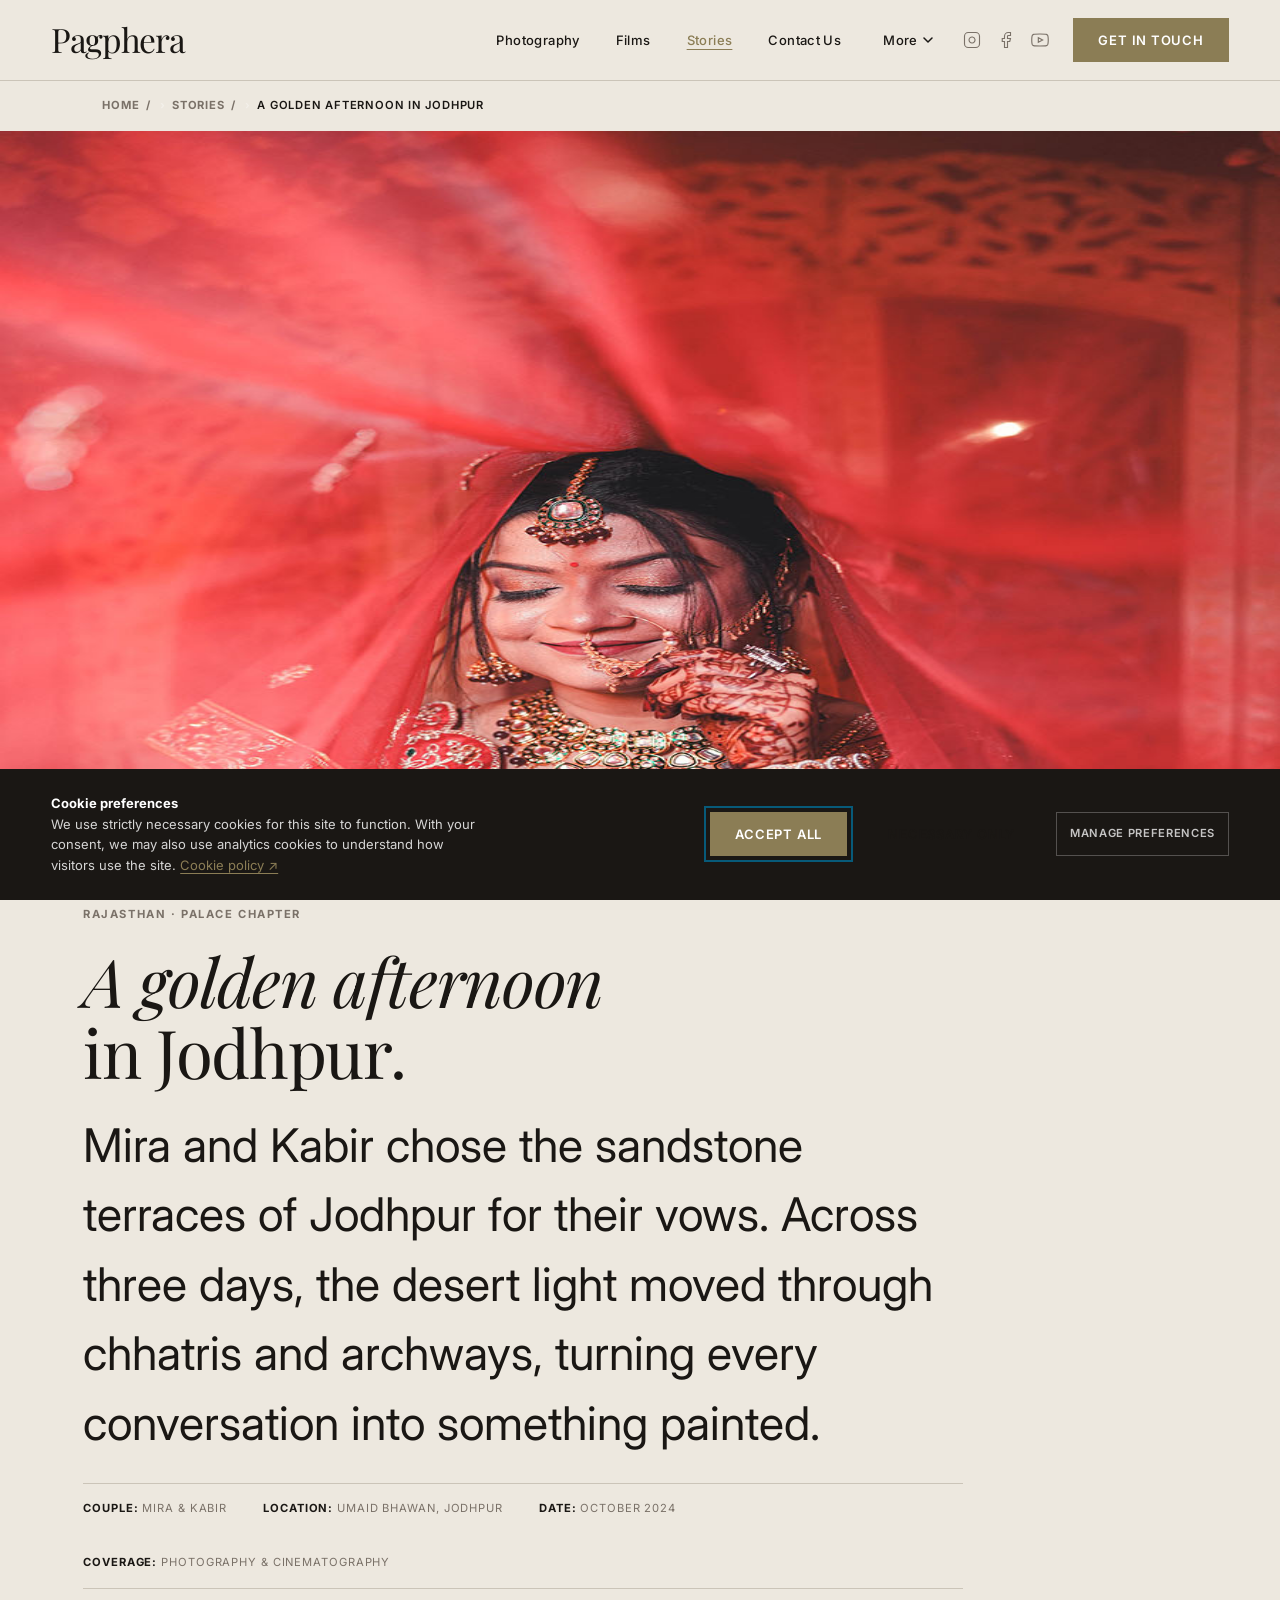
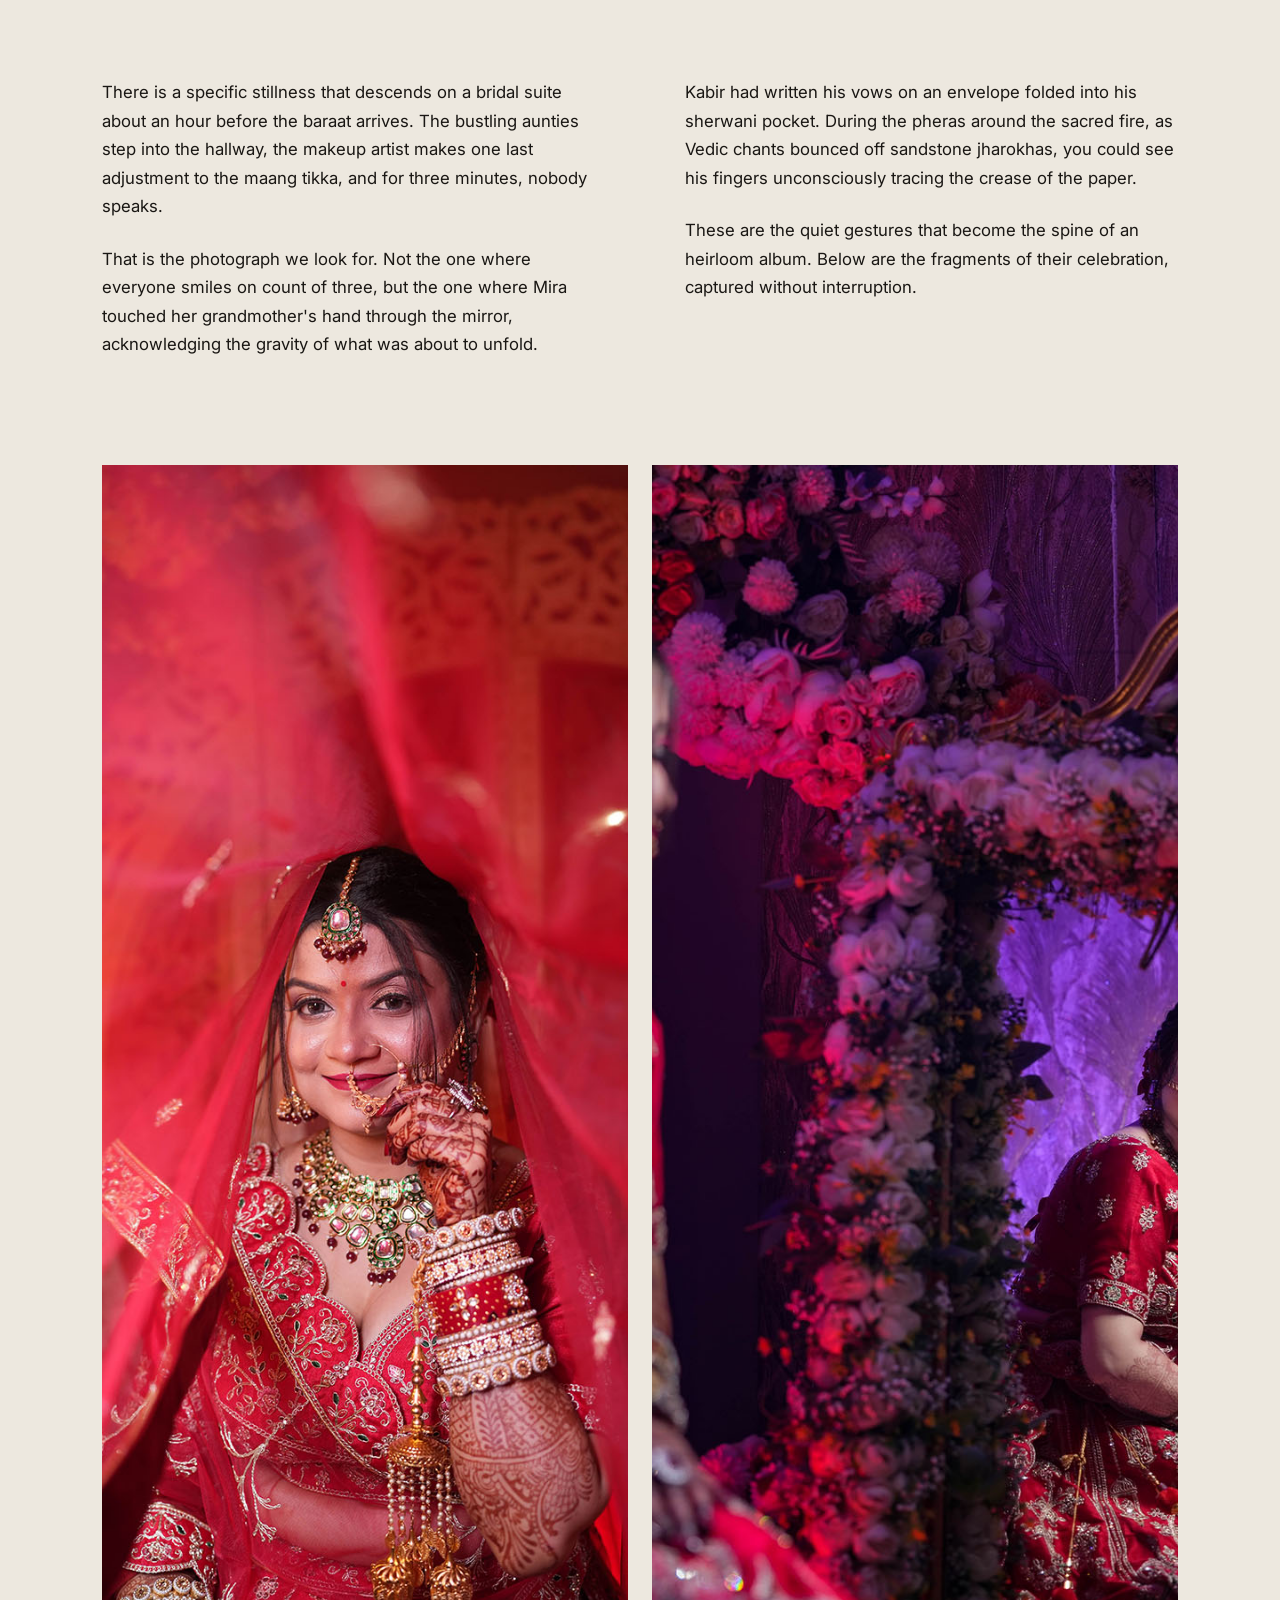
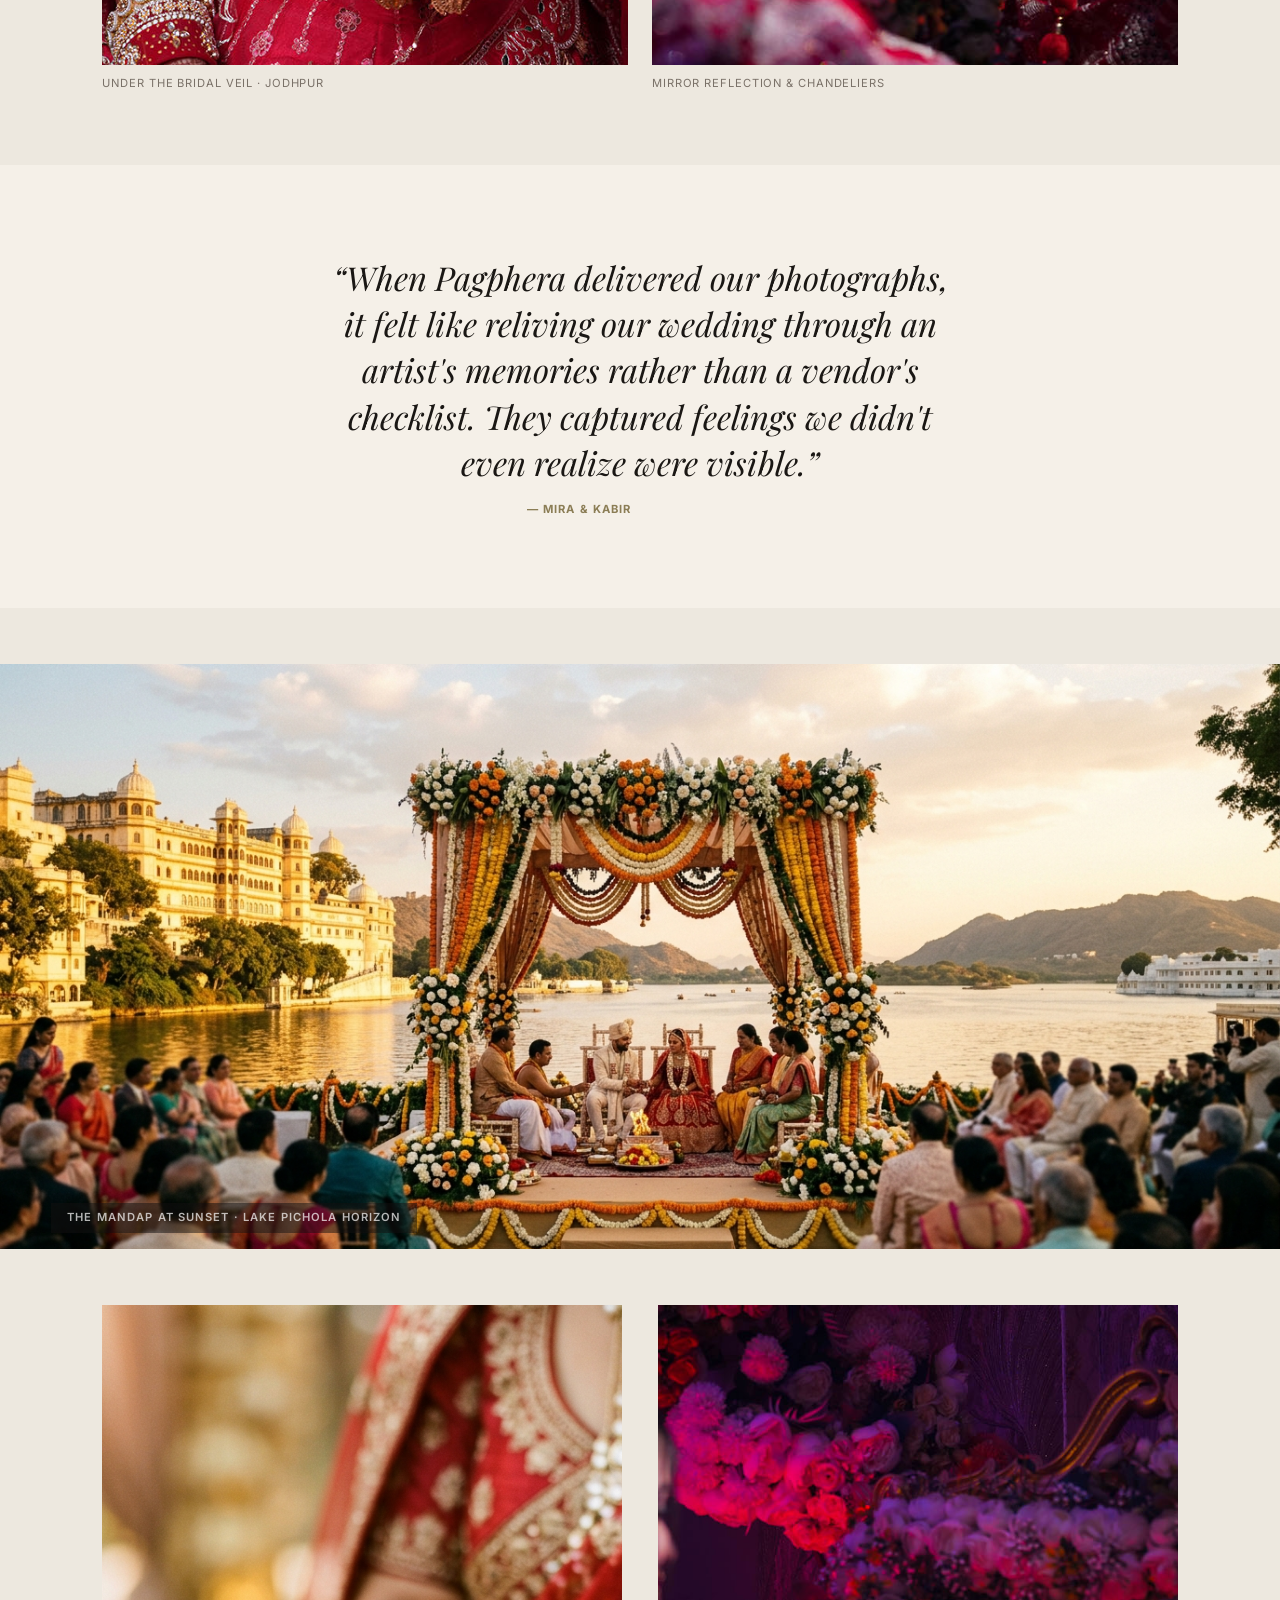
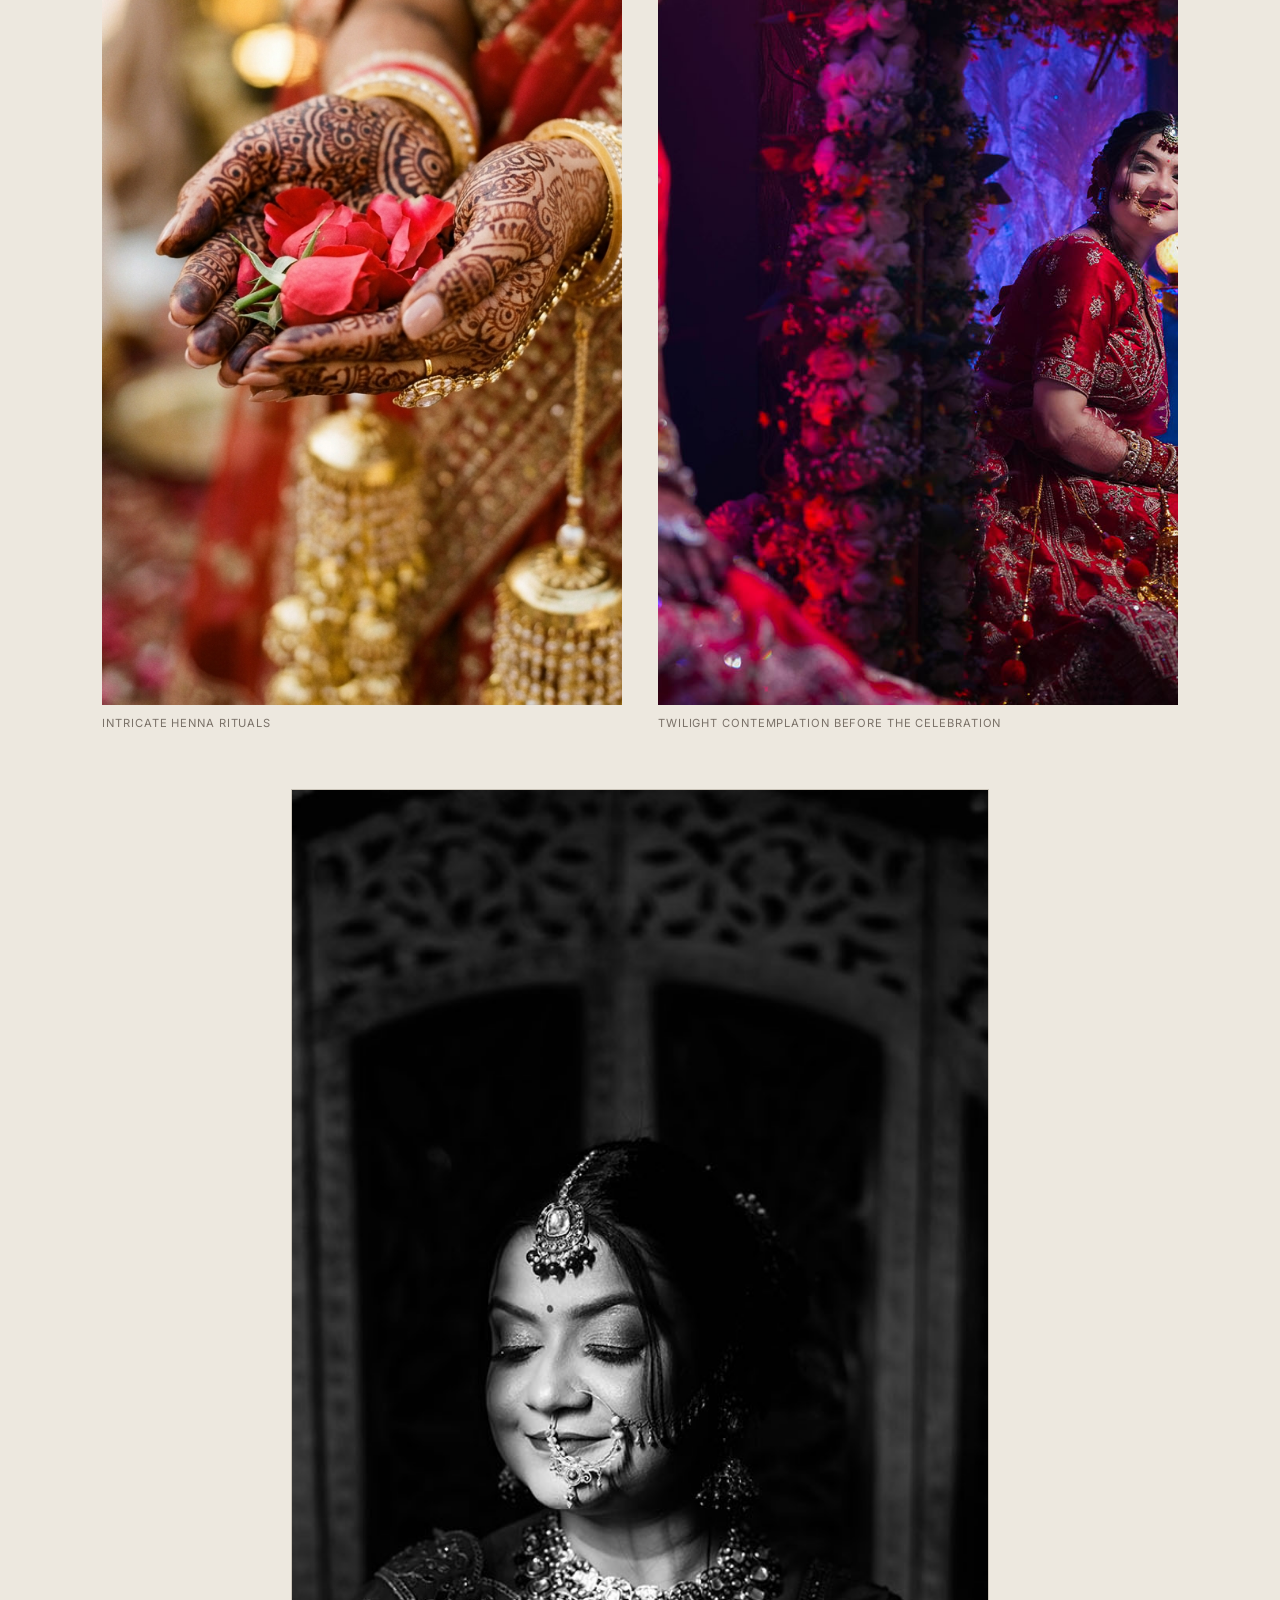
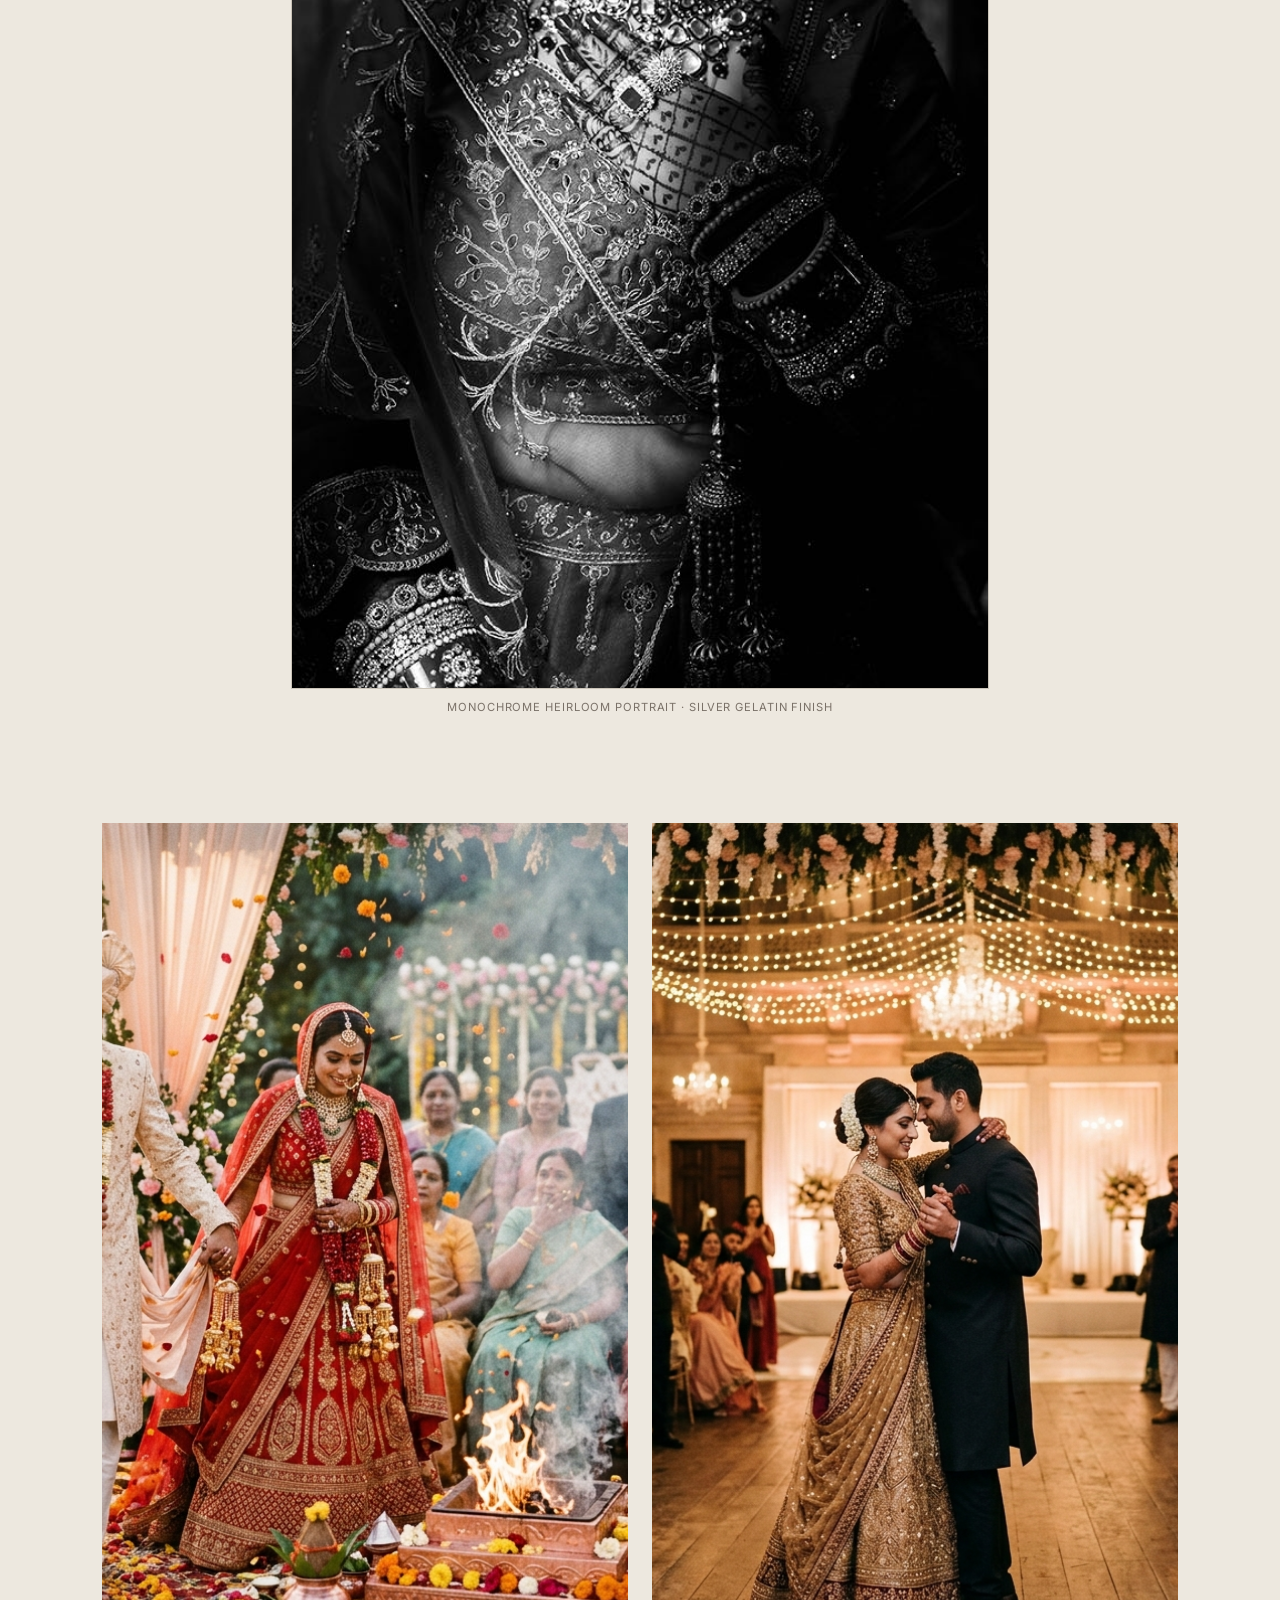
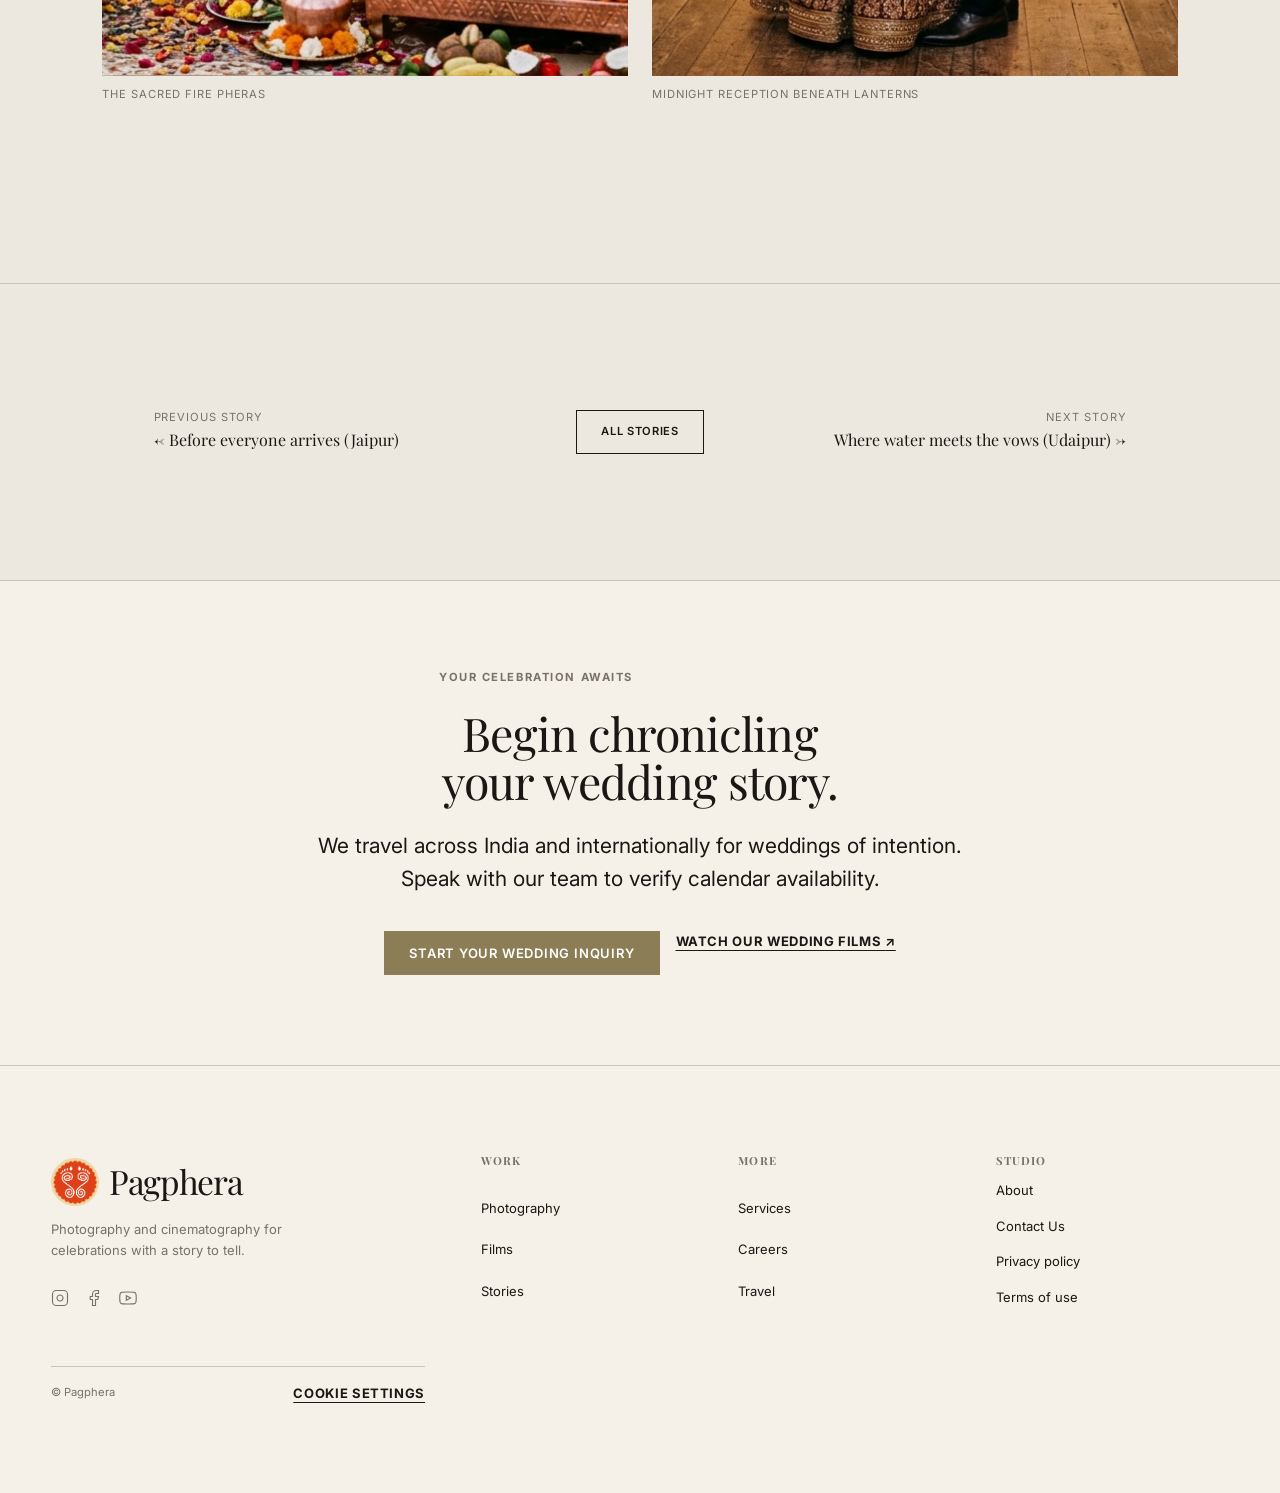
<file: story.html>
<!doctype html>
<html lang="en">

<head>
  <meta charset="UTF-8" />
  <meta name="viewport" content="width=device-width, initial-scale=1.0" />
  <meta name="description"
    content="A golden afternoon in Jodhpur — an editorial wedding story by Pagphera documenting Mira &amp; Kabir's royal celebration at Umaid Bhawan Palace." />
  <meta name="theme-color" content="#ede8df" />
  <meta property="og:title" content="A Golden Afternoon in Jodhpur — Pagphera" />
  <meta property="og:description"
    content="Editorial wedding photography and cinematography at Umaid Bhawan Palace, Jodhpur." />
  <meta property="og:type" content="article" />
  <title>A Golden Afternoon in Jodhpur — Pagphera</title>
  <link rel="icon" href="assets/images/favicon.ico" type="image/svg+xml" />
  <link rel="preconnect" href="https://fonts.googleapis.com" />
  <link rel="preconnect" href="https://fonts.gstatic.com" crossorigin />
  <link
    href="https://fonts.googleapis.com/css2?family=Playfair+Display:ital,wght@0,400;0,500;0,600;1,400;1,500&family=Inter:wght@300;400;500;600;700&display=swap"
    rel="stylesheet" />
  <link rel="stylesheet" href="assets/css/reset.css" />
  <link rel="stylesheet" href="assets/css/tokens.css" />
  <link rel="stylesheet" href="assets/css/global.css" />
  <link rel="stylesheet" href="assets/css/components.css" />
  <link rel="stylesheet" href="assets/css/layouts.css" />
  <link rel="stylesheet" href="assets/css/responsive.css" />
  <script src="assets/js/navigation.js" defer></script>
  <script src="assets/js/gallery.js" defer></script>
  <script src="assets/js/cookie-consent.js" defer></script>
  <script src="assets/js/main.js" defer></script>
</head>

<body id="top">
  <a class="skip-link" href="#main-content">Skip to content</a>

  <!-- Site Header -->
  <header class="site-header" data-site-header>
    <div class="site-header__inner">
      <a class="wordmark" href="index.html" aria-label="Pagphera — return to home">Pagphera</a>

      <button class="menu-toggle" type="button" aria-expanded="false" aria-controls="primary-navigation"
        aria-label="Toggle navigation menu">
        <span class="menu-toggle__icon" aria-hidden="true"></span>
      </button>

      <div class="nav-cluster">
        <nav class="site-navigation" id="primary-navigation" aria-label="Primary navigation">
          <a href="portfolio.html">Photography</a>
          <a href="films.html">Films</a>
          <a href="stories.html" aria-current="page">Stories</a>
          <a href="inquiry.html">Contact Us</a>

          <!-- More dropdown -->
          <div class="nav-dropdown" data-nav-dropdown>
            <button class="nav-dropdown__toggle" type="button" aria-expanded="false" aria-haspopup="true"
              id="nav-dropdown-more">
              <span>More</span>
              <svg class="nav-dropdown__caret" width="10" height="6" viewBox="0 0 10 6" fill="none" aria-hidden="true"
                focusable="false">
                <path d="M1 1L5 5L9 1" stroke="currentColor" stroke-width="1.5" stroke-linecap="round"
                  stroke-linejoin="round" />
              </svg>
            </button>
            <div class="nav-dropdown__menu" role="menu" aria-labelledby="nav-dropdown-more">
              <a href="services.html" role="menuitem">Services</a>
              <a href="careers.html" role="menuitem">Careers</a>
              <a href="travel.html" role="menuitem">Travel</a>
            </div>
          </div>
        </nav>

        <div class="nav-social" aria-label="Social media">
          <a href="https://instagram.com" target="_blank" rel="noopener noreferrer" aria-label="Instagram">
            <svg width="18" height="18" viewBox="0 0 24 24" fill="none" stroke="currentColor" stroke-width="1.5"
              aria-hidden="true" focusable="false">
              <rect x="2" y="2" width="20" height="20" rx="5" ry="5" />
              <path d="M16 11.37A4 4 0 1 1 12.63 8 4 4 0 0 1 16 11.37z" />
              <line x1="17.5" y1="6.5" x2="17.51" y2="6.5" />
            </svg>
          </a>
          <a href="https://facebook.com" target="_blank" rel="noopener noreferrer" aria-label="Facebook">
            <svg width="18" height="18" viewBox="0 0 24 24" fill="none" stroke="currentColor" stroke-width="1.5"
              aria-hidden="true" focusable="false">
              <path d="M18 2h-3a5 5 0 0 0-5 5v3H7v4h3v8h4v-8h3l1-4h-4V7a1 1 0 0 1 1-1h3z" />
            </svg>
          </a>
          <a href="https://youtube.com" target="_blank" rel="noopener noreferrer" aria-label="YouTube">
            <svg width="18" height="18" viewBox="0 0 24 24" fill="none" stroke="currentColor" stroke-width="1.5"
              aria-hidden="true" focusable="false">
              <path
                d="M22.54 6.42a2.78 2.78 0 0 0-1.95-1.96C18.88 4 12 4 12 4s-6.88 0-8.59.46A2.78 2.78 0 0 0 1.46 6.42 29 29 0 0 0 1 12a29 29 0 0 0 .46 5.58 2.78 2.78 0 0 0 1.95 1.95C5.12 20 12 20 12 20s6.88 0 8.59-.47a2.78 2.78 0 0 0 1.95-1.95A29 29 0 0 0 23 12a29 29 0 0 0-.46-5.58z" />
              <polygon points="9.75 15.02 15.5 12 9.75 8.98 9.75 15.02" />
            </svg>
          </a>
        </div>

        <a class="button button--gold" href="inquiry.html">Get In Touch</a>
      </div>
    </div>
  </header>

  <main id="main-content" tabindex="-1">

    <!-- Breadcrumbs -->
    <nav class="breadcrumb-nav section" style="padding-block: var(--space-3);" aria-label="Breadcrumb">
      <div class="section-inner">
        <ol class="breadcrumb"
          style="display: flex; gap: var(--space-2); font-size: var(--text-xs); text-transform: uppercase; letter-spacing: 0.08em; list-style: none; padding: 0; margin: 0; color: var(--color-muted);">
          <li><a href="index.html" style="color: inherit; text-decoration: none;">Home</a> <span
              aria-hidden="true">/</span></li>
          <li><a href="stories.html" style="color: inherit; text-decoration: none;">Stories</a> <span
              aria-hidden="true">/</span></li>
          <li aria-current="page" style="color: var(--color-ink); font-weight: 600;">A golden afternoon in Jodhpur</li>
        </ol>
      </div>
    </nav>

    <!-- Story Hero -->
    <section class="story-header" aria-labelledby="story-title">
      <div class="story-header__media" style="position: relative; max-height: 80vh; overflow: hidden;">
        <img src="assets/images/bride/bride-portrait-eyes-closed.jpg"
          alt="Bride in bridal lehenga with eyes closed, serene intimate portrait in Jodhpur." width="1600"
          height="1000" fetchpriority="high" style="object-position: center 25%;" />
        <div class="home-hero__overlay" aria-hidden="true"></div>
      </div>

      <div class="section-inner" style="margin-block-start: var(--space-6);">
        <div class="flow" style="max-inline-size: 55rem;">
          <p class="eyebrow">Rajasthan · Palace Chapter</p>
          <h1 id="story-title" style="font-size: clamp(2.4rem, 1.8rem + 3vw, 4.5rem);"><em>A golden afternoon</em><br>in
            Jodhpur.</h1>
          <p class="lede" style="font-size: var(--text-lg); line-height: 1.5; color: var(--color-ink);">
            Mira and Kabir chose the sandstone terraces of Jodhpur for their vows. Across three days, the desert light
            moved through chhatris and archways, turning every conversation into something painted.
          </p>

          <div class="story-meta-bar"
            style="display: flex; flex-wrap: wrap; gap: var(--space-5); border-block: 1px solid var(--color-line); padding-block: var(--space-3); margin-block-start: var(--space-4); font-size: var(--text-xs); text-transform: uppercase; letter-spacing: 0.08em; color: var(--color-muted);">
            <div><strong style="color: var(--color-ink);">Couple:</strong> Mira &amp; Kabir</div>
            <div><strong style="color: var(--color-ink);">Location:</strong> Umaid Bhawan, Jodhpur</div>
            <div><strong style="color: var(--color-ink);">Date:</strong> October 2024</div>
            <div><strong style="color: var(--color-ink);">Coverage:</strong> Photography &amp; Cinematography</div>
          </div>
        </div>
      </div>
    </section>

    <!-- Editorial Narrative Section -->
    <section class="section" aria-label="Story narrative">
      <div class="section-inner">
        <div class="story-narrative-grid" style="gap: var(--space-7); align-items: start;">
          <div class="flow" style="font-size: 1.05rem; line-height: 1.7; color: var(--color-ink);">
            <p>There is a specific stillness that descends on a bridal suite about an hour before the baraat arrives.
              The bustling aunties step into the hallway, the makeup artist makes one last adjustment to the maang
              tikka, and for three minutes, nobody speaks.</p>
            <p>That is the photograph we look for. Not the one where everyone smiles on count of three, but the one
              where Mira touched her grandmother's hand through the mirror, acknowledging the gravity of what was about
              to unfold.</p>
          </div>
          <div class="flow" style="font-size: 1.05rem; line-height: 1.7; color: var(--color-ink);">
            <p>Kabir had written his vows on an envelope folded into his sherwani pocket. During the pheras around the
              sacred fire, as Vedic chants bounced off sandstone jharokhas, you could see his fingers unconsciously
              tracing the crease of the paper.</p>
            <p>These are the quiet gestures that become the spine of an heirloom album. Below are the fragments of their
              celebration, captured without interruption.</p>
          </div>
        </div>
      </div>
    </section>

    <!-- Gallery Spread 1: Pair of Real Bride Portraits -->
    <section class="section" style="padding-block: var(--space-3);" aria-label="Bridal Portraits Pair">
      <div class="section-inner">
        <div class="gallery-pair"
          style="display: grid; grid-template-columns: repeat(auto-fit, minmax(20rem, 1fr)); gap: var(--space-4);">
          <figure style="margin: 0;">
            <img src="assets/images/bride/bride-portrait-eyes-open.jpg"
              alt="Bride smiling behind translucent crimson veil adorned with regal jewels." loading="lazy" width="800"
              height="1200" style="width: 100%; aspect-ratio: 3/4; object-fit: cover;" />
            <figcaption
              style="font-size: var(--text-xs); color: var(--color-muted); text-transform: uppercase; letter-spacing: 0.08em; margin-block-start: var(--space-2);">
              Under the bridal veil · Jodhpur
            </figcaption>
          </figure>

          <figure style="margin: 0;">
            <img src="assets/images/bride/bride-mirror-portrait-one.jpg"
              alt="Bride seated by candlelit floral arch with mirror reflection." loading="lazy" width="800"
              height="1200" style="width: 100%; aspect-ratio: 3/4; object-fit: cover;" />
            <figcaption
              style="font-size: var(--text-xs); color: var(--color-muted); text-transform: uppercase; letter-spacing: 0.08em; margin-block-start: var(--space-2);">
              Mirror reflection &amp; chandeliers
            </figcaption>
          </figure>
        </div>
      </div>
    </section>

    <!-- Editorial Pull Quote -->
    <section class="section" style="background: var(--color-cream); margin-block: var(--space-6);"
      aria-label="Client Quote">
      <div class="section-inner" style="max-inline-size: 45rem; text-align: center;">
        <blockquote
          style="font-family: var(--font-display); font-size: clamp(1.4rem, 1.1rem + 1.2vw, 2.2rem); font-style: italic; line-height: 1.4; color: var(--color-ink);">
          &ldquo;When Pagphera delivered our photographs, it felt like reliving our wedding through an artist's memories
          rather than a vendor's checklist. They captured feelings we didn't even realize were visible.&rdquo;
        </blockquote>
        <p
          style="font-size: var(--text-xs); font-weight: 700; text-transform: uppercase; letter-spacing: 0.1em; color: var(--color-gold); margin-block-start: var(--space-3);">
          — Mira &amp; Kabir
        </p>
      </div>
    </section>

    <!-- Gallery Spread 2: Full-Bleed Panorama -->
    <section class="section section--full" style="padding-block: 0;" aria-label="Ceremony Mandap Spread">
      <div class="full-bleed" style="max-height: 75vh; overflow: hidden; position: relative;">
        <img src="assets/images/stories/demo-ceremony-mandap.jpg"
          alt="Lakeside palace mandap adorned with marigolds and jasmine at golden hour." loading="lazy" width="1600"
          height="900" />
        <div class="full-bleed__caption">
          <p>The Mandap at Sunset · Lake Pichola Horizon</p>
        </div>
      </div>
    </section>

    <!-- Gallery Spread 3: Intimate Details Pair -->
    <section class="section" style="padding-block: var(--space-6);" aria-label="Details and Atmosphere">
      <div class="section-inner">
        <div
          style="display: grid; grid-template-columns: repeat(auto-fit, minmax(20rem, 1fr)); gap: var(--space-5); align-items: center;">
          <figure style="margin: 0;">
            <img src="assets/images/stories/demo-mehndi-hands.jpg"
              alt="Delicate bridal mehndi hands holding fresh rose petals." loading="lazy" width="800" height="1000"
              style="width: 100%; aspect-ratio: 4/5; object-fit: cover;" />
            <figcaption
              style="font-size: var(--text-xs); color: var(--color-muted); text-transform: uppercase; letter-spacing: 0.08em; margin-block-start: var(--space-2);">
              Intricate henna rituals
            </figcaption>
          </figure>

          <figure style="margin: 0;">
            <img src="assets/images/bride/bride-mirror-portrait-two.jpg"
              alt="Bride seated quietly in candlelight room before reception." loading="lazy" width="800" height="1000"
              style="width: 100%; aspect-ratio: 4/5; object-fit: cover;" />
            <figcaption
              style="font-size: var(--text-xs); color: var(--color-muted); text-transform: uppercase; letter-spacing: 0.08em; margin-block-start: var(--space-2);">
              Twilight contemplation before the celebration
            </figcaption>
          </figure>
        </div>
      </div>
    </section>

    <!-- Gallery Spread 4: Monochromatic Fine Art Highlight -->
    <section class="section" style="padding-block-start: 0;" aria-label="Monochrome Masterpiece">
      <div class="section-inner" style="max-inline-size: 50rem;">
        <figure style="margin: 0;">
          <img src="assets/images/bride/bride-portrait-grayscale.jpg"
            alt="Editorial fine art black and white portrait of bride holding hand to heart." loading="lazy"
            width="1000" height="1500"
            style="width: 100%; aspect-ratio: 2/3; object-fit: cover; border: 1px solid var(--color-line);" />
          <figcaption
            style="font-size: var(--text-xs); color: var(--color-muted); text-transform: uppercase; letter-spacing: 0.08em; margin-block-start: var(--space-2); text-align: center;">
            Monochrome heirloom portrait · Silver gelatin finish
          </figcaption>
        </figure>
      </div>
    </section>

    <!-- Gallery Spread 5: Night Pheras & Reception -->
    <section class="section" style="padding-block-start: var(--space-3);" aria-label="Ceremony and Evening">
      <div class="section-inner">
        <div style="display: grid; grid-template-columns: repeat(auto-fit, minmax(20rem, 1fr)); gap: var(--space-4);">
          <figure style="margin: 0;">
            <img src="assets/images/stories/demo-pheras-fire.jpg"
              alt="Couple taking the seven sacred pheras around the holy fire." loading="lazy" width="1280" height="853"
              style="width: 100%; aspect-ratio: 16/10; object-fit: cover;" />
            <figcaption
              style="font-size: var(--text-xs); color: var(--color-muted); text-transform: uppercase; letter-spacing: 0.08em; margin-block-start: var(--space-2);">
              The sacred fire pheras
            </figcaption>
          </figure>

          <figure style="margin: 0;">
            <img src="assets/images/stories/demo-reception-night.jpg"
              alt="First dance under illuminated canopy of lights." loading="lazy" width="1280" height="853"
              style="width: 100%; aspect-ratio: 16/10; object-fit: cover;" />
            <figcaption
              style="font-size: var(--text-xs); color: var(--color-muted); text-transform: uppercase; letter-spacing: 0.08em; margin-block-start: var(--space-2);">
              Midnight reception beneath lanterns
            </figcaption>
          </figure>
        </div>
      </div>
    </section>

    <!-- Story Navigation (Next / Previous) -->
    <nav class="section story-nav" aria-label="Story navigation"
      style="border-block: 1px solid var(--color-line); margin-block-start: var(--space-7);">
      <div class="section-inner">
        <div class="story-nav__inner"
          style="display: grid; grid-template-columns: 1fr auto 1fr; align-items: center; gap: var(--space-4);">
          <div>
            <span
              style="display: block; font-size: var(--text-xs); color: var(--color-muted); text-transform: uppercase; letter-spacing: 0.08em;">Previous
              Story</span>
            <a href="stories.html"
              style="font-family: var(--font-display); font-size: var(--text-base); color: var(--color-ink); text-decoration: none;">←
              Before everyone arrives (Jaipur)</a>
          </div>
          <div style="text-align: center;">
            <a href="stories.html" class="button button--outline" style="font-size: var(--text-xs);">All Stories</a>
          </div>
          <div style="text-align: right;">
            <span
              style="display: block; font-size: var(--text-xs); color: var(--color-muted); text-transform: uppercase; letter-spacing: 0.08em;">Next
              Story</span>
            <a href="stories.html"
              style="font-family: var(--font-display); font-size: var(--text-base); color: var(--color-ink); text-decoration: none;">Where
              water meets the vows (Udaipur) →</a>
          </div>
        </div>
      </div>
    </nav>

    <!-- Inquiry CTA -->
    <section class="section cta-section" aria-labelledby="story-inquire-title">
      <div class="cta-section__inner flow">
        <p class="eyebrow">Your celebration awaits</p>
        <h2 id="story-inquire-title">Begin chronicling your wedding story.</h2>
        <p class="lede">We travel across India and internationally for weddings of intention. Speak with our team to
          verify calendar availability.</p>
        <div class="cta-section__actions">
          <a class="button button--gold" href="inquiry.html">Start your wedding inquiry</a>
          <a class="text-link" href="films.html">Watch our wedding films <span aria-hidden="true">↗</span></a>
        </div>
      </div>
    </section>

  </main>

  <!-- Site Footer -->
  <footer class="site-footer" aria-label="Site footer">
    <div class="site-footer__inner">
      <div class="site-footer__brand">
        <a class="wordmark" href="index.html" aria-label="Pagphera — return to home">Pagphera</a>
        <p>Photography and cinematography for celebrations with a story to tell.</p>
        <div class="footer-social" aria-label="Follow us">
          <a href="https://instagram.com" target="_blank" rel="noopener noreferrer" aria-label="Instagram">
            <svg width="18" height="18" viewBox="0 0 24 24" fill="none" stroke="currentColor" stroke-width="1.5"
              aria-hidden="true" focusable="false">
              <rect x="2" y="2" width="20" height="20" rx="5" ry="5" />
              <path d="M16 11.37A4 4 0 1 1 12.63 8 4 4 0 0 1 16 11.37z" />
              <line x1="17.5" y1="6.5" x2="17.51" y2="6.5" />
            </svg>
          </a>
          <a href="https://facebook.com" target="_blank" rel="noopener noreferrer" aria-label="Facebook">
            <svg width="18" height="18" viewBox="0 0 24 24" fill="none" stroke="currentColor" stroke-width="1.5"
              aria-hidden="true" focusable="false">
              <path d="M18 2h-3a5 5 0 0 0-5 5v3H7v4h3v8h4v-8h3l1-4h-4V7a1 1 0 0 1 1-1h3z" />
            </svg>
          </a>
          <a href="https://youtube.com" target="_blank" rel="noopener noreferrer" aria-label="YouTube">
            <svg width="18" height="18" viewBox="0 0 24 24" fill="none" stroke="currentColor" stroke-width="1.5"
              aria-hidden="true" focusable="false">
              <path
                d="M22.54 6.42a2.78 2.78 0 0 0-1.95-1.96C18.88 4 12 4 12 4s-6.88 0-8.59.46A2.78 2.78 0 0 0 1.46 6.42 29 29 0 0 0 1 12a29 29 0 0 0 .46 5.58 2.78 2.78 0 0 0 1.95 1.95C5.12 20 12 20 12 20s6.88 0 8.59-.47a2.78 2.78 0 0 0 1.95-1.95A29 29 0 0 0 23 12a29 29 0 0 0-.46-5.58z" />
              <polygon points="9.75 15.02 15.5 12 9.75 8.98 9.75 15.02" />
            </svg>
          </a>
        </div>
      </div>
      <nav class="site-footer__nav" aria-label="Footer navigation">
        <div class="footer-nav-group">
          <h3 class="footer-nav-group__label">Work</h3>
          <ul>
            <li><a href="portfolio.html">Photography</a></li>
            <li><a href="films.html">Films</a></li>
            <li><a href="stories.html">Stories</a></li>
          </ul>
        </div>
        <div class="footer-nav-group">
          <h3 class="footer-nav-group__label">More</h3>
          <ul>
            <li><a href="services.html">Services</a></li>
            <li><a href="careers.html">Careers</a></li>
            <li><a href="travel.html">Travel</a></li>
          </ul>
        </div>
        <div class="footer-nav-group">
          <h3 class="footer-nav-group__label">Studio</h3>
          <ul>
            <li><a href="about.html">About</a></li>
            <li><a href="inquiry.html">Contact Us</a></li>
            <li><a href="privacy-policy.html">Privacy policy</a></li>
            <li><a href="terms.html">Terms of use</a></li>
          </ul>
        </div>
      </nav>
      <div class="site-footer__bottom">
        <p class="site-footer__note">© Pagphera</p>
        <button class="text-link cookie-settings-trigger" type="button" id="cookie-settings-trigger"
          aria-label="Manage cookie preferences">Cookie settings</button>
      </div>
    </div>
  </footer>

  <!-- Cookie Consent Banner -->
  <div class="cookie-banner" id="cookie-banner" role="region" aria-label="Cookie consent" aria-live="polite" hidden>
    <div class="cookie-banner__inner">
      <div class="cookie-banner__copy">
        <p><strong>Cookie preferences</strong></p>
        <p>We use strictly necessary cookies for this site to function. With your consent, we may also use analytics
          cookies to understand how visitors use the site. <a href="cookie-policy.html">Cookie policy ↗</a></p>
      </div>
      <div class="cookie-banner__actions">
        <button class="button button--gold" type="button" id="cookie-accept-all">Accept all</button>
        <button class="button button--outline" type="button" id="cookie-reject-optional">Necessary only</button>
        <button class="button button--ghost-sm" type="button" id="cookie-open-prefs">Manage preferences</button>
      </div>
    </div>
  </div>

  <!-- Cookie Preferences Dialog -->
  <dialog class="cookie-dialog" id="cookie-dialog" aria-labelledby="cookie-dialog-title">
    <div class="cookie-dialog__inner">
      <div class="cookie-dialog__header">
        <h2 id="cookie-dialog-title" class="cookie-dialog__title">Manage cookie preferences</h2>
        <button class="cookie-dialog__close" type="button" aria-label="Close cookie preferences dialog"
          id="cookie-dialog-close">
          <svg width="16" height="16" viewBox="0 0 16 16" fill="none" aria-hidden="true" focusable="false">
            <path d="M2 2L14 14M14 2L2 14" stroke="currentColor" stroke-width="1.5" />
          </svg>
        </button>
      </div>
      <div class="cookie-dialog__body">
        <div class="cookie-category">
          <div class="cookie-category__header">
            <div>
              <h3 class="cookie-category__name">Strictly necessary</h3>
              <p class="cookie-category__desc">Required for the site to function. Cannot be disabled.</p>
            </div>
            <span class="cookie-toggle cookie-toggle--always-on" aria-label="Always active">Always on</span>
          </div>
        </div>
        <div class="cookie-category">
          <div class="cookie-category__header">
            <div>
              <h3 class="cookie-category__name">Analytics</h3>
              <p class="cookie-category__desc">Helps us understand how visitors use the site. No personal data sold or
                shared.</p>
            </div>
            <label class="cookie-toggle" aria-label="Toggle analytics cookies">
              <input type="checkbox" id="pref-analytics" name="analytics" />
              <span class="cookie-toggle__track" aria-hidden="true"></span>
            </label>
          </div>
        </div>
      </div>
      <div class="cookie-dialog__footer">
        <button class="button button--gold" type="button" id="cookie-save-prefs">Save preferences</button>
      </div>
    </div>
  </dialog>

  <!-- Scroll to top -->
  <button class="scroll-to-top" id="scroll-to-top" aria-label="Scroll back to top" title="Back to top">
    <svg width="20" height="20" viewBox="0 0 24 24" fill="none" stroke="currentColor" stroke-width="2"
      stroke-linecap="round" stroke-linejoin="round" aria-hidden="true" focusable="false">
      <path d="M18 15L12 9L6 15" />
    </svg>
  </button>

</body>

</html>
</file>
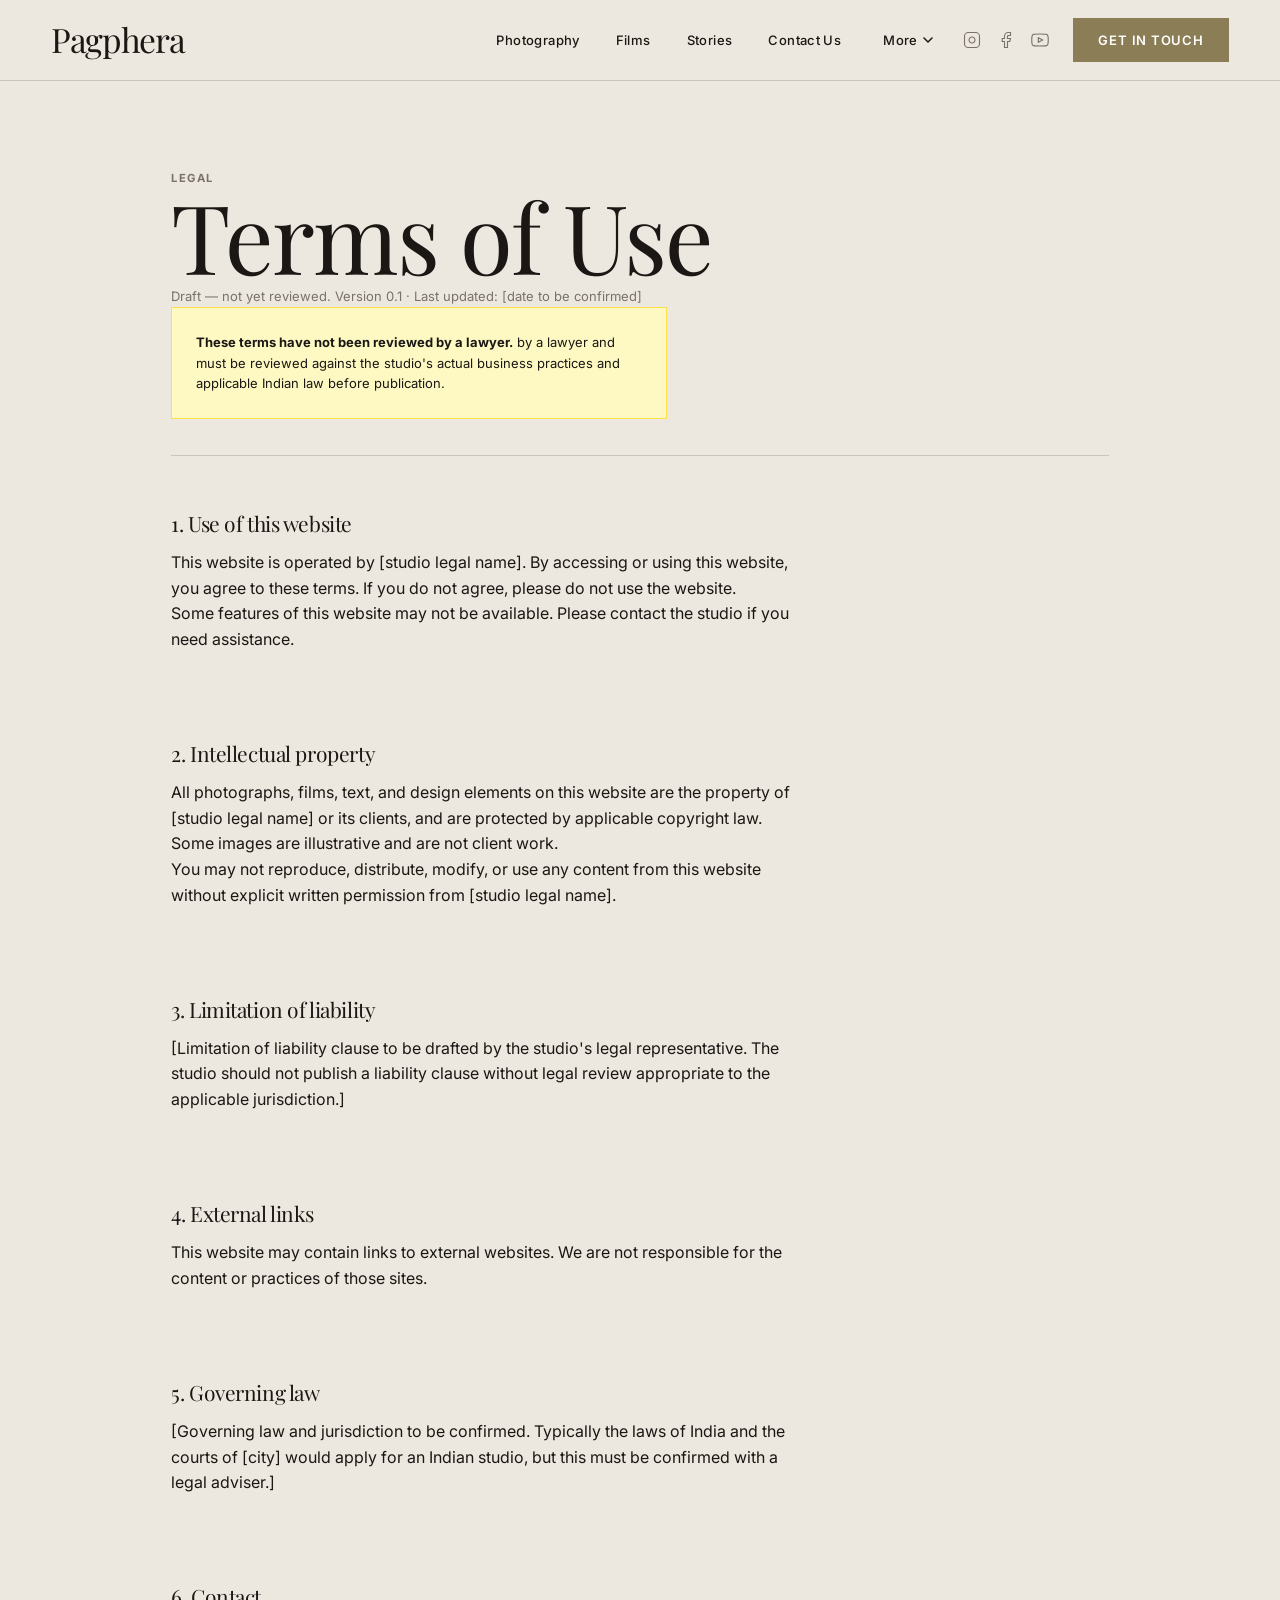
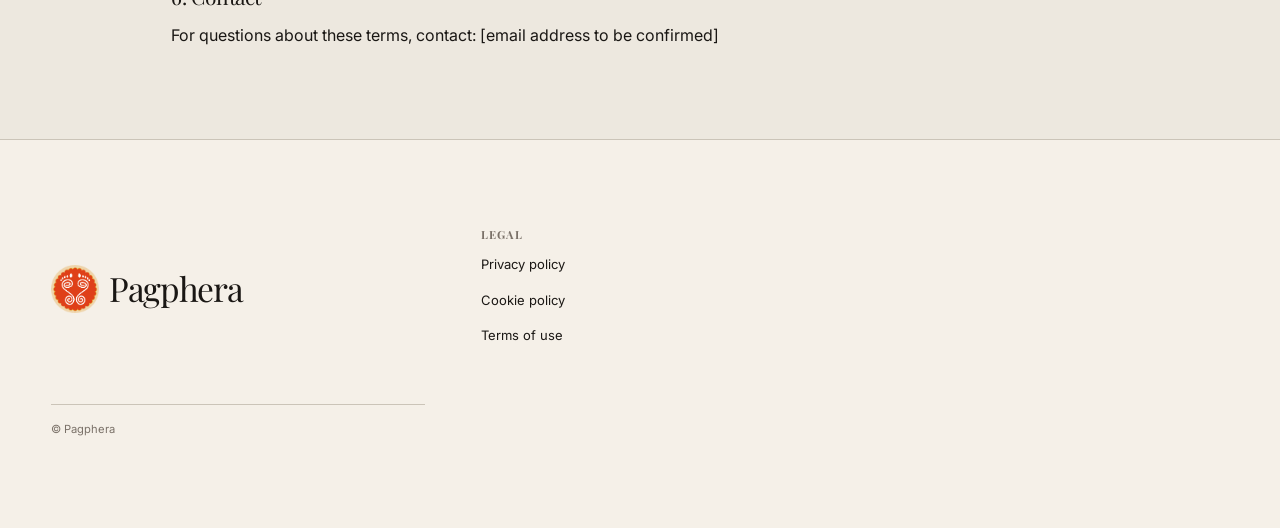
<file: terms.html>
<!doctype html>
<html lang="en">

<head>
  <meta charset="UTF-8" />
  <meta name="viewport" content="width=device-width, initial-scale=1.0" />
  <meta name="robots" content="noindex" />
  <title>Terms of Use — Pagphera</title>
  <link rel="icon" href="assets/images/favicon.ico" type="image/svg+xml" />
  <link rel="preconnect" href="https://fonts.googleapis.com" />
  <link rel="preconnect" href="https://fonts.gstatic.com" crossorigin />
  <link
    href="https://fonts.googleapis.com/css2?family=Playfair+Display:ital,wght@0,400;0,500;0,600;1,400;1,500&family=Inter:wght@300;400;500;600;700&display=swap"
    rel="stylesheet" />
  <link rel="stylesheet" href="assets/css/reset.css" />
  <link rel="stylesheet" href="assets/css/tokens.css" />
  <link rel="stylesheet" href="assets/css/global.css" />
  <link rel="stylesheet" href="assets/css/components.css" />
  <link rel="stylesheet" href="assets/css/layouts.css" />
  <link rel="stylesheet" href="assets/css/responsive.css" />
</head>

<body id="top">
  <a class="skip-link" href="#main-content">Skip to content</a>

  <header class="site-header" data-site-header>
    <div class="site-header__inner">
      <a class="wordmark" href="index.html" aria-label="Pagphera — return to home">Pagphera</a>
      <button class="menu-toggle" type="button" aria-expanded="false" aria-controls="primary-navigation"
        aria-label="Toggle navigation menu">
        <span class="menu-toggle__icon" aria-hidden="true"></span>
      </button>
      <div class="nav-cluster">
        <nav class="site-navigation" id="primary-navigation" aria-label="Primary navigation">
          <a href="portfolio.html">Photography</a>
          <a href="films.html">Films</a>
          <a href="stories.html">Stories</a>
          <a href="inquiry.html">Contact Us</a>

          <!-- More dropdown -->
          <div class="nav-dropdown" data-nav-dropdown>
            <button class="nav-dropdown__toggle" type="button" aria-expanded="false" aria-haspopup="true"
              id="nav-dropdown-more">
              <span>More</span>
              <svg class="nav-dropdown__caret" width="10" height="6" viewBox="0 0 10 6" fill="none" aria-hidden="true"
                focusable="false">
                <path d="M1 1L5 5L9 1" stroke="currentColor" stroke-width="1.5" stroke-linecap="round"
                  stroke-linejoin="round" />
              </svg>
            </button>
            <div class="nav-dropdown__menu" role="menu" aria-labelledby="nav-dropdown-more">
              <a href="services.html" role="menuitem">Services</a>
              <a href="careers.html" role="menuitem">Careers</a>
              <a href="travel.html" role="menuitem">Travel</a>
            </div>
          </div>
        </nav>

        <div class="nav-social" aria-label="Social media">
          <a href="https://instagram.com" target="_blank" rel="noopener noreferrer" aria-label="Instagram">
            <svg width="18" height="18" viewBox="0 0 24 24" fill="none" stroke="currentColor" stroke-width="1.5"
              aria-hidden="true" focusable="false">
              <rect x="2" y="2" width="20" height="20" rx="5" ry="5" />
              <path d="M16 11.37A4 4 0 1 1 12.63 8 4 4 0 0 1 16 11.37z" />
              <line x1="17.5" y1="6.5" x2="17.51" y2="6.5" />
            </svg>
          </a>
          <a href="https://facebook.com" target="_blank" rel="noopener noreferrer" aria-label="Facebook">
            <svg width="18" height="18" viewBox="0 0 24 24" fill="none" stroke="currentColor" stroke-width="1.5"
              aria-hidden="true" focusable="false">
              <path d="M18 2h-3a5 5 0 0 0-5 5v3H7v4h3v8h4v-8h3l1-4h-4V7a1 1 0 0 1 1-1h3z" />
            </svg>
          </a>
          <a href="https://youtube.com" target="_blank" rel="noopener noreferrer" aria-label="YouTube">
            <svg width="18" height="18" viewBox="0 0 24 24" fill="none" stroke="currentColor" stroke-width="1.5"
              aria-hidden="true" focusable="false">
              <path
                d="M22.54 6.42a2.78 2.78 0 0 0-1.95-1.96C18.88 4 12 4 12 4s-6.88 0-8.59.46A2.78 2.78 0 0 0 1.46 6.42 29 29 0 0 0 1 12a29 29 0 0 0 .46 5.58 2.78 2.78 0 0 0 1.95 1.95C5.12 20 12 20 12 20s6.88 0 8.59-.47a2.78 2.78 0 0 0 1.95-1.95A29 29 0 0 0 23 12a29 29 0 0 0-.46-5.58z" />
              <polygon points="9.75 15.02 15.5 12 9.75 8.98 9.75 15.02" />
            </svg>
          </a>
        </div>

        <a class="button button--gold" href="inquiry.html">Get In Touch</a>
      </div>
    </div>
  </header>

  <main id="main-content" tabindex="-1">
    <article class="legal-page section" aria-labelledby="terms-title">
      <header class="legal-page__header">
        <p class="eyebrow">Legal</p>
        <h1 id="terms-title">Terms of Use</h1>
        <p class="legal-page__meta">Draft — not yet reviewed. Version 0.1 &middot; Last updated: [date to be confirmed]
        </p>
        <p class="legal-page__notice"><strong>These terms have not been reviewed by a lawyer.</strong>
          by a lawyer and must be reviewed against the studio's actual business practices and applicable Indian law
          before publication.</p>
      </header>

      <div class="legal-page__body flow">

        <section aria-labelledby="terms-use">
          <h2 id="terms-use">1. Use of this website</h2>
          <p>This website is operated by [studio legal name]. By accessing or using this website, you agree to these
            terms. If you do not agree, please do not use the website.</p>
          <p>Some features of this website may not be available. Please contact the studio if you need assistance.</p>
        </section>

        <section aria-labelledby="terms-ip">
          <h2 id="terms-ip">2. Intellectual property</h2>
          <p>All photographs, films, text, and design elements on this website are the property of [studio legal name]
            or its clients, and are protected by applicable copyright law. Some images are illustrative and are not
            client work.</p>
          <p>You may not reproduce, distribute, modify, or use any content from this website without explicit written
            permission from [studio legal name].</p>
        </section>

        <section aria-labelledby="terms-liability">
          <h2 id="terms-liability">3. Limitation of liability</h2>
          <p>[Limitation of liability clause to be drafted by the studio's legal representative. The studio should not
            publish a liability clause without legal review appropriate to the applicable jurisdiction.]</p>
        </section>

        <section aria-labelledby="terms-links">
          <h2 id="terms-links">4. External links</h2>
          <p>This website may contain links to external websites. We are not responsible for the content or practices of
            those sites.</p>
        </section>

        <section aria-labelledby="terms-law">
          <h2 id="terms-law">5. Governing law</h2>
          <p>[Governing law and jurisdiction to be confirmed. Typically the laws of India and the courts of [city] would
            apply for an Indian studio, but this must be confirmed with a legal adviser.]</p>
        </section>

        <section aria-labelledby="terms-contact">
          <h2 id="terms-contact">6. Contact</h2>
          <p>For questions about these terms, contact: [email address to be confirmed]</p>
        </section>

      </div>
    </article>
  </main>

  <footer class="site-footer" aria-label="Site footer">
    <div class="site-footer__inner">
      <div class="site-footer__brand"><a class="wordmark" href="index.html">Pagphera</a></div>
      <nav class="site-footer__nav" aria-label="Footer navigation">
        <div class="footer-nav-group">
          <h3 class="footer-nav-group__label">Legal</h3>
          <ul>
            <li><a href="privacy-policy.html">Privacy policy</a></li>
            <li><a href="cookie-policy.html">Cookie policy</a></li>
            <li><a href="terms.html" aria-current="page">Terms of use</a></li>
          </ul>
        </div>
      </nav>
      <div class="site-footer__bottom">
        <p class="site-footer__note">© Pagphera</p>
      </div>
    </div>
  </footer>

  <!-- Scroll to top -->
  <button class="scroll-to-top" id="scroll-to-top" aria-label="Scroll back to top" title="Back to top">
    <svg width="20" height="20" viewBox="0 0 24 24" fill="none" stroke="currentColor" stroke-width="2" stroke-linecap="round" stroke-linejoin="round" aria-hidden="true" focusable="false">
      <path d="M18 15L12 9L6 15" />
    </svg>
  </button>

  <script src="assets/js/navigation.js" defer></script>
  <script src="assets/js/main.js" defer></script>
</body>

</html>
</file>
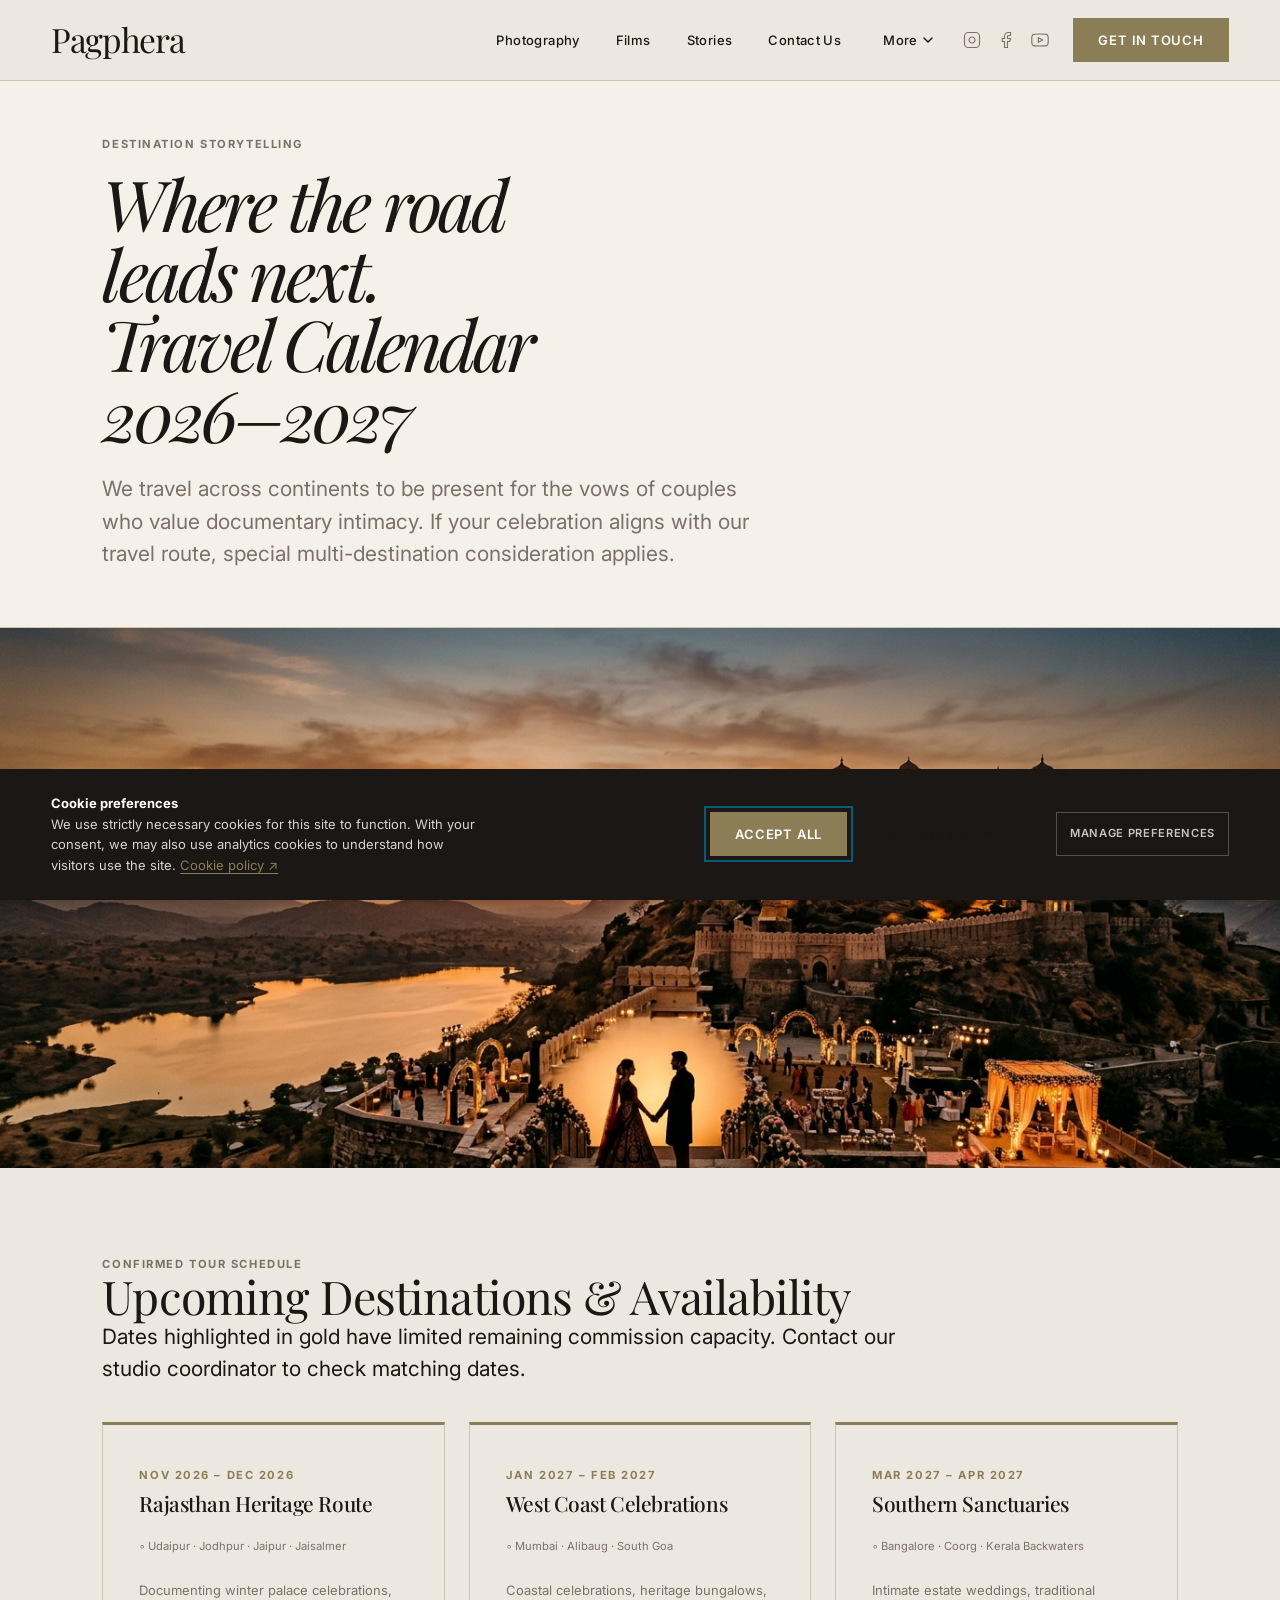
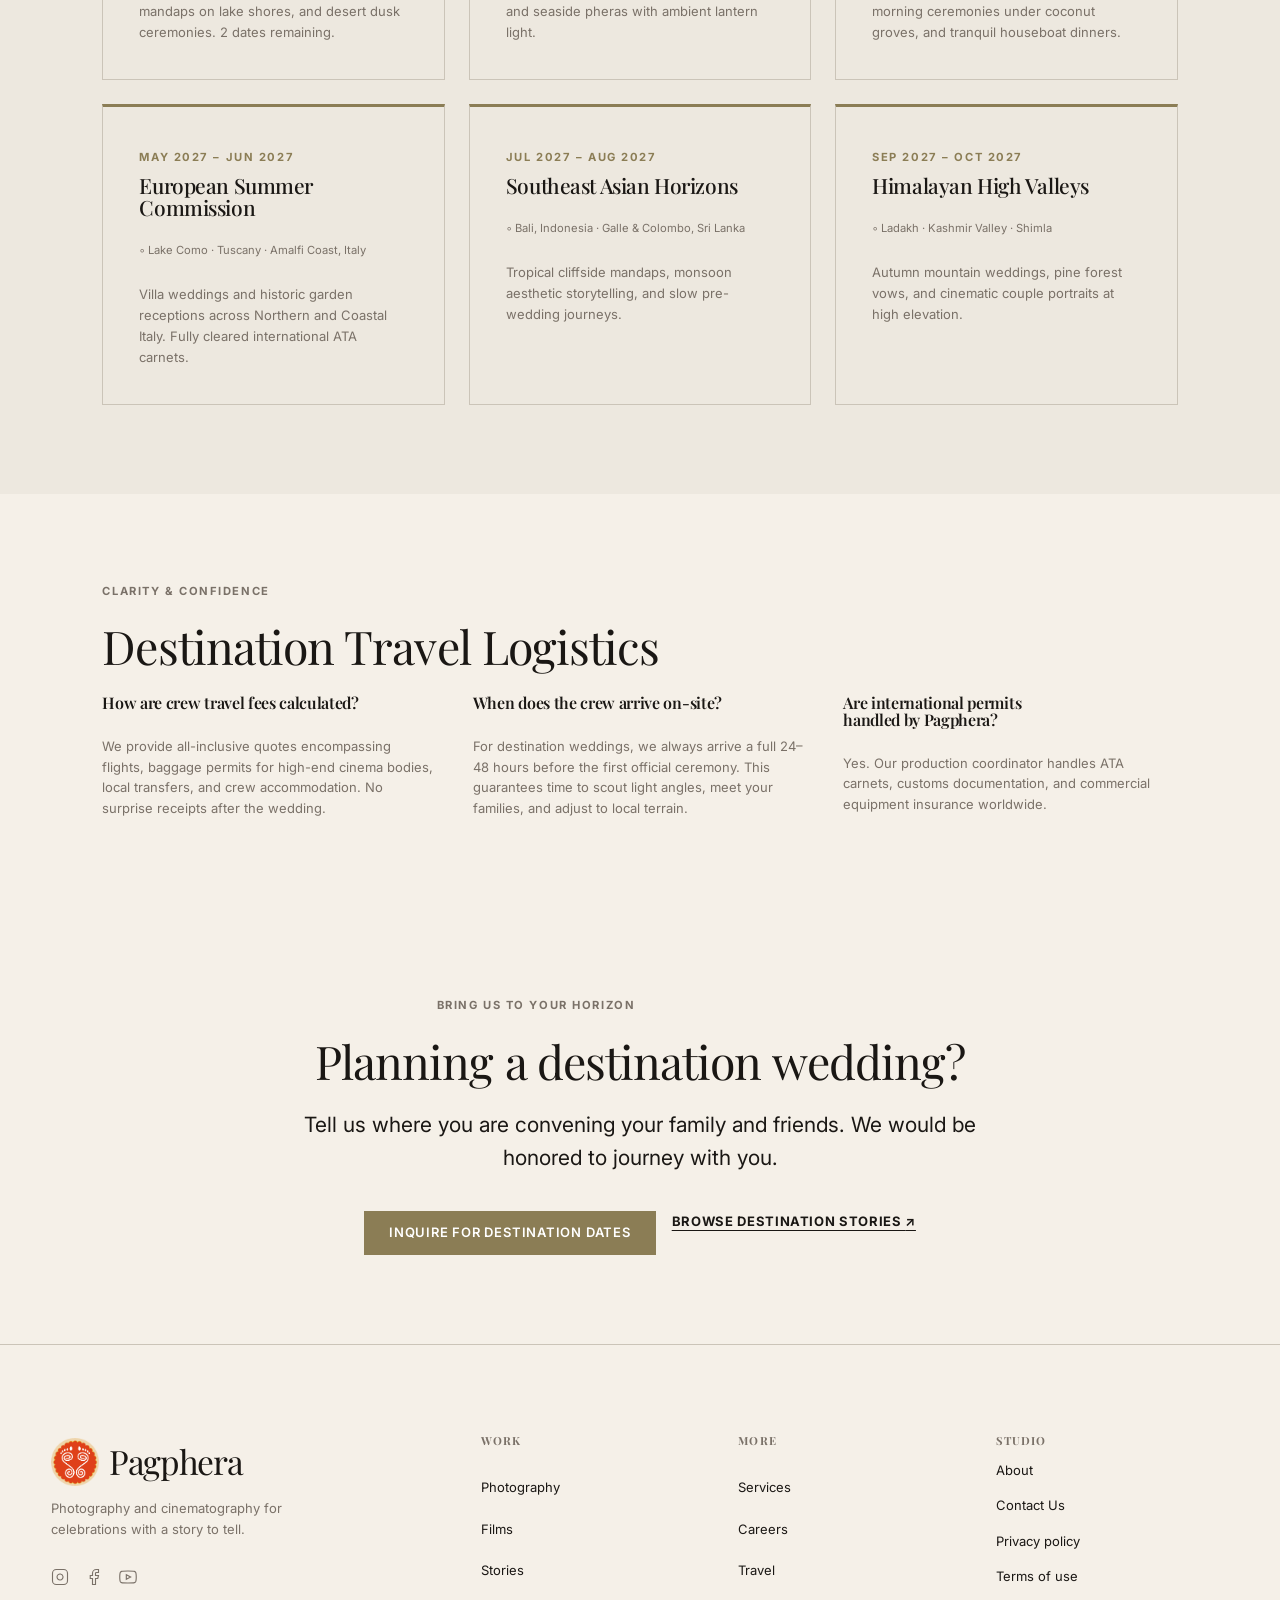
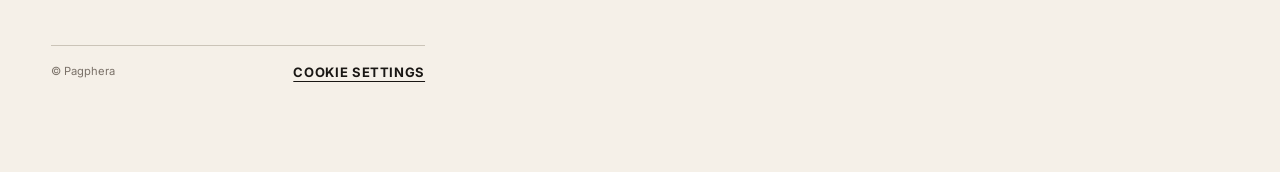
<file: travel.html>
<!doctype html>
<html lang="en">

<head>
  <meta charset="UTF-8" />
  <meta name="viewport" content="width=device-width, initial-scale=1.0" />
  <meta name="description"
    content="Pagphera travel and destination wedding calendar — upcoming locations across India, Europe, Southeast Asia, and destination inquiry." />
  <meta name="theme-color" content="#ede8df" />
  <title>Travel &amp; Destination Calendar — Pagphera</title>
  <link rel="icon" href="assets/images/favicon.ico" type="image/svg+xml" />
  <link rel="preconnect" href="https://fonts.googleapis.com" />
  <link rel="preconnect" href="https://fonts.gstatic.com" crossorigin />
  <link
    href="https://fonts.googleapis.com/css2?family=Playfair+Display:ital,wght@0,400;0,500;0,600;1,400;1,500&family=Inter:wght@300;400;500;600;700&display=swap"
    rel="stylesheet" />
  <link rel="stylesheet" href="assets/css/reset.css" />
  <link rel="stylesheet" href="assets/css/tokens.css" />
  <link rel="stylesheet" href="assets/css/global.css" />
  <link rel="stylesheet" href="assets/css/components.css" />
  <link rel="stylesheet" href="assets/css/layouts.css" />
  <link rel="stylesheet" href="assets/css/responsive.css" />
  <script src="assets/js/navigation.js" defer></script>
  <script src="assets/js/cookie-consent.js" defer></script>
  <script src="assets/js/main.js" defer></script>
</head>

<body id="top">
  <a class="skip-link" href="#main-content">Skip to content</a>

  <!-- Site Header -->
  <header class="site-header" data-site-header>
    <div class="site-header__inner">
      <a class="wordmark" href="index.html" aria-label="Pagphera — return to home">Pagphera</a>

      <button class="menu-toggle" type="button" aria-expanded="false" aria-controls="primary-navigation"
        aria-label="Toggle navigation menu">
        <span class="menu-toggle__icon" aria-hidden="true"></span>
      </button>

      <div class="nav-cluster">
        <nav class="site-navigation" id="primary-navigation" aria-label="Primary navigation">
          <a href="portfolio.html">Photography</a>
          <a href="films.html">Films</a>
          <a href="stories.html">Stories</a>
          <a href="inquiry.html">Contact Us</a>

          <!-- More dropdown -->
          <div class="nav-dropdown" data-nav-dropdown>
            <button class="nav-dropdown__toggle" type="button" aria-expanded="false" aria-haspopup="true"
              id="nav-dropdown-more">
              <span>More</span>
              <svg class="nav-dropdown__caret" width="10" height="6" viewBox="0 0 10 6" fill="none" aria-hidden="true"
                focusable="false">
                <path d="M1 1L5 5L9 1" stroke="currentColor" stroke-width="1.5" stroke-linecap="round"
                  stroke-linejoin="round" />
              </svg>
            </button>
            <div class="nav-dropdown__menu" role="menu" aria-labelledby="nav-dropdown-more">
              <a href="services.html" role="menuitem">Services</a>
              <a href="careers.html" role="menuitem">Careers</a>
              <a href="travel.html" role="menuitem" aria-current="page">Travel</a>
            </div>
          </div>
        </nav>

        <div class="nav-social" aria-label="Social media">
          <a href="https://instagram.com" target="_blank" rel="noopener noreferrer" aria-label="Instagram">
            <svg width="18" height="18" viewBox="0 0 24 24" fill="none" stroke="currentColor" stroke-width="1.5"
              aria-hidden="true" focusable="false">
              <rect x="2" y="2" width="20" height="20" rx="5" ry="5" />
              <path d="M16 11.37A4 4 0 1 1 12.63 8 4 4 0 0 1 16 11.37z" />
              <line x1="17.5" y1="6.5" x2="17.51" y2="6.5" />
            </svg>
          </a>
          <a href="https://facebook.com" target="_blank" rel="noopener noreferrer" aria-label="Facebook">
            <svg width="18" height="18" viewBox="0 0 24 24" fill="none" stroke="currentColor" stroke-width="1.5"
              aria-hidden="true" focusable="false">
              <path d="M18 2h-3a5 5 0 0 0-5 5v3H7v4h3v8h4v-8h3l1-4h-4V7a1 1 0 0 1 1-1h3z" />
            </svg>
          </a>
          <a href="https://youtube.com" target="_blank" rel="noopener noreferrer" aria-label="YouTube">
            <svg width="18" height="18" viewBox="0 0 24 24" fill="none" stroke="currentColor" stroke-width="1.5"
              aria-hidden="true" focusable="false">
              <path
                d="M22.54 6.42a2.78 2.78 0 0 0-1.95-1.96C18.88 4 12 4 12 4s-6.88 0-8.59.46A2.78 2.78 0 0 0 1.46 6.42 29 29 0 0 0 1 12a29 29 0 0 0 .46 5.58 2.78 2.78 0 0 0 1.95 1.95C5.12 20 12 20 12 20s6.88 0 8.59-.47a2.78 2.78 0 0 0 1.95-1.95A29 29 0 0 0 23 12a29 29 0 0 0-.46-5.58z" />
              <polygon points="9.75 15.02 15.5 12 9.75 8.98 9.75 15.02" />
            </svg>
          </a>
        </div>

        <a class="button button--gold" href="inquiry.html">Get In Touch</a>
      </div>
    </div>
  </header>

  <main id="main-content" tabindex="-1">

    <!-- Page Header -->
    <section class="page-header section" aria-labelledby="travel-title">
      <div class="section-inner flow">
        <p class="eyebrow">Destination Storytelling</p>
        <h1 id="travel-title"><em>Where the road leads next.</em><br>Travel Calendar 2026–2027</h1>
        <p class="lede page-header__lede">We travel across continents to be present for the vows of couples who value
          documentary intimacy. If your celebration aligns with our travel route, special multi-destination
          consideration applies.</p>
      </div>
    </section>

    <!-- Full-bleed landscape -->
    <section class="section section--full" style="padding-block: 0;" aria-label="Landscape panorama">
      <div class="full-bleed" style="max-height: 60vh; overflow: hidden; position: relative;">
        <img src="assets/images/stories/demo-destination-landscape.jpg"
          alt="Hilltop palace illuminated by warm twilight in Rajasthan." width="1600" height="900"
          fetchpriority="high" />
        <div class="home-hero__overlay" aria-hidden="true"></div>
        <div class="home-hero__content" style="bottom: var(--space-5);">
          <p class="eyebrow eyebrow--light">Destination Horizon</p>
          <h2 style="color: var(--color-white); font-size: clamp(1.8rem, 1.2rem + 2vw, 3rem);"><em>From ancient ramparts
              to open seas.</em></h2>
        </div>
      </div>
    </section>

    <!-- Calendar Schedule Grid -->
    <section class="section" aria-labelledby="schedule-title">
      <div class="section-inner flow">
        <div style="margin-block-end: var(--space-5);">
          <p class="eyebrow">Confirmed Tour Schedule</p>
          <h2 id="schedule-title">Upcoming Destinations &amp; Availability</h2>
          <p class="lede">Dates highlighted in gold have limited remaining commission capacity. Contact our studio
            coordinator to check matching dates.</p>
        </div>

        <div style="display: grid; grid-template-columns: repeat(auto-fit, minmax(20rem, 1fr)); gap: var(--space-4);">

          <!-- Item 1 -->
          <article
            style="background: var(--color-bg); padding: var(--space-5); border: 1px solid var(--color-line); border-top: 3px solid var(--color-gold);"
            class="flow">
            <span class="eyebrow" style="color: var(--color-gold);">Nov 2026 – Dec 2026</span>
            <h3 style="font-size: var(--text-md); margin-block-start: var(--space-1);">Rajasthan Heritage Route</h3>
            <p class="story-card__location">◦ Udaipur · Jodhpur · Jaipur · Jaisalmer</p>
            <p style="font-size: var(--text-sm); color: var(--color-muted);">Documenting winter palace celebrations,
              mandaps on lake shores, and desert dusk ceremonies. 2 dates remaining.</p>
          </article>

          <!-- Item 2 -->
          <article
            style="background: var(--color-bg); padding: var(--space-5); border: 1px solid var(--color-line); border-top: 3px solid var(--color-gold);"
            class="flow">
            <span class="eyebrow" style="color: var(--color-gold);">Jan 2027 – Feb 2027</span>
            <h3 style="font-size: var(--text-md); margin-block-start: var(--space-1);">West Coast Celebrations</h3>
            <p class="story-card__location">◦ Mumbai · Alibaug · South Goa</p>
            <p style="font-size: var(--text-sm); color: var(--color-muted);">Coastal celebrations, heritage bungalows,
              and seaside pheras with ambient lantern light.</p>
          </article>

          <!-- Item 3 -->
          <article
            style="background: var(--color-bg); padding: var(--space-5); border: 1px solid var(--color-line); border-top: 3px solid var(--color-gold);"
            class="flow">
            <span class="eyebrow" style="color: var(--color-gold);">Mar 2027 – Apr 2027</span>
            <h3 style="font-size: var(--text-md); margin-block-start: var(--space-1);">Southern Sanctuaries</h3>
            <p class="story-card__location">◦ Bangalore · Coorg · Kerala Backwaters</p>
            <p style="font-size: var(--text-sm); color: var(--color-muted);">Intimate estate weddings, traditional
              morning ceremonies under coconut groves, and tranquil houseboat dinners.</p>
          </article>

          <!-- Item 4 -->
          <article
            style="background: var(--color-bg); padding: var(--space-5); border: 1px solid var(--color-line); border-top: 3px solid var(--color-gold);"
            class="flow">
            <span class="eyebrow" style="color: var(--color-gold);">May 2027 – Jun 2027</span>
            <h3 style="font-size: var(--text-md); margin-block-start: var(--space-1);">European Summer Commission</h3>
            <p class="story-card__location">◦ Lake Como · Tuscany · Amalfi Coast, Italy</p>
            <p style="font-size: var(--text-sm); color: var(--color-muted);">Villa weddings and historic garden
              receptions across Northern and Coastal Italy. Fully cleared international ATA carnets.</p>
          </article>

          <!-- Item 5 -->
          <article
            style="background: var(--color-bg); padding: var(--space-5); border: 1px solid var(--color-line); border-top: 3px solid var(--color-gold);"
            class="flow">
            <span class="eyebrow" style="color: var(--color-gold);">Jul 2027 – Aug 2027</span>
            <h3 style="font-size: var(--text-md); margin-block-start: var(--space-1);">Southeast Asian Horizons</h3>
            <p class="story-card__location">◦ Bali, Indonesia · Galle &amp; Colombo, Sri Lanka</p>
            <p style="font-size: var(--text-sm); color: var(--color-muted);">Tropical cliffside mandaps, monsoon
              aesthetic storytelling, and slow pre-wedding journeys.</p>
          </article>

          <!-- Item 6 -->
          <article
            style="background: var(--color-bg); padding: var(--space-5); border: 1px solid var(--color-line); border-top: 3px solid var(--color-gold);"
            class="flow">
            <span class="eyebrow" style="color: var(--color-gold);">Sep 2027 – Oct 2027</span>
            <h3 style="font-size: var(--text-md); margin-block-start: var(--space-1);">Himalayan High Valleys</h3>
            <p class="story-card__location">◦ Ladakh · Kashmir Valley · Shimla</p>
            <p style="font-size: var(--text-sm); color: var(--color-muted);">Autumn mountain weddings, pine forest vows,
              and cinematic couple portraits at high elevation.</p>
          </article>

        </div>
      </div>
    </section>

    <!-- Logistics & FAQ -->
    <section class="section" style="background: var(--color-cream);" aria-labelledby="logistics-title">
      <div class="section-inner flow">
        <p class="eyebrow">Clarity &amp; Confidence</p>
        <h2 id="logistics-title">Destination Travel Logistics</h2>
        <div
          style="display: grid; grid-template-columns: repeat(auto-fit, minmax(20rem, 1fr)); gap: var(--space-5); margin-block-start: var(--space-4);">
          <div class="flow">
            <h3 style="font-size: var(--text-base); font-weight: 600;">How are crew travel fees calculated?</h3>
            <p style="font-size: var(--text-sm); color: var(--color-muted);">We provide all-inclusive quotes
              encompassing flights, baggage permits for high-end cinema bodies, local transfers, and crew accommodation.
              No surprise receipts after the wedding.</p>
          </div>
          <div class="flow">
            <h3 style="font-size: var(--text-base); font-weight: 600;">When does the crew arrive on-site?</h3>
            <p style="font-size: var(--text-sm); color: var(--color-muted);">For destination weddings, we always arrive
              a full 24–48 hours before the first official ceremony. This guarantees time to scout light angles, meet
              your families, and adjust to local terrain.</p>
          </div>
          <div class="flow">
            <h3 style="font-size: var(--text-base); font-weight: 600;">Are international permits handled by Pagphera?
            </h3>
            <p style="font-size: var(--text-sm); color: var(--color-muted);">Yes. Our production coordinator handles ATA
              carnets, customs documentation, and commercial equipment insurance worldwide.</p>
          </div>
        </div>
      </div>
    </section>

    <!-- Travel CTA -->
    <section class="section cta-section" aria-labelledby="travel-cta-title">
      <div class="cta-section__inner flow">
        <p class="eyebrow">Bring us to your horizon</p>
        <h2 id="travel-cta-title">Planning a destination wedding?</h2>
        <p class="lede">Tell us where you are convening your family and friends. We would be honored to journey with
          you.</p>
        <div class="cta-section__actions">
          <a class="button button--gold" href="inquiry.html">Inquire for destination dates</a>
          <a class="text-link" href="stories.html">Browse destination stories <span aria-hidden="true">↗</span></a>
        </div>
      </div>
    </section>

  </main>

  <!-- Site Footer -->
  <footer class="site-footer" aria-label="Site footer">
    <div class="site-footer__inner">
      <div class="site-footer__brand">
        <a class="wordmark" href="index.html" aria-label="Pagphera — return to home">Pagphera</a>
        <p>Photography and cinematography for celebrations with a story to tell.</p>
        <div class="footer-social" aria-label="Follow us">
          <a href="https://instagram.com" target="_blank" rel="noopener noreferrer" aria-label="Instagram">
            <svg width="18" height="18" viewBox="0 0 24 24" fill="none" stroke="currentColor" stroke-width="1.5"
              aria-hidden="true" focusable="false">
              <rect x="2" y="2" width="20" height="20" rx="5" ry="5" />
              <path d="M16 11.37A4 4 0 1 1 12.63 8 4 4 0 0 1 16 11.37z" />
              <line x1="17.5" y1="6.5" x2="17.51" y2="6.5" />
            </svg>
          </a>
          <a href="https://facebook.com" target="_blank" rel="noopener noreferrer" aria-label="Facebook">
            <svg width="18" height="18" viewBox="0 0 24 24" fill="none" stroke="currentColor" stroke-width="1.5"
              aria-hidden="true" focusable="false">
              <path d="M18 2h-3a5 5 0 0 0-5 5v3H7v4h3v8h4v-8h3l1-4h-4V7a1 1 0 0 1 1-1h3z" />
            </svg>
          </a>
          <a href="https://youtube.com" target="_blank" rel="noopener noreferrer" aria-label="YouTube">
            <svg width="18" height="18" viewBox="0 0 24 24" fill="none" stroke="currentColor" stroke-width="1.5"
              aria-hidden="true" focusable="false">
              <path
                d="M22.54 6.42a2.78 2.78 0 0 0-1.95-1.96C18.88 4 12 4 12 4s-6.88 0-8.59.46A2.78 2.78 0 0 0 1.46 6.42 29 29 0 0 0 1 12a29 29 0 0 0 .46 5.58 2.78 2.78 0 0 0 1.95 1.95C5.12 20 12 20 12 20s6.88 0 8.59-.47a2.78 2.78 0 0 0 1.95-1.95A29 29 0 0 0 23 12a29 29 0 0 0-.46-5.58z" />
              <polygon points="9.75 15.02 15.5 12 9.75 8.98 9.75 15.02" />
            </svg>
          </a>
        </div>
      </div>
      <nav class="site-footer__nav" aria-label="Footer navigation">
        <div class="footer-nav-group">
          <h3 class="footer-nav-group__label">Work</h3>
          <ul>
            <li><a href="portfolio.html">Photography</a></li>
            <li><a href="films.html">Films</a></li>
            <li><a href="stories.html">Stories</a></li>
          </ul>
        </div>
        <div class="footer-nav-group">
          <h3 class="footer-nav-group__label">More</h3>
          <ul>
            <li><a href="services.html">Services</a></li>
            <li><a href="careers.html">Careers</a></li>
            <li><a href="travel.html">Travel</a></li>
          </ul>
        </div>
        <div class="footer-nav-group">
          <h3 class="footer-nav-group__label">Studio</h3>
          <ul>
            <li><a href="about.html">About</a></li>
            <li><a href="inquiry.html">Contact Us</a></li>
            <li><a href="privacy-policy.html">Privacy policy</a></li>
            <li><a href="terms.html">Terms of use</a></li>
          </ul>
        </div>
      </nav>
      <div class="site-footer__bottom">
        <p class="site-footer__note">© Pagphera</p>
        <button class="text-link cookie-settings-trigger" type="button" id="cookie-settings-trigger"
          aria-label="Manage cookie preferences">Cookie settings</button>
      </div>
    </div>
  </footer>

  <!-- Cookie Consent Banner -->
  <div class="cookie-banner" id="cookie-banner" role="region" aria-label="Cookie consent" aria-live="polite" hidden>
    <div class="cookie-banner__inner">
      <div class="cookie-banner__copy">
        <p><strong>Cookie preferences</strong></p>
        <p>We use strictly necessary cookies for this site to function. With your consent, we may also use analytics
          cookies to understand how visitors use the site. <a href="cookie-policy.html">Cookie policy ↗</a></p>
      </div>
      <div class="cookie-banner__actions">
        <button class="button button--gold" type="button" id="cookie-accept-all">Accept all</button>
        <button class="button button--outline" type="button" id="cookie-reject-optional">Necessary only</button>
        <button class="button button--ghost-sm" type="button" id="cookie-open-prefs">Manage preferences</button>
      </div>
    </div>
  </div>

  <!-- Cookie Preferences Dialog -->
  <dialog class="cookie-dialog" id="cookie-dialog" aria-labelledby="cookie-dialog-title">
    <div class="cookie-dialog__inner">
      <div class="cookie-dialog__header">
        <h2 id="cookie-dialog-title" class="cookie-dialog__title">Manage cookie preferences</h2>
        <button class="cookie-dialog__close" type="button" aria-label="Close cookie preferences dialog"
          id="cookie-dialog-close">
          <svg width="16" height="16" viewBox="0 0 16 16" fill="none" aria-hidden="true" focusable="false">
            <path d="M2 2L14 14M14 2L2 14" stroke="currentColor" stroke-width="1.5" />
          </svg>
        </button>
      </div>
      <div class="cookie-dialog__body">
        <div class="cookie-category">
          <div class="cookie-category__header">
            <div>
              <h3 class="cookie-category__name">Strictly necessary</h3>
              <p class="cookie-category__desc">Required for the site to function. Cannot be disabled.</p>
            </div>
            <span class="cookie-toggle cookie-toggle--always-on" aria-label="Always active">Always on</span>
          </div>
        </div>
        <div class="cookie-category">
          <div class="cookie-category__header">
            <div>
              <h3 class="cookie-category__name">Analytics</h3>
              <p class="cookie-category__desc">Helps us understand how visitors use the site. No personal data sold or
                shared.</p>
            </div>
            <label class="cookie-toggle" aria-label="Toggle analytics cookies">
              <input type="checkbox" id="pref-analytics" name="analytics" />
              <span class="cookie-toggle__track" aria-hidden="true"></span>
            </label>
          </div>
        </div>
      </div>
      <div class="cookie-dialog__footer">
        <button class="button button--gold" type="button" id="cookie-save-prefs">Save preferences</button>
      </div>
    </div>
  </dialog>

  <!-- Scroll to top -->
  <button class="scroll-to-top" id="scroll-to-top" aria-label="Scroll back to top" title="Back to top">
    <svg width="20" height="20" viewBox="0 0 24 24" fill="none" stroke="currentColor" stroke-width="2" stroke-linecap="round" stroke-linejoin="round" aria-hidden="true" focusable="false">
      <path d="M18 15L12 9L6 15" />
    </svg>
  </button>

</body>

</html>
</file>
<file: assets/css/tokens.css>
:root {
  color-scheme: light;

  /* ── Palette (inspired by HOTC warm editorial) ── */
  --color-bg:      #ede8df;   /* warm parchment — main background */
  --color-cream:   #f5f0e8;   /* slightly lighter, alternate bg */
  --color-white:   #ffffff;
  --color-ink:     #1a1714;   /* near-black warm */
  --color-charcoal:#2e2b28;
  --color-muted:   #7a7168;
  --color-line:    #cbc4b8;
  --color-nude:    #d2b79e;
  --color-gold:    #8b7d55;   /* HOTC olive-gold accent */
  --color-gold-btn:#8b7d55;
  --color-night:   #131110;
  --color-focus:   #075a79;

  /* ── Typography ── */
  --font-display: "Playfair Display", "Iowan Old Style", "Palatino Linotype", Georgia, serif;
  --font-sans: "Inter", ui-sans-serif, system-ui, -apple-system, BlinkMacSystemFont, "Segoe UI", sans-serif;

  /* ── Type scale ── */
  --text-xs:   0.7rem;
  --text-sm:   0.8125rem;
  --text-base: 1rem;
  --text-md:   clamp(1.0625rem, 0.95rem + 0.5vw, 1.3125rem);
  --text-lg:   clamp(1.75rem, 1.3rem + 2vw, 3rem);
  --text-xl:   clamp(3rem, 2rem + 5vw, 7.5rem);
  --text-hero: clamp(3.5rem, 2rem + 8vw, 10rem);

  /* ── Spacing ── */
  --space-1: 0.375rem;
  --space-2: 0.625rem;
  --space-3: 1rem;
  --space-4: 1.5rem;
  --space-5: 2.25rem;
  --space-6: 3.5rem;
  --space-7: clamp(4.5rem, 7vw, 8rem);
  --space-8: clamp(7rem, 14vw, 14rem);

  /* ── Layout ── */
  --content-max:   76rem;
  --wide-max:      100rem;
  --page-gutter:   clamp(1.25rem, 4vw, 3.5rem);

  /* ── Motion ── */
  --duration-fast: 140ms;
  --duration-base: 280ms;
  --ease-out: cubic-bezier(0.22, 1, 0.36, 1);
}
</file>
<file: assets/css/global.css>
/* ============================================================
   global.css — Base element styles, typography, utilities
   ============================================================ */

html {
  background: var(--color-bg);
  color: var(--color-ink);
  font-family: var(--font-sans);
  font-size: 100%;
  line-height: 1.6;
  text-rendering: optimizeLegibility;
  -webkit-font-smoothing: antialiased;
}

body {
  overflow-x: clip;
}

::selection {
  background: var(--color-gold);
  color: var(--color-white);
}

a {
  color: inherit;
  text-decoration-thickness: 0.07em;
  text-underline-offset: 0.2em;
}

/* ── Headings ─────────────────────────────────────────── */

h1, h2, h3, h4 {
  font-family: var(--font-display);
  font-weight: 400;
  line-height: 1.05;
  letter-spacing: -0.02em;
  text-wrap: balance;
}

h1 { font-size: var(--text-xl); }
h2 { font-size: var(--text-lg); }
h3 { font-size: var(--text-md); font-weight: 500; }

p { max-inline-size: 62ch; }

/* ── Focus ────────────────────────────────────────────── */

:focus-visible {
  outline: 0.18rem solid var(--color-focus);
  outline-offset: 0.25rem;
}

/* ── Skip link ────────────────────────────────────────── */

.skip-link {
  background: var(--color-ink);
  color: var(--color-white);
  font-size: var(--text-sm);
  font-weight: 700;
  inset-block-start: 0.75rem;
  inset-inline-start: 0.75rem;
  letter-spacing: 0.08em;
  padding: var(--space-2) var(--space-3);
  position: fixed;
  text-transform: uppercase;
  transform: translateY(-200%);
  transition: transform var(--duration-fast) var(--ease-out);
  z-index: 200;
}
.skip-link:focus { transform: translateY(0); }

/* ── Flow utility ─────────────────────────────────────── */

.flow > * + * {
  margin-block-start: var(--flow-space, var(--space-4));
}

/* ── Eyebrow label ────────────────────────────────────── */

.eyebrow {
  color: var(--color-muted);
  font-family: var(--font-sans);
  font-size: var(--text-xs);
  font-weight: 700;
  letter-spacing: 0.14em;
  line-height: 1.3;
  text-transform: uppercase;
}

.eyebrow--light { color: rgba(255 255 255 / 0.6); }
.eyebrow--gold  { color: var(--color-gold); }

/* ── Lede / intro paragraph ───────────────────────────── */

.lede {
  font-size: var(--text-md);
  line-height: 1.55;
}

/* ── Screen reader only ───────────────────────────────── */

.sr-only {
  border: 0; clip: rect(0 0 0 0); height: 1px;
  margin: -1px; overflow: hidden; padding: 0;
  position: absolute; white-space: nowrap; width: 1px;
}

/* ── Reduced motion ───────────────────────────────────── */

@media (prefers-reduced-motion: reduce) {
  *, *::before, *::after {
    scroll-behavior: auto !important;
    transition-duration: 0.01ms !important;
    animation-duration: 0.01ms !important;
    animation-iteration-count: 1 !important;
  }
}
</file>
<file: assets/css/components.css>
/* ============================================================
   components.css — Buttons, text-links, tags, badges
   ============================================================ */

/* ── Buttons ─────────────────────────────────────────── */

.button {
  align-items: center;
  border: 1px solid transparent;
  cursor: pointer;
  display: inline-flex;
  font-family: var(--font-sans);
  font-size: var(--text-sm);
  font-weight: 600;
  gap: var(--space-2);
  justify-content: center;
  letter-spacing: 0.06em;
  min-block-size: 2.75rem;
  padding: 0.625rem 1.5rem;
  text-decoration: none;
  text-transform: uppercase;
  transition: background var(--duration-fast) var(--ease-out),
              color var(--duration-fast) var(--ease-out),
              border-color var(--duration-fast) var(--ease-out);
}

/* Gold CTA — matches HOTC's olive-gold button */
.button--gold {
  background: var(--color-gold-btn);
  border-color: var(--color-gold-btn);
  color: var(--color-white);
}
.button--gold:hover {
  background: #705f3e;
  border-color: #705f3e;
}

/* Ink / dark */
.button--ink {
  background: var(--color-ink);
  border-color: var(--color-ink);
  color: var(--color-white);
}
.button--ink:hover { background: var(--color-charcoal); border-color: var(--color-charcoal); }

/* Outline dark */
.button--outline {
  background: transparent;
  border-color: var(--color-ink);
  color: var(--color-ink);
}
.button--outline:hover { background: var(--color-ink); color: var(--color-white); }

/* Ghost — transparent border on dark backgrounds */
.button--ghost {
  background: transparent;
  border-color: rgba(255 255 255 / 0.45);
  color: var(--color-white);
}
.button--ghost:hover {
  background: rgba(255 255 255 / 0.1);
  border-color: var(--color-white);
}

/* Light — white on dark */
.button--light {
  background: var(--color-white);
  border-color: var(--color-white);
  color: var(--color-ink);
}
.button--light:hover { background: var(--color-bg); border-color: var(--color-bg); }

/* Ghost small (cookie banner) */
.button--ghost-sm {
  background: transparent;
  border-color: rgba(255 255 255 / 0.25);
  color: rgba(255 255 255 / 0.75);
  font-size: var(--text-xs);
  min-block-size: 2.25rem;
  padding: 0.4rem 0.8rem;
}
.button--ghost-sm:hover { color: var(--color-white); border-color: rgba(255 255 255 / 0.55); }

/* Submit / wide */
.button--submit { min-inline-size: 10rem; }

/* ── Text links ──────────────────────────────────────── */

.text-link {
  background: none;
  border: none;
  color: var(--color-ink);
  cursor: pointer;
  font-family: var(--font-sans);
  font-size: var(--text-sm);
  font-weight: 700;
  letter-spacing: 0.05em;
  padding: 0;
  text-decoration: underline;
  text-decoration-thickness: 0.06em;
  text-transform: uppercase;
  text-underline-offset: 0.28em;
  transition: opacity var(--duration-fast) var(--ease-out);
}
.text-link:hover { opacity: 0.6; }

/* ── Filter buttons ──────────────────────────────────── */

.filter-btn {
  background: transparent;
  border: 1px solid var(--color-line);
  color: var(--color-muted);
  cursor: pointer;
  font-family: var(--font-sans);
  font-size: var(--text-xs);
  font-weight: 700;
  letter-spacing: 0.08em;
  padding: var(--space-2) var(--space-4);
  text-transform: uppercase;
  transition: background var(--duration-fast) var(--ease-out),
              color var(--duration-fast) var(--ease-out),
              border-color var(--duration-fast) var(--ease-out);
}
.filter-btn:hover { border-color: var(--color-charcoal); color: var(--color-ink); }
.filter-btn--active,
.filter-btn[aria-pressed="true"] {
  background: var(--color-ink);
  border-color: var(--color-ink);
  color: var(--color-white);
}

/* ── Story tag pills ─────────────────────────────────── */

.story-tag {
  border: 1px solid var(--color-line);
  color: var(--color-muted);
  font-size: var(--text-xs);
  font-weight: 700;
  letter-spacing: 0.1em;
  padding: var(--space-1) var(--space-3);
  text-transform: uppercase;
}
</file>
<file: assets/css/layouts.css>
/* ============================================================
   layouts.css — All page-level layouts
   HOTC-inspired editorial design language
   ============================================================ */

/* ── Shared max-width wrapper ──────────────────────────────────────────────*/

.section-inner {
  margin-inline: auto;
  max-inline-size: var(--content-max);
  padding-inline: var(--page-gutter);
}

/* ── Site Header ───────────────────────────────────────────────────────────*/

.site-header {
  background: var(--color-bg);
  border-block-end: 1px solid var(--color-line);
  left: 0;
  position: sticky;
  right: 0;
  top: 0;
  transition: box-shadow var(--duration-base) var(--ease-out),
              background var(--duration-base) var(--ease-out);
  z-index: 50;
}

.site-header--scrolled {
  background: rgba(237 232 223 / 0.96);
  backdrop-filter: blur(10px);
  -webkit-backdrop-filter: blur(10px);
  box-shadow: 0 1px 24px rgba(26 23 20 / 0.07);
}

.home-page .site-header:not(.site-header--scrolled) {
  background: transparent;
  border: 0;
  position: absolute;
  inset-inline: 0;
  top: 0;
  z-index: 80;
}

.home-page .site-header:not(.site-header--scrolled) .wordmark,
.home-page .site-header:not(.site-header--scrolled) .site-navigation a,
.home-page .site-header:not(.site-header--scrolled) .nav-dropdown__toggle,
.home-page .site-header:not(.site-header--scrolled) .nav-social {
  color: var(--color-cream);
}

.home-page .site-header:not(.site-header--scrolled) .menu-toggle {
  color: #131110;
}

.home-page .site-header:not(.site-header--scrolled) .menu-toggle__icon,
.home-page .site-header:not(.site-header--scrolled) .menu-toggle__icon::before,
.home-page .site-header:not(.site-header--scrolled) .menu-toggle__icon::after {
  background: #131110;
}

.home-page .site-header--scrolled {
  position: fixed;
}

.home-page .site-header--scrolled .wordmark,
.home-page .site-header--scrolled .site-navigation a,
.home-page .site-header--scrolled .nav-dropdown__toggle,
.home-page .site-header--scrolled .nav-social {
  color: var(--color-ink);
}

.home-page .site-header--scrolled .menu-toggle {
  color: var(--color-ink);
}

.home-page .site-header--scrolled .menu-toggle__icon,
.home-page .site-header--scrolled .menu-toggle__icon::before,
.home-page .site-header--scrolled .menu-toggle__icon::after {
  background: var(--color-ink);
}

.site-header__inner {
  align-items: center;
  display: flex;
  justify-content: space-between;
  margin-inline: auto;
  max-inline-size: var(--wide-max);
  min-block-size: 5rem;
  padding-inline: var(--page-gutter);
}

/* ── Wordmark / Logo ────────────────────────────────────────────────────── */

.wordmark {
  font-family: var(--font-display);
  font-size: clamp(1.4rem, 0.9rem + 1.5vw, 2.2rem);
  font-weight: 400;
  letter-spacing: -0.04em;
  line-height: 1;
  text-decoration: none;
}

/* ── Nav right cluster ──────────────────────────────────────────────────── */

.nav-cluster {
  align-items: center;
  display: flex;
  gap: var(--space-4);
}

/* ── Mobile menu toggle ─────────────────────────────────────────────────── */

.menu-toggle {
  align-items: center;
  background: transparent;
  border: 0;
  cursor: pointer;
  display: inline-flex;
  justify-content: center;
  min-block-size: 2.75rem;
  min-inline-size: 2.75rem;
  padding: 0;
  color: #131110;
}
.menu-toggle__icon {
  background: #131110;
  block-size: 2px;
  display: block;
  inline-size: 1.35rem;
  position: relative;
  transition: background var(--duration-fast) var(--ease-out);
}
.menu-toggle__icon::before,
.menu-toggle__icon::after {
  content: "";
  background: #131110;
  block-size: 2px;
  display: block;
  inline-size: 1.35rem;
  left: 0;
  position: absolute;
  transition: transform var(--duration-fast) var(--ease-out),
              top var(--duration-fast) var(--ease-out);
}
.menu-toggle__icon::before { top: -6px; }
.menu-toggle__icon::after  { top: 6px; }

.menu-toggle[aria-expanded="true"] .menu-toggle__icon {
  background: transparent !important;
}
.menu-toggle[aria-expanded="true"] .menu-toggle__icon::before {
  top: 0;
  transform: rotate(45deg);
}
.menu-toggle[aria-expanded="true"] .menu-toggle__icon::after {
  top: 0;
  transform: rotate(-45deg);
}

/* ── Primary navigation ─────────────────────────────────────────────────── */

.site-navigation {
  background: var(--color-bg);
  border-block-end: 1px solid var(--color-line);
  display: grid;
  gap: 0;
  inset: 5rem 0 auto;
  padding: var(--space-4) var(--page-gutter) var(--space-5);
  position: absolute;
  transform: translateY(-130%);
  transition: transform var(--duration-base) var(--ease-out),
              visibility var(--duration-base);
  visibility: hidden;
  z-index: -1;
}
.site-header[data-menu-open="true"] .site-navigation {
  transform: translateY(0);
  visibility: visible;
}

.site-navigation a {
  border-block-end: 1px solid var(--color-line);
  color: var(--color-ink);
  font-size: var(--text-sm);
  font-weight: 500;
  letter-spacing: 0.03em;
  min-block-size: 3rem;
  padding-block: 0.85rem;
  text-decoration: none;
  transition: color var(--duration-fast) var(--ease-out);
}
.site-navigation a:last-child { border-block-end: none; }
.site-navigation a:hover { color: var(--color-gold); }
.site-navigation a[aria-current="page"] {
  color: var(--color-gold);
  text-decoration: underline;
  text-decoration-thickness: 0.07em;
  text-underline-offset: 0.3em;
}

/* ── Nav Dropdown for "More" ────────────────────────────────────────────── */
.nav-dropdown {
  position: relative;
  display: flex;
  align-items: center;
}
.nav-dropdown__toggle {
  align-items: center;
  background: transparent;
  border: 0;
  color: var(--color-ink);
  cursor: pointer;
  display: inline-flex;
  font-family: inherit;
  font-size: var(--text-sm);
  font-weight: 500;
  gap: 0.35rem;
  letter-spacing: 0.03em;
  min-block-size: 3rem;
  padding-block: 0.85rem;
  text-decoration: none;
  transition: color var(--duration-fast) var(--ease-out);
}
.nav-dropdown__toggle:hover,
.nav-dropdown:hover .nav-dropdown__toggle,
.nav-dropdown:focus-within .nav-dropdown__toggle,
.nav-dropdown__toggle[aria-expanded="true"] {
  color: var(--color-gold);
}
.nav-dropdown__caret {
  transition: transform var(--duration-fast) var(--ease-out);
}
.nav-dropdown:hover .nav-dropdown__caret,
.nav-dropdown:focus-within .nav-dropdown__caret,
.nav-dropdown__toggle[aria-expanded="true"] .nav-dropdown__caret {
  transform: rotate(180deg);
}

.nav-dropdown__menu {
  background: var(--color-bg);
  border: 1px solid var(--color-line);
  box-shadow: 0 12px 32px rgba(19 17 16 / 0.09);
  display: none;
  inset-inline-start: 0;
  min-inline-size: 11.5rem;
  opacity: 0;
  padding: var(--space-2) 0;
  position: absolute;
  top: 100%;
  transform: translateY(6px);
  transition: opacity var(--duration-fast) var(--ease-out),
              transform var(--duration-fast) var(--ease-out);
  visibility: hidden;
  z-index: 60;
}
.nav-dropdown:hover .nav-dropdown__menu,
.nav-dropdown:focus-within .nav-dropdown__menu,
.nav-dropdown[data-open="true"] .nav-dropdown__menu {
  display: block;
  opacity: 1;
  transform: translateY(0);
  visibility: visible;
}
.nav-dropdown__menu a {
  border-block-end: none !important;
  color: var(--color-ink) !important;
  display: block;
  font-size: var(--text-xs) !important;
  font-weight: 600 !important;
  letter-spacing: 0.08em;
  min-block-size: auto !important;
  padding: 0.65rem 1.25rem !important;
  text-decoration: none !important;
  text-transform: uppercase;
  transition: background var(--duration-fast) var(--ease-out),
              color var(--duration-fast) var(--ease-out);
}
.nav-dropdown__menu a:hover {
  background: var(--color-cream);
  color: var(--color-gold) !important;
}

@media (max-width: 63.99rem) {
  .nav-dropdown {
    display: block;
    border-block-end: 1px solid var(--color-line);
  }
  .nav-dropdown__toggle {
    inline-size: 100%;
    justify-content: space-between;
  }
  .nav-dropdown__menu {
    background: var(--color-cream);
    border: none;
    box-shadow: none;
    display: none;
    opacity: 1;
    position: static;
    transform: none;
    visibility: visible;
    padding: var(--space-1) var(--space-3);
  }
  .nav-dropdown[data-open="true"] .nav-dropdown__menu {
    display: block;
  }
}

/* Social icons in nav (desktop) */
.nav-social {
  align-items: center;
  display: none;
  gap: var(--space-3);
}
.nav-social a {
  color: var(--color-muted);
  display: flex;
  transition: color var(--duration-fast) var(--ease-out);
}
.nav-social a:hover { color: var(--color-ink); }

/* ── Sections ───────────────────────────────────────────────────────────── */

.section {
  margin-inline: auto;
  max-inline-size: var(--wide-max);
  padding-block: var(--space-7);
  padding-inline: var(--page-gutter);
}
.section--bg    { background: var(--color-bg); }
.section--cream { background: var(--color-cream); }
.section--night { background: var(--color-night); color: var(--color-white); }
.section--full  { max-inline-size: none; padding-inline: 0; }

.page-header {
  background: var(--color-cream);
  border-block-end: 1px solid var(--color-line);
  padding-block: clamp(4.5rem, 10vw, 9rem);
}

.page-header h1 {
  font-size: clamp(3rem, 2rem + 6vw, 7rem);
  letter-spacing: -0.055em;
  line-height: 0.98;
  max-inline-size: 12ch;
}

.page-header .lede {
  color: var(--color-muted);
  max-inline-size: 52ch;
}

/* ── Home Hero ──────────────────────────────────────────────────────────── */

.home-hero {
  display: grid;
  isolation: isolate;
  min-block-size: min(58rem, 100svh);
  position: relative;
}

.home-hero__media,
.home-hero__overlay { grid-area: 1 / 1; }

.home-hero__media img {
  block-size: 100%;
  inline-size: 100%;
  min-block-size: min(58rem, 100svh);
  object-fit: cover;
  object-position: center 20%;
}

.home-hero__overlay {
  background: linear-gradient(
    180deg,
    rgba(19 17 16 / 0.15) 0%,
    rgba(19 17 16 / 0.55) 100%
  );
  grid-area: 1 / 1;
  z-index: 1;
}

/* Hero text sits bottom-left */
.home-hero__content {
  align-self: end;
  color: var(--color-white);
  display: grid;
  gap: var(--space-4);
  grid-area: 1 / 1;
  padding: var(--space-7) var(--page-gutter) clamp(4rem, 9vh, 8rem);
  z-index: 2;
}

.home-hero__content h1 {
  color: var(--color-white);
  font-size: var(--text-hero);
  font-style: italic;
  font-weight: 400;
  letter-spacing: -0.03em;
  line-height: 0.92;
  max-inline-size: 14ch;
}

.home-hero__content .lede {
  color: rgba(255 255 255 / 0.82);
  max-inline-size: 32rem;
}

.hero-actions {
  display: flex;
  flex-wrap: wrap;
  gap: var(--space-3);
}

/* Scroll indicator — right side */
.home-hero__scroll {
  align-items: center;
  bottom: var(--space-5);
  color: rgba(255 255 255 / 0.5);
  display: none;
  flex-direction: column;
  font-size: var(--text-xs);
  gap: var(--space-2);
  grid-area: 1 / 1;
  justify-self: end;
  letter-spacing: 0.12em;
  padding-inline-end: var(--page-gutter);
  position: absolute;
  text-transform: uppercase;
  writing-mode: vertical-lr;
  z-index: 3;
}
.scroll-line {
  background: rgba(255 255 255 / 0.3);
  block-size: 2rem;
  inline-size: 1px;
}

/* ── About Intro / Philosophy section ────────────────────────────────────── */

.intro-section {
  background: var(--color-cream);
  padding-block: var(--space-8);
  padding-inline: var(--page-gutter);
}

.intro-section__inner {
  display: grid;
  gap: var(--space-6);
  margin-inline: auto;
  max-inline-size: var(--wide-max);
}

/* Big editorial heading mixing serif and italic */
.intro-section__headline {
  font-family: var(--font-display);
  font-size: clamp(2.5rem, 2rem + 4vw, 5.5rem);
  font-weight: 400;
  letter-spacing: -0.025em;
  line-height: 1.02;
  max-inline-size: 18ch;
}

.intro-section__headline em {
  font-style: italic;
  font-weight: 400;
}

.intro-section__body {
  display: grid;
  gap: var(--space-5);
}

.intro-section__copy { --flow-space: var(--space-4); }
.intro-section__copy p { color: var(--color-charcoal); line-height: 1.75; }

/* Logos / Press bar */
.press-bar {
  align-items: center;
  display: flex;
  flex-wrap: wrap;
  gap: var(--space-4) var(--space-6);
  margin-block-start: var(--space-5);
  opacity: 0.4;
}
.press-bar span {
  font-family: var(--font-display);
  font-size: clamp(1rem, 0.8rem + 1vw, 1.6rem);
  font-weight: 600;
  letter-spacing: -0.02em;
  text-transform: uppercase;
}

/* ── Masonry / Photo Grid (Home) ─────────────────────────────────────────── */

.photo-grid {
  display: grid;
  gap: 2px;
  grid-template-columns: repeat(2, 1fr);
  background: var(--color-bg);
}

@media (min-width: 40rem) {
  .photo-grid {
    grid-template-columns: repeat(3, 1fr);
  }
}

@media (min-width: 64rem) {
  .photo-grid {
    grid-template-columns: repeat(5, 1fr);
    gap: 0;
  }
}

.photo-grid__item {
  aspect-ratio: 3 / 4;
  overflow: hidden;
  position: relative;
  width: 100%;
}

.photo-grid__item img {
  block-size: 100%;
  display: block;
  inline-size: 100%;
  object-fit: cover;
}

/* Text inset cell (like HOTC "ICONIC" cell) */
.photo-grid__item--text {
  align-items: center;
  aspect-ratio: 3 / 4;
  background: var(--color-cream);
  display: flex;
  flex-direction: column;
  justify-content: center;
  padding: var(--space-4);
  text-align: center;
  width: 100%;
}

.photo-grid__item--text .grid-text-label {
  color: var(--color-muted);
  font-family: var(--font-sans);
  font-size: var(--text-xs);
  font-weight: 700;
  letter-spacing: 0.12em;
  margin-block-end: var(--space-2);
  text-transform: uppercase;
}

.photo-grid__item--text .grid-text-headline {
  font-family: var(--font-display);
  font-size: clamp(1.8rem, 1.2rem + 2vw, 3.8rem);
  font-style: italic;
  line-height: 1.05;
  text-align: center;
}

/* ── Selected Stories (editorial 4-up) ───────────────────────────────────── */

.stories-section { padding-block: var(--space-8); }

.stories-section__header {
  align-items: baseline;
  display: flex;
  justify-content: space-between;
  margin-block-end: var(--space-6);
  padding-block-end: var(--space-4);
  border-block-end: 1px solid var(--color-line);
  flex-wrap: wrap;
  gap: var(--space-3);
}

.stories-section__header h2 { max-inline-size: none; }

.story-grid {
  display: grid;
  gap: 1.5rem;
  grid-template-columns: minmax(0, 1fr);
}

.story-card { display: grid; gap: var(--space-3); }
.story-card__link { display: grid; gap: var(--space-3); text-decoration: none; }
.story-card__link:hover .story-card__media img { transform: scale(1.025); }
.home-page .stories-section .story-card__link:hover .story-card__media img {
  transform: none;
  transition: none;
}

.story-card__media {
  aspect-ratio: 3 / 4;
  overflow: hidden;
  position: relative;
  width: 100%;
}
.story-card__media img {
  aspect-ratio: 3 / 4;
  block-size: 100%;
  display: block;
  height: 100%;
  inline-size: 100%;
  object-fit: cover;
  transition: transform var(--duration-base) var(--ease-out);
  width: 100%;
}

.story-grid--portfolio {
  display: grid;
  gap: var(--space-6);
  grid-template-columns: 1fr;
}

@media (min-width: 36rem) {
  .story-grid--portfolio {
    grid-template-columns: repeat(2, 1fr);
  }
}

@media (min-width: 60rem) {
  .story-grid--portfolio {
    grid-template-columns: repeat(3, 1fr);
  }
}

@media (min-width: 80rem) {
  .story-grid--portfolio {
    grid-template-columns: repeat(4, 1fr);
  }
}

.story-card__meta { display: grid; gap: var(--space-1); line-height: 1.3; }
.story-card__meta h3 { font-size: var(--text-md); font-weight: 400; margin-block-start: var(--space-2); }
.story-card__location { color: var(--color-muted); font-size: var(--text-xs); }
.story-card__date { color: var(--color-muted); font-size: var(--text-xs); }

/* Read more arrow */
.story-card__more {
  color: var(--color-gold);
  font-size: var(--text-xs);
  font-weight: 700;
  letter-spacing: 0.08em;
  text-decoration: none;
  text-transform: uppercase;
  transition: color var(--duration-fast) var(--ease-out);
}
.story-card__link:hover .story-card__more { color: var(--color-ink); }

/* ── Films Feature (Home) ────────────────────────────────────────────────── */

.films-home-section {
  background: var(--color-night);
  color: var(--color-white);
  display: grid;
  min-block-size: 60vh;
  position: relative;
}

.films-home-section__media,
.films-home-section__overlay { grid-area: 1 / 1; }

.films-home-section__media img {
  block-size: 100%;
  min-block-size: 40rem;
  inline-size: 100%;
  object-fit: cover;
  object-position: center 40%;
}

.films-home-section__overlay {
  background: linear-gradient(
    90deg,
    rgba(19 17 16 / 0.85) 0%,
    rgba(19 17 16 / 0.3) 60%,
    rgba(19 17 16 / 0) 100%
  );
  grid-area: 1 / 1;
  z-index: 1;
}

.films-home-section__content {
  align-self: center;
  display: grid;
  gap: var(--space-5);
  grid-area: 1 / 1;
  max-inline-size: 48rem;
  padding: var(--space-7) var(--page-gutter);
  z-index: 2;
}

.films-home-section__content h2 {
  color: var(--color-white);
  font-style: italic;
  font-size: clamp(2rem, 1.5rem + 3vw, 4rem);
  max-inline-size: none;
}

.films-home-section__content .lede {
  color: rgba(255 255 255 / 0.75);
  max-inline-size: 38rem;
}

.film-play-btn {
  align-items: center;
  background: rgba(255 255 255 / 0.1);
  backdrop-filter: blur(6px);
  border: 1px solid rgba(255 255 255 / 0.25);
  color: var(--color-white);
  cursor: pointer;
  display: inline-flex;
  font-size: var(--text-xs);
  font-weight: 700;
  gap: var(--space-3);
  letter-spacing: 0.08em;
  padding: var(--space-3) var(--space-4);
  text-transform: uppercase;
  transition: background var(--duration-fast) var(--ease-out);
  text-decoration: none;
}
.film-play-btn:hover { background: rgba(255 255 255 / 0.2); }

/* ── Process / Approach list ─────────────────────────────────────────────── */

.process-section { background: var(--color-cream); }

.process-list {
  border-block-start: 1px solid var(--color-line);
  list-style: none;
  margin-block-start: var(--space-6);
}

.process-list li {
  align-items: start;
  border-block-end: 1px solid var(--color-line);
  display: grid;
  gap: var(--space-4);
  grid-template-columns: 2.5rem 1fr;
  padding-block: var(--space-5);
}

.process-list h3 { font-size: var(--text-base); font-weight: 600; margin-block-end: var(--space-2); }
.process-list p { color: var(--color-muted); font-size: var(--text-sm); }
.process-num {
  color: var(--color-gold);
  font-size: var(--text-xs);
  font-weight: 700;
  letter-spacing: 0.1em;
  padding-block-start: 0.2em;
}

/* ── Full-bleed image break ──────────────────────────────────────────────── */

.full-bleed { position: relative; }
.full-bleed img {
  block-size: 65vh;
  display: block;
  inline-size: 100%;
  max-block-size: 44rem;
  min-block-size: 20rem;
  object-fit: cover;
  object-position: center 30%;
}
.full-bleed__caption {
  background: rgba(19 17 16 / 0.5);
  bottom: var(--space-3);
  color: rgba(255 255 255 / 0.7);
  font-size: var(--text-xs);
  font-weight: 600;
  left: var(--page-gutter);
  letter-spacing: 0.1em;
  padding: var(--space-1) var(--space-3);
  position: absolute;
  text-transform: uppercase;
}

/* ── Inquiry CTA (home bottom) ───────────────────────────────────────────── */

.cta-section { background: var(--color-cream); text-align: center; }
.cta-section__inner { --flow-space: var(--space-4); margin-inline: auto; max-inline-size: 44rem; }
.cta-section__actions { display: flex; flex-wrap: wrap; gap: var(--space-3); justify-content: center; margin-block-start: var(--space-5); }

/* ── Page Header (interior pages) ───────────────────────────────────────── */

.page-header {
  background: var(--color-cream);
  border-block-end: 1px solid var(--color-line);
  padding-block: var(--space-6);
  padding-inline: var(--page-gutter);
}
.page-header__inner {
  margin-inline: auto;
  max-inline-size: var(--content-max);
}
.page-header h1 {
  font-size: clamp(2.5rem, 2rem + 3vw, 5rem);
  font-style: italic;
  font-weight: 400;
  line-height: 1;
  margin-block: var(--space-3) var(--space-4);
}
.page-header .lede { color: var(--color-muted); }

/* ── Photography page / Portfolio ────────────────────────────────────────── */

.portfolio-filter-section {
  border-block-end: 1px solid var(--color-line);
  max-inline-size: var(--wide-max);
  padding-block: var(--space-3);
}
.portfolio-filter-section .section-inner,
.portfolio-grid-section .section-inner {
  max-inline-size: none;
  padding-inline: 0;
}
.filter-bar {
  display: flex;
  flex-wrap: wrap;
  gap: var(--space-2);
  justify-content: center;
  margin-inline: auto;
  max-inline-size: none;
}

.portfolio-filter-section .filter-btn {
  align-items: center;
  display: inline-flex;
  justify-content: center;
  line-height: 1.35;
  min-block-size: 2.75rem;
  text-align: center;
  white-space: nowrap;
}

/* Portfolio grid — card with title below */
.portfolio-grid-section {
  max-inline-size: var(--wide-max);
  padding-block: var(--space-5) var(--space-7);
}
.story-grid--portfolio {
  gap: clamp(1.25rem, 2vw, 2rem);
  grid-template-columns: minmax(0, 1fr);
  margin-inline: auto;
  max-inline-size: var(--wide-max);
}

.portfolio-card { display: grid; gap: var(--space-3); }
.portfolio-card__media { overflow: hidden; position: relative; }
.portfolio-card__media img {
  aspect-ratio: 4 / 5;
  block-size: 100%;
  inline-size: 100%;
  object-fit: cover;
  transition: transform var(--duration-base) var(--ease-out);
}
.portfolio-card:hover .portfolio-card__media img { transform: scale(1.025); }
.portfolio-card__meta { display: grid; gap: var(--space-1); }
.portfolio-card__date { color: var(--color-muted); font-size: var(--text-xs); }
.portfolio-card__title { font-family: var(--font-display); font-size: var(--text-md); font-weight: 400; margin-block-start: var(--space-2); }
.portfolio-card__desc { color: var(--color-charcoal); font-size: var(--text-sm); line-height: 1.6; }
.portfolio-card__tag { color: var(--color-muted); font-size: var(--text-xs); font-weight: 700; letter-spacing: 0.08em; text-transform: uppercase; }
.portfolio-card a { text-decoration: none; }

.portfolio-empty { color: var(--color-muted); padding-block: var(--space-7); text-align: center; }

/* ── Individual Story ────────────────────────────────────────────────────── */

.story-hero {
  background: var(--color-night);
  display: grid;
  isolation: isolate;
  min-block-size: min(50rem, 88svh);
}
.story-hero__media,
.story-hero__overlay { grid-area: 1 / 1; }
.story-hero__media img {
  block-size: 100%;
  inline-size: 100%;
  min-block-size: min(50rem, 88svh);
  object-fit: cover;
  object-position: center 25%;
}
.story-hero__overlay {
  background: linear-gradient(
    180deg,
    rgba(19 17 16 / 0.1) 0%,
    rgba(19 17 16 / 0.72) 100%
  );
  grid-area: 1 / 1;
  z-index: 1;
}
.story-hero__content {
  align-self: end;
  color: var(--color-white);
  display: grid;
  gap: var(--space-3);
  grid-area: 1 / 1;
  padding: var(--space-7) var(--page-gutter);
  z-index: 2;
}
.story-hero__content h1 {
  color: var(--color-white);
  font-style: italic;
  font-size: clamp(2.5rem, 2rem + 4vw, 6rem);
  max-inline-size: none;
}
.story-hero__meta {
  align-items: center;
  color: rgba(255 255 255 / 0.65);
  display: flex;
  flex-wrap: wrap;
  font-size: var(--text-xs);
  font-weight: 600;
  gap: var(--space-3);
  letter-spacing: 0.08em;
  text-transform: uppercase;
}

/* Breadcrumb */
.breadcrumb ol { display: flex; flex-wrap: wrap; gap: var(--space-1); list-style: none; }
.breadcrumb li { align-items: center; display: flex; font-size: var(--text-xs); font-weight: 700; gap: var(--space-1); letter-spacing: 0.07em; text-transform: uppercase; }
.breadcrumb li + li::before { color: rgba(255 255 255 / 0.35); content: "›"; }
.breadcrumb a { color: rgba(255 255 255 / 0.6); text-decoration: none; }
.breadcrumb a:hover { color: var(--color-white); }
.breadcrumb [aria-current="page"] { color: rgba(255 255 255 / 0.4); }

/* Story intro area */
.story-intro {
  display: grid;
  gap: var(--space-7);
  margin-inline: auto;
  max-inline-size: var(--content-max);
  padding: var(--space-7) var(--page-gutter);
}
.story-intro__copy { --flow-space: var(--space-4); max-inline-size: 60ch; }
.story-intro__tags { display: flex; flex-wrap: wrap; gap: var(--space-2); }

/* Story gallery */
.story-gallery {
  display: grid;
  gap: var(--space-3);
  margin-inline: auto;
  max-inline-size: var(--wide-max);
  padding-inline: var(--page-gutter);
}

.gallery-full { }
.gallery-pair { display: grid; gap: var(--space-3); }

.gallery-item {
  background: none;
  border: none;
  cursor: zoom-in;
  display: block;
  overflow: hidden;
  padding: 0;
  position: relative;
  width: 100%;
}
.gallery-item img {
  block-size: 100%;
  display: block;
  inline-size: 100%;
  object-fit: cover;
  transition: transform var(--duration-base) var(--ease-out);
}
.gallery-item:hover img { transform: scale(1.02); }
.gallery-item:focus-visible { outline: 0.18rem solid var(--color-focus); outline-offset: 2px; }

.gallery-full .gallery-item img   { aspect-ratio: 16 / 9; max-block-size: 44rem; }
.gallery-pair .gallery-item img   { aspect-ratio: 4 / 3; }
.gallery-item--tall img           { aspect-ratio: 3 / 4; }
.gallery-item--portrait img       { aspect-ratio: 2 / 3; }

/* Story navigation prev/next */
.story-nav { border-block-start: 1px solid var(--color-line); }
.story-nav__inner {
  display: grid;
  gap: var(--space-4);
  justify-content: space-between;
  margin-inline: auto;
  max-inline-size: var(--wide-max);
  padding: var(--space-5) var(--page-gutter);
}
.story-nav__item { display: grid; gap: var(--space-1); text-decoration: none; }
.story-nav__item:hover .eyebrow { color: var(--color-ink); }
.story-nav__item--next { text-align: right; }
.story-nav__title { font-family: var(--font-display); font-size: var(--text-base); }
.story-nav__all { font-size: var(--text-sm); font-weight: 700; letter-spacing: 0.05em; text-align: center; text-decoration: none; text-transform: uppercase; }

/* ── Lightbox ────────────────────────────────────────────────────────────── */

.lightbox {
  background: rgba(19 17 16 / 0.97);
  block-size: 100%;
  border: none;
  inline-size: 100%;
  inset: 0;
  max-block-size: 100%;
  max-inline-size: 100%;
  padding: 0;
}
.lightbox::backdrop { background: transparent; }
.lightbox__content {
  align-items: center;
  block-size: 100%;
  display: flex;
  justify-content: center;
  padding: var(--space-7) var(--space-8);
}
.lightbox__content img {
  max-block-size: 90svh;
  max-inline-size: 100%;
  object-fit: contain;
}
.lightbox__close {
  background: rgba(255 255 255 / 0.1);
  border: none;
  color: var(--color-white);
  cursor: pointer;
  min-block-size: 2.75rem;
  min-inline-size: 2.75rem;
  padding: var(--space-2);
  position: absolute;
  right: var(--space-4);
  top: var(--space-4);
  transition: background var(--duration-fast) var(--ease-out);
}
.lightbox__close:hover { background: rgba(255 255 255 / 0.2); }
.lightbox__nav {
  background: rgba(255 255 255 / 0.08);
  border: none;
  bottom: 50%;
  color: var(--color-white);
  cursor: pointer;
  min-block-size: 3rem;
  padding: var(--space-3);
  position: absolute;
  transform: translateY(50%);
  transition: background var(--duration-fast) var(--ease-out);
}
.lightbox__nav:hover { background: rgba(255 255 255 / 0.18); }
.lightbox__nav:disabled { cursor: not-allowed; opacity: 0.3; }
.lightbox__nav--prev { left: var(--space-4); }
.lightbox__nav--next { right: var(--space-4); }

/* ── Films page ──────────────────────────────────────────────────────────── */

.films-page-hero {
  background: var(--color-cream);
  color: var(--color-ink);
  padding: var(--space-8) var(--page-gutter);
  text-align: center;
}
.films-page-hero h1 {
  color: var(--color-ink);
  font-style: italic;
  margin-inline: auto;
}
.films-page-hero .lede { color: var(--color-muted); margin-inline: auto; }

.films-grid {
  display: grid;
  gap: var(--space-6);
  margin-inline: auto;
  max-inline-size: var(--wide-max);
  padding: var(--space-7) var(--page-gutter);
}

.film-card { display: grid; gap: var(--space-3); }
.film-card__poster { overflow: hidden; position: relative; }
.film-card__poster img {
  aspect-ratio: 16 / 9;
  block-size: 100%;
  inline-size: 100%;
  object-fit: cover;
  transition: transform var(--duration-base) var(--ease-out);
}
.film-card:hover .film-card__poster img { transform: scale(1.025); }

.film-card__play {
  align-items: center;
  background: rgba(19 17 16 / 0.65);
  backdrop-filter: blur(6px);
  border: none;
  bottom: var(--space-3);
  color: var(--color-white);
  cursor: pointer;
  display: inline-flex;
  font-size: var(--text-xs);
  font-weight: 700;
  gap: var(--space-3);
  left: var(--space-3);
  letter-spacing: 0.08em;
  padding: var(--space-2) var(--space-3);
  position: absolute;
  text-transform: uppercase;
  transition: background var(--duration-fast) var(--ease-out);
}
.film-card__play:hover { background: rgba(19 17 16 / 0.9); }

.film-card__duration {
  background: rgba(0 0 0 / 0.65);
  color: var(--color-white);
  font-size: var(--text-xs);
  font-weight: 700;
  letter-spacing: 0.05em;
  padding: var(--space-1) var(--space-2);
  position: absolute;
  right: var(--space-3);
  top: var(--space-3);
}
.film-card__meta { display: grid; gap: var(--space-1); }
.film-card__title { font-family: var(--font-display); font-size: var(--text-md); font-weight: 400; }
.film-card__location { color: var(--color-muted); font-size: var(--text-xs); }

.film-notice-dialog {
  border: 1px solid var(--color-line);
  max-inline-size: 28rem;
  padding: var(--space-5);
}
.film-notice-dialog::backdrop { background: rgba(19 17 16 / 0.55); }
.film-notice-dialog__inner { display: grid; gap: var(--space-4); }

/* ── Services page ───────────────────────────────────────────────────────── */

.service-row {
  border-block-end: 1px solid var(--color-line);
  display: grid;
  gap: var(--space-6);
  margin-inline: auto;
  max-inline-size: var(--content-max);
  padding: var(--space-6) var(--page-gutter);
}
.service-row:last-of-type { border-block-end: none; }
.service-row__media img {
  aspect-ratio: 3 / 2;
  block-size: 100%;
  inline-size: 100%;
  object-fit: cover;
}
.service-row__copy { --flow-space: var(--space-4); }
.service-row__title { font-style: italic; }
.service-includes {
  border-block-start: 1px solid var(--color-line);
  list-style: none;
  margin-block-start: var(--space-4);
}
.service-includes li {
  border-block-end: 1px solid var(--color-line);
  font-size: var(--text-sm);
  padding-block: var(--space-2);
  padding-inline-start: var(--space-3);
  position: relative;
}
.service-includes li::before {
  color: var(--color-gold);
  content: "–";
  left: 0;
  position: absolute;
}

.services-pricing-note { background: var(--color-cream); }
.pricing-note { --flow-space: var(--space-4); margin-inline: auto; max-inline-size: var(--content-max); padding: var(--space-6) var(--page-gutter); }

/* ── About page ──────────────────────────────────────────────────────────── */

.about-hero {
  background: var(--color-night);
  display: grid;
  isolation: isolate;
  min-block-size: min(44rem, 78svh);
}
.about-hero__media { grid-area: 1 / 1; }
.about-hero__media img {
  block-size: 100%;
  inline-size: 100%;
  min-block-size: min(44rem, 78svh);
  object-fit: cover;
  object-position: center 22%;
}
.about-hero::after {
  background: linear-gradient(180deg, rgba(19 17 16 / 0.18) 0%, rgba(19 17 16 / 0.75) 100%);
  content: "";
  grid-area: 1 / 1;
  z-index: 1;
}
.about-hero__content {
  align-self: end;
  color: var(--color-white);
  display: grid;
  gap: var(--space-3);
  grid-area: 1 / 1;
  padding: var(--space-7) var(--page-gutter);
  z-index: 2;
}
.about-hero__content h1 {
  color: var(--color-white);
  font-style: italic;
  max-inline-size: none;
}

.about-philosophy__inner { display: grid; gap: var(--space-7); margin-inline: auto; max-inline-size: var(--content-max); padding: var(--space-7) var(--page-gutter); }
.about-philosophy__copy { --flow-space: var(--space-4); }

.pull-quote {
  border-inline-start: 2px solid var(--color-gold);
  padding-inline-start: var(--space-5);
}
.pull-quote p {
  font-family: var(--font-display);
  font-size: clamp(1.5rem, 1.2rem + 1.5vw, 2.5rem);
  font-style: italic;
  font-weight: 400;
  line-height: 1.15;
  max-inline-size: 28ch;
}

.team-grid { display: grid; gap: var(--space-7); margin-block-start: var(--space-6); }
.career-role-card { grid-template-columns: minmax(0, 1fr); }
.about-story-grid,
.story-narrative-grid { display: grid; grid-template-columns: minmax(0, 1fr); }
.team-card { display: grid; gap: var(--space-4); }
.team-card__media img {
  aspect-ratio: 4 / 5;
  block-size: 100%;
  inline-size: 100%;
  max-block-size: 26rem;
  object-fit: cover;
  object-position: center 15%;
}
.team-card__bio { --flow-space: var(--space-3); }

/* ── Careers application form ───────────────────────────────────────────── */

.career-application {
  background: var(--color-cream);
  border-block: 1px solid var(--color-line);
}
.career-application.section { padding-inline: 0; }
.career-application__intro {
  --flow-space: var(--space-3);
  margin-block-end: var(--space-5);
  max-inline-size: 46rem;
}
.career-application__notice {
  background: var(--color-bg);
  border-inline-start: 3px solid var(--color-gold);
  font-size: var(--text-sm);
  padding: var(--space-3) var(--space-4);
}
.career-application__form {
  display: grid;
  gap: var(--space-4);
  max-inline-size: 52rem;
}
.career-application__form .form-row { grid-template-columns: minmax(0, 1fr); }
.career-application__form input[type="file"] {
  background: var(--color-white);
  min-block-size: 3rem;
  padding: var(--space-2);
}
.career-application__form input[type="file"]::file-selector-button {
  background: var(--color-cream);
  border: 1px solid var(--color-line);
  color: var(--color-ink);
  cursor: pointer;
  font: inherit;
  margin-inline-end: var(--space-3);
  padding: var(--space-2) var(--space-3);
}
.career-application__terms {
  border-block: 1px solid var(--color-line);
  font-size: var(--text-sm);
  padding-block: var(--space-3);
}
.career-application__terms summary {
  cursor: pointer;
  font-weight: 600;
}
.career-application__terms ul {
  color: var(--color-muted);
  display: grid;
  gap: var(--space-2);
  margin-block-start: var(--space-3);
  padding-inline-start: var(--space-4);
}
.career-application__form .field--consent { margin-block-start: 0; }
.career-application__actions {
  align-items: flex-start;
  display: grid;
  gap: var(--space-3);
  justify-items: start;
}
.career-application__status {
  background: var(--color-bg);
  border: 1px solid var(--color-line);
  font-size: var(--text-sm);
  max-inline-size: 52rem;
  padding: var(--space-3);
}

.about-approach__inner { display: grid; gap: var(--space-7); margin-inline: auto; max-inline-size: var(--content-max); padding: var(--space-7) var(--page-gutter); }
.about-approach__items { display: grid; gap: var(--space-5); }
.approach-item {
  --flow-space: var(--space-3);
  border-block-start: 1px solid var(--color-line);
  padding-block-start: var(--space-4);
}

/* ── Inquiry / Contact page ──────────────────────────────────────────────── */

.contact-hero {
  min-block-size: 48vh;
  overflow: hidden;
  position: relative;
}
.contact-hero img {
  block-size: 100%;
  inline-size: 100%;
  min-block-size: 28rem;
  object-fit: cover;
  object-position: center 35%;
}

.inquiry-page {
  display: grid;
  gap: var(--space-7);
  margin-inline: auto;
  max-inline-size: var(--wide-max);
  padding: var(--space-7) var(--page-gutter);
}
.inquiry-page__intro { --flow-space: var(--space-4); }

.inquiry-form { display: grid; gap: var(--space-6); max-inline-size: 52rem; }
.form-section { border: none; display: grid; gap: var(--space-4); padding: 0; }
.form-section__legend { font-family: var(--font-display); font-size: var(--text-md); font-weight: 400; margin-block-end: var(--space-2); }
.form-row { display: grid; gap: var(--space-4); }
.form-row--two { }

.field { display: grid; gap: var(--space-1); }
.field label, .field__label { font-size: var(--text-sm); font-weight: 600; }
.field-required { color: var(--color-gold); }
.field-optional { color: var(--color-muted); font-size: var(--text-xs); font-weight: 400; }
.field-hint { color: var(--color-muted); font-size: var(--text-xs); }

.field input:not([type="checkbox"]):not([type="radio"]),
.field textarea,
.field select {
  appearance: none;
  background: var(--color-white);
  border: 1px solid var(--color-line);
  border-radius: 0;
  color: var(--color-ink);
  font-family: var(--font-sans);
  font-size: var(--text-base);
  min-block-size: 3rem;
  padding: 0.7rem;
  transition: border-color var(--duration-fast) var(--ease-out);
  width: 100%;
}
.field input:not([type="checkbox"]):not([type="radio"]):focus,
.field textarea:focus,
.field select:focus {
  border-color: var(--color-gold);
  outline: 0.18rem solid rgba(139 125 85 / 0.35);
  outline-offset: 2px;
}
.field input:not([type="checkbox"]):not([type="radio"])[aria-invalid="true"],
.field textarea[aria-invalid="true"],
.field select[aria-invalid="true"] { border-color: #b91c1c; }
.field textarea { min-block-size: 8rem; resize: vertical; }
.field-error { color: #b91c1c; font-size: var(--text-xs); font-weight: 600; }
.field-required-note { color: var(--color-muted); font-size: var(--text-xs); }

.checkbox-group { display: grid; gap: var(--space-2); }
.checkbox-label {
  align-items: flex-start;
  cursor: pointer;
  display: flex;
  font-size: var(--text-sm);
  gap: var(--space-3);
  line-height: 1.5;
}
.checkbox-label input[type="checkbox"],
.field input[type="checkbox"] {
  appearance: auto;
  accent-color: var(--color-gold);
  cursor: pointer;
  flex-shrink: 0;
  height: 1.15rem;
  margin: 0;
  margin-block-start: 0.2rem;
  min-block-size: auto;
  width: 1.15rem;
}

.field--consent {
  margin-block-start: var(--space-3);
}
.field--consent .checkbox-label {
  align-items: flex-start;
  display: flex;
  gap: var(--space-3);
  line-height: 1.6;
}
.field--consent .checkbox-label span {
  flex: 1;
}

.form-footer { align-items: center; display: flex; flex-wrap: wrap; gap: var(--space-4); }

.form-error-summary { background: #fef2f2; border: 1px solid #fca5a5; color: #b91c1c; padding: var(--space-4); }
.form-error-summary ul { margin-block-start: var(--space-2); padding-inline-start: var(--space-4); }
.form-error-summary a { color: #b91c1c; }

.form-success { background: var(--color-cream); border: 1px solid var(--color-line); padding: var(--space-6); }
.form-success:focus { outline: none; }
.form-success__inner { --flow-space: var(--space-4); max-inline-size: 40rem; }
.form-success__icon { color: #16a34a; display: block; font-size: 2rem; }

/* ── Stories page ────────────────────────────────────────────────────────── */

/* Instagram / Social Insights section */
.social-section {
  background: var(--color-cream);
  padding-block: var(--space-7);
  padding-inline: var(--page-gutter);
}
.social-section__inner {
  margin-inline: auto;
  max-inline-size: var(--wide-max);
}
.social-section__header {
  align-items: center;
  display: flex;
  gap: var(--space-5);
  justify-content: space-between;
  margin-block-end: var(--space-5);
  flex-wrap: wrap;
}
.social-section__handle {
  align-items: center;
  color: var(--color-muted);
  display: flex;
  font-size: var(--text-sm);
  font-weight: 600;
  gap: var(--space-2);
  letter-spacing: 0.04em;
  text-decoration: none;
}
.social-section__handle:hover { color: var(--color-ink); }

.instagram-grid {
  display: grid;
  gap: var(--space-2);
  grid-template-columns: repeat(3, 1fr);
}
.instagram-grid__item {
  aspect-ratio: 1;
  cursor: pointer;
  overflow: hidden;
  position: relative;
}
.instagram-grid__item img {
  block-size: 100%;
  inline-size: 100%;
  object-fit: cover;
  transition: transform var(--duration-base) var(--ease-out);
}
.instagram-grid__item:hover img { transform: scale(1.05); }
.instagram-grid__item__overlay {
  align-items: center;
  background: rgba(19 17 16 / 0.55);
  color: var(--color-white);
  display: flex;
  flex-direction: column;
  gap: var(--space-2);
  inset: 0;
  justify-content: center;
  opacity: 0;
  position: absolute;
  transition: opacity var(--duration-fast) var(--ease-out);
}
.instagram-grid__item:hover .instagram-grid__item__overlay { opacity: 1; }
.instagram-grid__item__overlay svg { flex-shrink: 0; }
.instagram-grid__item__likes {
  font-size: var(--text-xs);
  font-weight: 700;
  letter-spacing: 0.06em;
}

/* Social stats bar */
.social-stats {
  border-block: 1px solid var(--color-line);
  display: flex;
  flex-wrap: wrap;
  gap: 0;
  margin-block-start: var(--space-5);
}
.social-stat {
  border-inline-end: 1px solid var(--color-line);
  flex: 1;
  min-inline-size: 10rem;
  padding: var(--space-4);
  text-align: center;
}
.social-stat:last-child { border-inline-end: none; }
.social-stat__num {
  display: block;
  font-family: var(--font-display);
  font-size: clamp(1.75rem, 1.2rem + 2vw, 3rem);
  font-weight: 400;
  letter-spacing: -0.03em;
  line-height: 1;
}
.social-stat__label {
  color: var(--color-muted);
  display: block;
  font-size: var(--text-xs);
  font-weight: 700;
  letter-spacing: 0.1em;
  margin-block-start: var(--space-1);
  text-transform: uppercase;
}

/* ── Legal pages ─────────────────────────────────────────────────────────── */

.legal-page { margin-inline: auto; max-inline-size: 65rem; padding: var(--space-7) var(--page-gutter); }
.legal-page__header { --flow-space: var(--space-3); border-block-end: 1px solid var(--color-line); margin-block-end: var(--space-6); padding-block-end: var(--space-5); }
.legal-page__meta { color: var(--color-muted); font-size: var(--text-sm); }
.legal-page__notice { background: #fef9c3; border: 1px solid #fde047; font-size: var(--text-sm); padding: var(--space-4); }
.legal-page__body { --flow-space: var(--space-7); }
.legal-page__body h2 { font-size: var(--text-md); margin-block-end: var(--space-3); }
.legal-page__body h3 { font-size: var(--text-base); font-weight: 700; margin-block: var(--space-4) var(--space-2); }
.legal-page__body ul,
.legal-page__body ol { padding-inline-start: var(--space-5); }
.legal-page__body li { margin-block-end: var(--space-2); }

/* ── 404 page ────────────────────────────────────────────────────────────── */

.error-page { align-items: start; display: grid; min-block-size: 60svh; }
.error-page__inner { --flow-space: var(--space-4); max-inline-size: 40rem; padding-block-start: var(--space-7); }
.error-page__code { color: var(--color-gold); font-size: 5rem; font-weight: 400; font-family: var(--font-display); font-style: italic; line-height: 1; }
.error-page__actions { display: flex; flex-wrap: wrap; gap: var(--space-4); margin-block-start: var(--space-5); }

/* ── Cookie Banner ───────────────────────────────────────────────────────── */

.cookie-banner {
  background: var(--color-ink);
  bottom: 0;
  color: var(--color-white);
  inset-inline: 0;
  padding: var(--space-4) var(--page-gutter);
  position: fixed;
  z-index: 100;
}
.cookie-banner__inner {
  display: grid;
  gap: var(--space-4);
  margin-inline: auto;
  max-inline-size: var(--wide-max);
}
.cookie-banner__copy p { color: rgba(255 255 255 / 0.82); font-size: var(--text-sm); max-inline-size: 55ch; }
.cookie-banner__copy strong { color: var(--color-white); }
.cookie-banner__copy a { color: var(--color-gold); }
.cookie-banner__actions { display: flex; flex-wrap: wrap; gap: var(--space-3); }

/* ── Cookie Dialog ───────────────────────────────────────────────────────── */

.cookie-dialog {
  background: var(--color-bg);
  border: 1px solid var(--color-line);
  inset-inline: var(--page-gutter);
  margin: auto;
  max-block-size: 90svh;
  max-inline-size: 32rem;
  overflow-y: auto;
  padding: 0;
}
.cookie-dialog::backdrop { background: rgba(19 17 16 / 0.55); }
.cookie-dialog__header {
  align-items: center;
  background: var(--color-bg);
  border-block-end: 1px solid var(--color-line);
  display: flex;
  justify-content: space-between;
  padding: var(--space-4) var(--space-5);
  position: sticky;
  top: 0;
  z-index: 1;
}
.cookie-dialog__title { font-size: var(--text-base); font-weight: 700; }
.cookie-dialog__close { background: transparent; border: none; cursor: pointer; padding: var(--space-2); }
.cookie-dialog__body { display: grid; gap: 0; padding: var(--space-5); }
.cookie-dialog__footer { border-block-start: 1px solid var(--color-line); padding: var(--space-4) var(--space-5); }
.cookie-category { padding-block: var(--space-4); }
.cookie-category + .cookie-category { border-block-start: 1px solid var(--color-line); }
.cookie-category__header { align-items: center; display: flex; gap: var(--space-4); justify-content: space-between; }
.cookie-category__name { font-size: var(--text-sm); font-weight: 700; margin-block-end: var(--space-1); }
.cookie-category__desc { color: var(--color-muted); font-size: var(--text-xs); max-inline-size: 28ch; }
.cookie-toggle { align-items: center; cursor: pointer; display: inline-flex; flex-shrink: 0; position: relative; }
.cookie-toggle input { opacity: 0; position: absolute; }
.cookie-toggle__track {
  background: var(--color-line);
  block-size: 1.5rem;
  border-radius: 0.75rem;
  display: block;
  inline-size: 2.75rem;
  position: relative;
  transition: background var(--duration-fast) var(--ease-out);
}
.cookie-toggle__track::after {
  background: var(--color-white);
  block-size: 1.1rem;
  border-radius: 50%;
  content: "";
  inset-block-start: 0.2rem;
  inset-inline-start: 0.2rem;
  position: absolute;
  transition: transform var(--duration-fast) var(--ease-out);
}
.cookie-toggle input:checked + .cookie-toggle__track { background: var(--color-gold); }
.cookie-toggle input:checked + .cookie-toggle__track::after { transform: translateX(1.25rem); }
.cookie-toggle input:focus-visible + .cookie-toggle__track { outline: 0.18rem solid var(--color-focus); outline-offset: 2px; }
.cookie-toggle--always-on { color: var(--color-muted); cursor: default; font-size: var(--text-xs); font-weight: 700; letter-spacing: 0.04em; text-transform: uppercase; }

/* ── Site Footer ─────────────────────────────────────────────────────────── */

.site-footer {
  background: var(--color-cream);
  border-block-start: 1px solid var(--color-line);
}
.site-footer__inner {
  display: grid;
  gap: var(--space-6);
  margin-inline: auto;
  max-inline-size: var(--wide-max);
  padding: var(--space-7) var(--page-gutter);
}
.site-footer__brand { display: grid; gap: var(--space-2); }
.site-footer__brand p { color: var(--color-muted); font-size: var(--text-sm); max-inline-size: 32ch; }
.site-footer__brand .wordmark {
  align-items: center;
  display: inline-flex;
  gap: var(--space-2);
  justify-self: start;
  text-align: start;
}
.site-footer__brand .wordmark::before {
  background: url("../images/logo-footer.png") center / contain no-repeat;
  content: "";
  display: block;
  flex: 0 0 3rem;
  height: 3rem;
}

.site-footer__nav { display: grid; gap: var(--space-4); }
.footer-nav-group { display: grid; gap: var(--space-2); }
.footer-nav-group__label { color: var(--color-muted); font-size: var(--text-xs); font-weight: 700; letter-spacing: 0.1em; text-transform: uppercase; }
.footer-nav-group ul { display: grid; gap: var(--space-2); list-style: none; }
.footer-nav-group a { font-size: var(--text-sm); text-decoration: none; }
.footer-nav-group a:hover { color: var(--color-gold); }

.footer-social { align-items: center; display: flex; gap: var(--space-3); margin-block-start: var(--space-2); }
.footer-social a { color: var(--color-muted); display: flex; transition: color var(--duration-fast) var(--ease-out); }
.footer-social a:hover { color: var(--color-ink); }

.site-footer__bottom {
  align-items: center;
  border-block-start: 1px solid var(--color-line);
  display: flex;
  flex-wrap: wrap;
  gap: var(--space-3);
  padding-block-start: var(--space-3);
}
.site-footer__note { color: var(--color-muted); flex: 1; font-size: var(--text-xs); }

/* ── Scroll-to-top floating button ─────────────────────────────────────── */

.scroll-to-top {
  align-items: center;
  background: var(--color-ink);
  border: none;
  border-radius: 50%;
  bottom: 1.5rem;
  box-shadow: 0 4px 16px rgba(19 17 16 / 0.18);
  color: var(--color-bg);
  cursor: pointer;
  display: flex;
  height: 3rem;
  justify-content: center;
  opacity: 0;
  pointer-events: none;
  position: fixed;
  right: 1.5rem;
  transition: opacity var(--duration-base) var(--ease-out),
              visibility 0s linear var(--duration-base),
              background var(--duration-fast) var(--ease-out),
              transform var(--duration-fast) var(--ease-out);
  visibility: hidden;
  width: 3rem;
  z-index: 90;
}

.scroll-to-top.visible {
  opacity: 1;
  pointer-events: auto;
  transition: opacity var(--duration-base) var(--ease-out),
              visibility 0s,
              background var(--duration-fast) var(--ease-out),
              transform var(--duration-fast) var(--ease-out);
  visibility: visible;
}

.scroll-to-top:hover {
  background: var(--color-gold);
  transform: translateY(-2px);
}

.scroll-to-top svg {
  display: block;
}
</file>
<file: assets/css/responsive.css>
/* ============================================================
   responsive.css — Breakpoint overrides (mobile-first)
   ============================================================ */

/* ── Tablet ≥ 640px ─────────────────────────────────────────────────────── */

@media (max-width: 39.99rem) {
  .portfolio-filter-section .filter-bar {
    display: grid;
    grid-template-columns: repeat(2, minmax(0, 1fr));
  }

  .portfolio-filter-section .filter-btn {
    min-width: 0;
    padding-inline: var(--space-2);
    white-space: normal;
  }

  .portfolio-filter-section .filter-btn:last-child {
    grid-column: 1 / -1;
    justify-self: center;
    width: 50%;
  }
}

@media (min-width: 40rem) {
  .career-application__form .form-row--two { grid-template-columns: repeat(2, minmax(0, 1fr)); }

  .story-grid { grid-template-columns: repeat(2, 1fr); }
  .story-grid--portfolio { grid-template-columns: repeat(2, minmax(0, 1fr)); }

  .career-role-card { grid-template-columns: minmax(0, 1fr) auto; }

  .instagram-grid { grid-template-columns: repeat(4, 1fr); }

  .portfolio-grid { grid-template-columns: repeat(2, 1fr); }

  .form-row--two { grid-template-columns: 1fr 1fr; }

  .films-grid { grid-template-columns: 1fr 1fr; }

  .team-grid { grid-template-columns: 1fr 1fr; align-items: start; }

  .about-approach__items { grid-template-columns: 1fr 1fr; }
}

/* ── Tablet ≥ 768px ─────────────────────────────────────────────────────── */

@media (min-width: 48rem) {

  /* Intro section — heading left, copy right */
  .intro-section__inner { grid-template-columns: 1fr 1fr; align-items: start; gap: var(--space-8); }

  .about-story-grid,
  .story-narrative-grid { grid-template-columns: repeat(2, minmax(0, 1fr)); }

  /* Process section — 3 columns approach items */
  .about-approach__items { grid-template-columns: repeat(3, 1fr); }

  /* Service rows */
  .service-row { grid-template-columns: 1fr 1fr; align-items: center; }
  .service-row--reversed .service-row__media { order: 2; }
  .service-row--reversed .service-row__copy  { order: 1; }

  /* Story nav */
  .story-nav__inner { grid-template-columns: 1fr auto 1fr; align-items: center; }

  /* Cookie banner horizontal */
  .cookie-banner__inner { grid-template-columns: 1fr auto; align-items: center; }

  /* Footer — brand + nav side by side */
  .site-footer__inner { grid-template-columns: 1fr 2fr; }
  .site-footer__nav { grid-template-columns: repeat(3, 1fr); }

  /* Gallery pair = 2 columns */
  .gallery-pair { grid-template-columns: 1fr 1fr; }

  /* Social stats wider */
  .social-stats { flex-wrap: nowrap; }

  /* Inquiry layout */
  .inquiry-page { grid-template-columns: minmax(0, 1fr) minmax(0, 1.2fr); }
}

/* ── Desktop navigation ≥ 1024px ────────────────────────────────────────── */

/* Mobile header layout: hamburger left, logo centered */
@media (max-width: 63.99rem) {
  .site-header__inner {
    display: grid;
    grid-template-columns: 3rem 1fr 3rem;
    align-items: center;
  }

  .menu-toggle {
    grid-column: 1;
    grid-row: 1;
    justify-self: start;
    color: #131110 !important;
    padding: 0;
    min-block-size: 2.75rem;
    z-index: 80;
  }

  .site-header__inner .wordmark {
    grid-column: 2;
    grid-row: 1;
    text-align: center;
  }

  .nav-cluster {
    grid-column: 3;
    grid-row: 1;
    display: flex;
    justify-content: flex-end;
    gap: var(--space-2);
  }

  .site-header[data-menu-open="true"] {
    background: var(--color-cream);
    inset-block-start: 0;
    inset-inline: 0;
    position: fixed;
  }

  .site-header[data-menu-open="true"] .nav-cluster {
    display: contents;
  }

  .site-header[data-menu-open="true"] .site-navigation {
    align-content: center;
    background: #e8e7e5;
    border: 0;
    bottom: 0;
    display: grid;
    gap: 0;
    inset-block-start: 5rem;
    inset-inline: 0;
    overflow-y: auto;
    padding: clamp(2rem, 7vh, 5rem) var(--page-gutter) 9rem;
    position: fixed;
    transform: none;
    visibility: visible;
    z-index: 60;
  }

  .site-header[data-menu-open="true"] .site-navigation > a,
  .site-header[data-menu-open="true"] .nav-dropdown__toggle {
    border: 0;
    color: var(--color-ink);
    font-family: var(--font-display);
    font-size: clamp(1.65rem, 5vw, 2.25rem);
    font-weight: 600;
    justify-content: center;
    letter-spacing: -0.02em;
    line-height: 1.25;
    min-block-size: 3.5rem;
    padding: var(--space-2) 0;
    text-align: center;
    text-decoration: none;
  }

  body.home-page .site-header[data-menu-open="true"] .site-navigation > a,
  body.home-page .site-header[data-menu-open="true"] .nav-dropdown__toggle {
    color: var(--color-ink);
  }

  .site-header[data-menu-open="true"] .nav-dropdown {
    border: 0;
    display: grid;
    justify-items: center;
  }

  .site-header[data-menu-open="true"] .nav-dropdown__toggle {
    inline-size: auto;
  }

  .site-header[data-menu-open="true"] .nav-dropdown__menu {
    padding: 0 0 var(--space-2);
    text-align: center;
    width: 100%;
  }

  .site-header[data-menu-open="true"] .nav-dropdown__menu a {
    border: 0 !important;
    font-family: var(--font-sans);
    font-size: var(--text-sm) !important;
    min-block-size: 2.5rem !important;
    padding: var(--space-2) !important;
    text-align: center;
  }

  .site-header[data-menu-open="true"] .nav-social {
    align-items: center;
    bottom: calc(4.5rem + env(safe-area-inset-bottom));
    display: flex;
    gap: var(--space-5);
    justify-content: center;
    left: 50%;
    position: fixed;
    transform: translateX(-50%);
    z-index: 70;
  }

  .site-header[data-menu-open="true"] .nav-social a {
    color: var(--color-ink);
  }

  .site-header[data-menu-open="true"] .nav-cluster > .button--gold {
    bottom: calc(1.25rem + env(safe-area-inset-bottom));
    display: inline-flex;
    left: 50%;
    min-width: min(13rem, calc(100vw - 2 * var(--page-gutter)));
    position: fixed;
    transform: translateX(-50%);
    z-index: 70;
  }

  body.menu-open {
    overflow: hidden;
  }

  /* Hide the GET IN TOUCH button on mobile within nav-cluster */
  .nav-cluster .button--gold {
    display: none;
  }

  /* Mobile site-header overlaying hero on index page */
  body.home-page .site-header,
  body:has(.home-hero) .site-header {
    background: transparent;
    border-block-end: none;
    position: absolute;
    top: 0;
    left: 0;
    right: 0;
  }

  body.home-page .site-header .wordmark,
  body:has(.home-hero) .site-header .wordmark {
    color: var(--color-nude) !important;
    text-shadow: 0 1px 8px rgba(0 0 0 / 0.4);
  }

  /* When scrolled or menu open on index, restore header background and dark wordmark */
  body.home-page .site-header.site-header--scrolled,
  body.home-page .site-header[data-menu-open="true"],
  body:has(.home-hero) .site-header.site-header--scrolled,
  body:has(.home-hero) .site-header[data-menu-open="true"] {
    background: rgba(237 232 223 / 0.98) !important;
    border-block-end: 1px solid var(--color-line) !important;
    inset-block-start: 0;
    position: fixed;
  }

  body.home-page .site-header.site-header--scrolled .wordmark,
  body.home-page .site-header[data-menu-open="true"] .wordmark,
  body:has(.home-hero) .site-header.site-header--scrolled .wordmark,
  body:has(.home-hero) .site-header[data-menu-open="true"] .wordmark {
    color: var(--color-ink) !important;
    text-shadow: none;
  }

  .menu-toggle__icon,
  .menu-toggle__icon::before,
  .menu-toggle__icon::after {
    background: #131110 !important;
  }
}

/* Mobile footer layout */
@media (max-width: 47.99rem) {
  .site-footer__inner {
    padding-block: var(--space-4);
    gap: var(--space-4);
  }

  .site-footer__brand {
    justify-items: start;
    text-align: left;
  }

  .site-footer__nav {
    grid-template-columns: repeat(2, 1fr);
    gap: var(--space-4) var(--space-3);
    justify-items: start;
  }

  .footer-nav-group,
  .footer-nav-group ul {
    justify-items: start;
  }

  .site-footer__bottom {
    flex-direction: column;
    align-items: flex-start;
    gap: var(--space-2);
  }

  .site-footer__note {
    font-size: var(--text-xs);
    line-height: 1.5;
  }
}

@media (min-width: 64rem) {

  /* Show desktop nav, hide mobile toggle */
  .menu-toggle { display: none; }

  .site-navigation {
    align-items: center;
    background: transparent;
    border: 0;
    display: flex;
    gap: var(--space-5);
    inset: auto;
    padding: 0;
    position: static;
    transform: none;
    visibility: visible;
    z-index: auto;
  }

  .site-navigation a {
    border: 0;
    font-size: var(--text-sm);
    font-weight: 500;
    min-block-size: auto;
    padding-block: 0;
  }

  .nav-dropdown {
    border: 0;
    display: inline-flex;
  }

  .nav-dropdown__toggle {
    min-block-size: auto;
    padding-block: 0;
  }

  /* Show social icons in nav */
  .nav-social { display: flex; }

  /* Photo grid full 5-column on home */
  .photo-grid { grid-template-columns: repeat(5, 1fr); }

  /* Larger story grid 3-col */
  .story-grid { grid-template-columns: repeat(3, 1fr); }
  .story-grid--portfolio { grid-template-columns: repeat(4, minmax(0, 1fr)); }

  /* films grid 3-col */
  .films-grid { grid-template-columns: repeat(3, 1fr); }

  /* Hero scroll hint visible */
  .home-hero__scroll { display: flex; }

  /* Scroll indicator */
  .home-hero__scroll { display: flex; }
}

/* ── Wide screens ≥ 1280px ──────────────────────────────────────────────── */

@media (min-width: 80rem) {

  .intro-section__inner { gap: var(--space-8); }

  /* Instagram grid 6-col */
  .instagram-grid { grid-template-columns: repeat(6, 1fr); }

  .story-grid--portfolio { grid-template-columns: repeat(4, minmax(0, 1fr)); }
}
</file>
